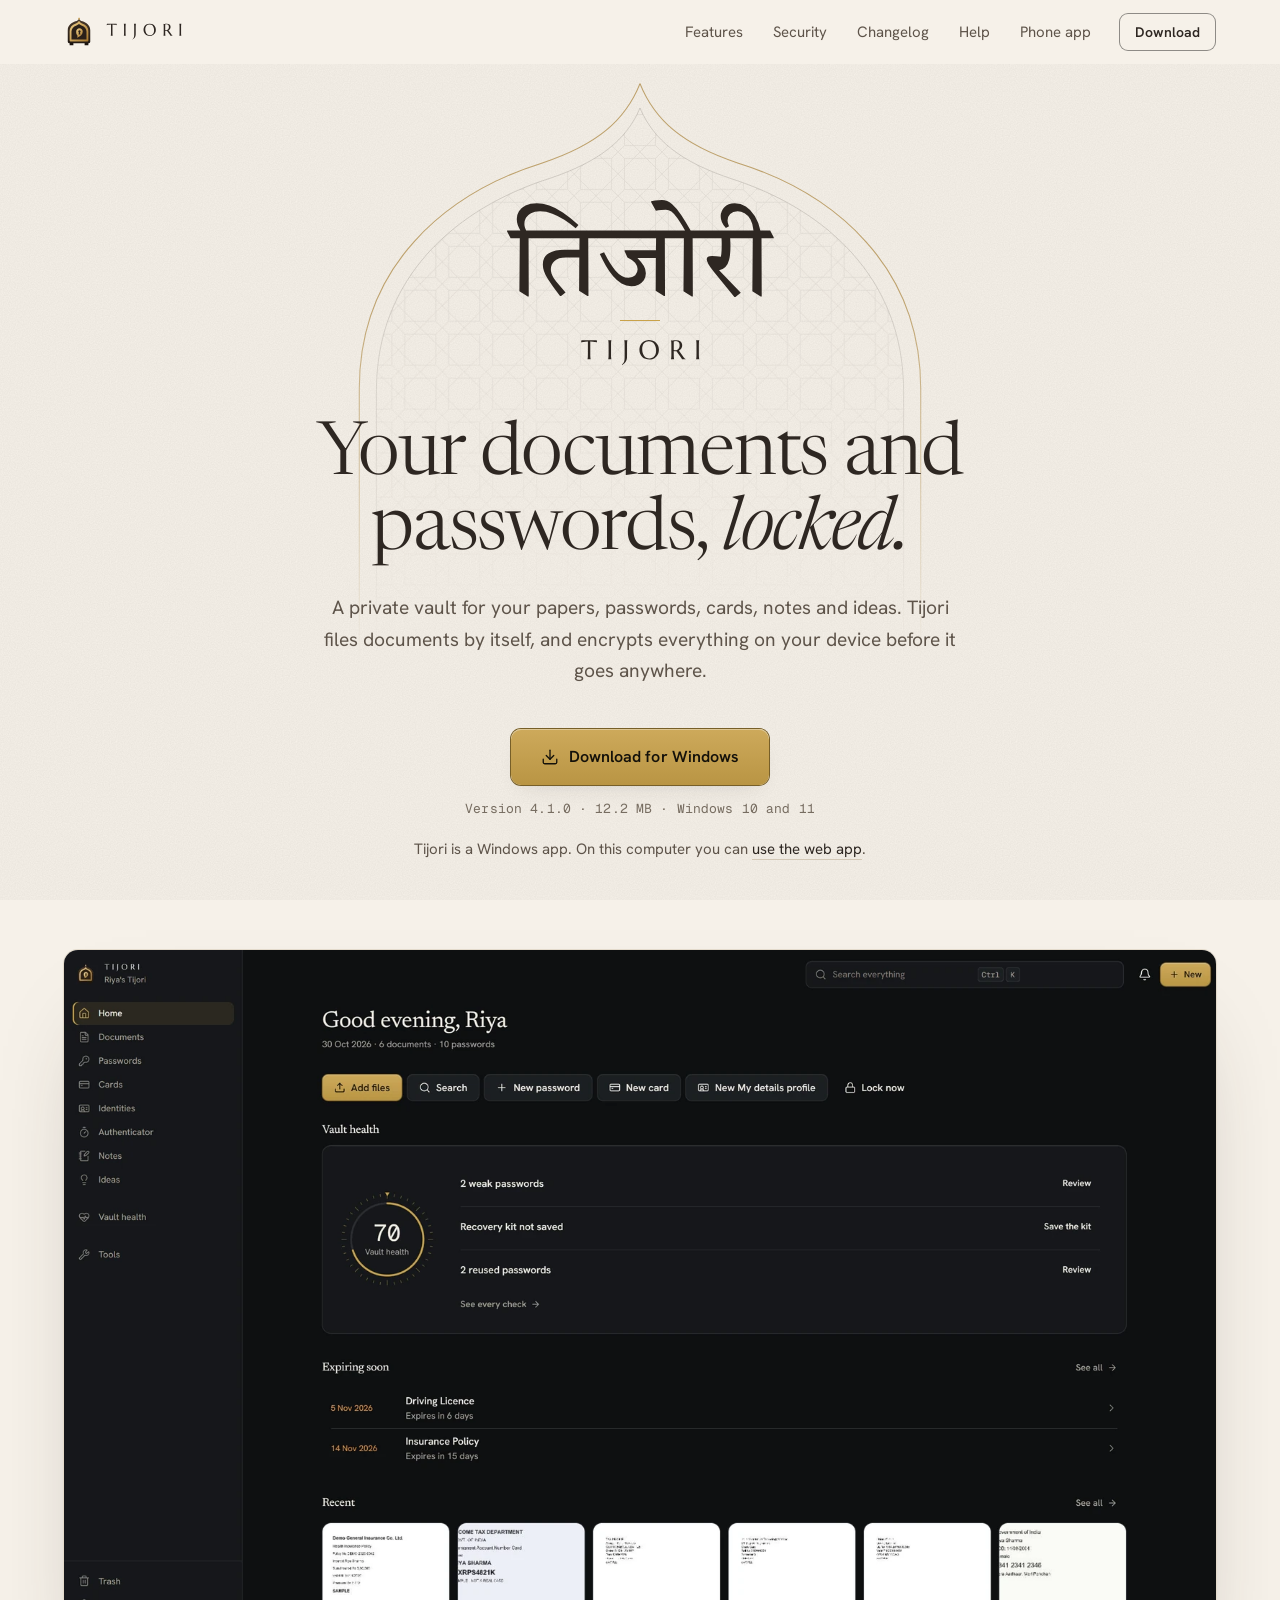
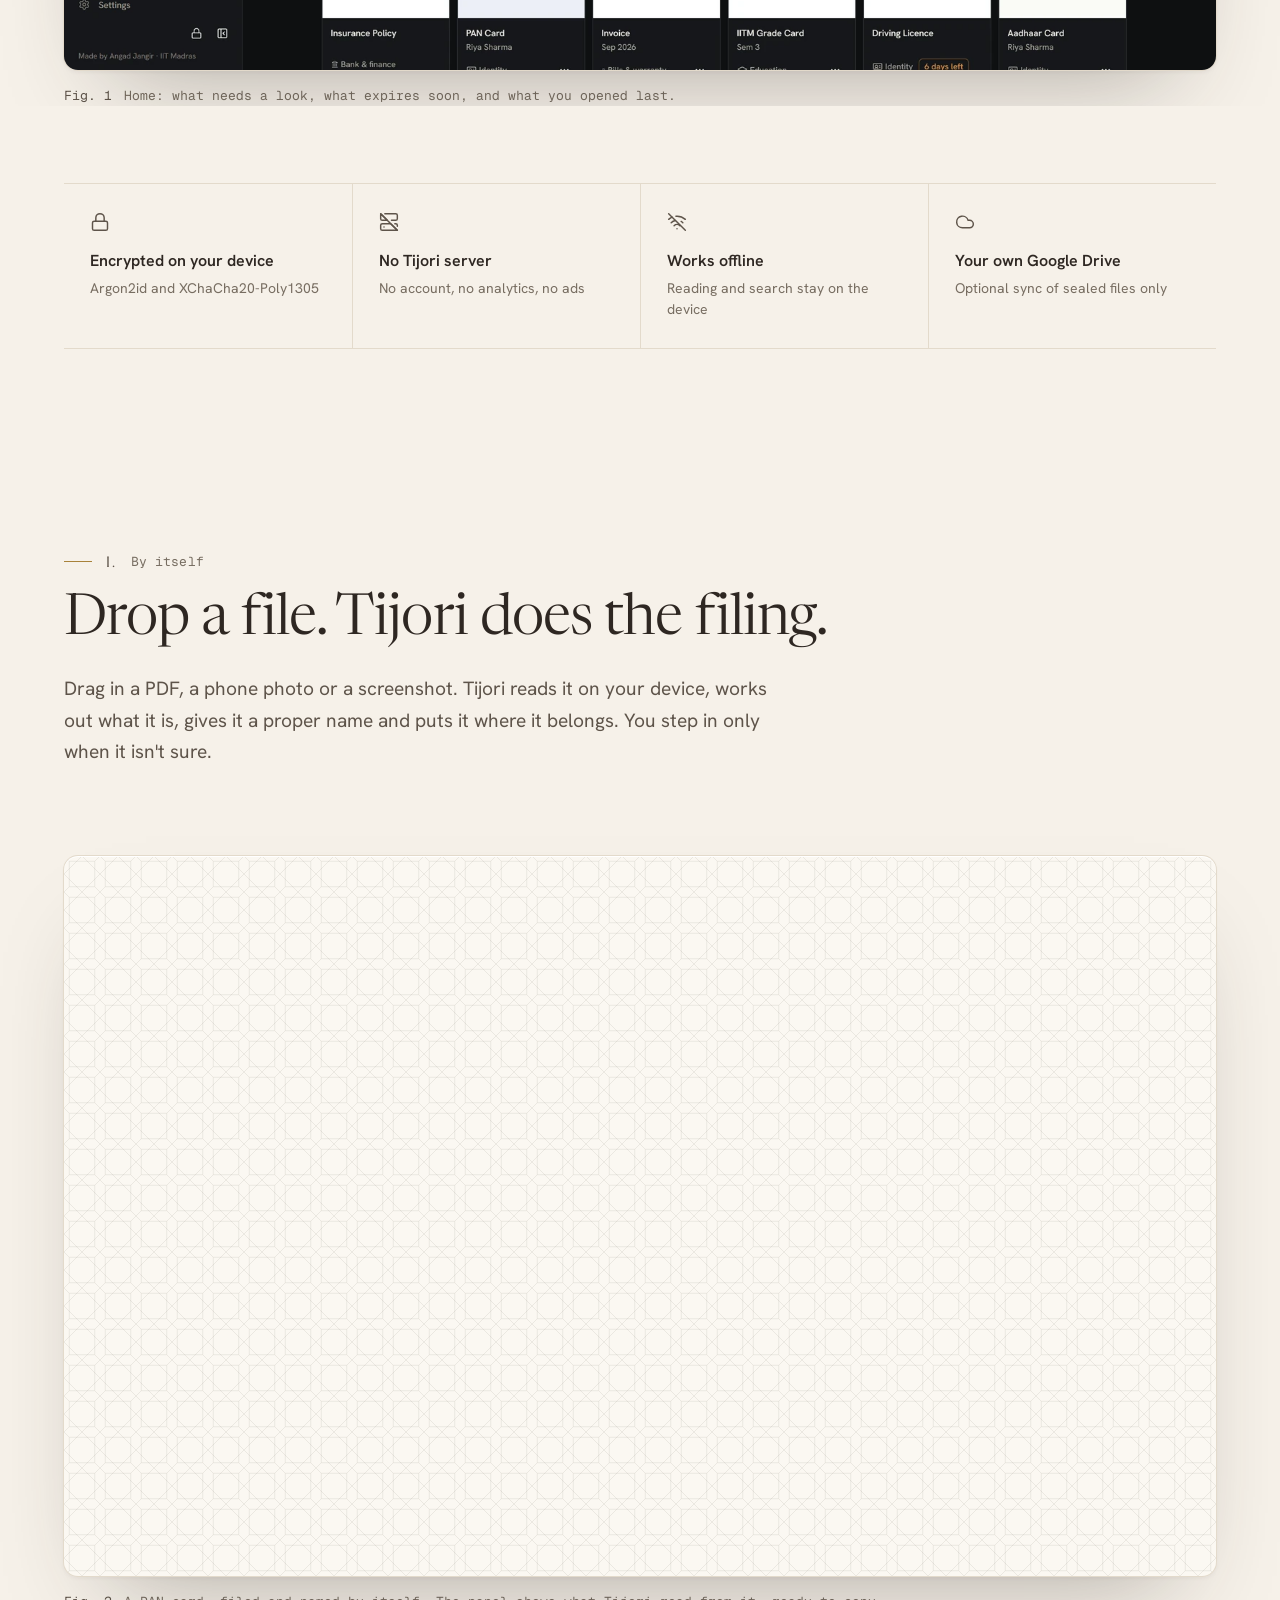
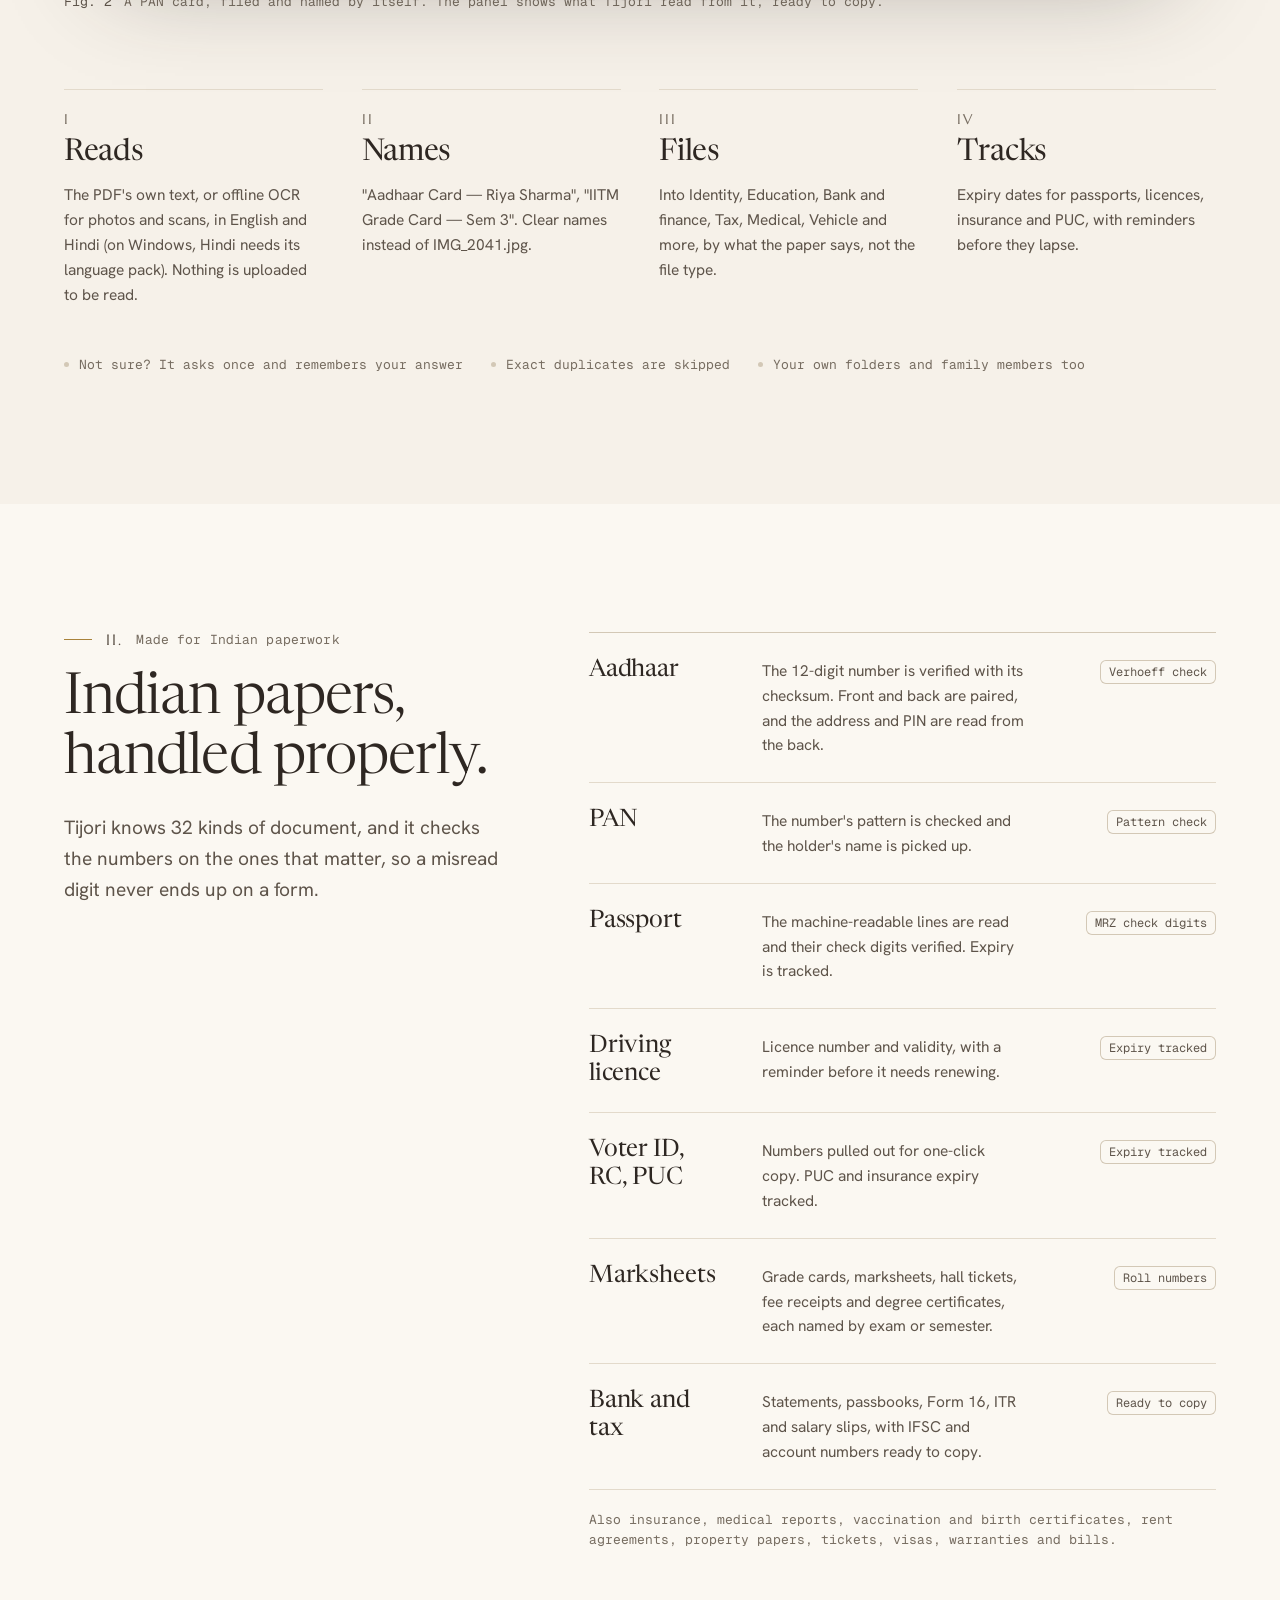
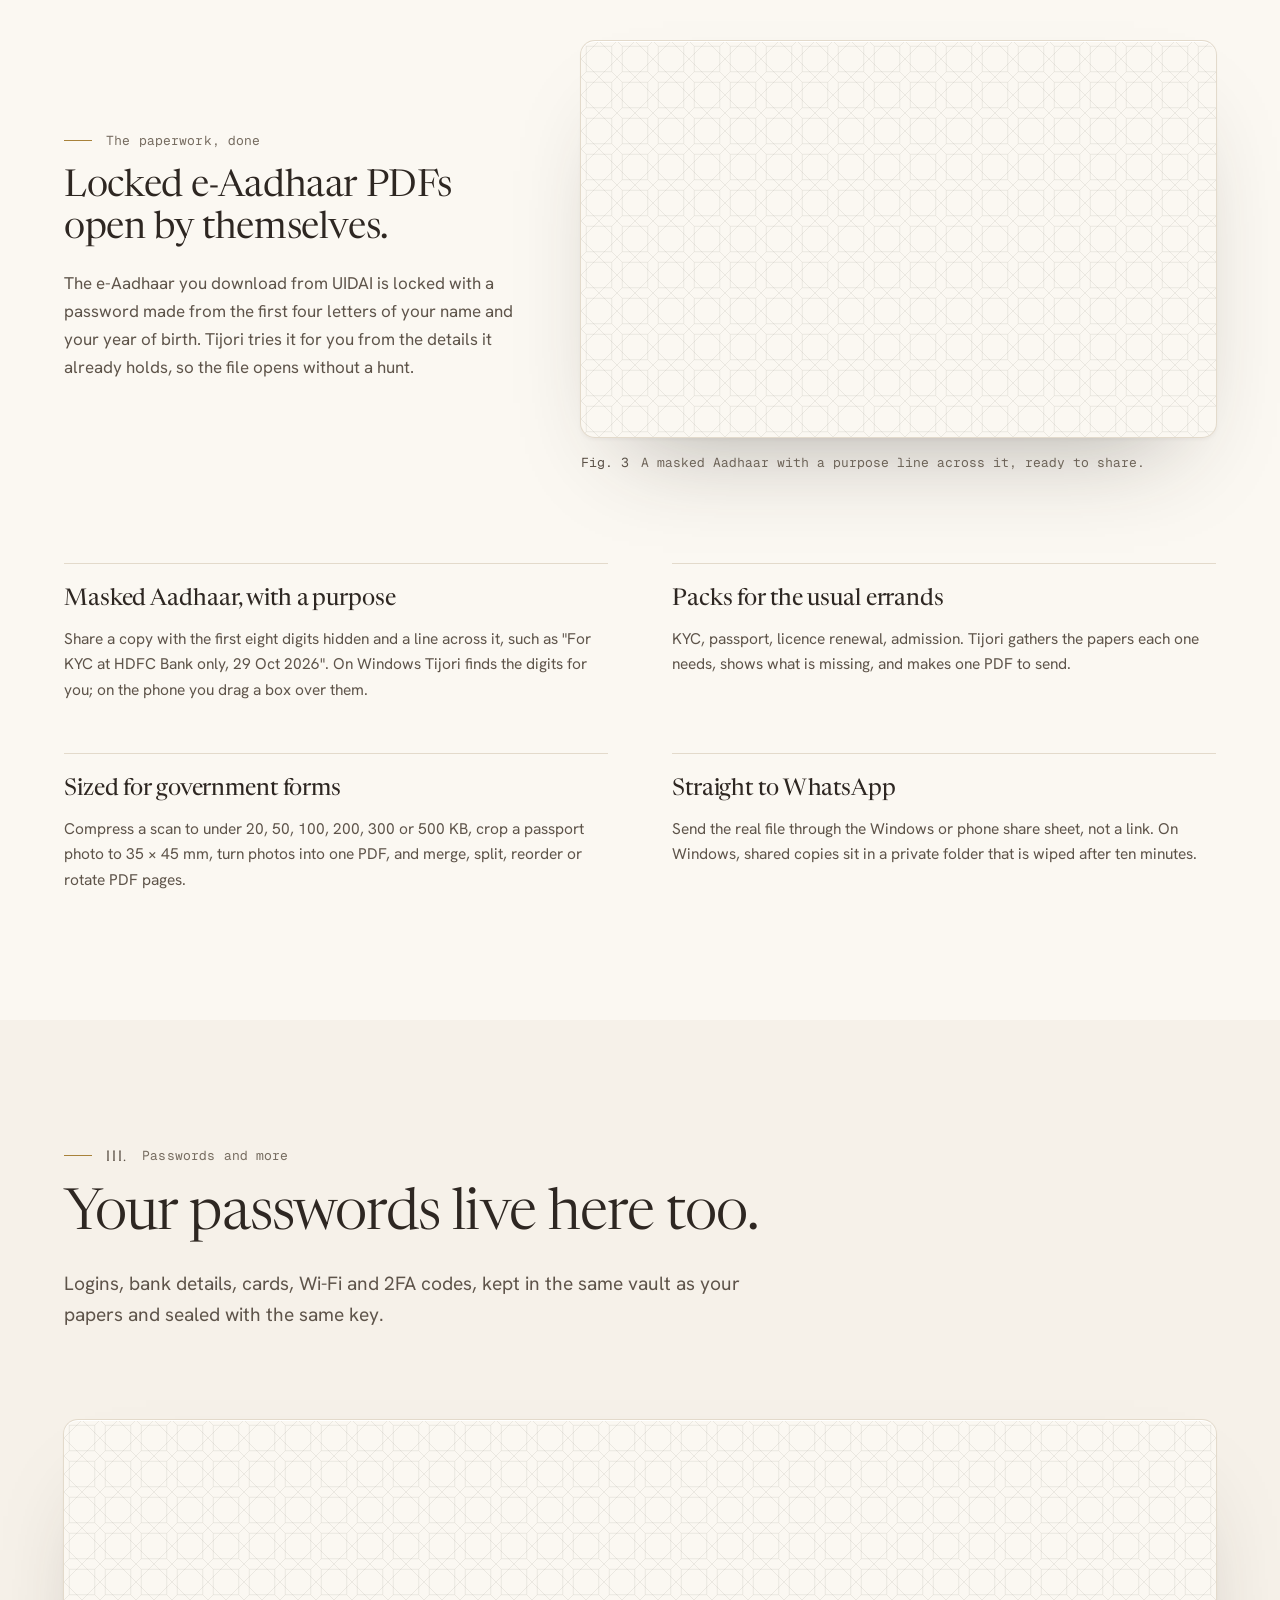
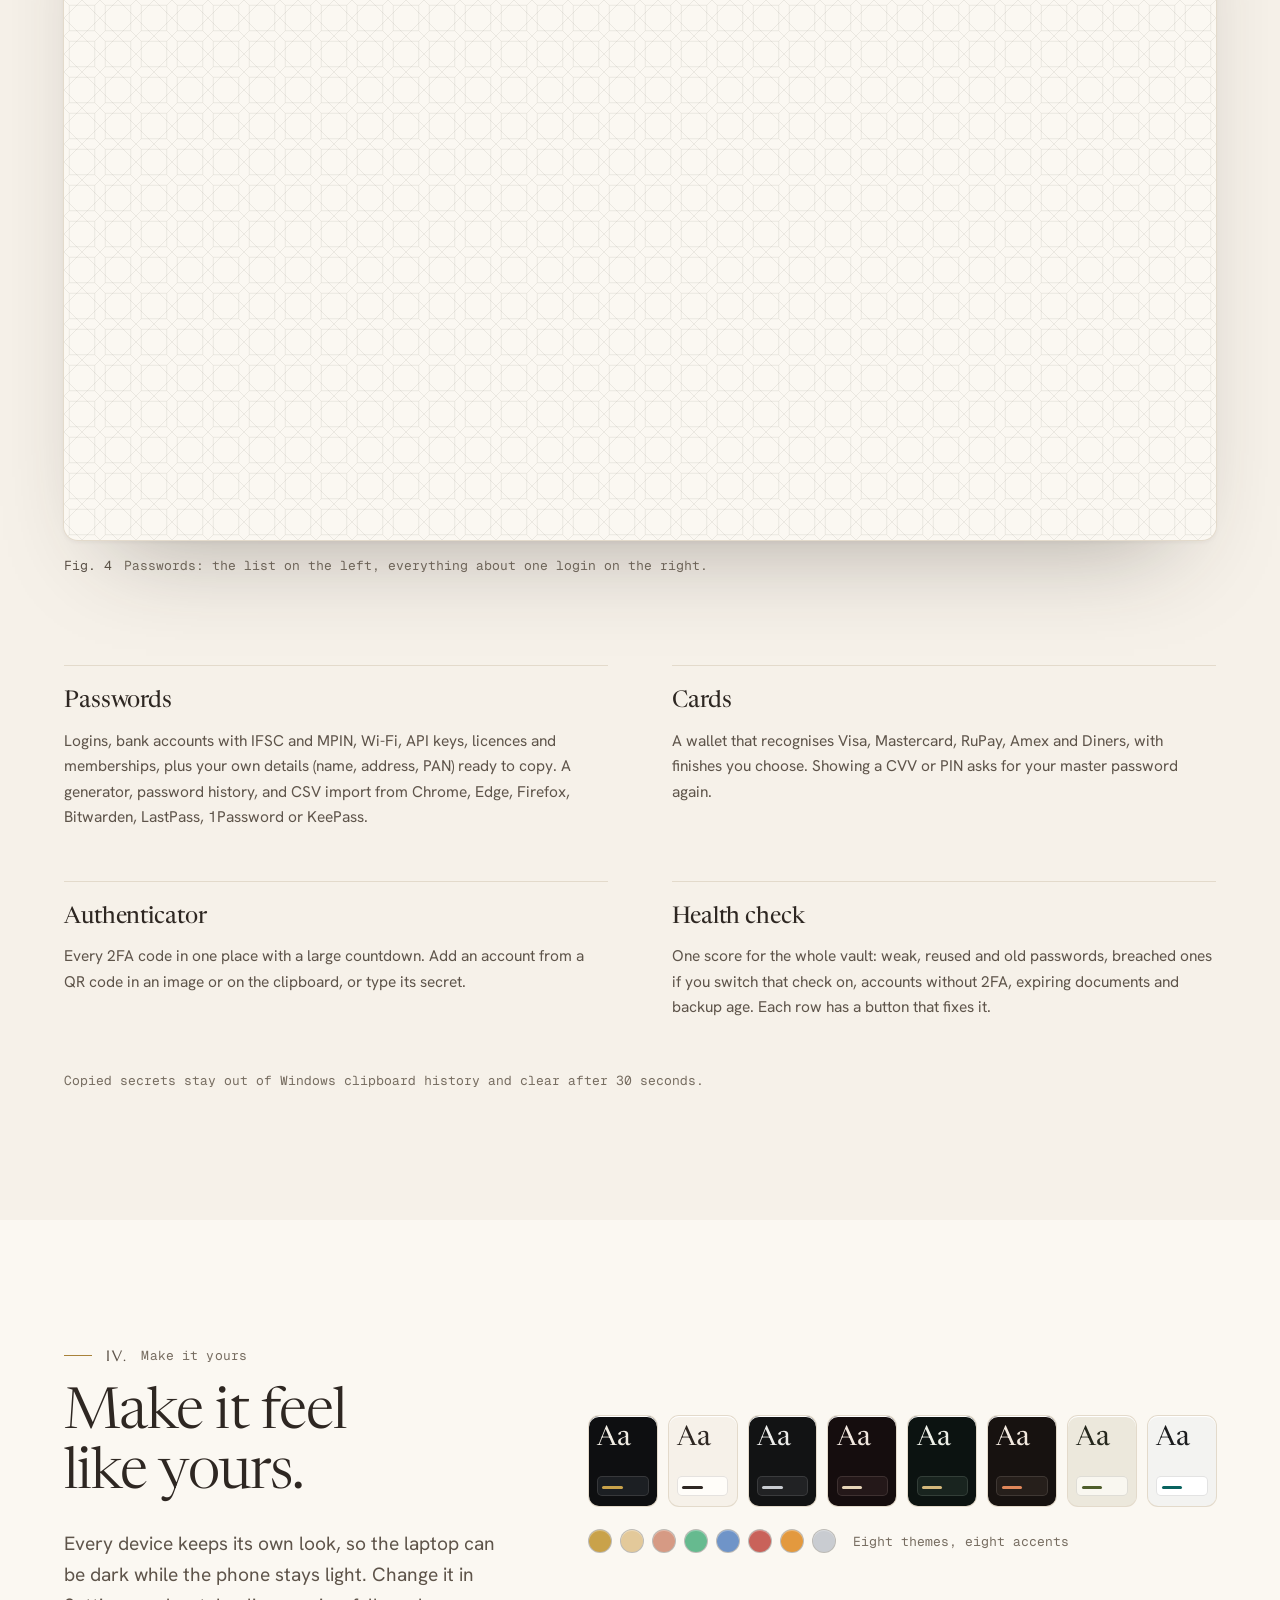
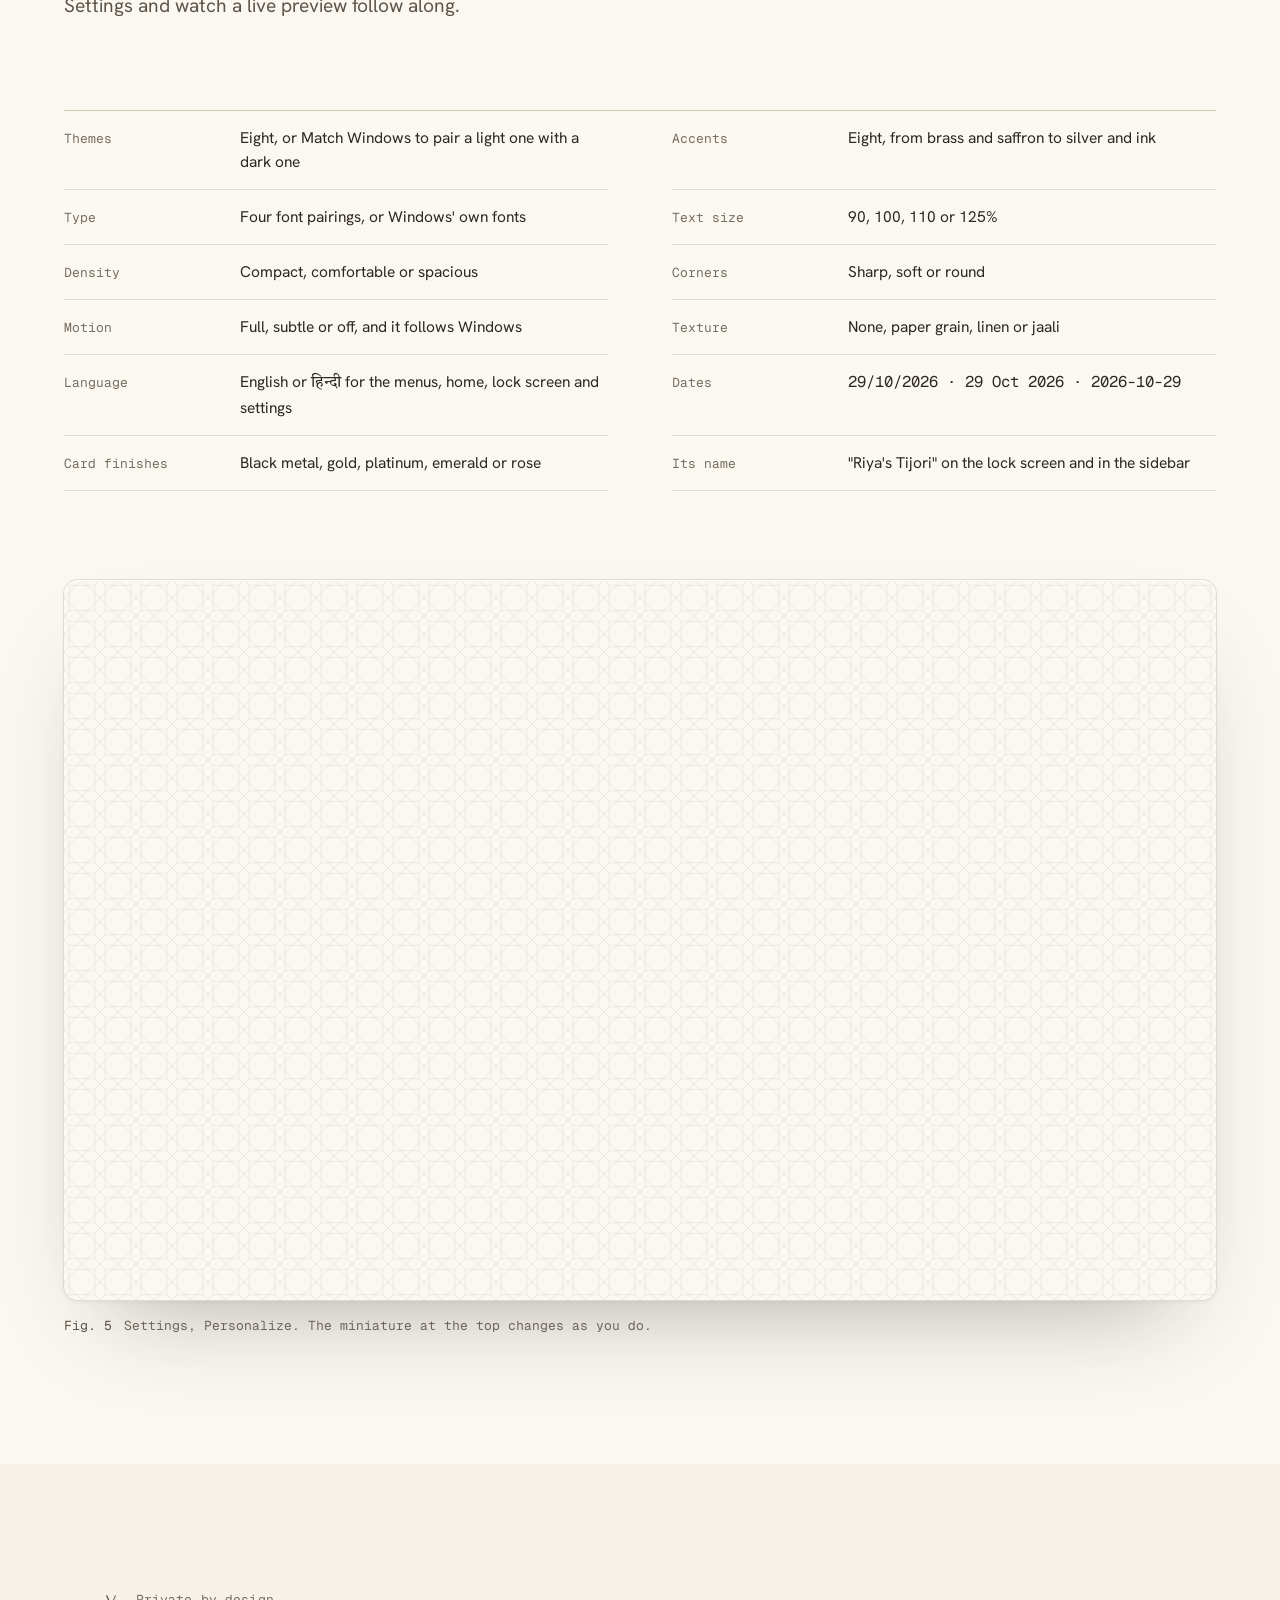
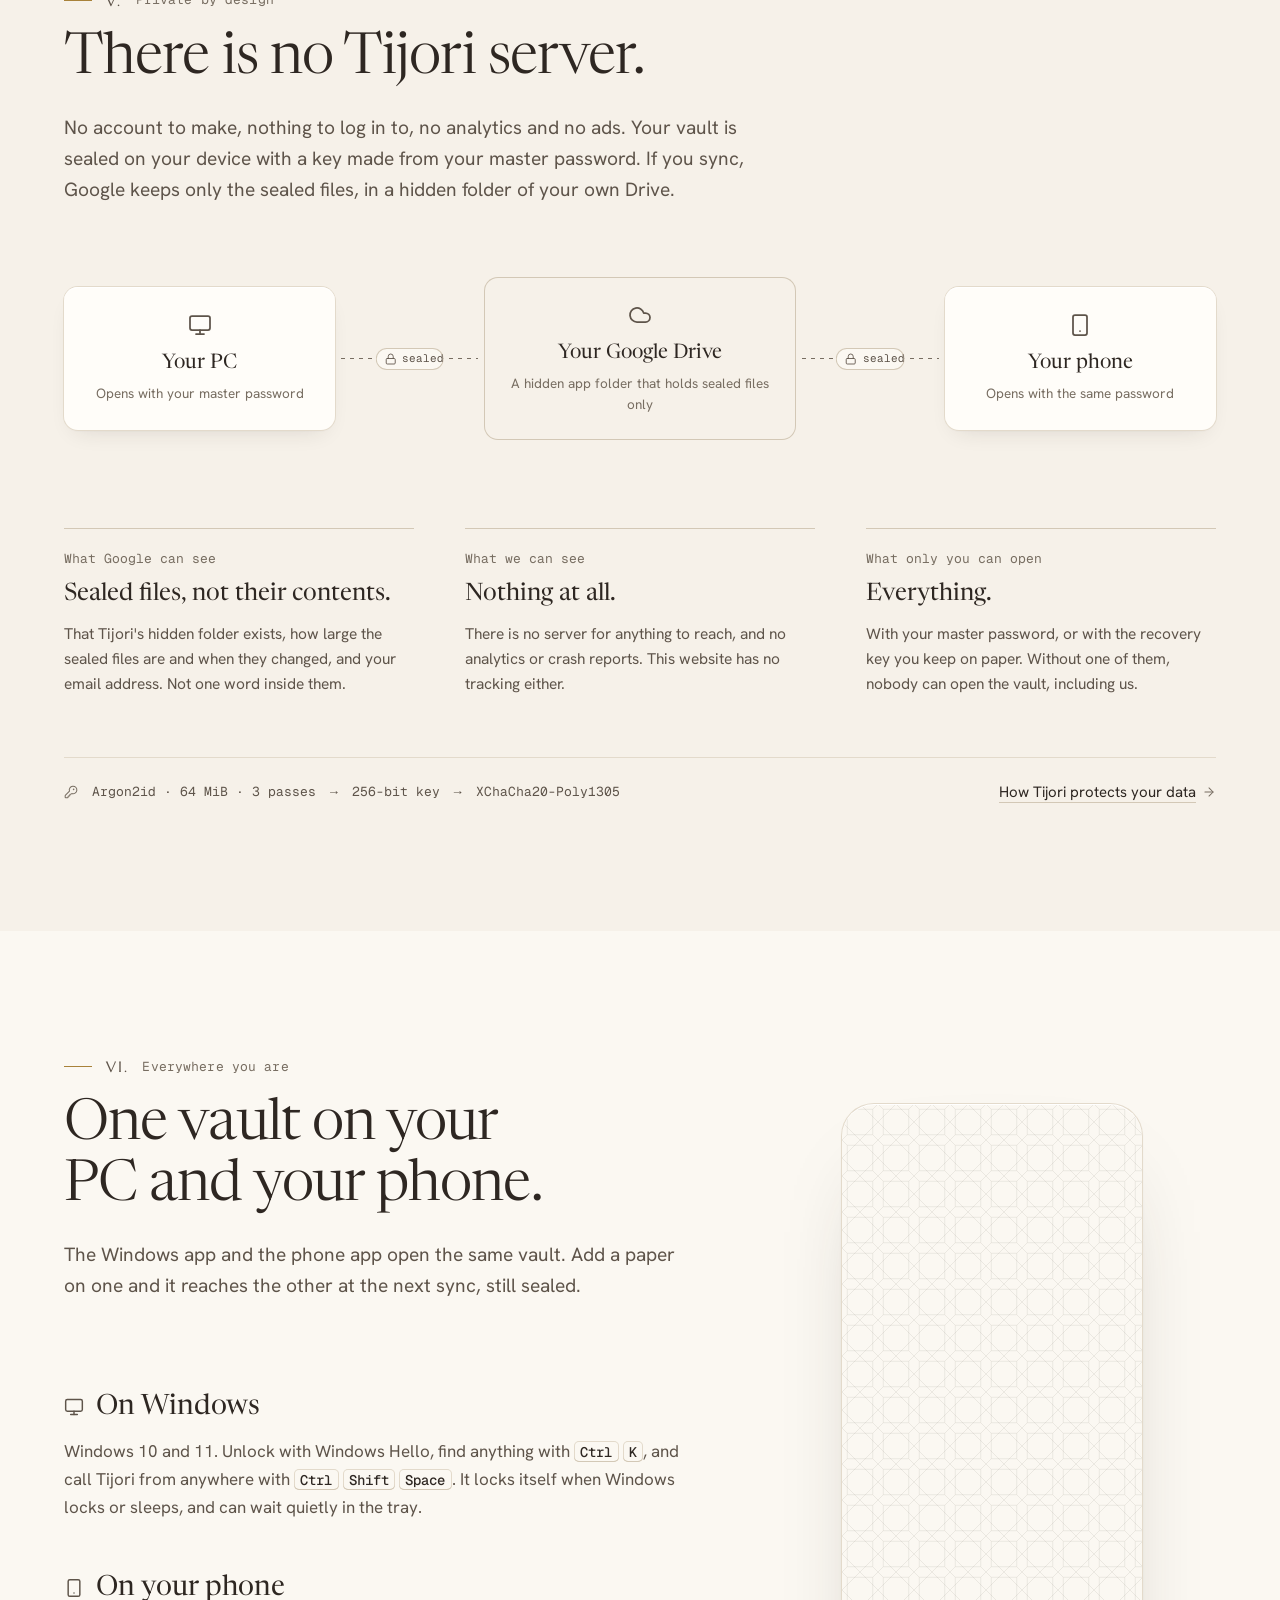
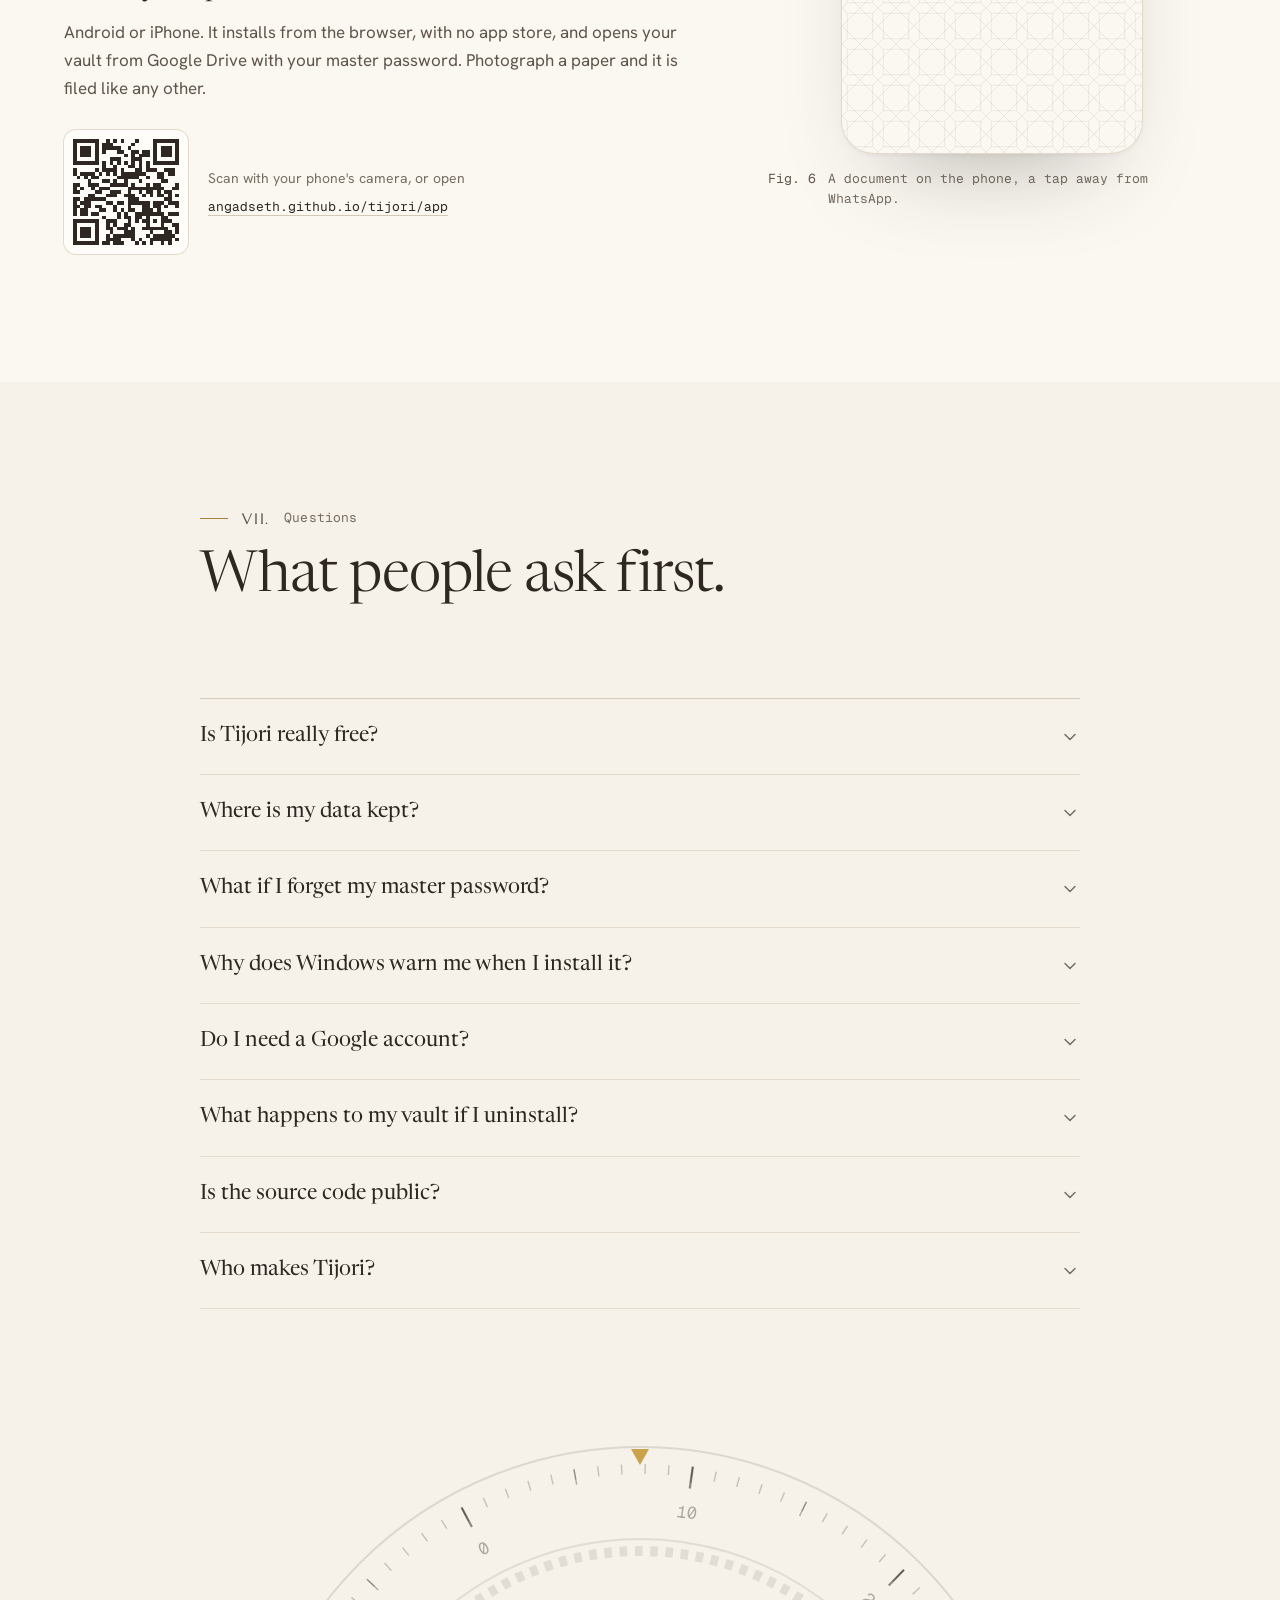
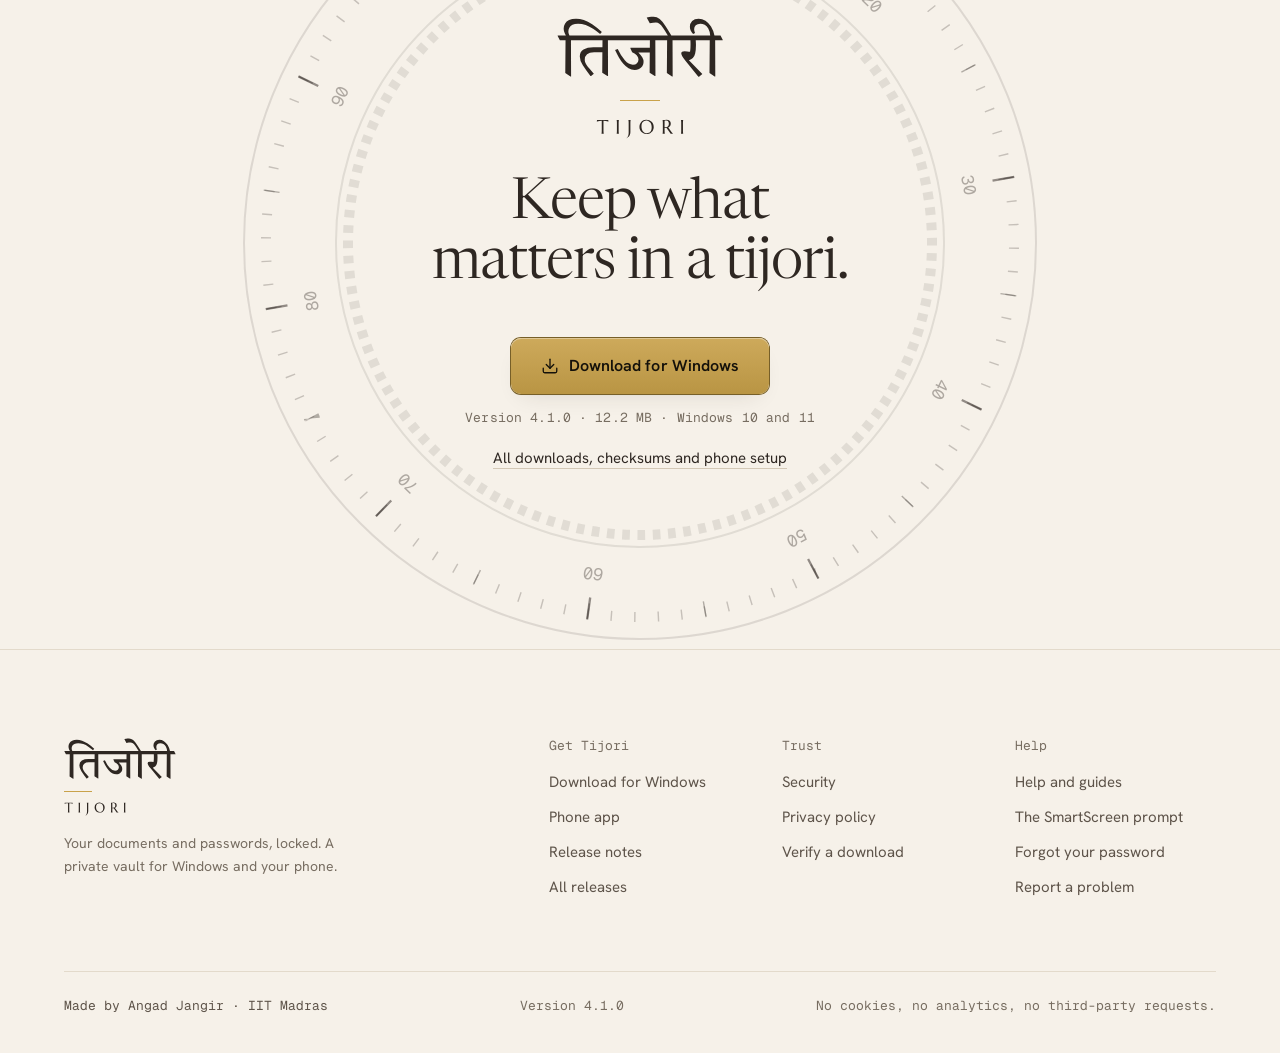
<file: index.html>
<!doctype html>
<html lang="en-IN">
<head>
<meta charset="utf-8">
<meta name="viewport" content="width=device-width, initial-scale=1, viewport-fit=cover">
<meta http-equiv="Content-Security-Policy" content="default-src 'self'; script-src 'self' 'sha256-BFqQ7blmpNGV+Zm6DyrAsztrCsbpglO7n6HIZXKM27Q='; style-src 'self'; img-src 'self' data:; font-src 'self'; connect-src 'self'; manifest-src 'self'; object-src 'none'; base-uri 'self'; form-action 'none'">
<script>(function(d,m){if(m("(display-mode: standalone),(display-mode: fullscreen),(display-mode: minimal-ui)").matches||navigator.standalone===true){location.replace("./app/"+location.search+location.hash);return}var u=navigator.userAgent,p=(navigator.userAgentData&&navigator.userAgentData.platform)||navigator.platform||"";d.dataset.os=/android/i.test(u)?"android":/iphone|ipad|ipod/i.test(u)||(navigator.maxTouchPoints>1&&/mac/i.test(p))?"ios":/win/i.test(p)?"windows":/mac/i.test(p)?"mac":/linux|cros/i.test(p)?"linux":"other";d.classList.add("js")})(document.documentElement,matchMedia)</script>
<title>Tijori: your documents and passwords, locked</title>
<meta name="description" content="A free, private vault for Windows and your phone. Tijori reads, names and files your documents, keeps your passwords and cards, and encrypts everything on your device. No account, no tracking. Syncs through your own Google Drive.">
<link rel="canonical" href="https://angadseth.github.io/tijori/">
<meta name="color-scheme" content="dark light">
<meta name="theme-color" content="#0E0F11" media="(prefers-color-scheme: dark)">
<meta name="theme-color" content="#F6F1E9" media="(prefers-color-scheme: light)">
<link rel="icon" href="favicon.svg" type="image/svg+xml">
<link rel="icon" href="favicon-32.png" sizes="32x32" type="image/png">
<link rel="apple-touch-icon" href="apple-touch-icon.png">
<link rel="preload" href="assets/fonts/newsreader-display-latin-normal.woff2" as="font" type="font/woff2" crossorigin>
<link rel="preload" href="assets/fonts/hanken-grotesk-latin-wght-normal.woff2" as="font" type="font/woff2" crossorigin>
<link rel="stylesheet" href="assets/site.css">
<script src="assets/site.js" defer></script>
<meta property="og:type" content="website">
<meta property="og:site_name" content="Tijori">
<meta property="og:locale" content="en_IN">
<meta property="og:title" content="Tijori: your documents and passwords, locked">
<meta property="og:description" content="A free, private vault for Windows and your phone. Encrypted on your device, synced through your own Google Drive. No account, no tracking.">
<meta property="og:url" content="https://angadseth.github.io/tijori/">
<meta property="og:image" content="https://angadseth.github.io/tijori/og.png">
<meta property="og:image:width" content="1200">
<meta property="og:image:height" content="630">
<meta property="og:image:alt" content="The Tijori wordmark in Devanagari and Latin, with the line: your documents and passwords, locked.">
<meta name="twitter:card" content="summary_large_image">
<meta name="twitter:title" content="Tijori: your documents and passwords, locked">
<meta name="twitter:description" content="A free, private vault for Windows and your phone. Encrypted on your device, synced through your own Google Drive.">
<meta name="twitter:image" content="https://angadseth.github.io/tijori/og.png">
<script type="application/ld+json">{"@context":"https://schema.org","@type":"SoftwareApplication","name":"Tijori","alternateName":"तिजोरी","description":"A private vault for documents, passwords, cards, notes and ideas, encrypted on your device.","applicationCategory":"SecurityApplication","operatingSystem":"Windows 10, Windows 11, Android, iOS","softwareVersion":"4.1.0","datePublished":"2026-10-29","url":"https://angadseth.github.io/tijori/","downloadUrl":"https://angadseth.github.io/tijori/download.html","offers":{"@type":"Offer","price":"0","priceCurrency":"INR"},"author":{"@type":"Person","name":"Angad Jangir","affiliation":{"@type":"CollegeOrUniversity","name":"IIT Madras"}}}</script>
</head>
<body>
<a class="skip" href="#main">Skip to content</a>
<svg class="sr-only" aria-hidden="true" focusable="false"><defs><path id="wm-deva" d="M21.97 90.9H21.01L13.33 85.91L13.71 37.14H5.27L2 30.9V29.94H14.19Q12.47 27.25 11.7 24.61Q10.93 21.97 10.93 19.48Q10.93 15.64 12.9 12.37Q14.87 9.11 18.99 7.04Q23.12 4.98 29.36 4.98Q35.03 4.98 40.88 6.95Q46.74 8.92 53.36 13.33Q59.99 17.75 67.76 24.95L65.17 27.92Q60.08 23.6 54.71 20.1Q49.33 16.6 43.71 14.48Q38.1 12.37 32.34 12.37Q27.25 12.37 24.03 14.05Q20.82 15.73 19.38 18.32Q17.94 20.92 17.94 23.89Q17.94 25.52 18.37 26.96Q18.8 28.4 19.57 29.94H29.75L33.01 36.18V37.14H21.78ZM51.73 90.42H50.77Q43.95 81.59 39.44 74.48Q34.93 67.38 34.93 61.24Q34.93 54.13 40.45 50.92Q45.97 47.7 55.09 47.7H68.63L68.72 37.14H30.9L27.63 30.9V29.94H84.75L88.02 36.18V37.14H76.79L76.98 90.42H76.02L68.34 85.43L68.53 54.9H56.15Q49.14 54.9 45.73 58.02Q42.32 61.14 42.32 65.65Q42.32 67.76 42.95 69.68Q43.57 71.6 45.06 73.91Q46.55 76.21 49.19 79.33Q51.83 82.45 55.86 87.06ZM116.53 81.3Q111.63 81.3 107.46 78.85Q103.28 76.4 99.73 72.23Q96.18 68.05 93.15 62.77Q90.13 57.49 87.44 51.73L91.38 50Q96.37 60.47 101.94 67Q107.51 73.52 113.94 73.52Q117.87 73.52 120.08 71.27Q122.29 69.01 122.29 65.84Q122.29 62.77 119.94 59.84Q117.59 56.92 112.88 54.8L110.29 49.24V48.18H139.19L139.28 37.14H85.91L82.64 30.9V29.94H155.31L158.58 36.18V37.14H147.35L147.54 90.42H146.58L138.9 85.43L139.09 55.38H122.1Q125.94 59.32 127.91 62.58Q129.87 65.84 129.87 69.49Q129.87 73.24 128 75.88Q126.13 78.52 123.11 79.91Q120.08 81.3 116.53 81.3ZM184.21 37.14H172.98L173.17 90.9H172.21L164.53 85.91L164.91 37.14H156.47L153.2 30.9V29.94H165.97Q161.84 22.84 158.96 18.71Q155.79 14.39 153.39 12.61Q150.99 10.84 148.31 10.84Q146.77 10.84 144.03 11.12Q141.3 11.41 139.09 11.89L134.67 3.73L134.77 3.06Q138.51 2.39 141.2 2.2Q143.89 2 144.75 2Q149.65 2 153.87 5.65Q158.1 9.3 162.42 15.83Q166.45 21.97 171.15 29.94H180.95L184.21 36.18ZM212.43 91.38H211.47L192.47 68.05Q188.91 63.73 187.43 61Q185.94 58.26 185.94 56.63Q185.94 53.56 190.83 53.56Q192.27 53.56 194.77 53.75Q197.27 53.94 198.99 54.13Q199.47 51.73 199.62 48.61Q199.76 45.49 199.76 43.19Q199.76 41.17 199.71 39.73Q199.67 38.29 199.57 37.14H182.1L178.83 30.9V29.94H218.77L222.03 36.18V37.14H207.54Q207.63 38.96 207.73 41.17Q207.83 43.38 207.83 44.24Q207.83 52.12 206.67 56.72Q205.52 61.33 203.17 63.64Q200.82 65.94 197.36 66.71L217.33 87.35ZM236.63 90.9H235.67L227.99 85.91L228.37 37.14H219.92L216.66 30.9V29.94H229.04Q228.37 23.51 226.16 19.67Q223.95 15.83 220.83 14.1Q217.71 12.37 214.35 12.37Q209.94 12.37 207.54 14.72Q205.14 17.08 205.14 20.72Q205.14 23.22 206.48 26.2L203.6 27.83Q201.2 25.33 200 22.5Q198.8 19.67 198.8 16.88Q198.8 12.08 202.16 8.53Q205.52 4.98 211.76 4.98Q217.23 4.98 221.99 8Q226.74 11.03 230.24 16.64Q233.75 22.26 235.38 29.94H244.4L247.67 36.18V37.14H236.43Z"/><path id="wm-latin" d="M74.24 131.3Q72.74 131.3 71.54 131.44Q70.33 131.57 69.46 131.72Q68.44 131.91 67.64 132.14L68.01 130.08Q68.16 130.1 68.47 130.11Q68.77 130.12 69.14 130.13Q69.52 130.15 69.93 130.15Q70.34 130.16 70.71 130.17Q71.08 130.17 71.37 130.18Q71.65 130.18 71.78 130.18H79.03Q79.15 130.18 79.44 130.18Q79.73 130.17 80.09 130.17Q80.46 130.16 80.87 130.15Q81.29 130.15 81.66 130.13Q82.04 130.12 82.34 130.11Q82.65 130.1 82.8 130.08L83.17 132.14Q82.35 131.91 81.34 131.72Q80.46 131.57 79.26 131.44Q78.05 131.3 76.55 131.3V143.43Q76.55 144.51 76.58 145.31Q76.62 146.12 76.66 146.7Q76.7 147.29 76.77 147.68Q76.84 148.07 76.92 148.34V148.39H73.89V148.34Q73.96 148.07 74.03 147.68Q74.09 147.29 74.14 146.7Q74.19 146.12 74.22 145.31Q74.24 144.51 74.24 143.43ZM93.94 148.34Q94.01 148.07 94.08 147.68Q94.14 147.29 94.19 146.7Q94.24 146.12 94.27 145.31Q94.29 144.51 94.29 143.43V135.16Q94.29 134.08 94.27 133.28Q94.24 132.47 94.19 131.88Q94.14 131.29 94.08 130.9Q94.01 130.5 93.94 130.24V130.18H96.97V130.24Q96.89 130.5 96.82 130.9Q96.75 131.29 96.71 131.88Q96.67 132.47 96.63 133.28Q96.6 134.08 96.6 135.16V143.43Q96.6 144.51 96.63 145.31Q96.67 146.12 96.71 146.7Q96.75 147.29 96.82 147.68Q96.89 148.07 96.97 148.34V148.39H93.94ZM112.13 145.76Q112.13 147.48 111.78 148.73Q111.43 149.99 110.81 150.96Q110.18 151.93 109.32 152.69Q108.46 153.46 107.45 154.19L107.22 153.87Q108.1 153.07 108.61 152.21Q109.12 151.35 109.4 150.36Q109.67 149.38 109.75 148.24Q109.82 147.11 109.82 145.76V135.16Q109.82 134.08 109.8 133.28Q109.77 132.47 109.72 131.88Q109.67 131.29 109.6 130.9Q109.53 130.5 109.45 130.24V130.18H112.5V130.24Q112.42 130.5 112.35 130.9Q112.28 131.29 112.23 131.88Q112.18 132.47 112.16 133.28Q112.13 134.08 112.13 135.16ZM133.17 129.88Q135.29 129.88 137.09 130.57Q138.89 131.26 140.19 132.51Q141.5 133.77 142.24 135.52Q142.97 137.27 142.97 139.39Q142.97 140.6 142.69 141.76Q142.41 142.93 141.88 143.97Q141.34 145.01 140.55 145.9Q139.76 146.78 138.75 147.42Q137.74 148.06 136.52 148.42Q135.31 148.78 133.9 148.78Q131.78 148.78 129.98 148.1Q128.18 147.43 126.88 146.18Q125.57 144.94 124.83 143.19Q124.1 141.45 124.1 139.31Q124.1 138.11 124.37 136.94Q124.65 135.77 125.19 134.72Q125.73 133.66 126.51 132.78Q127.29 131.9 128.3 131.25Q129.31 130.6 130.54 130.24Q131.76 129.88 133.17 129.88ZM133.9 147.64Q135.31 147.64 136.47 147.13Q137.64 146.63 138.49 145.66Q139.33 144.7 139.8 143.31Q140.27 141.92 140.27 140.15Q140.27 138.2 139.82 136.53Q139.37 134.86 138.48 133.63Q137.59 132.41 136.26 131.71Q134.94 131.02 133.17 131.02Q131.76 131.02 130.6 131.52Q129.43 132.03 128.58 132.98Q127.74 133.93 127.27 135.31Q126.8 136.7 126.8 138.46Q126.8 140.4 127.24 142.09Q127.69 143.77 128.58 145Q129.47 146.23 130.8 146.94Q132.13 147.64 133.9 147.64ZM157.35 143.43Q157.35 144.51 157.38 145.31Q157.41 146.12 157.46 146.7Q157.5 147.29 157.57 147.68Q157.64 148.07 157.72 148.34V148.39H154.67V148.34Q154.75 148.07 154.82 147.68Q154.89 147.29 154.93 146.7Q154.97 146.12 155.01 145.32Q155.04 144.52 155.04 143.43V135.16Q155.04 134.08 155.01 133.28Q154.97 132.47 154.93 131.89Q154.89 131.3 154.82 130.9Q154.75 130.5 154.67 130.24V130.18L155.2 130.24Q155.44 130.26 155.74 130.27Q156.04 130.27 156.36 130.27Q156.85 130.27 157.7 130.15Q158.54 130.03 159.85 130.03Q161.07 130.03 162.1 130.36Q163.14 130.69 163.9 131.33Q164.66 131.96 165.09 132.88Q165.51 133.8 165.51 134.97Q165.51 135.89 165.28 136.67Q165.04 137.45 164.62 138.08Q164.19 138.72 163.59 139.2Q163 139.69 162.26 140.02L166.72 146.28Q167.05 146.75 167.33 147.1Q167.62 147.44 167.88 147.69Q168.14 147.93 168.38 148.09Q168.62 148.25 168.88 148.34V148.39H165.21Q165.17 148.15 164.96 147.75Q164.75 147.35 164.47 146.96L159.98 140.62Q159.68 140.65 159.39 140.66Q159.1 140.68 158.8 140.68Q158.44 140.68 158.08 140.66Q157.72 140.63 157.35 140.57ZM157.35 139.58Q157.69 139.66 158.05 139.69Q158.4 139.72 158.73 139.72Q159.68 139.72 160.47 139.43Q161.26 139.15 161.81 138.56Q162.36 137.98 162.67 137.11Q162.97 136.24 162.97 135.07Q162.97 134.12 162.76 133.35Q162.54 132.57 162.12 132.03Q161.69 131.49 161.04 131.19Q160.4 130.9 159.53 130.9Q158.66 130.9 158.14 130.98Q157.62 131.07 157.35 131.18ZM178.99 148.34Q179.06 148.07 179.13 147.68Q179.19 147.29 179.24 146.7Q179.29 146.12 179.32 145.31Q179.34 144.51 179.34 143.43V135.16Q179.34 134.08 179.32 133.28Q179.29 132.47 179.24 131.88Q179.19 131.29 179.13 130.9Q179.06 130.5 178.99 130.24V130.18H182.02V130.24Q181.94 130.5 181.87 130.9Q181.8 131.29 181.76 131.88Q181.71 132.47 181.68 133.28Q181.65 134.08 181.65 135.16V143.43Q181.65 144.51 181.68 145.31Q181.71 146.12 181.76 146.7Q181.8 147.29 181.87 147.68Q181.94 148.07 182.02 148.34V148.39H178.99Z"/></defs></svg>

<header class="site-head">
  <div class="wrap head-in">
    <a class="brand" href="./" aria-label="Tijori home">
      <img src="assets/brand/logo.svg" width="30" height="30" alt="">
      <svg class="wm-latin" viewBox="66.64 128.88 116.38 26.31" aria-hidden="true"><use href="#wm-latin"/></svg>
    </a>
    <nav class="nav" aria-label="Main">
      <a href="#features">Features</a>
      <a href="security.html">Security</a>
      <a href="changelog.html">Changelog</a>
      <a href="help.html">Help</a>
      <a href="app/">Phone app</a>
    </nav>
    <a class="btn btn--line btn--sm head-cta" href="download.html">Download</a>
    <details class="menu">
      <summary aria-label="Menu"><svg class="icon i-open" aria-hidden="true"><use href="assets/icons.svg#i-menu"/></svg><svg class="icon i-close" aria-hidden="true"><use href="assets/icons.svg#i-x"/></svg></summary>
      <div class="menu-panel">
        <ul>
          <li><a href="#features">Features</a></li>
          <li><a href="security.html">Security</a></li>
          <li><a href="changelog.html">Changelog</a></li>
          <li><a href="help.html">Help</a></li>
          <li><a href="privacy.html">Privacy</a></li>
        </ul>
        <a class="btn btn--brass" href="app/">Open the phone app</a>
        <p class="menu-note">Installs from your browser. No app store.</p>
      </div>
    </details>
  </div>
</header>

<main id="main">
  <section class="hero" aria-labelledby="hero-title">
    <svg class="hero-arch" viewBox="-24 -10 508 780" aria-hidden="true" focusable="false">
      <defs>
        <pattern id="jaali" width="36" height="36" x="32" y="4" patternUnits="userSpaceOnUse">
          <path d="M18 0 36 18 18 36 0 18ZM5.27 5.27h25.46v25.46H5.27ZM0 0l5.27 5.27M36 0l-5.27 5.27M36 36l-5.27-5.27M0 36l5.27-5.27" fill="none" stroke="currentColor" stroke-width=".6"/>
        </pattern>
        <clipPath id="arch-in"><path d="M14 272C14 178 80 122 155 98 197 84 219 66 230 40c11 26 33 44 75 58 75 24 141 80 141 174v498H14Z"/></clipPath>
        <linearGradient id="arch-fade" x1="0" y1="0" x2="0" y2="1"><stop offset=".25" stop-color="#fff"/><stop offset=".64" stop-color="#fff" stop-opacity="0"/></linearGradient>
        <mask id="arch-mask" maskUnits="userSpaceOnUse" x="-24" y="-10" width="508" height="780"><rect x="-24" y="-10" width="508" height="780" fill="url(#arch-fade)"/></mask>
      </defs>
      <g mask="url(#arch-mask)">
        <rect class="arch-jaali" x="0" y="0" width="460" height="770" fill="url(#jaali)" clip-path="url(#arch-in)"/>
        <path class="arch-inner" d="M14 770V272C14 178 80 122 155 98 197 84 219 66 230 40c11 26 33 44 75 58 75 24 141 80 141 174v498"/>
        <path class="arch-line" pathLength="1" d="M0 770V270C0 170 70 110 150 85 195 70 218 50 230 20"/>
        <path class="arch-line" pathLength="1" d="M460 770V270C460 170 390 110 310 85 265 70 242 50 230 20"/>
      </g>
    </svg>

    <div class="wrap">
      <p class="lockup" role="img" aria-label="Tijori, तिजोरी">
        <svg class="wm-deva" viewBox="1 1 247.67 91.38" aria-hidden="true"><use href="#wm-deva"/></svg>
        <span class="rule"></span>
        <svg class="wm-latin" viewBox="66.64 128.88 116.38 26.31" aria-hidden="true"><use href="#wm-latin"/></svg>
      </p>
      <h1 class="d-hero" id="hero-title">Your documents and passwords, <i>locked.</i></h1>
      <p class="lead">A private vault for your papers, passwords, cards, notes and ideas. Tijori files documents by itself, and encrypts everything on your device before it goes anywhere.</p>

      <div class="cta not-phone">
        <a class="btn btn--brass" href="https://github.com/angadseth/tijori/releases/latest" data-href="setup">
          <svg class="icon" aria-hidden="true"><use href="assets/icons.svg#i-download"/></svg>Download for Windows
        </a>
        <p class="cta-meta" data-v="line" data-pending="Releasing today · Windows 10 and 11">Free · Windows 10 and 11, 64-bit</p>
        <p class="cta-alt only-other">Tijori is a Windows app. On this computer you can <a class="link" href="app/">use the web app</a>.</p>
        <p class="cta-alt not-other">Or <a class="link" href="#phone">use it on your phone</a></p>
      </div>
      <div class="cta only-phone">
        <a class="btn btn--brass" href="app/">
          <svg class="icon" aria-hidden="true"><use href="assets/icons.svg#i-smartphone"/></svg>Open Tijori on this phone
        </a>
        <p class="cta-meta">Installs from your browser. No app store, no account.</p>
        <p class="cta-alt">Or <a class="link" href="download.html">get it for Windows</a></p>
      </div>

      <figure class="reveal shot-pair">
        <div class="frame shot-desktop"><img src="assets/shots/home-desktop.webp" width="1600" height="1000" alt="Tijori's home screen on Windows: a greeting, quick actions, vault health, documents that expire soon and recent items." fetchpriority="high" decoding="async"></div>
        <div class="frame frame--phone shot-phone"><img src="assets/shots/home-phone.webp" width="780" height="1688" alt="Tijori's home screen on a phone." loading="lazy" decoding="async"></div>
        <figcaption><span class="fig">Fig. 1</span><span>Home: what needs a look, what expires soon, and what you opened last.</span></figcaption>
      </figure>
    </div>
  </section>

  <section class="sec--tight" aria-label="In short">
    <div class="wrap">
      <ul class="facts">
        <li class="fact"><svg class="icon" aria-hidden="true"><use href="assets/icons.svg#i-lock"/></svg><b>Encrypted on your device</b><span>Argon2id and XChaCha20-Poly1305</span></li>
        <li class="fact"><svg class="icon" aria-hidden="true"><use href="assets/icons.svg#i-server-off"/></svg><b>No Tijori server</b><span>No account, no analytics, no ads</span></li>
        <li class="fact"><svg class="icon" aria-hidden="true"><use href="assets/icons.svg#i-wifi-off"/></svg><b>Works offline</b><span>Reading and search stay on the device</span></li>
        <li class="fact"><svg class="icon" aria-hidden="true"><use href="assets/icons.svg#i-cloud"/></svg><b>Your own Google Drive</b><span>Optional sync of sealed files only</span></li>
      </ul>
    </div>
  </section>

  <section class="sec" id="features" aria-labelledby="by-itself">
    <div class="wrap">
      <header class="sec-head">
        <p class="eyebrow"><span class="roman">I.</span>By itself</p>
        <h2 class="d1" id="by-itself">Drop a file. Tijori does the filing.</h2>
        <p class="lead">Drag in a PDF, a phone photo or a screenshot. Tijori reads it on your device, works out what it is, gives it a proper name and puts it where it belongs. You step in only when it isn't sure.</p>
      </header>
      <figure class="reveal">
        <div class="frame"><img src="assets/shots/library-desktop.webp" width="1600" height="1000" alt="A sample PAN card open in Tijori: the scan on the left; its name, folder, owner and the PAN number Tijori read from it on the right, ready to copy." loading="lazy" decoding="async"></div>
        <figcaption><span class="fig">Fig. 2</span><span>A PAN card, filed and named by itself. The panel shows what Tijori read from it, ready to copy.</span></figcaption>
      </figure>
      <ol class="verbs">
        <li class="verb"><span class="roman">I</span><h3>Reads</h3><p>The PDF's own text, or offline OCR for photos and scans, in English and Hindi (on Windows, Hindi needs its language pack). Nothing is uploaded to be read.</p></li>
        <li class="verb"><span class="roman">II</span><h3>Names</h3><p>"Aadhaar Card — Riya Sharma", "IITM Grade Card — Sem 3". Clear names instead of IMG_2041.jpg.</p></li>
        <li class="verb"><span class="roman">III</span><h3>Files</h3><p>Into Identity, Education, Bank and finance, Tax, Medical, Vehicle and more, by what the paper says, not the file type.</p></li>
        <li class="verb"><span class="roman">IV</span><h3>Tracks</h3><p>Expiry dates for passports, licences, insurance and PUC, with reminders before they lapse.</p></li>
      </ol>
      <p class="aside-line"><span>Not sure? It asks once and remembers your answer</span><span>Exact duplicates are skipped</span><span>Your own folders and family members too</span></p>
    </div>
  </section>

  <section class="sec band" aria-labelledby="indian-papers">
    <div class="wrap">
      <div class="split">
        <header class="sec-head sticky-head">
          <p class="eyebrow"><span class="roman">II.</span>Made for Indian paperwork</p>
          <h2 class="d1" id="indian-papers">Indian papers, handled properly.</h2>
          <p class="lead">Tijori knows 32 kinds of document, and it checks the numbers on the ones that matter, so a misread digit never ends up on a form.</p>
        </header>
        <div>
          <ol class="ledger">
            <li><span class="name">Aadhaar</span><span class="what">The 12-digit number is verified with its checksum. Front and back are paired, and the address and PIN are read from the back.</span><span class="tag">Verhoeff check</span></li>
            <li><span class="name">PAN</span><span class="what">The number's pattern is checked and the holder's name is picked up.</span><span class="tag">Pattern check</span></li>
            <li><span class="name">Passport</span><span class="what">The machine-readable lines are read and their check digits verified. Expiry is tracked.</span><span class="tag">MRZ check digits</span></li>
            <li><span class="name">Driving licence</span><span class="what">Licence number and validity, with a reminder before it needs renewing.</span><span class="tag">Expiry tracked</span></li>
            <li><span class="name">Voter ID, RC, PUC</span><span class="what">Numbers pulled out for one-click copy. PUC and insurance expiry tracked.</span><span class="tag">Expiry tracked</span></li>
            <li><span class="name">Marksheets</span><span class="what">Grade cards, marksheets, hall tickets, fee receipts and degree certificates, each named by exam or semester.</span><span class="tag">Roll numbers</span></li>
            <li><span class="name">Bank and tax</span><span class="what">Statements, passbooks, Form 16, ITR and salary slips, with IFSC and account numbers ready to copy.</span><span class="tag">Ready to copy</span></li>
          </ol>
          <p class="ledger-foot">Also insurance, medical reports, vaccination and birth certificates, rent agreements, property papers, tickets, visas, warranties and bills.</p>
        </div>
      </div>

      <div class="lead-item reveal">
        <div>
          <p class="eyebrow">The paperwork, done</p>
          <h3 class="d2">Locked e-Aadhaar PDFs open by themselves.</h3>
          <p class="body">The e-Aadhaar you download from UIDAI is locked with a password made from the first four letters of your name and your year of birth. Tijori tries it for you from the details it already holds, so the file opens without a hunt.</p>
        </div>
        <figure>
          <div class="frame"><img src="assets/shots/masked-aadhaar.webp" width="1600" height="1000" alt="Making a masked copy of a sample Aadhaar: a box hides the first eight digits and a tilted watermark says the copy is only for KYC at Demo Bank." loading="lazy" decoding="async"></div>
          <figcaption><span class="fig">Fig. 3</span><span>A masked Aadhaar with a purpose line across it, ready to share.</span></figcaption>
        </figure>
      </div>

      <ul class="items reveal">
        <li class="item"><h3>Masked Aadhaar, with a purpose</h3><p>Share a copy with the first eight digits hidden and a line across it, such as "For KYC at HDFC Bank only, 29 Oct 2026". On Windows Tijori finds the digits for you; on the phone you drag a box over them.</p></li>
        <li class="item"><h3>Packs for the usual errands</h3><p>KYC, passport, licence renewal, admission. Tijori gathers the papers each one needs, shows what is missing, and makes one PDF to send.</p></li>
        <li class="item"><h3>Sized for government forms</h3><p>Compress a scan to under 20, 50, 100, 200, 300 or 500 KB, crop a passport photo to 35 × 45 mm, turn photos into one PDF, and merge, split, reorder or rotate PDF pages.</p></li>
        <li class="item"><h3>Straight to WhatsApp</h3><p>Send the real file through the Windows or phone share sheet, not a link. On Windows, shared copies sit in a private folder that is wiped after ten minutes.</p></li>
      </ul>
    </div>
  </section>

  <section class="sec" aria-labelledby="passwords">
    <div class="wrap">
      <header class="sec-head">
        <p class="eyebrow"><span class="roman">III.</span>Passwords and more</p>
        <h2 class="d1" id="passwords">Your passwords live here too.</h2>
        <p class="lead">Logins, bank details, cards, Wi-Fi and 2FA codes, kept in the same vault as your papers and sealed with the same key.</p>
      </header>
      <figure class="reveal">
        <div class="frame"><img src="assets/shots/passwords-desktop.webp" width="1600" height="1000" alt="The passwords screen: a list on the left and one bank login in detail on the right." loading="lazy" decoding="async"></div>
        <figcaption><span class="fig">Fig. 4</span><span>Passwords: the list on the left, everything about one login on the right.</span></figcaption>
      </figure>
      <ul class="items reveal">
        <li class="item"><h3>Passwords</h3><p>Logins, bank accounts with IFSC and MPIN, Wi-Fi, API keys, licences and memberships, plus your own details (name, address, PAN) ready to copy. A generator, password history, and CSV import from Chrome, Edge, Firefox, Bitwarden, LastPass, 1Password or KeePass.</p></li>
        <li class="item"><h3>Cards</h3><p>A wallet that recognises Visa, Mastercard, RuPay, Amex and Diners, with finishes you choose. Showing a CVV or PIN asks for your master password again.</p></li>
        <li class="item"><h3>Authenticator</h3><p>Every 2FA code in one place with a large countdown. Add an account from a QR code in an image or on the clipboard, or type its secret.</p></li>
        <li class="item"><h3>Health check</h3><p>One score for the whole vault: weak, reused and old passwords, breached ones if you switch that check on, accounts without 2FA, expiring documents and backup age. Each row has a button that fixes it.</p></li>
      </ul>
      <p class="footnote">Copied secrets stay out of Windows clipboard history and clear after 30 seconds.</p>
    </div>
  </section>

  <section class="sec band" aria-labelledby="yours">
    <div class="wrap">
      <div class="split split--center">
        <header class="sec-head">
          <p class="eyebrow"><span class="roman">IV.</span>Make it yours</p>
          <h2 class="d1" id="yours">Make it feel like yours.</h2>
          <p class="lead">Every device keeps its own look, so the laptop can be dark while the phone stays light. Change it in Settings and watch a live preview follow along.</p>
        </header>
        <div>
          <ul class="swatches" aria-label="Eight themes">
            <li class="swatch"><div class="chip sw-1"><i></i></div></li>
            <li class="swatch"><div class="chip sw-2"><i></i></div></li>
            <li class="swatch"><div class="chip sw-3"><i></i></div></li>
            <li class="swatch"><div class="chip sw-4"><i></i></div></li>
            <li class="swatch"><div class="chip sw-5"><i></i></div></li>
            <li class="swatch"><div class="chip sw-6"><i></i></div></li>
            <li class="swatch"><div class="chip sw-7"><i></i></div></li>
            <li class="swatch"><div class="chip sw-8"><i></i></div></li>
          </ul>
          <p class="accents" aria-label="Eight accent finishes"><b class="ac-1"></b><b class="ac-2"></b><b class="ac-3"></b><b class="ac-4"></b><b class="ac-5"></b><b class="ac-6"></b><b class="ac-7"></b><b class="ac-8"></b><span>Eight themes, eight accents</span></p>
        </div>
      </div>
      <dl class="spec reveal">
        <div><dt>Themes</dt><dd>Eight, or Match Windows to pair a light one with a dark one</dd></div>
        <div><dt>Accents</dt><dd>Eight, from brass and saffron to silver and ink</dd></div>
        <div><dt>Type</dt><dd>Four font pairings, or Windows' own fonts</dd></div>
        <div><dt>Text size</dt><dd>90, 100, 110 or 125%</dd></div>
        <div><dt>Density</dt><dd>Compact, comfortable or spacious</dd></div>
        <div><dt>Corners</dt><dd>Sharp, soft or round</dd></div>
        <div><dt>Motion</dt><dd>Full, subtle or off, and it follows Windows</dd></div>
        <div><dt>Texture</dt><dd>None, paper grain, linen or jaali</dd></div>
        <div><dt>Language</dt><dd>English or <span lang="hi">हिन्दी</span> for the menus, home, lock screen and settings</dd></div>
        <div><dt>Dates</dt><dd class="mono"><span class="keys">29/10/2026</span> · <span class="keys">29 Oct 2026</span> · <span class="keys">2026-10-29</span></dd></div>
        <div><dt>Card finishes</dt><dd>Black metal, gold, platinum, emerald or rose</dd></div>
        <div><dt>Its name</dt><dd>"Riya's Tijori" on the lock screen and in the sidebar</dd></div>
      </dl>
      <figure class="reveal">
        <div class="frame"><img src="assets/shots/personalize-desktop.webp" width="1600" height="1000" alt="Settings, Personalize: a live miniature of the app above the theme, accent, font, text size, density, corner, motion and background controls." loading="lazy" decoding="async"></div>
        <figcaption><span class="fig">Fig. 5</span><span>Settings, Personalize. The miniature at the top changes as you do.</span></figcaption>
      </figure>
    </div>
  </section>

  <section class="sec" aria-labelledby="private">
    <div class="wrap">
      <header class="sec-head">
        <p class="eyebrow"><span class="roman">V.</span>Private by design</p>
        <h2 class="d1" id="private">There is no Tijori server.</h2>
        <p class="lead">No account to make, nothing to log in to, no analytics and no ads. Your vault is sealed on your device with a key made from your master password. If you sync, Google keeps only the sealed files, in a hidden folder of your own Drive.</p>
      </header>
      <ol class="flow" aria-label="How sync works">
        <li class="node"><svg class="icon" aria-hidden="true"><use href="assets/icons.svg#i-monitor"/></svg><b>Your PC</b><span>Opens with your master password</span></li>
        <li class="pipe" aria-hidden="true"><span><svg class="icon"><use href="assets/icons.svg#i-lock"/></svg>sealed</span></li>
        <li class="node node--drive"><svg class="icon" aria-hidden="true"><use href="assets/icons.svg#i-cloud"/></svg><b>Your Google Drive</b><span>A hidden app folder that holds sealed files only</span></li>
        <li class="pipe" aria-hidden="true"><span><svg class="icon"><use href="assets/icons.svg#i-lock"/></svg>sealed</span></li>
        <li class="node"><svg class="icon" aria-hidden="true"><use href="assets/icons.svg#i-smartphone"/></svg><b>Your phone</b><span>Opens with the same password</span></li>
      </ol>
      <ul class="who">
        <li><span class="who-label">What Google can see</span><h3>Sealed files, not their contents.</h3><p>That Tijori's hidden folder exists, how large the sealed files are and when they changed, and your email address. Not one word inside them.</p></li>
        <li><span class="who-label">What we can see</span><h3>Nothing at all.</h3><p>There is no server for anything to reach, and no analytics or crash reports. This website has no tracking either.</p></li>
        <li><span class="who-label">What only you can open</span><h3>Everything.</h3><p>With your master password, or with the recovery key you keep on paper. Without one of them, nobody can open the vault, including us.</p></li>
      </ul>
      <p class="cipher"><svg class="icon" aria-hidden="true"><use href="assets/icons.svg#i-key-round"/></svg><span>Argon2id · 64 MiB · 3 passes</span><span aria-hidden="true">→</span><span>256-bit key</span><span aria-hidden="true">→</span><span>XChaCha20-Poly1305</span><a class="link" href="security.html">How Tijori protects your data<svg class="icon" aria-hidden="true"><use href="assets/icons.svg#i-arrow-right"/></svg></a></p>
    </div>
  </section>

  <section class="sec band" id="phone" aria-labelledby="everywhere">
    <div class="wrap">
      <div class="platforms">
        <div>
          <header class="sec-head">
            <p class="eyebrow"><span class="roman">VI.</span>Everywhere you are</p>
            <h2 class="d1" id="everywhere">One vault on your PC and your phone.</h2>
            <p class="lead">The Windows app and the phone app open the same vault. Add a paper on one and it reaches the other at the next sync, still sealed.</p>
          </header>
          <div class="reveal">
            <div class="platform">
              <h3><svg class="icon" aria-hidden="true"><use href="assets/icons.svg#i-monitor"/></svg>On Windows</h3>
              <p>Windows 10 and 11. Unlock with Windows Hello, find anything with <span class="keys"><kbd>Ctrl</kbd> <kbd>K</kbd></span>, and call Tijori from anywhere with <span class="keys"><kbd>Ctrl</kbd> <kbd>Shift</kbd> <kbd>Space</kbd></span>. It locks itself when Windows locks or sleeps, and can wait quietly in the tray.</p>
            </div>
            <div class="platform">
              <h3><svg class="icon" aria-hidden="true"><use href="assets/icons.svg#i-smartphone"/></svg>On your phone</h3>
              <p>Android or iPhone. It installs from the browser, with no app store, and opens your vault from Google Drive with your master password. Photograph a paper and it is filed like any other.</p>
              <div class="scan">
                <div class="qr" role="img" aria-label="QR code for the phone app"><svg viewBox="0 0 29 29" shape-rendering="crispEdges" aria-hidden="true"><path stroke="currentColor" d="M0 0.5h7m2 0h1m1 0h1m1 0h1m3 0h1m4 0h7m-29 1h1m5 0h1m1 0h3m5 0h1m5 0h1m5 0h1m-29 1h1m1 0h3m1 0h1m1 0h5m2 0h1m6 0h1m1 0h3m1 0h1m-29 1h1m1 0h3m1 0h1m1 0h1m3 0h2m2 0h2m1 0h2m1 0h1m1 0h3m1 0h1m-29 1h1m1 0h3m1 0h1m7 0h1m1 0h1m1 0h3m1 0h1m1 0h3m1 0h1m-29 1h1m5 0h1m3 0h3m3 0h3m3 0h1m5 0h1m-29 1h7m1 0h1m1 0h1m1 0h1m1 0h1m1 0h1m1 0h1m1 0h1m1 0h7m-21 1h1m2 0h1m3 0h2m1 0h1m1 0h1m-21 1h1m5 0h1m1 0h4m1 0h1m3 0h2m1 0h3m2 0h3m-28 1h1m1 0h4m1 0h1m1 0h1m1 0h1m1 0h7m3 0h2m1 0h2m-27 1h1m1 0h1m1 0h2m5 0h6m2 0h1m2 0h2m-21 1h1m3 0h2m1 0h1m2 0h1m3 0h1m5 0h2m-26 1h2m2 0h3m3 0h5m1 0h1m3 0h1m1 0h2m4 0h1m-29 1h1m1 0h1m2 0h1m1 0h3m5 0h10m2 0h2m-29 1h2m4 0h2m2 0h3m2 0h1m2 0h1m1 0h2m1 0h1m1 0h2m-23 1h2m3 0h3m2 0h3m2 0h1m1 0h1m1 0h2m1 0h1m1 0h1m-29 1h2m1 0h6m6 0h3m7 0h2m-27 1h1m1 0h3m4 0h2m1 0h2m1 0h6m1 0h3m1 0h3m-29 1h2m1 0h2m1 0h2m3 0h1m3 0h1m3 0h2m1 0h2m1 0h1m2 0h1m-29 1h1m1 0h2m3 0h2m2 0h1m1 0h1m1 0h2m2 0h3m1 0h1m-24 1h1m1 0h2m1 0h2m5 0h1m1 0h1m2 0h8m1 0h3m-21 1h1m3 0h1m1 0h2m1 0h2m1 0h1m3 0h2m-26 1h7m2 0h3m3 0h1m1 0h1m1 0h2m1 0h1m1 0h3m-27 1h1m5 0h1m2 0h1m1 0h1m2 0h2m4 0h1m3 0h1m2 0h2m-29 1h1m1 0h3m1 0h1m2 0h2m1 0h3m1 0h1m2 0h7m2 0h1m-29 1h1m1 0h3m1 0h1m3 0h1m3 0h3m4 0h1m3 0h2m1 0h1m-29 1h1m1 0h3m1 0h1m2 0h1m1 0h6m3 0h1m1 0h6m-28 1h1m5 0h1m2 0h4m3 0h1m1 0h1m2 0h6m1 0h1m-29 1h7m1 0h2m1 0h3m3 0h1m1 0h1m1 0h1m2 0h1m1 0h1"/></svg></div>
                <p><span class="not-phone">Scan with your phone's camera, or open</span><a class="mono" href="app/">angadseth.github.io/tijori/app</a></p>
              </div>
            </div>
          </div>
        </div>
        <figure>
          <div class="frame frame--phone"><img src="assets/shots/viewer-phone.webp" width="780" height="1688" alt="A sample PAN card open on a phone, with buttons to crop it, open it, share it or send it on WhatsApp." loading="lazy" decoding="async"></div>
          <figcaption><span class="fig">Fig. 6</span><span>A document on the phone, a tap away from WhatsApp.</span></figcaption>
        </figure>
      </div>
    </div>
  </section>

  <section class="sec" aria-labelledby="faq">
    <div class="wrap wrap--text">
      <header class="sec-head">
        <p class="eyebrow"><span class="roman">VII.</span>Questions</p>
        <h2 class="d1" id="faq">What people ask first.</h2>
      </header>
      <div class="faq reveal">
        <details id="free">
          <summary>Is Tijori really free?<svg class="icon" aria-hidden="true"><use href="assets/icons.svg#i-chevron-down"/></svg></summary>
          <div class="a"><p>Yes. There is no paid tier, no trial and no ads. Tijori has no server to pay for, and sync uses space in your own Google Drive.</p></div>
        </details>
        <details id="where">
          <summary>Where is my data kept?<svg class="icon" aria-hidden="true"><use href="assets/icons.svg#i-chevron-down"/></svg></summary>
          <div class="a"><p>On your own devices: in <code>%APPDATA%\com.angad.tijori</code> on Windows, and in the browser's storage on your phone. If you turn on sync, sealed copies also go to a hidden app folder in your Google Drive that only Tijori can use.</p></div>
        </details>
        <details id="forgot">
          <summary>What if I forget my master password?<svg class="icon" aria-hidden="true"><use href="assets/icons.svg#i-chevron-down"/></svg></summary>
          <div class="a"><p>Open the vault with the recovery key you saved when you made it, then choose a new password. Without the password or the recovery key, nobody can open the vault, including us. That is the point, so keep your Recovery Kit somewhere safe. <a href="help.html#forgot-password">How to recover</a></p></div>
        </details>
        <details id="smartscreen">
          <summary>Why does Windows warn me when I install it?<svg class="icon" aria-hidden="true"><use href="assets/icons.svg#i-chevron-down"/></svg></summary>
          <div class="a"><p>Tijori is made by one developer and does not have a paid code-signing certificate, so SmartScreen may say "Windows protected your PC". Choose <b>More info</b>, then <b>Run anyway</b>. You can check the file's SHA-256 against the one on the <a href="download.html#verify">download page</a> first.</p></div>
        </details>
        <details id="google">
          <summary>Do I need a Google account?<svg class="icon" aria-hidden="true"><use href="assets/icons.svg#i-chevron-down"/></svg></summary>
          <div class="a"><p>No. Tijori works fully on one device without one. Google Drive is only for keeping your PC and phone in step, and for a copy that lives somewhere other than your PC.</p></div>
        </details>
        <details id="uninstall">
          <summary>What happens to my vault if I uninstall?<svg class="icon" aria-hidden="true"><use href="assets/icons.svg#i-chevron-down"/></svg></summary>
          <div class="a"><p>It stays where it is. The uninstaller removes your vault only if you tick "Delete the application data", and Tijori warns you before that happens. <a href="help.html#uninstall">Uninstalling safely</a></p></div>
        </details>
        <details id="source">
          <summary>Is the source code public?<svg class="icon" aria-hidden="true"><use href="assets/icons.svg#i-chevron-down"/></svg></summary>
          <div class="a"><p>Not at the moment. The security design is published in full: the file format, the cryptography, and every network connection the app makes. <a href="security.html">Read it</a></p></div>
        </details>
        <details id="maker">
          <summary>Who makes Tijori?<svg class="icon" aria-hidden="true"><use href="assets/icons.svg#i-chevron-down"/></svg></summary>
          <div class="a"><p>Angad Jangir, at IIT Madras. He built it to keep his own documents and passwords in one private place, and keeps it free.</p></div>
        </details>
      </div>
    </div>
  </section>

  <section class="sec finale" aria-labelledby="finale-title">
    <svg class="dial" viewBox="0 0 400 400" aria-hidden="true" focusable="false">
      <circle cx="200" cy="200" r="198" fill="none" stroke="currentColor" stroke-opacity=".12"/>
      <g class="dial-turn">
        <circle cx="200" cy="200" r="187" fill="none" stroke="currentColor" stroke-opacity=".24" stroke-width="5" pathLength="100" stroke-dasharray=".06 .94" transform="rotate(-90.11 200 200)"/>
        <circle cx="200" cy="200" r="186" fill="none" stroke="currentColor" stroke-opacity=".34" stroke-width="8" pathLength="20" stroke-dasharray=".012 .988" transform="rotate(-90.11 200 200)"/>
        <circle cx="200" cy="200" r="184.5" fill="none" stroke="currentColor" stroke-opacity=".5" stroke-width="11" pathLength="10" stroke-dasharray=".01 .99" transform="rotate(-90.18 200 200)"/>
        <g font-family="Geist Mono, ui-monospace, monospace" font-size="8.5" fill="currentColor" fill-opacity=".36" text-anchor="middle">
          <text x="200" y="36">0</text><text x="200" y="36" transform="rotate(36 200 200)">10</text><text x="200" y="36" transform="rotate(72 200 200)">20</text><text x="200" y="36" transform="rotate(108 200 200)">30</text><text x="200" y="36" transform="rotate(144 200 200)">40</text><text x="200" y="36" transform="rotate(180 200 200)">50</text><text x="200" y="36" transform="rotate(216 200 200)">60</text><text x="200" y="36" transform="rotate(252 200 200)">70</text><text x="200" y="36" transform="rotate(288 200 200)">80</text><text x="200" y="36" transform="rotate(324 200 200)">90</text>
        </g>
        <circle cx="200" cy="200" r="152" fill="none" stroke="currentColor" stroke-opacity=".1"/>
        <circle cx="200" cy="200" r="146" fill="none" stroke="currentColor" stroke-opacity=".1" stroke-width="5" pathLength="120" stroke-dasharray=".5 .5"/>
      </g>
      <path class="dial-index" d="M195.5 3h9L200 11Z"/>
    </svg>
    <div class="wrap">
      <p class="lockup" role="img" aria-label="Tijori, तिजोरी">
        <svg class="wm-deva" viewBox="1 1 247.67 91.38" aria-hidden="true"><use href="#wm-deva"/></svg>
        <span class="rule"></span>
        <svg class="wm-latin" viewBox="66.64 128.88 116.38 26.31" aria-hidden="true"><use href="#wm-latin"/></svg>
      </p>
      <h2 class="d1" id="finale-title">Keep what matters in a tijori.</h2>
      <div class="cta not-phone">
        <a class="btn btn--brass" href="https://github.com/angadseth/tijori/releases/latest" data-href="setup">
          <svg class="icon" aria-hidden="true"><use href="assets/icons.svg#i-download"/></svg>Download for Windows
        </a>
        <p class="cta-meta" data-v="line" data-pending="Releasing today · Windows 10 and 11">Free · Windows 10 and 11, 64-bit</p>
        <p class="cta-alt"><a class="link" href="download.html">All downloads, checksums and phone setup</a></p>
      </div>
      <div class="cta only-phone">
        <a class="btn btn--brass" href="app/">
          <svg class="icon" aria-hidden="true"><use href="assets/icons.svg#i-smartphone"/></svg>Open Tijori on this phone
        </a>
        <p class="cta-meta">Installs from your browser. No app store, no account.</p>
      </div>
    </div>
  </section>
</main>

<footer class="site-foot">
  <div class="wrap">
    <div class="foot-grid">
      <div class="foot-brand">
        <p class="lockup" role="img" aria-label="Tijori, तिजोरी">
          <svg class="wm-deva" viewBox="1 1 247.67 91.38" aria-hidden="true"><use href="#wm-deva"/></svg>
          <span class="rule"></span>
          <svg class="wm-latin" viewBox="66.64 128.88 116.38 26.31" aria-hidden="true"><use href="#wm-latin"/></svg>
        </p>
        <p>Your documents and passwords, locked. A private vault for Windows and your phone.</p>
      </div>
      <nav class="foot-col" aria-label="Get Tijori">
        <h2>Get Tijori</h2>
        <ul>
          <li><a href="download.html">Download for Windows</a></li>
          <li><a href="app/">Phone app</a></li>
          <li><a href="changelog.html">Release notes</a></li>
          <li><a href="https://github.com/angadseth/tijori/releases">All releases</a></li>
        </ul>
      </nav>
      <nav class="foot-col" aria-label="Trust">
        <h2>Trust</h2>
        <ul>
          <li><a href="security.html">Security</a></li>
          <li><a href="privacy.html">Privacy policy</a></li>
          <li><a href="download.html#verify">Verify a download</a></li>
        </ul>
      </nav>
      <nav class="foot-col" aria-label="Help">
        <h2>Help</h2>
        <ul>
          <li><a href="help.html">Help and guides</a></li>
          <li><a href="help.html#smartscreen">The SmartScreen prompt</a></li>
          <li><a href="help.html#forgot-password">Forgot your password</a></li>
          <li><a href="https://github.com/angadseth/tijori/issues">Report a problem</a></li>
        </ul>
      </nav>
    </div>
    <div class="foot-base">
      <span class="maker">Made by Angad Jangir · IIT Madras</span>
      <span>Version <span data-v="version" data-pending="4.1.0">4.1.0</span></span>
      <span>No cookies, no analytics, no third-party requests.</span>
    </div>
  </div>
</footer>
</body>
</html>
</file>
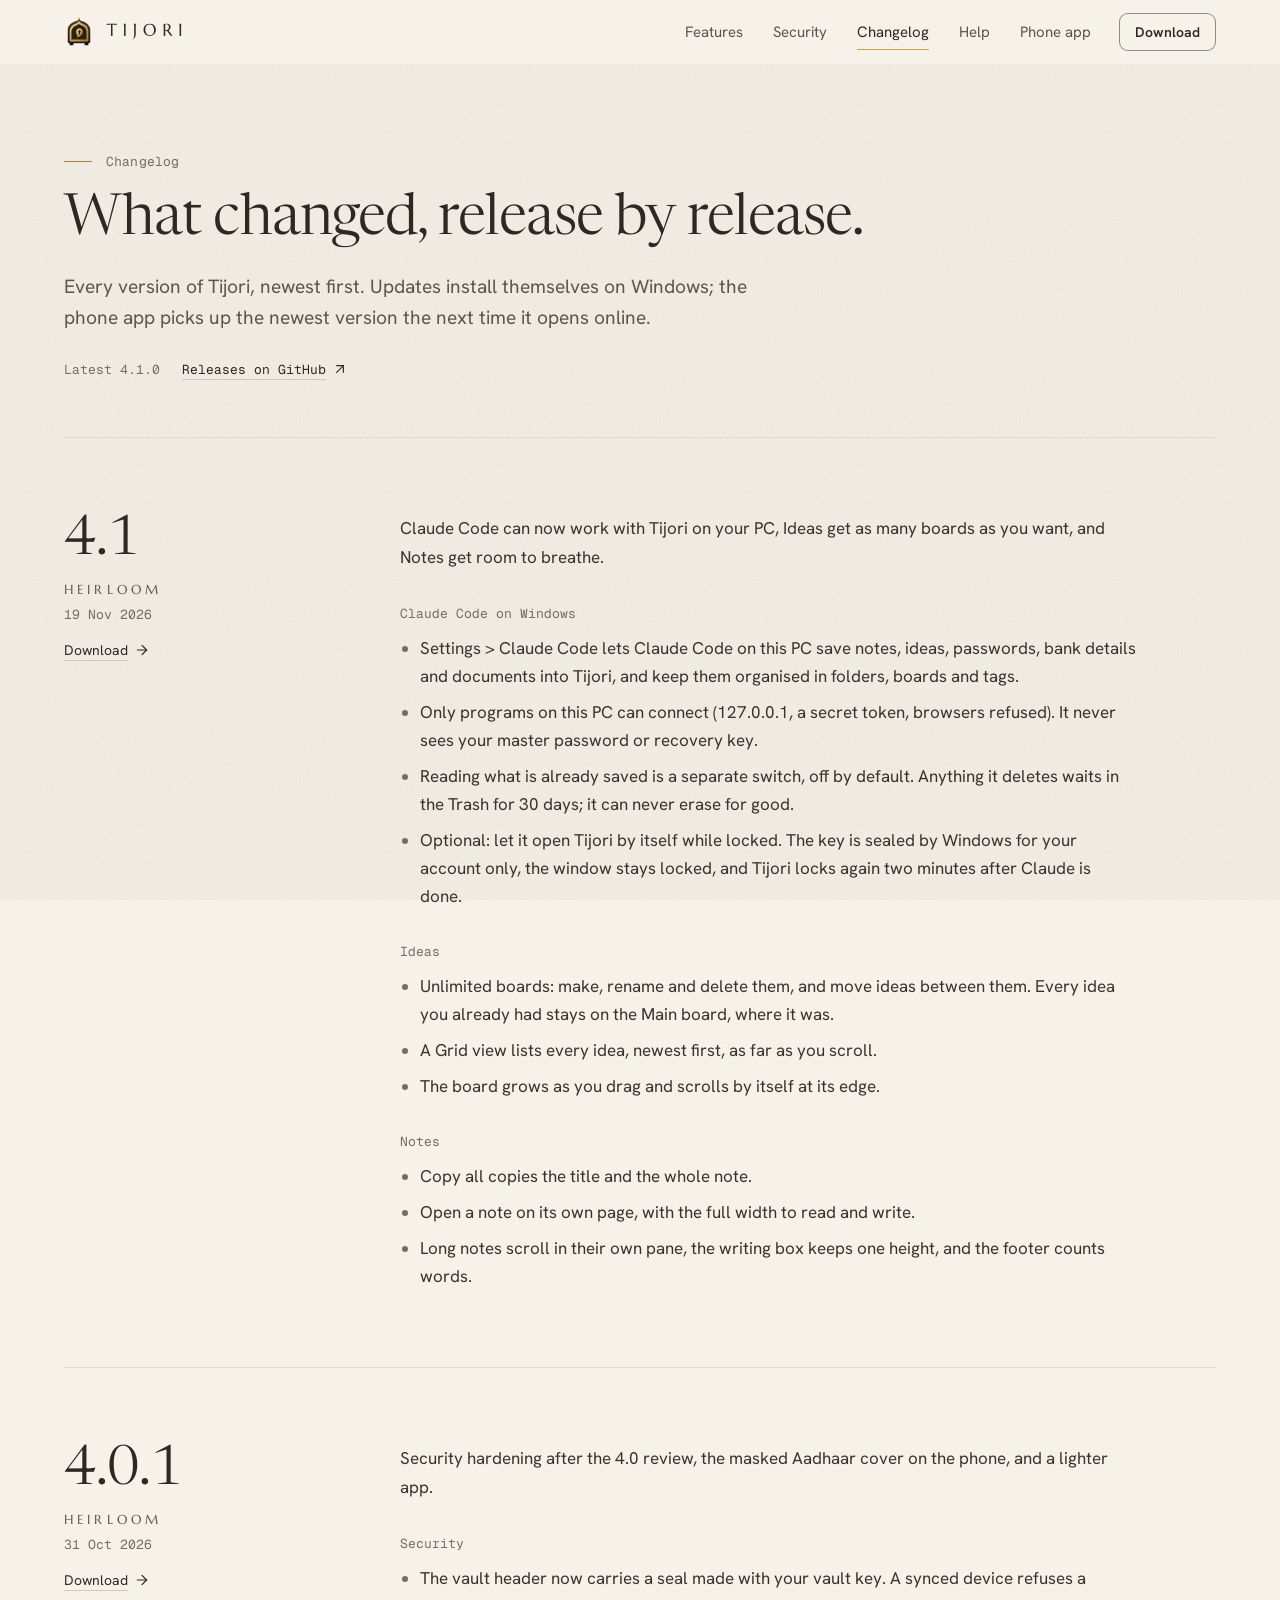
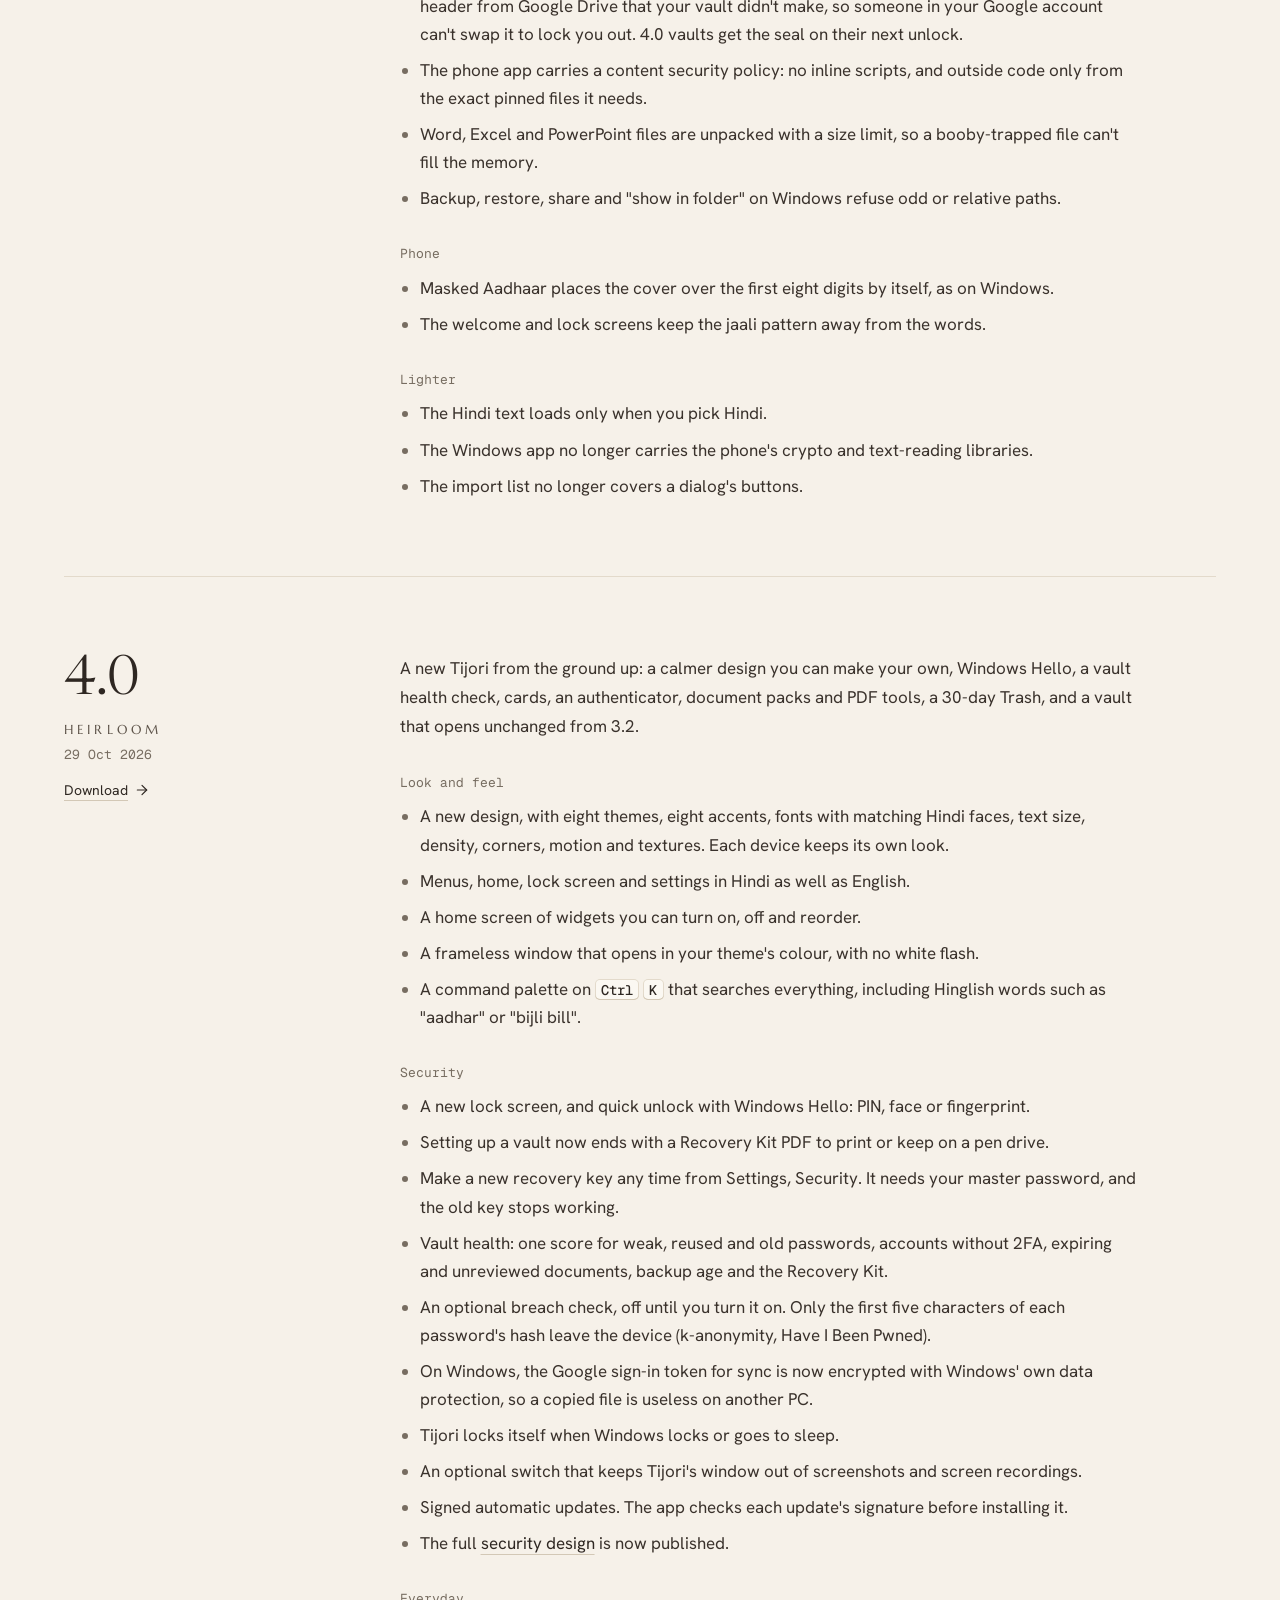
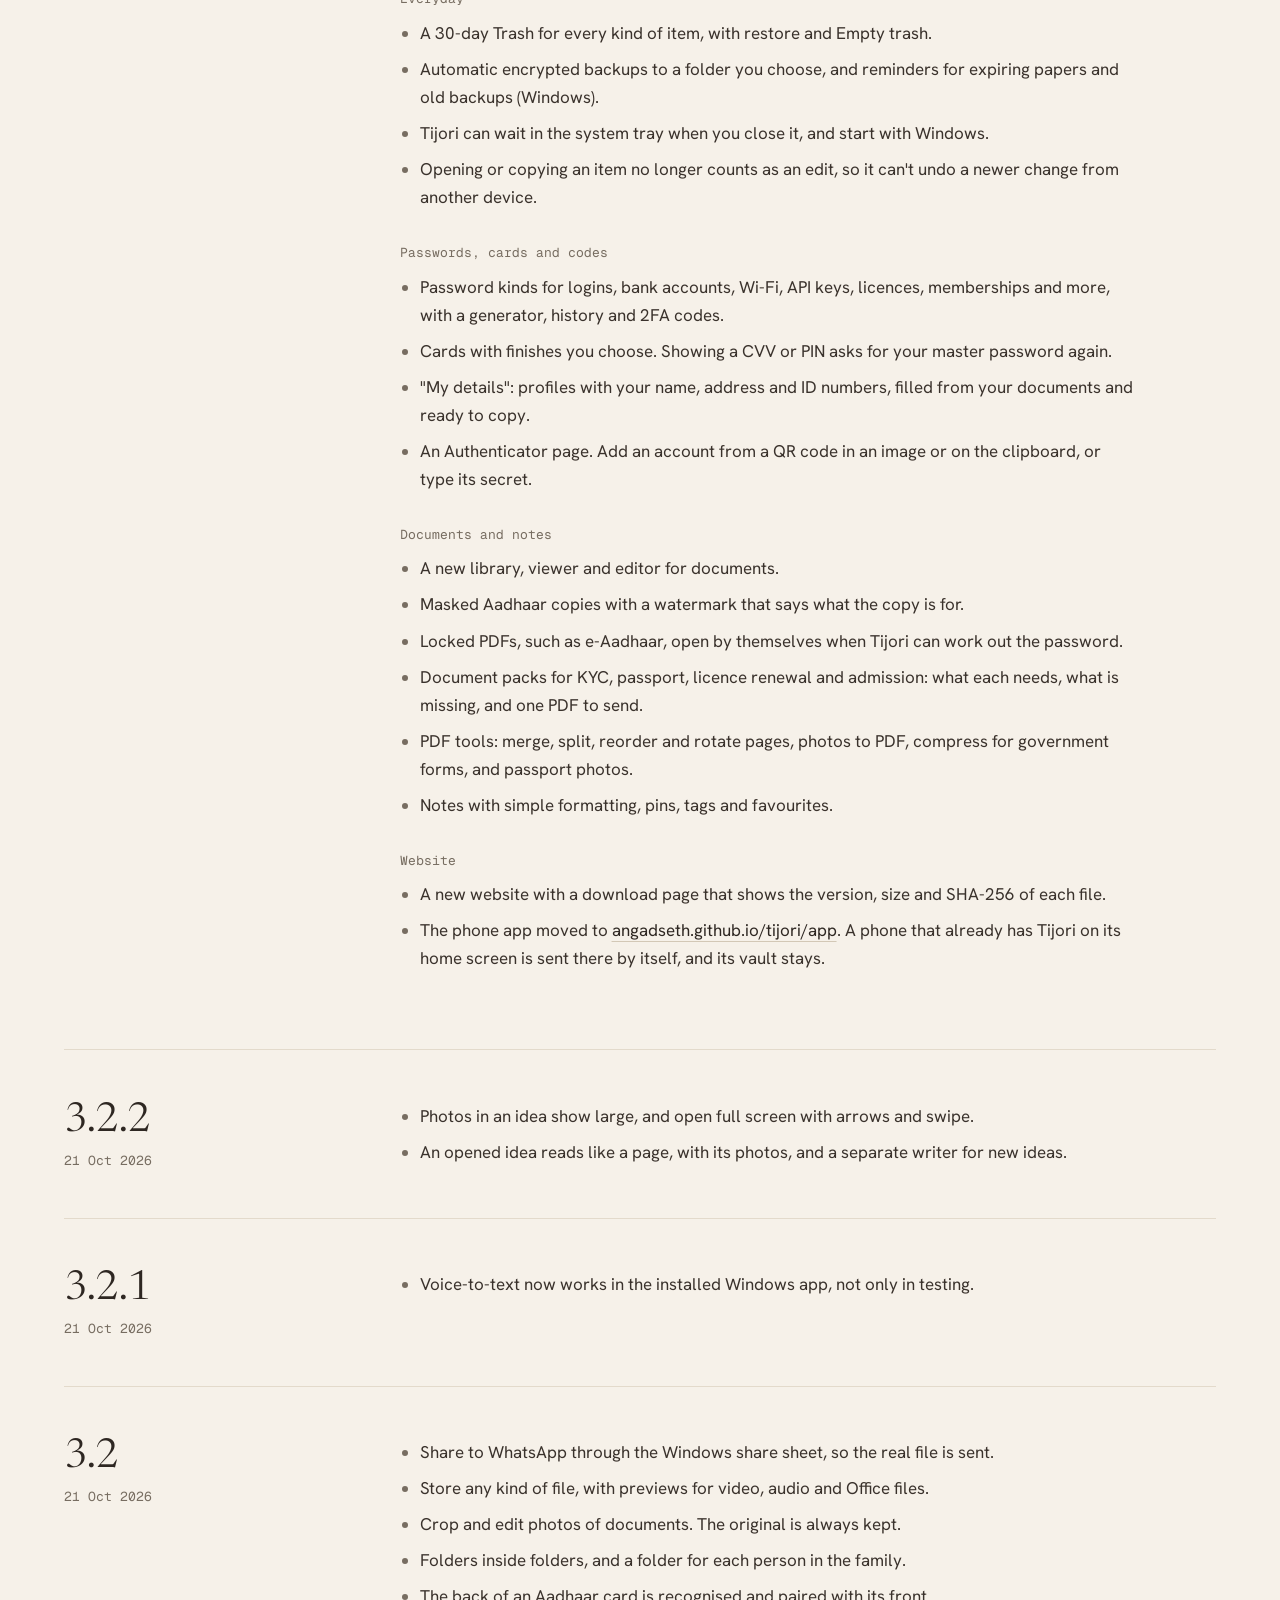
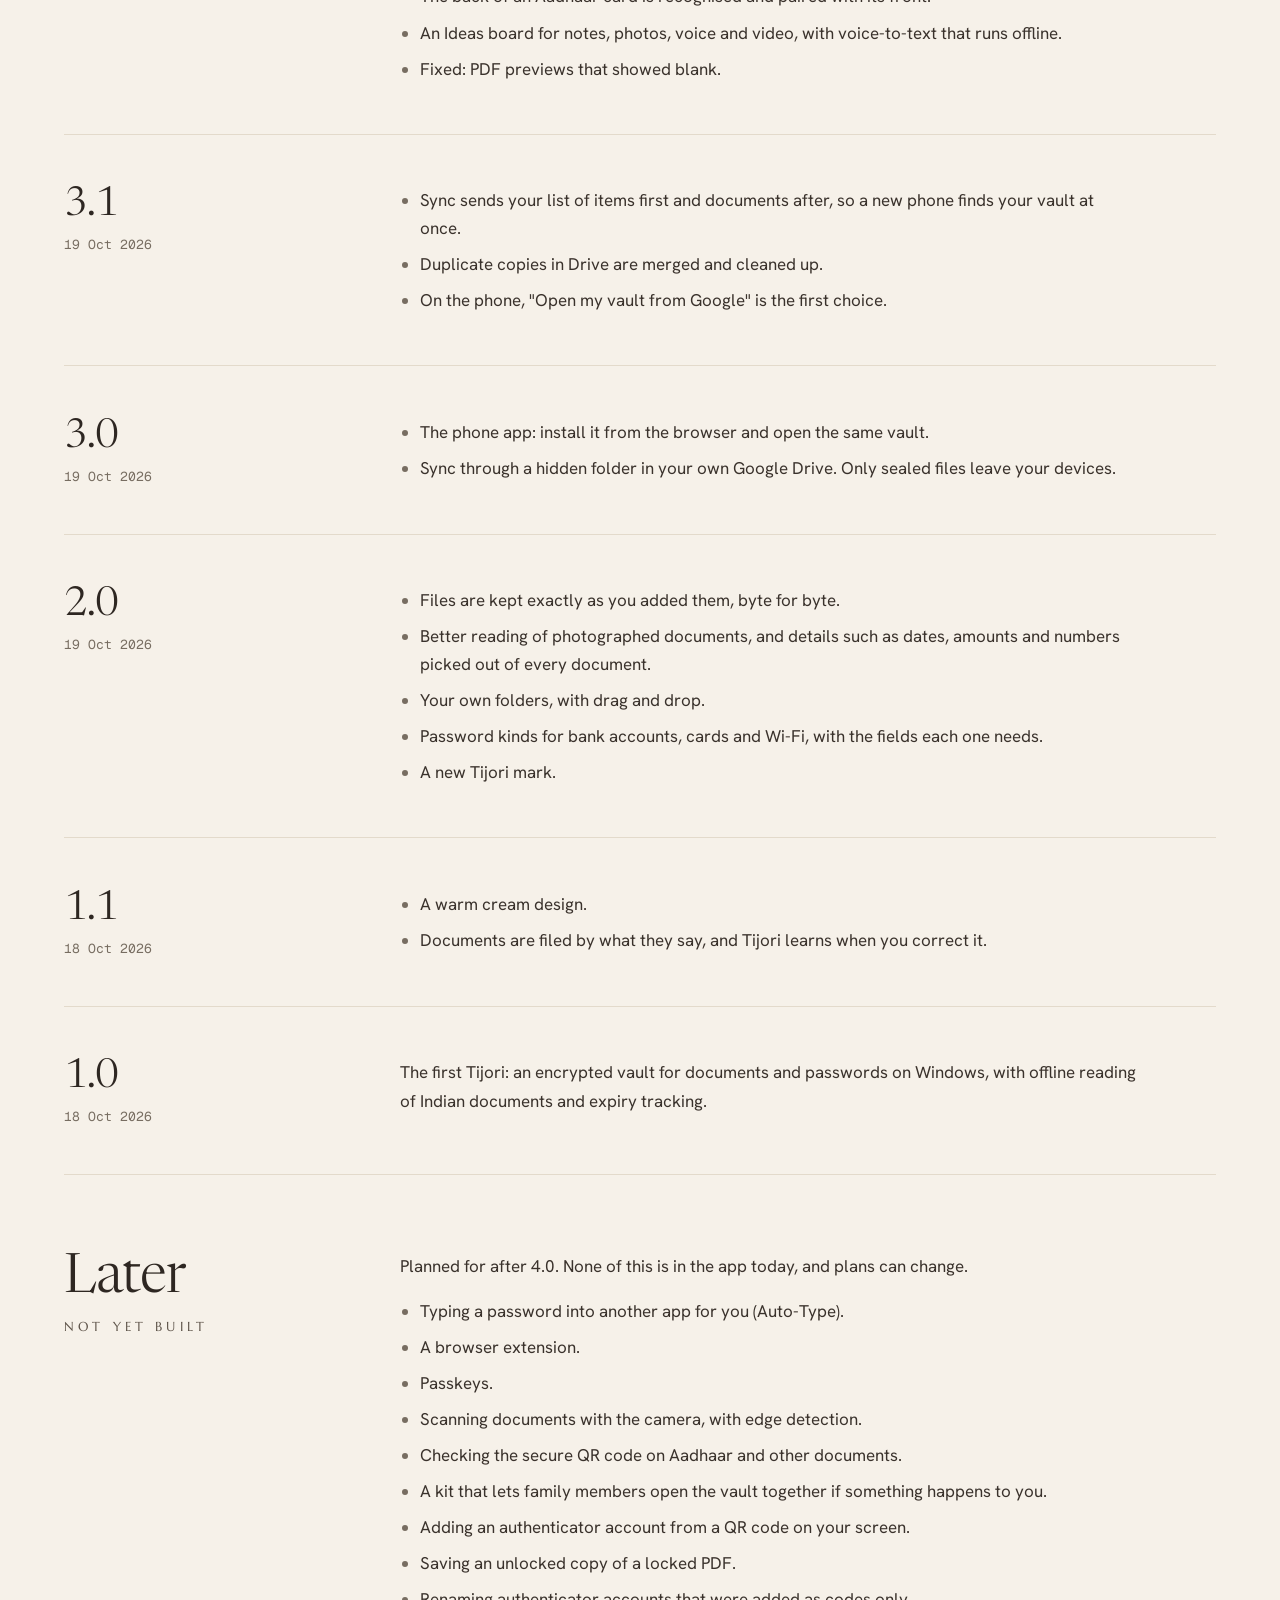
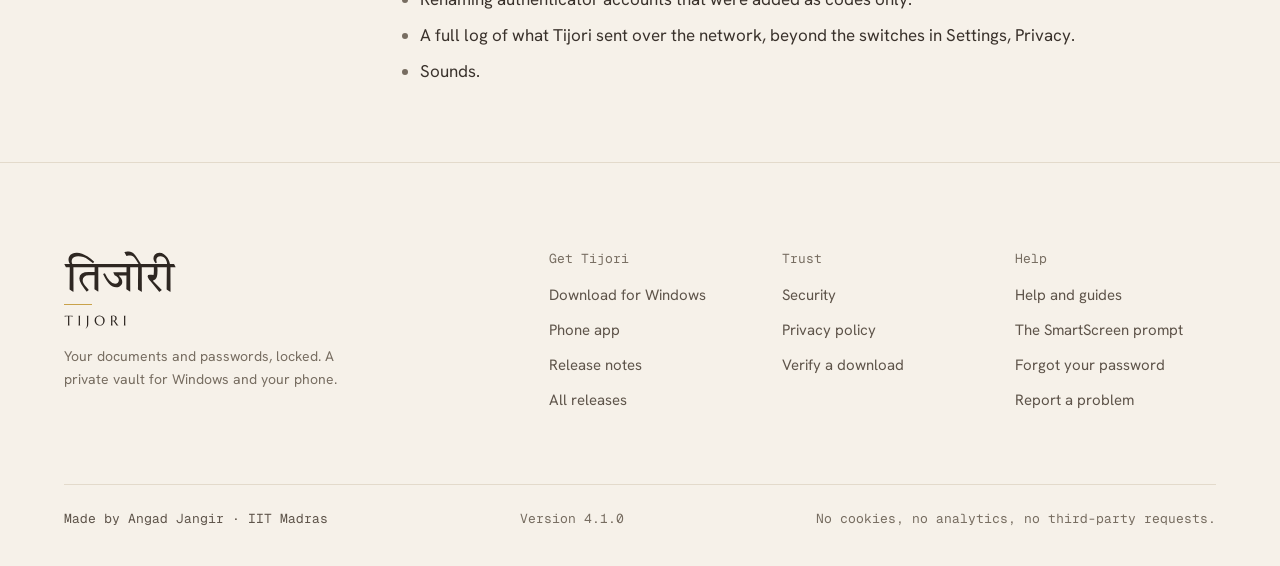
<file: changelog.html>
<!doctype html>
<html lang="en-IN">
<head>
<meta charset="utf-8">
<meta name="viewport" content="width=device-width, initial-scale=1, viewport-fit=cover">
<meta http-equiv="Content-Security-Policy" content="default-src 'self'; script-src 'self' 'sha256-SU4i9lhRS+LGRF0fkjlFILuYqV82r9SUruCCo5QV2r8='; style-src 'self'; img-src 'self' data:; font-src 'self'; connect-src 'self'; manifest-src 'self'; object-src 'none'; base-uri 'self'; form-action 'none'">
<script>(function(d){var u=navigator.userAgent,p=(navigator.userAgentData&&navigator.userAgentData.platform)||navigator.platform||"";d.dataset.os=/android/i.test(u)?"android":/iphone|ipad|ipod/i.test(u)||(navigator.maxTouchPoints>1&&/mac/i.test(p))?"ios":/win/i.test(p)?"windows":/mac/i.test(p)?"mac":/linux|cros/i.test(p)?"linux":"other";d.classList.add("js")})(document.documentElement)</script>
<title>Changelog: what's new in Tijori</title>
<meta name="description" content="Release notes for every version of Tijori, from 1.0 to 4.0 Heirloom: Windows Hello, a 30-day Trash, themes you can make your own, and signed updates.">
<link rel="canonical" href="https://angadseth.github.io/tijori/changelog.html">
<meta name="color-scheme" content="dark light">
<meta name="theme-color" content="#0E0F11" media="(prefers-color-scheme: dark)">
<meta name="theme-color" content="#F6F1E9" media="(prefers-color-scheme: light)">
<link rel="icon" href="favicon.svg" type="image/svg+xml">
<link rel="icon" href="favicon-32.png" sizes="32x32" type="image/png">
<link rel="apple-touch-icon" href="apple-touch-icon.png">
<link rel="preload" href="assets/fonts/newsreader-display-latin-normal.woff2" as="font" type="font/woff2" crossorigin>
<link rel="preload" href="assets/fonts/hanken-grotesk-latin-wght-normal.woff2" as="font" type="font/woff2" crossorigin>
<link rel="stylesheet" href="assets/site.css">
<script src="assets/site.js" defer></script>
<meta property="og:type" content="website">
<meta property="og:site_name" content="Tijori">
<meta property="og:locale" content="en_IN">
<meta property="og:title" content="What's new in Tijori">
<meta property="og:description" content="Release notes for every version, from 1.0 to 4.0 Heirloom.">
<meta property="og:url" content="https://angadseth.github.io/tijori/changelog.html">
<meta property="og:image" content="https://angadseth.github.io/tijori/og.png">
<meta property="og:image:width" content="1200">
<meta property="og:image:height" content="630">
<meta property="og:image:alt" content="The Tijori wordmark in Devanagari and Latin, with the line: your documents and passwords, locked.">
<meta name="twitter:card" content="summary_large_image">
<meta name="twitter:title" content="What's new in Tijori">
<meta name="twitter:description" content="Release notes for every version, from 1.0 to 4.0 Heirloom.">
<meta name="twitter:image" content="https://angadseth.github.io/tijori/og.png">
</head>
<body>
<a class="skip" href="#main">Skip to content</a>
<svg class="sr-only" aria-hidden="true" focusable="false"><defs><path id="wm-deva" d="M21.97 90.9H21.01L13.33 85.91L13.71 37.14H5.27L2 30.9V29.94H14.19Q12.47 27.25 11.7 24.61Q10.93 21.97 10.93 19.48Q10.93 15.64 12.9 12.37Q14.87 9.11 18.99 7.04Q23.12 4.98 29.36 4.98Q35.03 4.98 40.88 6.95Q46.74 8.92 53.36 13.33Q59.99 17.75 67.76 24.95L65.17 27.92Q60.08 23.6 54.71 20.1Q49.33 16.6 43.71 14.48Q38.1 12.37 32.34 12.37Q27.25 12.37 24.03 14.05Q20.82 15.73 19.38 18.32Q17.94 20.92 17.94 23.89Q17.94 25.52 18.37 26.96Q18.8 28.4 19.57 29.94H29.75L33.01 36.18V37.14H21.78ZM51.73 90.42H50.77Q43.95 81.59 39.44 74.48Q34.93 67.38 34.93 61.24Q34.93 54.13 40.45 50.92Q45.97 47.7 55.09 47.7H68.63L68.72 37.14H30.9L27.63 30.9V29.94H84.75L88.02 36.18V37.14H76.79L76.98 90.42H76.02L68.34 85.43L68.53 54.9H56.15Q49.14 54.9 45.73 58.02Q42.32 61.14 42.32 65.65Q42.32 67.76 42.95 69.68Q43.57 71.6 45.06 73.91Q46.55 76.21 49.19 79.33Q51.83 82.45 55.86 87.06ZM116.53 81.3Q111.63 81.3 107.46 78.85Q103.28 76.4 99.73 72.23Q96.18 68.05 93.15 62.77Q90.13 57.49 87.44 51.73L91.38 50Q96.37 60.47 101.94 67Q107.51 73.52 113.94 73.52Q117.87 73.52 120.08 71.27Q122.29 69.01 122.29 65.84Q122.29 62.77 119.94 59.84Q117.59 56.92 112.88 54.8L110.29 49.24V48.18H139.19L139.28 37.14H85.91L82.64 30.9V29.94H155.31L158.58 36.18V37.14H147.35L147.54 90.42H146.58L138.9 85.43L139.09 55.38H122.1Q125.94 59.32 127.91 62.58Q129.87 65.84 129.87 69.49Q129.87 73.24 128 75.88Q126.13 78.52 123.11 79.91Q120.08 81.3 116.53 81.3ZM184.21 37.14H172.98L173.17 90.9H172.21L164.53 85.91L164.91 37.14H156.47L153.2 30.9V29.94H165.97Q161.84 22.84 158.96 18.71Q155.79 14.39 153.39 12.61Q150.99 10.84 148.31 10.84Q146.77 10.84 144.03 11.12Q141.3 11.41 139.09 11.89L134.67 3.73L134.77 3.06Q138.51 2.39 141.2 2.2Q143.89 2 144.75 2Q149.65 2 153.87 5.65Q158.1 9.3 162.42 15.83Q166.45 21.97 171.15 29.94H180.95L184.21 36.18ZM212.43 91.38H211.47L192.47 68.05Q188.91 63.73 187.43 61Q185.94 58.26 185.94 56.63Q185.94 53.56 190.83 53.56Q192.27 53.56 194.77 53.75Q197.27 53.94 198.99 54.13Q199.47 51.73 199.62 48.61Q199.76 45.49 199.76 43.19Q199.76 41.17 199.71 39.73Q199.67 38.29 199.57 37.14H182.1L178.83 30.9V29.94H218.77L222.03 36.18V37.14H207.54Q207.63 38.96 207.73 41.17Q207.83 43.38 207.83 44.24Q207.83 52.12 206.67 56.72Q205.52 61.33 203.17 63.64Q200.82 65.94 197.36 66.71L217.33 87.35ZM236.63 90.9H235.67L227.99 85.91L228.37 37.14H219.92L216.66 30.9V29.94H229.04Q228.37 23.51 226.16 19.67Q223.95 15.83 220.83 14.1Q217.71 12.37 214.35 12.37Q209.94 12.37 207.54 14.72Q205.14 17.08 205.14 20.72Q205.14 23.22 206.48 26.2L203.6 27.83Q201.2 25.33 200 22.5Q198.8 19.67 198.8 16.88Q198.8 12.08 202.16 8.53Q205.52 4.98 211.76 4.98Q217.23 4.98 221.99 8Q226.74 11.03 230.24 16.64Q233.75 22.26 235.38 29.94H244.4L247.67 36.18V37.14H236.43Z"/><path id="wm-latin" d="M74.24 131.3Q72.74 131.3 71.54 131.44Q70.33 131.57 69.46 131.72Q68.44 131.91 67.64 132.14L68.01 130.08Q68.16 130.1 68.47 130.11Q68.77 130.12 69.14 130.13Q69.52 130.15 69.93 130.15Q70.34 130.16 70.71 130.17Q71.08 130.17 71.37 130.18Q71.65 130.18 71.78 130.18H79.03Q79.15 130.18 79.44 130.18Q79.73 130.17 80.09 130.17Q80.46 130.16 80.87 130.15Q81.29 130.15 81.66 130.13Q82.04 130.12 82.34 130.11Q82.65 130.1 82.8 130.08L83.17 132.14Q82.35 131.91 81.34 131.72Q80.46 131.57 79.26 131.44Q78.05 131.3 76.55 131.3V143.43Q76.55 144.51 76.58 145.31Q76.62 146.12 76.66 146.7Q76.7 147.29 76.77 147.68Q76.84 148.07 76.92 148.34V148.39H73.89V148.34Q73.96 148.07 74.03 147.68Q74.09 147.29 74.14 146.7Q74.19 146.12 74.22 145.31Q74.24 144.51 74.24 143.43ZM93.94 148.34Q94.01 148.07 94.08 147.68Q94.14 147.29 94.19 146.7Q94.24 146.12 94.27 145.31Q94.29 144.51 94.29 143.43V135.16Q94.29 134.08 94.27 133.28Q94.24 132.47 94.19 131.88Q94.14 131.29 94.08 130.9Q94.01 130.5 93.94 130.24V130.18H96.97V130.24Q96.89 130.5 96.82 130.9Q96.75 131.29 96.71 131.88Q96.67 132.47 96.63 133.28Q96.6 134.08 96.6 135.16V143.43Q96.6 144.51 96.63 145.31Q96.67 146.12 96.71 146.7Q96.75 147.29 96.82 147.68Q96.89 148.07 96.97 148.34V148.39H93.94ZM112.13 145.76Q112.13 147.48 111.78 148.73Q111.43 149.99 110.81 150.96Q110.18 151.93 109.32 152.69Q108.46 153.46 107.45 154.19L107.22 153.87Q108.1 153.07 108.61 152.21Q109.12 151.35 109.4 150.36Q109.67 149.38 109.75 148.24Q109.82 147.11 109.82 145.76V135.16Q109.82 134.08 109.8 133.28Q109.77 132.47 109.72 131.88Q109.67 131.29 109.6 130.9Q109.53 130.5 109.45 130.24V130.18H112.5V130.24Q112.42 130.5 112.35 130.9Q112.28 131.29 112.23 131.88Q112.18 132.47 112.16 133.28Q112.13 134.08 112.13 135.16ZM133.17 129.88Q135.29 129.88 137.09 130.57Q138.89 131.26 140.19 132.51Q141.5 133.77 142.24 135.52Q142.97 137.27 142.97 139.39Q142.97 140.6 142.69 141.76Q142.41 142.93 141.88 143.97Q141.34 145.01 140.55 145.9Q139.76 146.78 138.75 147.42Q137.74 148.06 136.52 148.42Q135.31 148.78 133.9 148.78Q131.78 148.78 129.98 148.1Q128.18 147.43 126.88 146.18Q125.57 144.94 124.83 143.19Q124.1 141.45 124.1 139.31Q124.1 138.11 124.37 136.94Q124.65 135.77 125.19 134.72Q125.73 133.66 126.51 132.78Q127.29 131.9 128.3 131.25Q129.31 130.6 130.54 130.24Q131.76 129.88 133.17 129.88ZM133.9 147.64Q135.31 147.64 136.47 147.13Q137.64 146.63 138.49 145.66Q139.33 144.7 139.8 143.31Q140.27 141.92 140.27 140.15Q140.27 138.2 139.82 136.53Q139.37 134.86 138.48 133.63Q137.59 132.41 136.26 131.71Q134.94 131.02 133.17 131.02Q131.76 131.02 130.6 131.52Q129.43 132.03 128.58 132.98Q127.74 133.93 127.27 135.31Q126.8 136.7 126.8 138.46Q126.8 140.4 127.24 142.09Q127.69 143.77 128.58 145Q129.47 146.23 130.8 146.94Q132.13 147.64 133.9 147.64ZM157.35 143.43Q157.35 144.51 157.38 145.31Q157.41 146.12 157.46 146.7Q157.5 147.29 157.57 147.68Q157.64 148.07 157.72 148.34V148.39H154.67V148.34Q154.75 148.07 154.82 147.68Q154.89 147.29 154.93 146.7Q154.97 146.12 155.01 145.32Q155.04 144.52 155.04 143.43V135.16Q155.04 134.08 155.01 133.28Q154.97 132.47 154.93 131.89Q154.89 131.3 154.82 130.9Q154.75 130.5 154.67 130.24V130.18L155.2 130.24Q155.44 130.26 155.74 130.27Q156.04 130.27 156.36 130.27Q156.85 130.27 157.7 130.15Q158.54 130.03 159.85 130.03Q161.07 130.03 162.1 130.36Q163.14 130.69 163.9 131.33Q164.66 131.96 165.09 132.88Q165.51 133.8 165.51 134.97Q165.51 135.89 165.28 136.67Q165.04 137.45 164.62 138.08Q164.19 138.72 163.59 139.2Q163 139.69 162.26 140.02L166.72 146.28Q167.05 146.75 167.33 147.1Q167.62 147.44 167.88 147.69Q168.14 147.93 168.38 148.09Q168.62 148.25 168.88 148.34V148.39H165.21Q165.17 148.15 164.96 147.75Q164.75 147.35 164.47 146.96L159.98 140.62Q159.68 140.65 159.39 140.66Q159.1 140.68 158.8 140.68Q158.44 140.68 158.08 140.66Q157.72 140.63 157.35 140.57ZM157.35 139.58Q157.69 139.66 158.05 139.69Q158.4 139.72 158.73 139.72Q159.68 139.72 160.47 139.43Q161.26 139.15 161.81 138.56Q162.36 137.98 162.67 137.11Q162.97 136.24 162.97 135.07Q162.97 134.12 162.76 133.35Q162.54 132.57 162.12 132.03Q161.69 131.49 161.04 131.19Q160.4 130.9 159.53 130.9Q158.66 130.9 158.14 130.98Q157.62 131.07 157.35 131.18ZM178.99 148.34Q179.06 148.07 179.13 147.68Q179.19 147.29 179.24 146.7Q179.29 146.12 179.32 145.31Q179.34 144.51 179.34 143.43V135.16Q179.34 134.08 179.32 133.28Q179.29 132.47 179.24 131.88Q179.19 131.29 179.13 130.9Q179.06 130.5 178.99 130.24V130.18H182.02V130.24Q181.94 130.5 181.87 130.9Q181.8 131.29 181.76 131.88Q181.71 132.47 181.68 133.28Q181.65 134.08 181.65 135.16V143.43Q181.65 144.51 181.68 145.31Q181.71 146.12 181.76 146.7Q181.8 147.29 181.87 147.68Q181.94 148.07 182.02 148.34V148.39H178.99Z"/></defs></svg>

<header class="site-head">
  <div class="wrap head-in">
    <a class="brand" href="./" aria-label="Tijori home">
      <img src="assets/brand/logo.svg" width="30" height="30" alt="">
      <svg class="wm-latin" viewBox="66.64 128.88 116.38 26.31" aria-hidden="true"><use href="#wm-latin"/></svg>
    </a>
    <nav class="nav" aria-label="Main">
      <a href="./#features">Features</a>
      <a href="security.html">Security</a>
      <a href="changelog.html" aria-current="page">Changelog</a>
      <a href="help.html">Help</a>
      <a href="app/">Phone app</a>
    </nav>
    <a class="btn btn--line btn--sm head-cta" href="download.html">Download</a>
    <details class="menu">
      <summary aria-label="Menu"><svg class="icon i-open" aria-hidden="true"><use href="assets/icons.svg#i-menu"/></svg><svg class="icon i-close" aria-hidden="true"><use href="assets/icons.svg#i-x"/></svg></summary>
      <div class="menu-panel">
        <ul>
          <li><a href="./#features">Features</a></li>
          <li><a href="security.html">Security</a></li>
          <li><a href="changelog.html" aria-current="page">Changelog</a></li>
          <li><a href="help.html">Help</a></li>
          <li><a href="privacy.html">Privacy</a></li>
        </ul>
        <a class="btn btn--brass" href="app/">Open the phone app</a>
        <p class="menu-note">Installs from your browser. No app store.</p>
      </div>
    </details>
  </div>
</header>

<main id="main">
  <header class="page-head">
    <div class="wrap">
      <p class="eyebrow">Changelog</p>
      <h1 class="d1">What changed, release by release.</h1>
      <p class="lead">Every version of Tijori, newest first. Updates install themselves on Windows; the phone app picks up the newest version the next time it opens online.</p>
      <p class="page-meta"><span>Latest <span data-v="version" data-pending="4.1.0">4.1.0</span></span><a class="link" href="https://github.com/angadseth/tijori/releases" data-href="notes">Releases on GitHub<svg class="icon" aria-hidden="true"><use href="assets/icons.svg#i-arrow-up-right"/></svg></a></p>
    </div>
  </header>

  <div class="wrap">
    <!-- RULES §1.3: every 4.0.0 line was checked against app/src on 30 Oct 2026. Anything not in the build goes under "Later". -->
    <section class="release" id="v4-1-0" aria-labelledby="v410-title">
      <header class="release-head">
        <h2 class="ver" id="v410-title">4.1</h2>
        <span class="name">HEIRLOOM</span>
        <time datetime="2026-11-19">19 Nov 2026</time>
        <a class="link" href="download.html">Download<svg class="icon" aria-hidden="true"><use href="assets/icons.svg#i-arrow-right"/></svg></a>
      </header>
      <div class="release-body">
        <p>Claude Code can now work with Tijori on your PC, Ideas get as many boards as you want, and Notes get room to breathe.</p>
        <h3>Claude Code on Windows</h3>
        <ul>
          <li>Settings &gt; Claude Code lets Claude Code on this PC save notes, ideas, passwords, bank details and documents into Tijori, and keep them organised in folders, boards and tags.</li>
          <li>Only programs on this PC can connect (127.0.0.1, a secret token, browsers refused). It never sees your master password or recovery key.</li>
          <li>Reading what is already saved is a separate switch, off by default. Anything it deletes waits in the Trash for 30 days; it can never erase for good.</li>
          <li>Optional: let it open Tijori by itself while locked. The key is sealed by Windows for your account only, the window stays locked, and Tijori locks again two minutes after Claude is done.</li>
        </ul>
        <h3>Ideas</h3>
        <ul>
          <li>Unlimited boards: make, rename and delete them, and move ideas between them. Every idea you already had stays on the Main board, where it was.</li>
          <li>A Grid view lists every idea, newest first, as far as you scroll.</li>
          <li>The board grows as you drag and scrolls by itself at its edge.</li>
        </ul>
        <h3>Notes</h3>
        <ul>
          <li>Copy all copies the title and the whole note.</li>
          <li>Open a note on its own page, with the full width to read and write.</li>
          <li>Long notes scroll in their own pane, the writing box keeps one height, and the footer counts words.</li>
        </ul>
      </div>
    </section>
    <section class="release" id="v4-0-1" aria-labelledby="v401-title">
      <header class="release-head">
        <h2 class="ver" id="v401-title">4.0.1</h2>
        <span class="name">HEIRLOOM</span>
        <time datetime="2026-10-31">31 Oct 2026</time>
        <a class="link" href="download.html">Download<svg class="icon" aria-hidden="true"><use href="assets/icons.svg#i-arrow-right"/></svg></a>
      </header>
      <div class="release-body">
        <p>Security hardening after the 4.0 review, the masked Aadhaar cover on the phone, and a lighter app.</p>
        <h3>Security</h3>
        <ul>
          <li>The vault header now carries a seal made with your vault key. A synced device refuses a header from Google Drive that your vault didn't make, so someone in your Google account can't swap it to lock you out. 4.0 vaults get the seal on their next unlock.</li>
          <li>The phone app carries a content security policy: no inline scripts, and outside code only from the exact pinned files it needs.</li>
          <li>Word, Excel and PowerPoint files are unpacked with a size limit, so a booby-trapped file can't fill the memory.</li>
          <li>Backup, restore, share and "show in folder" on Windows refuse odd or relative paths.</li>
        </ul>
        <h3>Phone</h3>
        <ul>
          <li>Masked Aadhaar places the cover over the first eight digits by itself, as on Windows.</li>
          <li>The welcome and lock screens keep the jaali pattern away from the words.</li>
        </ul>
        <h3>Lighter</h3>
        <ul>
          <li>The Hindi text loads only when you pick Hindi.</li>
          <li>The Windows app no longer carries the phone's crypto and text-reading libraries.</li>
          <li>The import list no longer covers a dialog's buttons.</li>
        </ul>
      </div>
    </section>
    <section class="release" id="v4-0-0" aria-labelledby="v4-title">
      <header class="release-head">
        <h2 class="ver" id="v4-title">4.0</h2>
        <span class="name">HEIRLOOM</span>
        <time datetime="2026-10-29">29 Oct 2026</time>
        <a class="link" href="download.html">Download<svg class="icon" aria-hidden="true"><use href="assets/icons.svg#i-arrow-right"/></svg></a>
      </header>
      <div class="release-body">
        <p>A new Tijori from the ground up: a calmer design you can make your own, Windows Hello, a vault health check, cards, an authenticator, document packs and PDF tools, a 30-day Trash, and a vault that opens unchanged from 3.2.</p>
        <h3>Look and feel</h3>
        <ul>
          <li>A new design, with eight themes, eight accents, fonts with matching Hindi faces, text size, density, corners, motion and textures. Each device keeps its own look.</li>
          <li>Menus, home, lock screen and settings in Hindi as well as English.</li>
          <li>A home screen of widgets you can turn on, off and reorder.</li>
          <li>A frameless window that opens in your theme's colour, with no white flash.</li>
          <li>A command palette on <kbd>Ctrl</kbd> <kbd>K</kbd> that searches everything, including Hinglish words such as "aadhar" or "bijli bill".</li>
        </ul>
        <h3>Security</h3>
        <ul>
          <li>A new lock screen, and quick unlock with Windows Hello: PIN, face or fingerprint.</li>
          <li>Setting up a vault now ends with a Recovery Kit PDF to print or keep on a pen drive.</li>
          <li>Make a new recovery key any time from Settings, Security. It needs your master password, and the old key stops working.</li>
          <li>Vault health: one score for weak, reused and old passwords, accounts without 2FA, expiring and unreviewed documents, backup age and the Recovery Kit.</li>
          <li>An optional breach check, off until you turn it on. Only the first five characters of each password's hash leave the device (k-anonymity, Have I Been Pwned).</li>
          <li>On Windows, the Google sign-in token for sync is now encrypted with Windows' own data protection, so a copied file is useless on another PC.</li>
          <li>Tijori locks itself when Windows locks or goes to sleep.</li>
          <li>An optional switch that keeps Tijori's window out of screenshots and screen recordings.</li>
          <li>Signed automatic updates. The app checks each update's signature before installing it.</li>
          <li>The full <a class="link" href="security.html">security design</a> is now published.</li>
        </ul>
        <h3>Everyday</h3>
        <ul>
          <li>A 30-day Trash for every kind of item, with restore and Empty trash.</li>
          <li>Automatic encrypted backups to a folder you choose, and reminders for expiring papers and old backups (Windows).</li>
          <li>Tijori can wait in the system tray when you close it, and start with Windows.</li>
          <li>Opening or copying an item no longer counts as an edit, so it can't undo a newer change from another device.</li>
        </ul>
        <h3>Passwords, cards and codes</h3>
        <ul>
          <li>Password kinds for logins, bank accounts, Wi-Fi, API keys, licences, memberships and more, with a generator, history and 2FA codes.</li>
          <li>Cards with finishes you choose. Showing a CVV or PIN asks for your master password again.</li>
          <li>"My details": profiles with your name, address and ID numbers, filled from your documents and ready to copy.</li>
          <li>An Authenticator page. Add an account from a QR code in an image or on the clipboard, or type its secret.</li>
        </ul>
        <h3>Documents and notes</h3>
        <ul>
          <li>A new library, viewer and editor for documents.</li>
          <li>Masked Aadhaar copies with a watermark that says what the copy is for.</li>
          <li>Locked PDFs, such as e-Aadhaar, open by themselves when Tijori can work out the password.</li>
          <li>Document packs for KYC, passport, licence renewal and admission: what each needs, what is missing, and one PDF to send.</li>
          <li>PDF tools: merge, split, reorder and rotate pages, photos to PDF, compress for government forms, and passport photos.</li>
          <li>Notes with simple formatting, pins, tags and favourites.</li>
        </ul>
        <h3>Website</h3>
        <ul>
          <li>A new website with a download page that shows the version, size and SHA-256 of each file.</li>
          <li>The phone app moved to <a class="link" href="app/">angadseth.github.io/tijori/app</a>. A phone that already has Tijori on its home screen is sent there by itself, and its vault stays.</li>
        </ul>
      </div>
    </section>

    <section class="release release--small" id="v3-2-2" aria-labelledby="v322-title">
      <header class="release-head">
        <h2 class="ver" id="v322-title">3.2.2</h2>
        <time datetime="2026-10-21">21 Oct 2026</time>
      </header>
      <div class="release-body">
        <ul>
          <li>Photos in an idea show large, and open full screen with arrows and swipe.</li>
          <li>An opened idea reads like a page, with its photos, and a separate writer for new ideas.</li>
        </ul>
      </div>
    </section>

    <section class="release release--small" id="v3-2-1" aria-labelledby="v321-title">
      <header class="release-head">
        <h2 class="ver" id="v321-title">3.2.1</h2>
        <time datetime="2026-10-21">21 Oct 2026</time>
      </header>
      <div class="release-body">
        <ul>
          <li>Voice-to-text now works in the installed Windows app, not only in testing.</li>
        </ul>
      </div>
    </section>

    <section class="release release--small" id="v3-2-0" aria-labelledby="v320-title">
      <header class="release-head">
        <h2 class="ver" id="v320-title">3.2</h2>
        <time datetime="2026-10-21">21 Oct 2026</time>
      </header>
      <div class="release-body">
        <ul>
          <li>Share to WhatsApp through the Windows share sheet, so the real file is sent.</li>
          <li>Store any kind of file, with previews for video, audio and Office files.</li>
          <li>Crop and edit photos of documents. The original is always kept.</li>
          <li>Folders inside folders, and a folder for each person in the family.</li>
          <li>The back of an Aadhaar card is recognised and paired with its front.</li>
          <li>An Ideas board for notes, photos, voice and video, with voice-to-text that runs offline.</li>
          <li>Fixed: PDF previews that showed blank.</li>
        </ul>
      </div>
    </section>

    <section class="release release--small" id="v3-1-0" aria-labelledby="v31-title">
      <header class="release-head">
        <h2 class="ver" id="v31-title">3.1</h2>
        <time datetime="2026-10-19">19 Oct 2026</time>
      </header>
      <div class="release-body">
        <ul>
          <li>Sync sends your list of items first and documents after, so a new phone finds your vault at once.</li>
          <li>Duplicate copies in Drive are merged and cleaned up.</li>
          <li>On the phone, "Open my vault from Google" is the first choice.</li>
        </ul>
      </div>
    </section>

    <section class="release release--small" id="v3-0-0" aria-labelledby="v30-title">
      <header class="release-head">
        <h2 class="ver" id="v30-title">3.0</h2>
        <time datetime="2026-10-19">19 Oct 2026</time>
      </header>
      <div class="release-body">
        <ul>
          <li>The phone app: install it from the browser and open the same vault.</li>
          <li>Sync through a hidden folder in your own Google Drive. Only sealed files leave your devices.</li>
        </ul>
      </div>
    </section>

    <section class="release release--small" id="v2-0-0" aria-labelledby="v20-title">
      <header class="release-head">
        <h2 class="ver" id="v20-title">2.0</h2>
        <time datetime="2026-10-19">19 Oct 2026</time>
      </header>
      <div class="release-body">
        <ul>
          <li>Files are kept exactly as you added them, byte for byte.</li>
          <li>Better reading of photographed documents, and details such as dates, amounts and numbers picked out of every document.</li>
          <li>Your own folders, with drag and drop.</li>
          <li>Password kinds for bank accounts, cards and Wi-Fi, with the fields each one needs.</li>
          <li>A new Tijori mark.</li>
        </ul>
      </div>
    </section>

    <section class="release release--small" id="v1-1-0" aria-labelledby="v11-title">
      <header class="release-head">
        <h2 class="ver" id="v11-title">1.1</h2>
        <time datetime="2026-10-18">18 Oct 2026</time>
      </header>
      <div class="release-body">
        <ul>
          <li>A warm cream design.</li>
          <li>Documents are filed by what they say, and Tijori learns when you correct it.</li>
        </ul>
      </div>
    </section>

    <section class="release release--small" id="v1-0-0" aria-labelledby="v10-title">
      <header class="release-head">
        <h2 class="ver" id="v10-title">1.0</h2>
        <time datetime="2026-10-18">18 Oct 2026</time>
      </header>
      <div class="release-body">
        <p>The first Tijori: an encrypted vault for documents and passwords on Windows, with offline reading of Indian documents and expiry tracking.</p>
      </div>
    </section>

    <section class="release" id="later" aria-labelledby="later-title">
      <header class="release-head">
        <h2 class="ver" id="later-title">Later</h2>
        <span class="name">NOT YET BUILT</span>
      </header>
      <div class="release-body">
        <p>Planned for after 4.0. None of this is in the app today, and plans can change.</p>
        <ul>
          <li>Typing a password into another app for you (Auto-Type).</li>
          <li>A browser extension.</li>
          <li>Passkeys.</li>
          <li>Scanning documents with the camera, with edge detection.</li>
          <li>Checking the secure QR code on Aadhaar and other documents.</li>
          <li>A kit that lets family members open the vault together if something happens to you.</li>
          <li>Adding an authenticator account from a QR code on your screen.</li>
          <li>Saving an unlocked copy of a locked PDF.</li>
          <li>Renaming authenticator accounts that were added as codes only.</li>
          <li>A full log of what Tijori sent over the network, beyond the switches in Settings, Privacy.</li>
          <li>Sounds.</li>
        </ul>
      </div>
    </section>
  </div>
</main>


<footer class="site-foot">
  <div class="wrap">
    <div class="foot-grid">
      <div class="foot-brand">
        <p class="lockup" role="img" aria-label="Tijori, तिजोरी">
          <svg class="wm-deva" viewBox="1 1 247.67 91.38" aria-hidden="true"><use href="#wm-deva"/></svg>
          <span class="rule"></span>
          <svg class="wm-latin" viewBox="66.64 128.88 116.38 26.31" aria-hidden="true"><use href="#wm-latin"/></svg>
        </p>
        <p>Your documents and passwords, locked. A private vault for Windows and your phone.</p>
      </div>
      <nav class="foot-col" aria-label="Get Tijori">
        <h2>Get Tijori</h2>
        <ul>
          <li><a href="download.html">Download for Windows</a></li>
          <li><a href="app/">Phone app</a></li>
          <li><a href="changelog.html">Release notes</a></li>
          <li><a href="https://github.com/angadseth/tijori/releases">All releases</a></li>
        </ul>
      </nav>
      <nav class="foot-col" aria-label="Trust">
        <h2>Trust</h2>
        <ul>
          <li><a href="security.html">Security</a></li>
          <li><a href="privacy.html">Privacy policy</a></li>
          <li><a href="download.html#verify">Verify a download</a></li>
        </ul>
      </nav>
      <nav class="foot-col" aria-label="Help">
        <h2>Help</h2>
        <ul>
          <li><a href="help.html">Help and guides</a></li>
          <li><a href="help.html#smartscreen">The SmartScreen prompt</a></li>
          <li><a href="help.html#forgot-password">Forgot your password</a></li>
          <li><a href="https://github.com/angadseth/tijori/issues">Report a problem</a></li>
        </ul>
      </nav>
    </div>
    <div class="foot-base">
      <span class="maker">Made by Angad Jangir · IIT Madras</span>
      <span>Version <span data-v="version" data-pending="4.1.0">4.1.0</span></span>
      <span>No cookies, no analytics, no third-party requests.</span>
    </div>
  </div>
</footer>
</body>
</html>
</file>
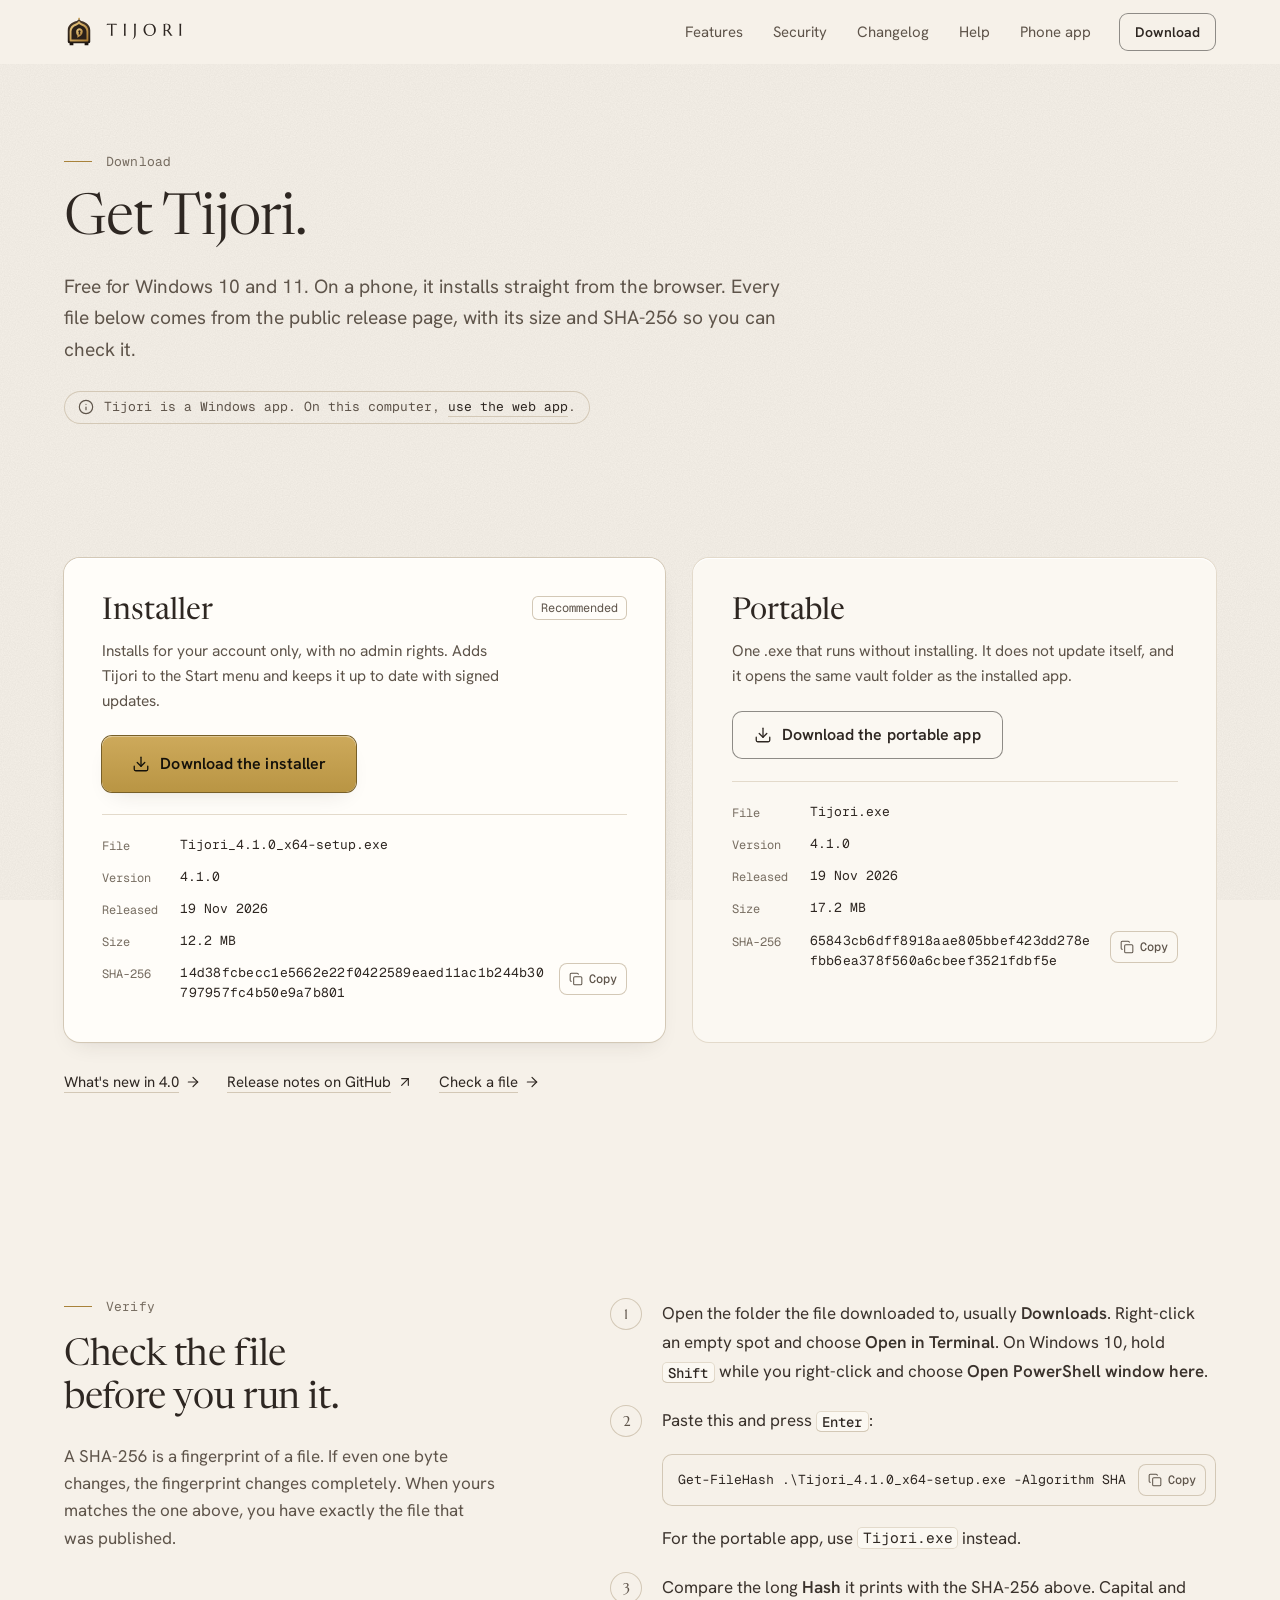
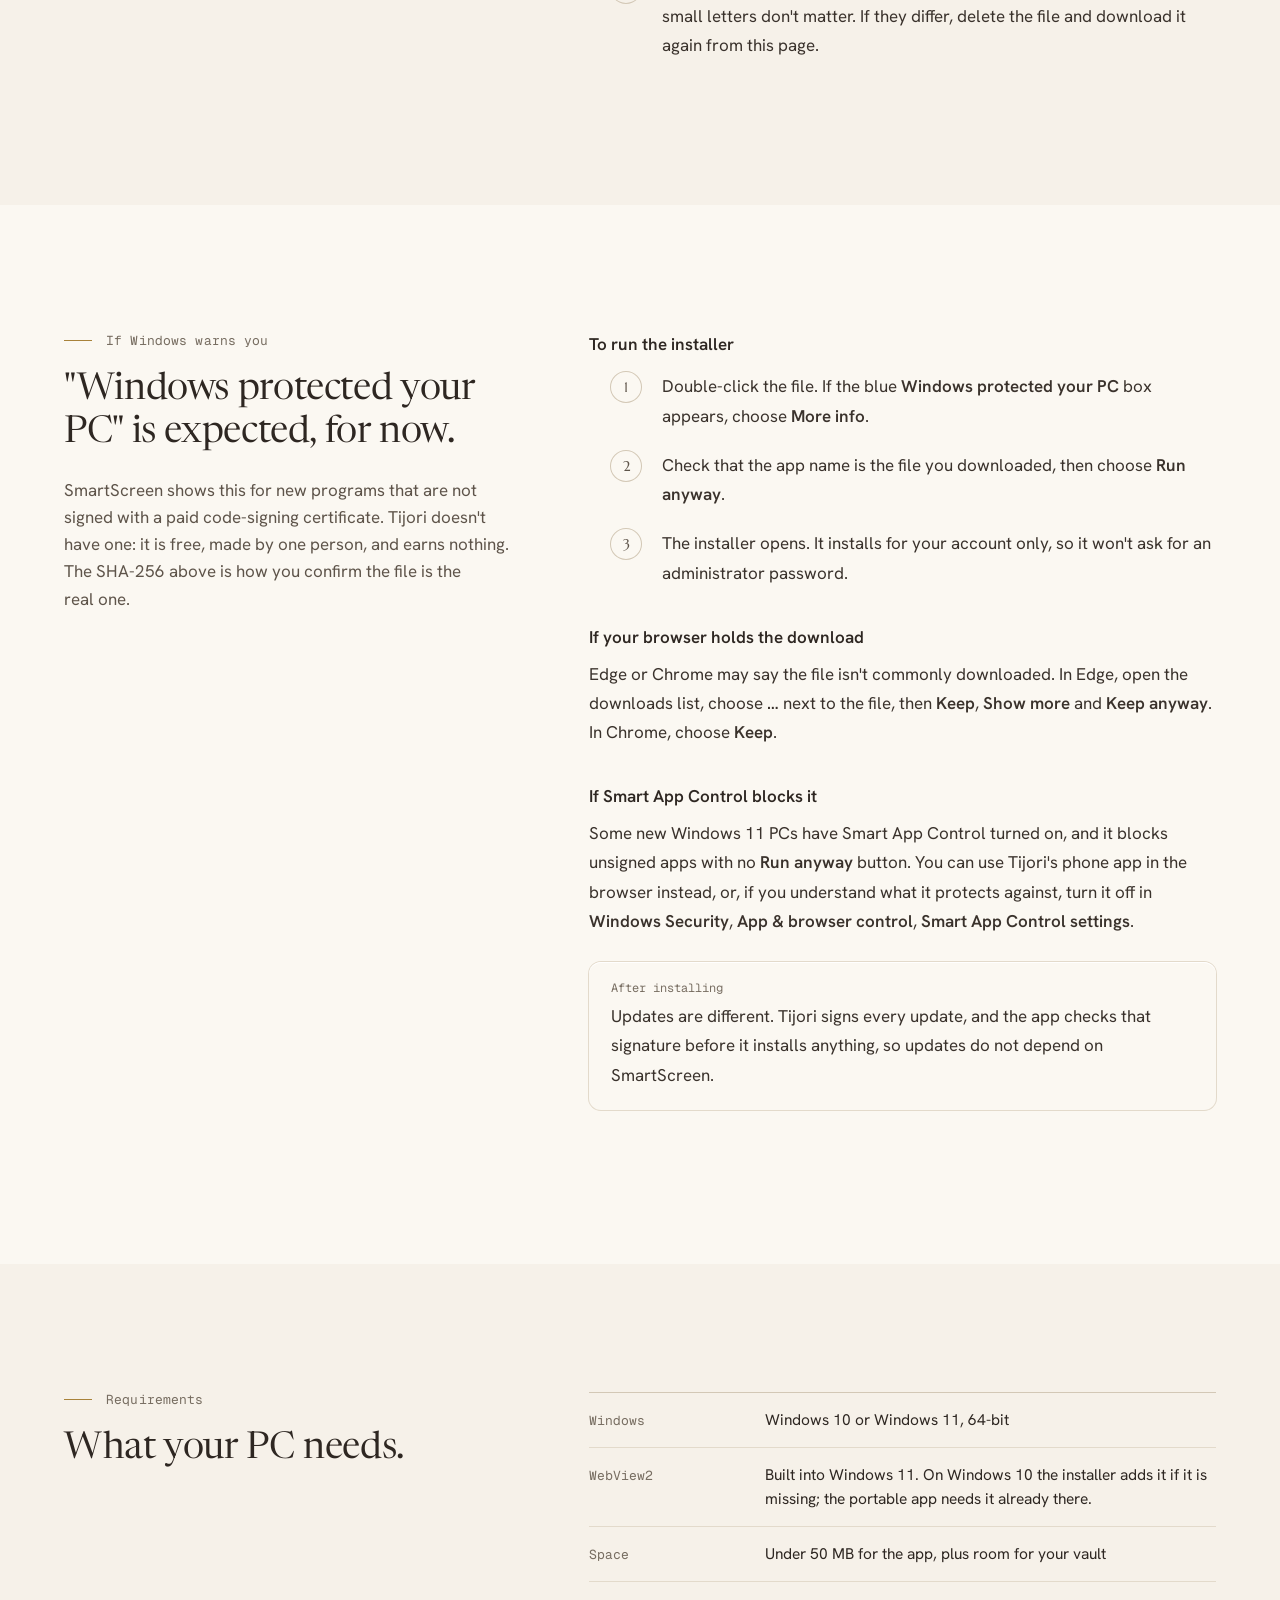
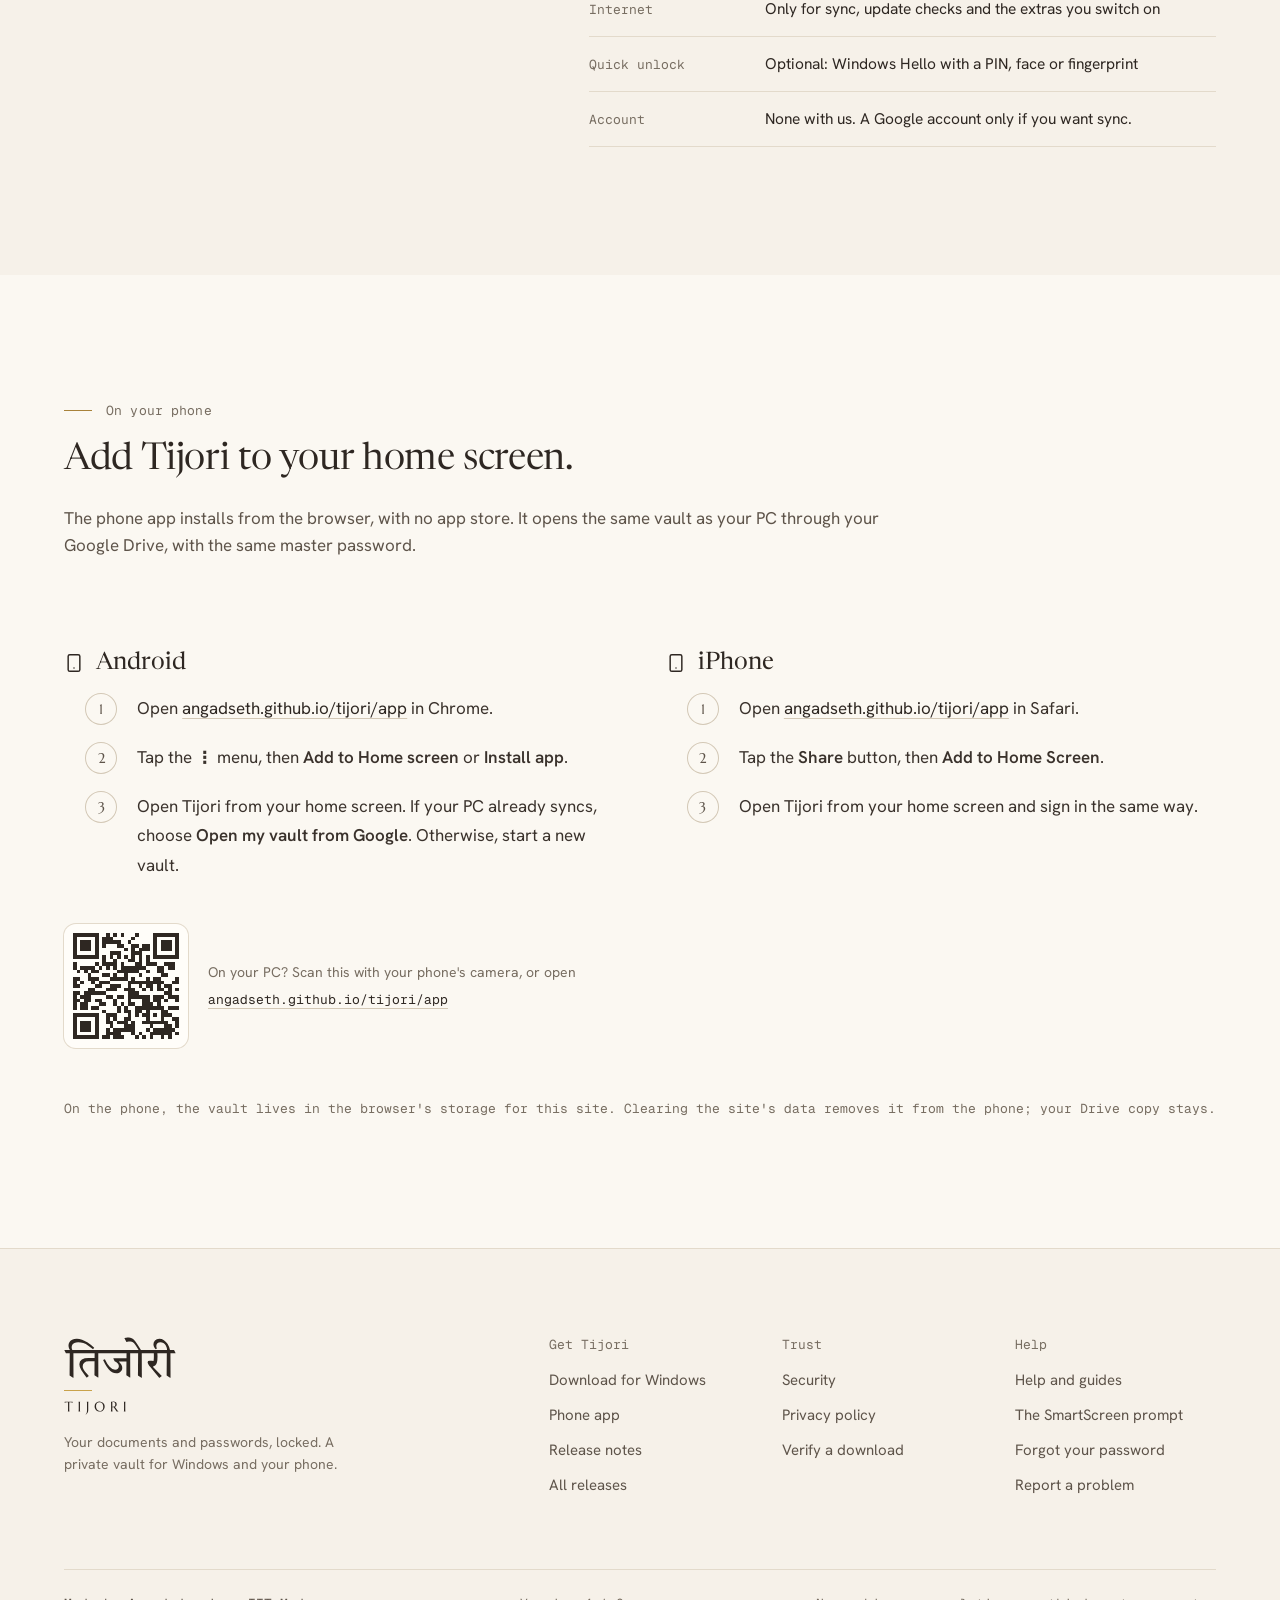
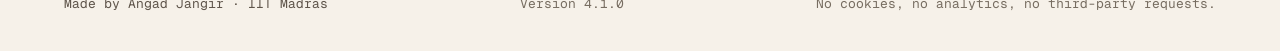
<file: download.html>
<!doctype html>
<html lang="en-IN">
<head>
<meta charset="utf-8">
<meta name="viewport" content="width=device-width, initial-scale=1, viewport-fit=cover">
<meta http-equiv="Content-Security-Policy" content="default-src 'self'; script-src 'self' 'sha256-SU4i9lhRS+LGRF0fkjlFILuYqV82r9SUruCCo5QV2r8='; style-src 'self'; img-src 'self' data:; font-src 'self'; connect-src 'self'; manifest-src 'self'; object-src 'none'; base-uri 'self'; form-action 'none'">
<script>(function(d){var u=navigator.userAgent,p=(navigator.userAgentData&&navigator.userAgentData.platform)||navigator.platform||"";d.dataset.os=/android/i.test(u)?"android":/iphone|ipad|ipod/i.test(u)||(navigator.maxTouchPoints>1&&/mac/i.test(p))?"ios":/win/i.test(p)?"windows":/mac/i.test(p)?"mac":/linux|cros/i.test(p)?"linux":"other";d.classList.add("js")})(document.documentElement)</script>
<title>Download Tijori for Windows and your phone</title>
<meta name="description" content="Download Tijori, the private vault for documents and passwords. Installer and portable app for Windows 10 and 11, with version, size and SHA-256 for each file. On a phone, it installs from the browser.">
<link rel="canonical" href="https://angadseth.github.io/tijori/download.html">
<meta name="color-scheme" content="dark light">
<meta name="theme-color" content="#0E0F11" media="(prefers-color-scheme: dark)">
<meta name="theme-color" content="#F6F1E9" media="(prefers-color-scheme: light)">
<link rel="icon" href="favicon.svg" type="image/svg+xml">
<link rel="icon" href="favicon-32.png" sizes="32x32" type="image/png">
<link rel="apple-touch-icon" href="apple-touch-icon.png">
<link rel="preload" href="assets/fonts/newsreader-display-latin-normal.woff2" as="font" type="font/woff2" crossorigin>
<link rel="preload" href="assets/fonts/hanken-grotesk-latin-wght-normal.woff2" as="font" type="font/woff2" crossorigin>
<link rel="stylesheet" href="assets/site.css">
<script src="assets/site.js" defer></script>
<meta property="og:type" content="website">
<meta property="og:site_name" content="Tijori">
<meta property="og:locale" content="en_IN">
<meta property="og:title" content="Download Tijori">
<meta property="og:description" content="Free for Windows 10 and 11, with the SHA-256 of every file. On a phone, it installs from the browser.">
<meta property="og:url" content="https://angadseth.github.io/tijori/download.html">
<meta property="og:image" content="https://angadseth.github.io/tijori/og.png">
<meta property="og:image:width" content="1200">
<meta property="og:image:height" content="630">
<meta property="og:image:alt" content="The Tijori wordmark in Devanagari and Latin, with the line: your documents and passwords, locked.">
<meta name="twitter:card" content="summary_large_image">
<meta name="twitter:title" content="Download Tijori">
<meta name="twitter:description" content="Free for Windows 10 and 11, with the SHA-256 of every file. On a phone, it installs from the browser.">
<meta name="twitter:image" content="https://angadseth.github.io/tijori/og.png">
</head>
<body>
<a class="skip" href="#main">Skip to content</a>
<svg class="sr-only" aria-hidden="true" focusable="false"><defs><path id="wm-deva" d="M21.97 90.9H21.01L13.33 85.91L13.71 37.14H5.27L2 30.9V29.94H14.19Q12.47 27.25 11.7 24.61Q10.93 21.97 10.93 19.48Q10.93 15.64 12.9 12.37Q14.87 9.11 18.99 7.04Q23.12 4.98 29.36 4.98Q35.03 4.98 40.88 6.95Q46.74 8.92 53.36 13.33Q59.99 17.75 67.76 24.95L65.17 27.92Q60.08 23.6 54.71 20.1Q49.33 16.6 43.71 14.48Q38.1 12.37 32.34 12.37Q27.25 12.37 24.03 14.05Q20.82 15.73 19.38 18.32Q17.94 20.92 17.94 23.89Q17.94 25.52 18.37 26.96Q18.8 28.4 19.57 29.94H29.75L33.01 36.18V37.14H21.78ZM51.73 90.42H50.77Q43.95 81.59 39.44 74.48Q34.93 67.38 34.93 61.24Q34.93 54.13 40.45 50.92Q45.97 47.7 55.09 47.7H68.63L68.72 37.14H30.9L27.63 30.9V29.94H84.75L88.02 36.18V37.14H76.79L76.98 90.42H76.02L68.34 85.43L68.53 54.9H56.15Q49.14 54.9 45.73 58.02Q42.32 61.14 42.32 65.65Q42.32 67.76 42.95 69.68Q43.57 71.6 45.06 73.91Q46.55 76.21 49.19 79.33Q51.83 82.45 55.86 87.06ZM116.53 81.3Q111.63 81.3 107.46 78.85Q103.28 76.4 99.73 72.23Q96.18 68.05 93.15 62.77Q90.13 57.49 87.44 51.73L91.38 50Q96.37 60.47 101.94 67Q107.51 73.52 113.94 73.52Q117.87 73.52 120.08 71.27Q122.29 69.01 122.29 65.84Q122.29 62.77 119.94 59.84Q117.59 56.92 112.88 54.8L110.29 49.24V48.18H139.19L139.28 37.14H85.91L82.64 30.9V29.94H155.31L158.58 36.18V37.14H147.35L147.54 90.42H146.58L138.9 85.43L139.09 55.38H122.1Q125.94 59.32 127.91 62.58Q129.87 65.84 129.87 69.49Q129.87 73.24 128 75.88Q126.13 78.52 123.11 79.91Q120.08 81.3 116.53 81.3ZM184.21 37.14H172.98L173.17 90.9H172.21L164.53 85.91L164.91 37.14H156.47L153.2 30.9V29.94H165.97Q161.84 22.84 158.96 18.71Q155.79 14.39 153.39 12.61Q150.99 10.84 148.31 10.84Q146.77 10.84 144.03 11.12Q141.3 11.41 139.09 11.89L134.67 3.73L134.77 3.06Q138.51 2.39 141.2 2.2Q143.89 2 144.75 2Q149.65 2 153.87 5.65Q158.1 9.3 162.42 15.83Q166.45 21.97 171.15 29.94H180.95L184.21 36.18ZM212.43 91.38H211.47L192.47 68.05Q188.91 63.73 187.43 61Q185.94 58.26 185.94 56.63Q185.94 53.56 190.83 53.56Q192.27 53.56 194.77 53.75Q197.27 53.94 198.99 54.13Q199.47 51.73 199.62 48.61Q199.76 45.49 199.76 43.19Q199.76 41.17 199.71 39.73Q199.67 38.29 199.57 37.14H182.1L178.83 30.9V29.94H218.77L222.03 36.18V37.14H207.54Q207.63 38.96 207.73 41.17Q207.83 43.38 207.83 44.24Q207.83 52.12 206.67 56.72Q205.52 61.33 203.17 63.64Q200.82 65.94 197.36 66.71L217.33 87.35ZM236.63 90.9H235.67L227.99 85.91L228.37 37.14H219.92L216.66 30.9V29.94H229.04Q228.37 23.51 226.16 19.67Q223.95 15.83 220.83 14.1Q217.71 12.37 214.35 12.37Q209.94 12.37 207.54 14.72Q205.14 17.08 205.14 20.72Q205.14 23.22 206.48 26.2L203.6 27.83Q201.2 25.33 200 22.5Q198.8 19.67 198.8 16.88Q198.8 12.08 202.16 8.53Q205.52 4.98 211.76 4.98Q217.23 4.98 221.99 8Q226.74 11.03 230.24 16.64Q233.75 22.26 235.38 29.94H244.4L247.67 36.18V37.14H236.43Z"/><path id="wm-latin" d="M74.24 131.3Q72.74 131.3 71.54 131.44Q70.33 131.57 69.46 131.72Q68.44 131.91 67.64 132.14L68.01 130.08Q68.16 130.1 68.47 130.11Q68.77 130.12 69.14 130.13Q69.52 130.15 69.93 130.15Q70.34 130.16 70.71 130.17Q71.08 130.17 71.37 130.18Q71.65 130.18 71.78 130.18H79.03Q79.15 130.18 79.44 130.18Q79.73 130.17 80.09 130.17Q80.46 130.16 80.87 130.15Q81.29 130.15 81.66 130.13Q82.04 130.12 82.34 130.11Q82.65 130.1 82.8 130.08L83.17 132.14Q82.35 131.91 81.34 131.72Q80.46 131.57 79.26 131.44Q78.05 131.3 76.55 131.3V143.43Q76.55 144.51 76.58 145.31Q76.62 146.12 76.66 146.7Q76.7 147.29 76.77 147.68Q76.84 148.07 76.92 148.34V148.39H73.89V148.34Q73.96 148.07 74.03 147.68Q74.09 147.29 74.14 146.7Q74.19 146.12 74.22 145.31Q74.24 144.51 74.24 143.43ZM93.94 148.34Q94.01 148.07 94.08 147.68Q94.14 147.29 94.19 146.7Q94.24 146.12 94.27 145.31Q94.29 144.51 94.29 143.43V135.16Q94.29 134.08 94.27 133.28Q94.24 132.47 94.19 131.88Q94.14 131.29 94.08 130.9Q94.01 130.5 93.94 130.24V130.18H96.97V130.24Q96.89 130.5 96.82 130.9Q96.75 131.29 96.71 131.88Q96.67 132.47 96.63 133.28Q96.6 134.08 96.6 135.16V143.43Q96.6 144.51 96.63 145.31Q96.67 146.12 96.71 146.7Q96.75 147.29 96.82 147.68Q96.89 148.07 96.97 148.34V148.39H93.94ZM112.13 145.76Q112.13 147.48 111.78 148.73Q111.43 149.99 110.81 150.96Q110.18 151.93 109.32 152.69Q108.46 153.46 107.45 154.19L107.22 153.87Q108.1 153.07 108.61 152.21Q109.12 151.35 109.4 150.36Q109.67 149.38 109.75 148.24Q109.82 147.11 109.82 145.76V135.16Q109.82 134.08 109.8 133.28Q109.77 132.47 109.72 131.88Q109.67 131.29 109.6 130.9Q109.53 130.5 109.45 130.24V130.18H112.5V130.24Q112.42 130.5 112.35 130.9Q112.28 131.29 112.23 131.88Q112.18 132.47 112.16 133.28Q112.13 134.08 112.13 135.16ZM133.17 129.88Q135.29 129.88 137.09 130.57Q138.89 131.26 140.19 132.51Q141.5 133.77 142.24 135.52Q142.97 137.27 142.97 139.39Q142.97 140.6 142.69 141.76Q142.41 142.93 141.88 143.97Q141.34 145.01 140.55 145.9Q139.76 146.78 138.75 147.42Q137.74 148.06 136.52 148.42Q135.31 148.78 133.9 148.78Q131.78 148.78 129.98 148.1Q128.18 147.43 126.88 146.18Q125.57 144.94 124.83 143.19Q124.1 141.45 124.1 139.31Q124.1 138.11 124.37 136.94Q124.65 135.77 125.19 134.72Q125.73 133.66 126.51 132.78Q127.29 131.9 128.3 131.25Q129.31 130.6 130.54 130.24Q131.76 129.88 133.17 129.88ZM133.9 147.64Q135.31 147.64 136.47 147.13Q137.64 146.63 138.49 145.66Q139.33 144.7 139.8 143.31Q140.27 141.92 140.27 140.15Q140.27 138.2 139.82 136.53Q139.37 134.86 138.48 133.63Q137.59 132.41 136.26 131.71Q134.94 131.02 133.17 131.02Q131.76 131.02 130.6 131.52Q129.43 132.03 128.58 132.98Q127.74 133.93 127.27 135.31Q126.8 136.7 126.8 138.46Q126.8 140.4 127.24 142.09Q127.69 143.77 128.58 145Q129.47 146.23 130.8 146.94Q132.13 147.64 133.9 147.64ZM157.35 143.43Q157.35 144.51 157.38 145.31Q157.41 146.12 157.46 146.7Q157.5 147.29 157.57 147.68Q157.64 148.07 157.72 148.34V148.39H154.67V148.34Q154.75 148.07 154.82 147.68Q154.89 147.29 154.93 146.7Q154.97 146.12 155.01 145.32Q155.04 144.52 155.04 143.43V135.16Q155.04 134.08 155.01 133.28Q154.97 132.47 154.93 131.89Q154.89 131.3 154.82 130.9Q154.75 130.5 154.67 130.24V130.18L155.2 130.24Q155.44 130.26 155.74 130.27Q156.04 130.27 156.36 130.27Q156.85 130.27 157.7 130.15Q158.54 130.03 159.85 130.03Q161.07 130.03 162.1 130.36Q163.14 130.69 163.9 131.33Q164.66 131.96 165.09 132.88Q165.51 133.8 165.51 134.97Q165.51 135.89 165.28 136.67Q165.04 137.45 164.62 138.08Q164.19 138.72 163.59 139.2Q163 139.69 162.26 140.02L166.72 146.28Q167.05 146.75 167.33 147.1Q167.62 147.44 167.88 147.69Q168.14 147.93 168.38 148.09Q168.62 148.25 168.88 148.34V148.39H165.21Q165.17 148.15 164.96 147.75Q164.75 147.35 164.47 146.96L159.98 140.62Q159.68 140.65 159.39 140.66Q159.1 140.68 158.8 140.68Q158.44 140.68 158.08 140.66Q157.72 140.63 157.35 140.57ZM157.35 139.58Q157.69 139.66 158.05 139.69Q158.4 139.72 158.73 139.72Q159.68 139.72 160.47 139.43Q161.26 139.15 161.81 138.56Q162.36 137.98 162.67 137.11Q162.97 136.24 162.97 135.07Q162.97 134.12 162.76 133.35Q162.54 132.57 162.12 132.03Q161.69 131.49 161.04 131.19Q160.4 130.9 159.53 130.9Q158.66 130.9 158.14 130.98Q157.62 131.07 157.35 131.18ZM178.99 148.34Q179.06 148.07 179.13 147.68Q179.19 147.29 179.24 146.7Q179.29 146.12 179.32 145.31Q179.34 144.51 179.34 143.43V135.16Q179.34 134.08 179.32 133.28Q179.29 132.47 179.24 131.88Q179.19 131.29 179.13 130.9Q179.06 130.5 178.99 130.24V130.18H182.02V130.24Q181.94 130.5 181.87 130.9Q181.8 131.29 181.76 131.88Q181.71 132.47 181.68 133.28Q181.65 134.08 181.65 135.16V143.43Q181.65 144.51 181.68 145.31Q181.71 146.12 181.76 146.7Q181.8 147.29 181.87 147.68Q181.94 148.07 182.02 148.34V148.39H178.99Z"/></defs></svg>

<header class="site-head">
  <div class="wrap head-in">
    <a class="brand" href="./" aria-label="Tijori home">
      <img src="assets/brand/logo.svg" width="30" height="30" alt="">
      <svg class="wm-latin" viewBox="66.64 128.88 116.38 26.31" aria-hidden="true"><use href="#wm-latin"/></svg>
    </a>
    <nav class="nav" aria-label="Main">
      <a href="./#features">Features</a>
      <a href="security.html">Security</a>
      <a href="changelog.html">Changelog</a>
      <a href="help.html">Help</a>
      <a href="app/">Phone app</a>
    </nav>
    <a class="btn btn--line btn--sm head-cta" href="download.html" aria-current="page">Download</a>
    <details class="menu">
      <summary aria-label="Menu"><svg class="icon i-open" aria-hidden="true"><use href="assets/icons.svg#i-menu"/></svg><svg class="icon i-close" aria-hidden="true"><use href="assets/icons.svg#i-x"/></svg></summary>
      <div class="menu-panel">
        <ul>
          <li><a href="./#features">Features</a></li>
          <li><a href="security.html">Security</a></li>
          <li><a href="changelog.html">Changelog</a></li>
          <li><a href="help.html">Help</a></li>
          <li><a href="privacy.html">Privacy</a></li>
        </ul>
        <a class="btn btn--brass" href="app/">Open the phone app</a>
        <p class="menu-note">Installs from your browser. No app store.</p>
      </div>
    </details>
  </div>
</header>

<main id="main">
  <header class="page-head">
    <div class="wrap">
      <p class="eyebrow">Download</p>
      <h1 class="d1">Get Tijori.</h1>
      <p class="lead">Free for Windows 10 and 11. On a phone, it installs straight from the browser. Every file below comes from the public release page, with its size and SHA-256 so you can check it.</p>
      <p class="os-note">
        <svg class="icon" aria-hidden="true"><use href="assets/icons.svg#i-info"/></svg>
        <span class="only-phone">You're on a phone. Tijori opens in your browser: <a class="link" href="#phone">set it up below</a>.</span>
        <span class="only-other">Tijori is a Windows app. On this computer, <a class="link" href="app/">use the web app</a>.</span>
        <span class="not-phone not-other">Windows 10 or 11, 64-bit. No admin rights needed.</span>
      </p>
    </div>
  </header>

  <section class="sec--tight" aria-label="Windows downloads">
    <div class="wrap">
      <div class="dl-grid">
        <article class="dl-card dl-card--main" aria-labelledby="dl-setup">
          <div class="dl-top">
            <div>
              <h2 id="dl-setup">Installer</h2>
              <p class="desc">Installs for your account only, with no admin rights. Adds Tijori to the Start menu and keeps it up to date with signed updates.</p>
            </div>
            <span class="badge">Recommended</span>
          </div>
          <a class="btn btn--brass" href="https://github.com/angadseth/tijori/releases/latest" data-href="setup">
            <svg class="icon" aria-hidden="true"><use href="assets/icons.svg#i-download"/></svg>Download the installer
          </a>
          <dl class="file">
            <dt>File</dt><dd data-v="setup.name">Tijori_4.1.0_x64-setup.exe</dd>
            <dt>Version</dt><dd data-v="version" data-pending="Releasing today">4.1.0</dd>
            <dt>Released</dt><dd data-v="date" data-pending="29 Oct 2026">29 Oct 2026</dd>
            <dt>Size</dt><dd data-v="setup.size" data-pending="Published with the release">See the release page</dd>
            <dt>SHA-256</dt><dd class="sha"><code id="sha-setup" data-v="setup.sha256" data-pending="Published with the release">Listed on the release page</code><button class="copy" type="button" data-copy="#sha-setup" data-needs="setup.sha256" hidden aria-label="Copy the installer's SHA-256"><svg class="icon i-copy" aria-hidden="true"><use href="assets/icons.svg#i-copy"/></svg><svg class="icon i-done" aria-hidden="true"><use href="assets/icons.svg#i-check"/></svg><span class="label">Copy</span></button></dd>
          </dl>
        </article>

        <article class="dl-card" aria-labelledby="dl-portable">
          <div class="dl-top">
            <div>
              <h2 id="dl-portable">Portable</h2>
              <p class="desc">One .exe that runs without installing. It does not update itself, and it opens the same vault folder as the installed app.</p>
            </div>
          </div>
          <a class="btn btn--line" href="https://github.com/angadseth/tijori/releases/latest" data-href="portable">
            <svg class="icon" aria-hidden="true"><use href="assets/icons.svg#i-download"/></svg>Download the portable app
          </a>
          <dl class="file">
            <dt>File</dt><dd data-v="portable.name">Tijori.exe</dd>
            <dt>Version</dt><dd data-v="version" data-pending="Releasing today">4.1.0</dd>
            <dt>Released</dt><dd data-v="date" data-pending="29 Oct 2026">29 Oct 2026</dd>
            <dt>Size</dt><dd data-v="portable.size" data-pending="Published with the release">See the release page</dd>
            <dt>SHA-256</dt><dd class="sha"><code id="sha-portable" data-v="portable.sha256" data-pending="Published with the release">Listed on the release page</code><button class="copy" type="button" data-copy="#sha-portable" data-needs="portable.sha256" hidden aria-label="Copy the portable app's SHA-256"><svg class="icon i-copy" aria-hidden="true"><use href="assets/icons.svg#i-copy"/></svg><svg class="icon i-done" aria-hidden="true"><use href="assets/icons.svg#i-check"/></svg><span class="label">Copy</span></button></dd>
          </dl>
        </article>
      </div>
      <p class="dl-links">
        <a class="link" href="changelog.html#v4-0-0">What's new in 4.0<svg class="icon" aria-hidden="true"><use href="assets/icons.svg#i-arrow-right"/></svg></a>
        <a class="link" href="https://github.com/angadseth/tijori/releases" data-href="notes">Release notes on GitHub<svg class="icon" aria-hidden="true"><use href="assets/icons.svg#i-arrow-up-right"/></svg></a>
        <a class="link" href="#verify">Check a file<svg class="icon" aria-hidden="true"><use href="assets/icons.svg#i-arrow-right"/></svg></a>
      </p>
    </div>
  </section>

  <section class="sec" id="verify" aria-labelledby="verify-title">
    <div class="wrap">
      <div class="split">
        <header class="sec-head">
          <p class="eyebrow">Verify</p>
          <h2 class="d2" id="verify-title">Check the file before you run it.</h2>
          <p class="body">A SHA-256 is a fingerprint of a file. If even one byte changes, the fingerprint changes completely. When yours matches the one above, you have exactly the file that was published.</p>
        </header>
        <div class="prose">
          <ol class="steps">
            <li>Open the folder the file downloaded to, usually <b>Downloads</b>. Right-click an empty spot and choose <b>Open in Terminal</b>. On Windows 10, hold <kbd>Shift</kbd> while you right-click and choose <b>Open PowerShell window here</b>.</li>
            <li>Paste this and press <kbd>Enter</kbd>:
              <div class="code"><code id="hash-cmd">Get-FileHash .\<span data-v="setup.name">Tijori_4.1.0_x64-setup.exe</span> -Algorithm SHA256</code><button class="copy" type="button" data-copy="#hash-cmd" aria-label="Copy the command"><svg class="icon i-copy" aria-hidden="true"><use href="assets/icons.svg#i-copy"/></svg><svg class="icon i-done" aria-hidden="true"><use href="assets/icons.svg#i-check"/></svg><span class="label">Copy</span></button></div>
              For the portable app, use <code>Tijori.exe</code> instead.
            </li>
            <li>Compare the long <b>Hash</b> it prints with the SHA-256 above. Capital and small letters don't matter. If they differ, delete the file and download it again from this page.</li>
          </ol>
        </div>
      </div>
    </div>
  </section>

  <section class="sec band" id="smartscreen" aria-labelledby="ss-title">
    <div class="wrap">
      <div class="split">
        <header class="sec-head sticky-head">
          <p class="eyebrow">If Windows warns you</p>
          <h2 class="d2" id="ss-title">"Windows protected your PC" is expected, for now.</h2>
          <p class="body">SmartScreen shows this for new programs that are not signed with a paid code-signing certificate. Tijori doesn't have one: it is free, made by one person, and earns nothing. The SHA-256 above is how you confirm the file is the real one.</p>
        </header>
        <div class="prose">
          <h3>To run the installer</h3>
          <ol class="steps">
            <li>Double-click the file. If the blue <b>Windows protected your PC</b> box appears, choose <b>More info</b>.</li>
            <li>Check that the app name is the file you downloaded, then choose <b>Run anyway</b>.</li>
            <li>The installer opens. It installs for your account only, so it won't ask for an administrator password.</li>
          </ol>
          <h3>If your browser holds the download</h3>
          <p>Edge or Chrome may say the file isn't commonly downloaded. In Edge, open the downloads list, choose <b>…</b> next to the file, then <b>Keep</b>, <b>Show more</b> and <b>Keep anyway</b>. In Chrome, choose <b>Keep</b>.</p>
          <h3>If Smart App Control blocks it</h3>
          <p>Some new Windows 11 PCs have Smart App Control turned on, and it blocks unsigned apps with no <b>Run anyway</b> button. You can use Tijori's phone app in the browser instead, or, if you understand what it protects against, turn it off in <b>Windows Security</b>, <b>App &amp; browser control</b>, <b>Smart App Control settings</b>.</p>
          <div class="note">
            <span class="label">After installing</span>
            <p>Updates are different. Tijori signs every update, and the app checks that signature before it installs anything, so updates do not depend on SmartScreen.</p>
          </div>
        </div>
      </div>
    </div>
  </section>

  <section class="sec" aria-labelledby="req-title">
    <div class="wrap">
      <div class="split">
        <header class="sec-head">
          <p class="eyebrow">Requirements</p>
          <h2 class="d2" id="req-title">What your PC needs.</h2>
        </header>
        <dl class="spec req">
          <div><dt>Windows</dt><dd>Windows 10 or Windows 11, 64-bit</dd></div>
          <div><dt>WebView2</dt><dd>Built into Windows 11. On Windows 10 the installer adds it if it is missing; the portable app needs it already there.</dd></div>
          <div><dt>Space</dt><dd>Under 50 MB for the app, plus room for your vault</dd></div>
          <div><dt>Internet</dt><dd>Only for sync, update checks and the extras you switch on</dd></div>
          <div><dt>Quick unlock</dt><dd>Optional: Windows Hello with a PIN, face or fingerprint</dd></div>
          <div><dt>Account</dt><dd>None with us. A Google account only if you want sync.</dd></div>
        </dl>
      </div>
    </div>
  </section>

  <section class="sec band" id="phone" aria-labelledby="phone-title">
    <div class="wrap">
      <header class="sec-head">
        <p class="eyebrow">On your phone</p>
        <h2 class="d2" id="phone-title">Add Tijori to your home screen.</h2>
        <p class="body">The phone app installs from the browser, with no app store. It opens the same vault as your PC through your Google Drive, with the same master password.</p>
      </header>
      <div class="phone-steps reveal">
        <div class="prose" data-for="android">
          <h3><svg class="icon" aria-hidden="true"><use href="assets/icons.svg#i-smartphone"/></svg>Android<span class="yours">This phone</span></h3>
          <ol class="steps">
            <li>Open <a href="app/">angadseth.github.io/tijori/app</a> in Chrome.</li>
            <li>Tap the <b>⋮</b> menu, then <b>Add to Home screen</b> or <b>Install app</b>.</li>
            <li>Open Tijori from your home screen. If your PC already syncs, choose <b>Open my vault from Google</b>. Otherwise, start a new vault.</li>
          </ol>
        </div>
        <div class="prose" data-for="ios">
          <h3><svg class="icon" aria-hidden="true"><use href="assets/icons.svg#i-smartphone"/></svg>iPhone<span class="yours">This phone</span></h3>
          <ol class="steps">
            <li>Open <a href="app/">angadseth.github.io/tijori/app</a> in Safari.</li>
            <li>Tap the <b>Share</b> button, then <b>Add to Home Screen</b>.</li>
            <li>Open Tijori from your home screen and sign in the same way.</li>
          </ol>
        </div>
      </div>
      <div class="scan">
        <div class="qr" role="img" aria-label="QR code for the phone app"><svg viewBox="0 0 29 29" shape-rendering="crispEdges" aria-hidden="true"><path stroke="currentColor" d="M0 0.5h7m2 0h1m1 0h1m1 0h1m3 0h1m4 0h7m-29 1h1m5 0h1m1 0h3m5 0h1m5 0h1m5 0h1m-29 1h1m1 0h3m1 0h1m1 0h5m2 0h1m6 0h1m1 0h3m1 0h1m-29 1h1m1 0h3m1 0h1m1 0h1m3 0h2m2 0h2m1 0h2m1 0h1m1 0h3m1 0h1m-29 1h1m1 0h3m1 0h1m7 0h1m1 0h1m1 0h3m1 0h1m1 0h3m1 0h1m-29 1h1m5 0h1m3 0h3m3 0h3m3 0h1m5 0h1m-29 1h7m1 0h1m1 0h1m1 0h1m1 0h1m1 0h1m1 0h1m1 0h1m1 0h7m-21 1h1m2 0h1m3 0h2m1 0h1m1 0h1m-21 1h1m5 0h1m1 0h4m1 0h1m3 0h2m1 0h3m2 0h3m-28 1h1m1 0h4m1 0h1m1 0h1m1 0h1m1 0h7m3 0h2m1 0h2m-27 1h1m1 0h1m1 0h2m5 0h6m2 0h1m2 0h2m-21 1h1m3 0h2m1 0h1m2 0h1m3 0h1m5 0h2m-26 1h2m2 0h3m3 0h5m1 0h1m3 0h1m1 0h2m4 0h1m-29 1h1m1 0h1m2 0h1m1 0h3m5 0h10m2 0h2m-29 1h2m4 0h2m2 0h3m2 0h1m2 0h1m1 0h2m1 0h1m1 0h2m-23 1h2m3 0h3m2 0h3m2 0h1m1 0h1m1 0h2m1 0h1m1 0h1m-29 1h2m1 0h6m6 0h3m7 0h2m-27 1h1m1 0h3m4 0h2m1 0h2m1 0h6m1 0h3m1 0h3m-29 1h2m1 0h2m1 0h2m3 0h1m3 0h1m3 0h2m1 0h2m1 0h1m2 0h1m-29 1h1m1 0h2m3 0h2m2 0h1m1 0h1m1 0h2m2 0h3m1 0h1m-24 1h1m1 0h2m1 0h2m5 0h1m1 0h1m2 0h8m1 0h3m-21 1h1m3 0h1m1 0h2m1 0h2m1 0h1m3 0h2m-26 1h7m2 0h3m3 0h1m1 0h1m1 0h2m1 0h1m1 0h3m-27 1h1m5 0h1m2 0h1m1 0h1m2 0h2m4 0h1m3 0h1m2 0h2m-29 1h1m1 0h3m1 0h1m2 0h2m1 0h3m1 0h1m2 0h7m2 0h1m-29 1h1m1 0h3m1 0h1m3 0h1m3 0h3m4 0h1m3 0h2m1 0h1m-29 1h1m1 0h3m1 0h1m2 0h1m1 0h6m3 0h1m1 0h6m-28 1h1m5 0h1m2 0h4m3 0h1m1 0h1m2 0h6m1 0h1m-29 1h7m1 0h2m1 0h3m3 0h1m1 0h1m1 0h1m2 0h1m1 0h1"/></svg></div>
        <p><span class="not-phone">On your PC? Scan this with your phone's camera, or open</span><a class="mono" href="app/">angadseth.github.io/tijori/app</a></p>
      </div>
      <p class="footnote">On the phone, the vault lives in the browser's storage for this site. Clearing the site's data removes it from the phone; your Drive copy stays.</p>
    </div>
  </section>
</main>

<footer class="site-foot">
  <div class="wrap">
    <div class="foot-grid">
      <div class="foot-brand">
        <p class="lockup" role="img" aria-label="Tijori, तिजोरी">
          <svg class="wm-deva" viewBox="1 1 247.67 91.38" aria-hidden="true"><use href="#wm-deva"/></svg>
          <span class="rule"></span>
          <svg class="wm-latin" viewBox="66.64 128.88 116.38 26.31" aria-hidden="true"><use href="#wm-latin"/></svg>
        </p>
        <p>Your documents and passwords, locked. A private vault for Windows and your phone.</p>
      </div>
      <nav class="foot-col" aria-label="Get Tijori">
        <h2>Get Tijori</h2>
        <ul>
          <li><a href="download.html">Download for Windows</a></li>
          <li><a href="app/">Phone app</a></li>
          <li><a href="changelog.html">Release notes</a></li>
          <li><a href="https://github.com/angadseth/tijori/releases">All releases</a></li>
        </ul>
      </nav>
      <nav class="foot-col" aria-label="Trust">
        <h2>Trust</h2>
        <ul>
          <li><a href="security.html">Security</a></li>
          <li><a href="privacy.html">Privacy policy</a></li>
          <li><a href="download.html#verify">Verify a download</a></li>
        </ul>
      </nav>
      <nav class="foot-col" aria-label="Help">
        <h2>Help</h2>
        <ul>
          <li><a href="help.html">Help and guides</a></li>
          <li><a href="help.html#smartscreen">The SmartScreen prompt</a></li>
          <li><a href="help.html#forgot-password">Forgot your password</a></li>
          <li><a href="https://github.com/angadseth/tijori/issues">Report a problem</a></li>
        </ul>
      </nav>
    </div>
    <div class="foot-base">
      <span class="maker">Made by Angad Jangir · IIT Madras</span>
      <span>Version <span data-v="version" data-pending="4.1.0">4.1.0</span></span>
      <span>No cookies, no analytics, no third-party requests.</span>
    </div>
  </div>
</footer>
</body>
</html>
</file>
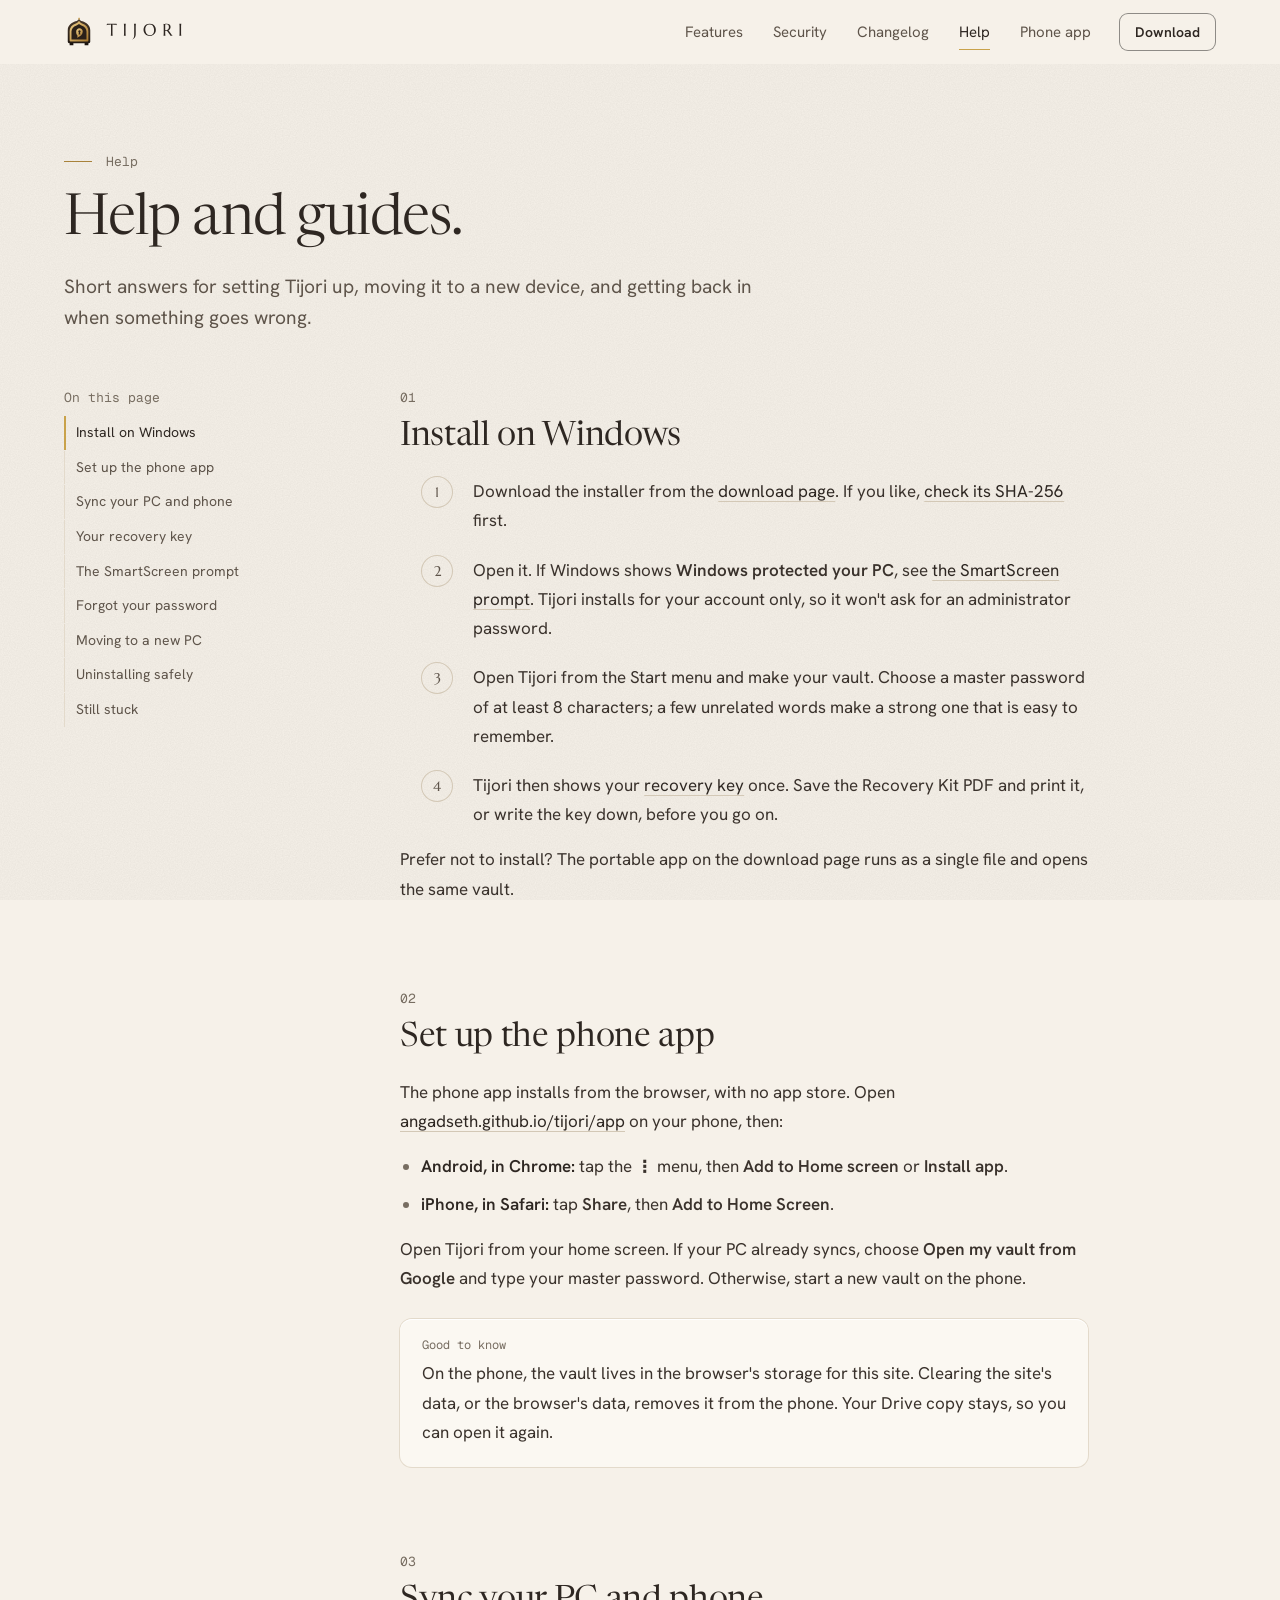
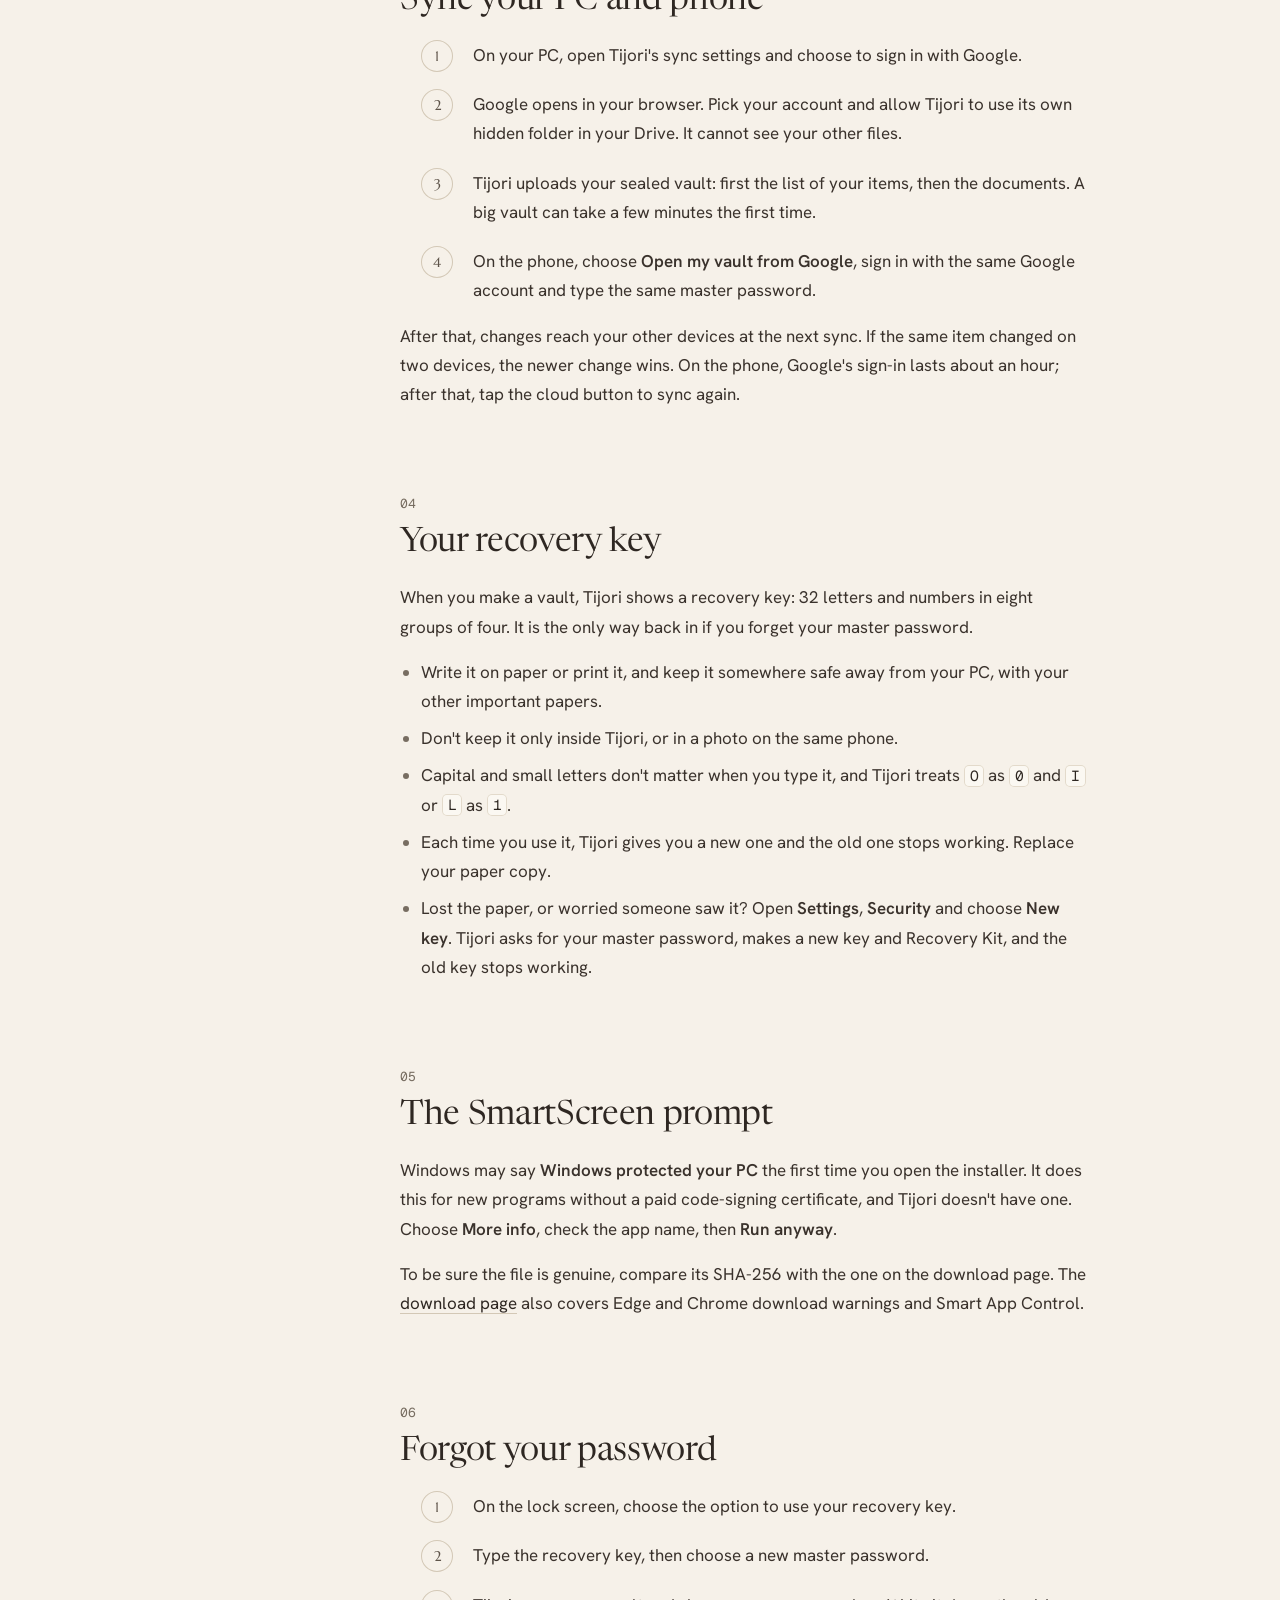
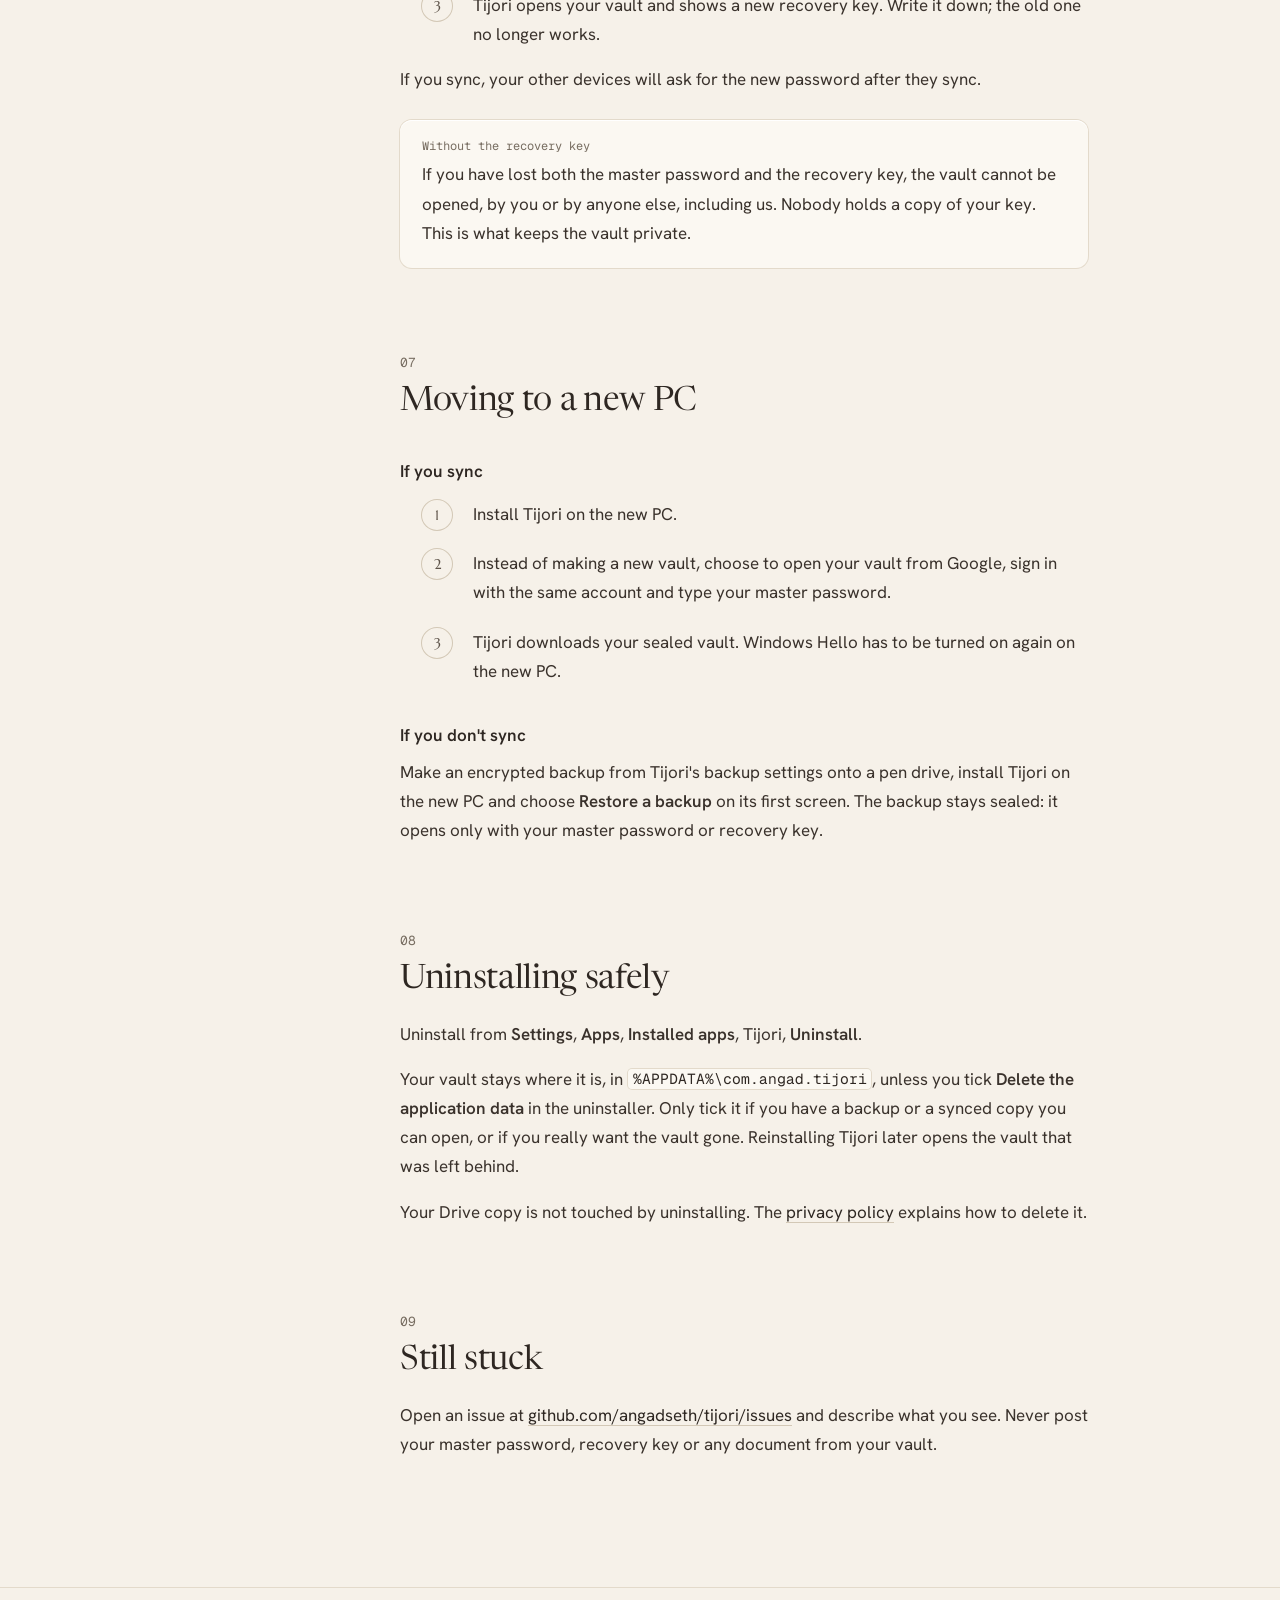
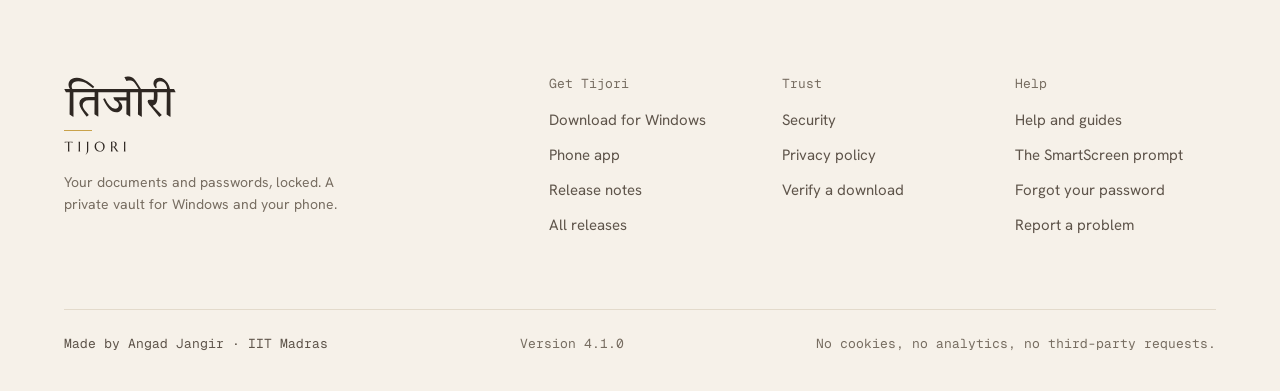
<file: help.html>
<!doctype html>
<html lang="en-IN">
<head>
<meta charset="utf-8">
<meta name="viewport" content="width=device-width, initial-scale=1, viewport-fit=cover">
<meta http-equiv="Content-Security-Policy" content="default-src 'self'; script-src 'self' 'sha256-SU4i9lhRS+LGRF0fkjlFILuYqV82r9SUruCCo5QV2r8='; style-src 'self'; img-src 'self' data:; font-src 'self'; connect-src 'self'; manifest-src 'self'; object-src 'none'; base-uri 'self'; form-action 'none'">
<script>(function(d){var u=navigator.userAgent,p=(navigator.userAgentData&&navigator.userAgentData.platform)||navigator.platform||"";d.dataset.os=/android/i.test(u)?"android":/iphone|ipad|ipod/i.test(u)||(navigator.maxTouchPoints>1&&/mac/i.test(p))?"ios":/win/i.test(p)?"windows":/mac/i.test(p)?"mac":/linux|cros/i.test(p)?"linux":"other";d.classList.add("js")})(document.documentElement)</script>
<title>Help and guides: Tijori</title>
<meta name="description" content="How to install Tijori, set up the phone app, sync with Google Drive, keep your recovery key, get past the SmartScreen prompt, recover a forgotten password, move to a new PC and uninstall safely.">
<link rel="canonical" href="https://angadseth.github.io/tijori/help.html">
<meta name="color-scheme" content="dark light">
<meta name="theme-color" content="#0E0F11" media="(prefers-color-scheme: dark)">
<meta name="theme-color" content="#F6F1E9" media="(prefers-color-scheme: light)">
<link rel="icon" href="favicon.svg" type="image/svg+xml">
<link rel="icon" href="favicon-32.png" sizes="32x32" type="image/png">
<link rel="apple-touch-icon" href="apple-touch-icon.png">
<link rel="preload" href="assets/fonts/newsreader-display-latin-normal.woff2" as="font" type="font/woff2" crossorigin>
<link rel="preload" href="assets/fonts/hanken-grotesk-latin-wght-normal.woff2" as="font" type="font/woff2" crossorigin>
<link rel="stylesheet" href="assets/site.css">
<script src="assets/site.js" defer></script>
<meta property="og:type" content="website">
<meta property="og:site_name" content="Tijori">
<meta property="og:locale" content="en_IN">
<meta property="og:title" content="Tijori help and guides">
<meta property="og:description" content="Install, phone setup, sync, recovery key, SmartScreen, forgotten password, new PC and uninstalling.">
<meta property="og:url" content="https://angadseth.github.io/tijori/help.html">
<meta property="og:image" content="https://angadseth.github.io/tijori/og.png">
<meta property="og:image:width" content="1200">
<meta property="og:image:height" content="630">
<meta property="og:image:alt" content="The Tijori wordmark in Devanagari and Latin, with the line: your documents and passwords, locked.">
<meta name="twitter:card" content="summary_large_image">
<meta name="twitter:title" content="Tijori help and guides">
<meta name="twitter:description" content="Install, phone setup, sync, recovery key, SmartScreen, forgotten password, new PC and uninstalling.">
<meta name="twitter:image" content="https://angadseth.github.io/tijori/og.png">
</head>
<body>
<a class="skip" href="#main">Skip to content</a>
<svg class="sr-only" aria-hidden="true" focusable="false"><defs><path id="wm-deva" d="M21.97 90.9H21.01L13.33 85.91L13.71 37.14H5.27L2 30.9V29.94H14.19Q12.47 27.25 11.7 24.61Q10.93 21.97 10.93 19.48Q10.93 15.64 12.9 12.37Q14.87 9.11 18.99 7.04Q23.12 4.98 29.36 4.98Q35.03 4.98 40.88 6.95Q46.74 8.92 53.36 13.33Q59.99 17.75 67.76 24.95L65.17 27.92Q60.08 23.6 54.71 20.1Q49.33 16.6 43.71 14.48Q38.1 12.37 32.34 12.37Q27.25 12.37 24.03 14.05Q20.82 15.73 19.38 18.32Q17.94 20.92 17.94 23.89Q17.94 25.52 18.37 26.96Q18.8 28.4 19.57 29.94H29.75L33.01 36.18V37.14H21.78ZM51.73 90.42H50.77Q43.95 81.59 39.44 74.48Q34.93 67.38 34.93 61.24Q34.93 54.13 40.45 50.92Q45.97 47.7 55.09 47.7H68.63L68.72 37.14H30.9L27.63 30.9V29.94H84.75L88.02 36.18V37.14H76.79L76.98 90.42H76.02L68.34 85.43L68.53 54.9H56.15Q49.14 54.9 45.73 58.02Q42.32 61.14 42.32 65.65Q42.32 67.76 42.95 69.68Q43.57 71.6 45.06 73.91Q46.55 76.21 49.19 79.33Q51.83 82.45 55.86 87.06ZM116.53 81.3Q111.63 81.3 107.46 78.85Q103.28 76.4 99.73 72.23Q96.18 68.05 93.15 62.77Q90.13 57.49 87.44 51.73L91.38 50Q96.37 60.47 101.94 67Q107.51 73.52 113.94 73.52Q117.87 73.52 120.08 71.27Q122.29 69.01 122.29 65.84Q122.29 62.77 119.94 59.84Q117.59 56.92 112.88 54.8L110.29 49.24V48.18H139.19L139.28 37.14H85.91L82.64 30.9V29.94H155.31L158.58 36.18V37.14H147.35L147.54 90.42H146.58L138.9 85.43L139.09 55.38H122.1Q125.94 59.32 127.91 62.58Q129.87 65.84 129.87 69.49Q129.87 73.24 128 75.88Q126.13 78.52 123.11 79.91Q120.08 81.3 116.53 81.3ZM184.21 37.14H172.98L173.17 90.9H172.21L164.53 85.91L164.91 37.14H156.47L153.2 30.9V29.94H165.97Q161.84 22.84 158.96 18.71Q155.79 14.39 153.39 12.61Q150.99 10.84 148.31 10.84Q146.77 10.84 144.03 11.12Q141.3 11.41 139.09 11.89L134.67 3.73L134.77 3.06Q138.51 2.39 141.2 2.2Q143.89 2 144.75 2Q149.65 2 153.87 5.65Q158.1 9.3 162.42 15.83Q166.45 21.97 171.15 29.94H180.95L184.21 36.18ZM212.43 91.38H211.47L192.47 68.05Q188.91 63.73 187.43 61Q185.94 58.26 185.94 56.63Q185.94 53.56 190.83 53.56Q192.27 53.56 194.77 53.75Q197.27 53.94 198.99 54.13Q199.47 51.73 199.62 48.61Q199.76 45.49 199.76 43.19Q199.76 41.17 199.71 39.73Q199.67 38.29 199.57 37.14H182.1L178.83 30.9V29.94H218.77L222.03 36.18V37.14H207.54Q207.63 38.96 207.73 41.17Q207.83 43.38 207.83 44.24Q207.83 52.12 206.67 56.72Q205.52 61.33 203.17 63.64Q200.82 65.94 197.36 66.71L217.33 87.35ZM236.63 90.9H235.67L227.99 85.91L228.37 37.14H219.92L216.66 30.9V29.94H229.04Q228.37 23.51 226.16 19.67Q223.95 15.83 220.83 14.1Q217.71 12.37 214.35 12.37Q209.94 12.37 207.54 14.72Q205.14 17.08 205.14 20.72Q205.14 23.22 206.48 26.2L203.6 27.83Q201.2 25.33 200 22.5Q198.8 19.67 198.8 16.88Q198.8 12.08 202.16 8.53Q205.52 4.98 211.76 4.98Q217.23 4.98 221.99 8Q226.74 11.03 230.24 16.64Q233.75 22.26 235.38 29.94H244.4L247.67 36.18V37.14H236.43Z"/><path id="wm-latin" d="M74.24 131.3Q72.74 131.3 71.54 131.44Q70.33 131.57 69.46 131.72Q68.44 131.91 67.64 132.14L68.01 130.08Q68.16 130.1 68.47 130.11Q68.77 130.12 69.14 130.13Q69.52 130.15 69.93 130.15Q70.34 130.16 70.71 130.17Q71.08 130.17 71.37 130.18Q71.65 130.18 71.78 130.18H79.03Q79.15 130.18 79.44 130.18Q79.73 130.17 80.09 130.17Q80.46 130.16 80.87 130.15Q81.29 130.15 81.66 130.13Q82.04 130.12 82.34 130.11Q82.65 130.1 82.8 130.08L83.17 132.14Q82.35 131.91 81.34 131.72Q80.46 131.57 79.26 131.44Q78.05 131.3 76.55 131.3V143.43Q76.55 144.51 76.58 145.31Q76.62 146.12 76.66 146.7Q76.7 147.29 76.77 147.68Q76.84 148.07 76.92 148.34V148.39H73.89V148.34Q73.96 148.07 74.03 147.68Q74.09 147.29 74.14 146.7Q74.19 146.12 74.22 145.31Q74.24 144.51 74.24 143.43ZM93.94 148.34Q94.01 148.07 94.08 147.68Q94.14 147.29 94.19 146.7Q94.24 146.12 94.27 145.31Q94.29 144.51 94.29 143.43V135.16Q94.29 134.08 94.27 133.28Q94.24 132.47 94.19 131.88Q94.14 131.29 94.08 130.9Q94.01 130.5 93.94 130.24V130.18H96.97V130.24Q96.89 130.5 96.82 130.9Q96.75 131.29 96.71 131.88Q96.67 132.47 96.63 133.28Q96.6 134.08 96.6 135.16V143.43Q96.6 144.51 96.63 145.31Q96.67 146.12 96.71 146.7Q96.75 147.29 96.82 147.68Q96.89 148.07 96.97 148.34V148.39H93.94ZM112.13 145.76Q112.13 147.48 111.78 148.73Q111.43 149.99 110.81 150.96Q110.18 151.93 109.32 152.69Q108.46 153.46 107.45 154.19L107.22 153.87Q108.1 153.07 108.61 152.21Q109.12 151.35 109.4 150.36Q109.67 149.38 109.75 148.24Q109.82 147.11 109.82 145.76V135.16Q109.82 134.08 109.8 133.28Q109.77 132.47 109.72 131.88Q109.67 131.29 109.6 130.9Q109.53 130.5 109.45 130.24V130.18H112.5V130.24Q112.42 130.5 112.35 130.9Q112.28 131.29 112.23 131.88Q112.18 132.47 112.16 133.28Q112.13 134.08 112.13 135.16ZM133.17 129.88Q135.29 129.88 137.09 130.57Q138.89 131.26 140.19 132.51Q141.5 133.77 142.24 135.52Q142.97 137.27 142.97 139.39Q142.97 140.6 142.69 141.76Q142.41 142.93 141.88 143.97Q141.34 145.01 140.55 145.9Q139.76 146.78 138.75 147.42Q137.74 148.06 136.52 148.42Q135.31 148.78 133.9 148.78Q131.78 148.78 129.98 148.1Q128.18 147.43 126.88 146.18Q125.57 144.94 124.83 143.19Q124.1 141.45 124.1 139.31Q124.1 138.11 124.37 136.94Q124.65 135.77 125.19 134.72Q125.73 133.66 126.51 132.78Q127.29 131.9 128.3 131.25Q129.31 130.6 130.54 130.24Q131.76 129.88 133.17 129.88ZM133.9 147.64Q135.31 147.64 136.47 147.13Q137.64 146.63 138.49 145.66Q139.33 144.7 139.8 143.31Q140.27 141.92 140.27 140.15Q140.27 138.2 139.82 136.53Q139.37 134.86 138.48 133.63Q137.59 132.41 136.26 131.71Q134.94 131.02 133.17 131.02Q131.76 131.02 130.6 131.52Q129.43 132.03 128.58 132.98Q127.74 133.93 127.27 135.31Q126.8 136.7 126.8 138.46Q126.8 140.4 127.24 142.09Q127.69 143.77 128.58 145Q129.47 146.23 130.8 146.94Q132.13 147.64 133.9 147.64ZM157.35 143.43Q157.35 144.51 157.38 145.31Q157.41 146.12 157.46 146.7Q157.5 147.29 157.57 147.68Q157.64 148.07 157.72 148.34V148.39H154.67V148.34Q154.75 148.07 154.82 147.68Q154.89 147.29 154.93 146.7Q154.97 146.12 155.01 145.32Q155.04 144.52 155.04 143.43V135.16Q155.04 134.08 155.01 133.28Q154.97 132.47 154.93 131.89Q154.89 131.3 154.82 130.9Q154.75 130.5 154.67 130.24V130.18L155.2 130.24Q155.44 130.26 155.74 130.27Q156.04 130.27 156.36 130.27Q156.85 130.27 157.7 130.15Q158.54 130.03 159.85 130.03Q161.07 130.03 162.1 130.36Q163.14 130.69 163.9 131.33Q164.66 131.96 165.09 132.88Q165.51 133.8 165.51 134.97Q165.51 135.89 165.28 136.67Q165.04 137.45 164.62 138.08Q164.19 138.72 163.59 139.2Q163 139.69 162.26 140.02L166.72 146.28Q167.05 146.75 167.33 147.1Q167.62 147.44 167.88 147.69Q168.14 147.93 168.38 148.09Q168.62 148.25 168.88 148.34V148.39H165.21Q165.17 148.15 164.96 147.75Q164.75 147.35 164.47 146.96L159.98 140.62Q159.68 140.65 159.39 140.66Q159.1 140.68 158.8 140.68Q158.44 140.68 158.08 140.66Q157.72 140.63 157.35 140.57ZM157.35 139.58Q157.69 139.66 158.05 139.69Q158.4 139.72 158.73 139.72Q159.68 139.72 160.47 139.43Q161.26 139.15 161.81 138.56Q162.36 137.98 162.67 137.11Q162.97 136.24 162.97 135.07Q162.97 134.12 162.76 133.35Q162.54 132.57 162.12 132.03Q161.69 131.49 161.04 131.19Q160.4 130.9 159.53 130.9Q158.66 130.9 158.14 130.98Q157.62 131.07 157.35 131.18ZM178.99 148.34Q179.06 148.07 179.13 147.68Q179.19 147.29 179.24 146.7Q179.29 146.12 179.32 145.31Q179.34 144.51 179.34 143.43V135.16Q179.34 134.08 179.32 133.28Q179.29 132.47 179.24 131.88Q179.19 131.29 179.13 130.9Q179.06 130.5 178.99 130.24V130.18H182.02V130.24Q181.94 130.5 181.87 130.9Q181.8 131.29 181.76 131.88Q181.71 132.47 181.68 133.28Q181.65 134.08 181.65 135.16V143.43Q181.65 144.51 181.68 145.31Q181.71 146.12 181.76 146.7Q181.8 147.29 181.87 147.68Q181.94 148.07 182.02 148.34V148.39H178.99Z"/></defs></svg>

<header class="site-head">
  <div class="wrap head-in">
    <a class="brand" href="./" aria-label="Tijori home">
      <img src="assets/brand/logo.svg" width="30" height="30" alt="">
      <svg class="wm-latin" viewBox="66.64 128.88 116.38 26.31" aria-hidden="true"><use href="#wm-latin"/></svg>
    </a>
    <nav class="nav" aria-label="Main">
      <a href="./#features">Features</a>
      <a href="security.html">Security</a>
      <a href="changelog.html">Changelog</a>
      <a href="help.html" aria-current="page">Help</a>
      <a href="app/">Phone app</a>
    </nav>
    <a class="btn btn--line btn--sm head-cta" href="download.html">Download</a>
    <details class="menu">
      <summary aria-label="Menu"><svg class="icon i-open" aria-hidden="true"><use href="assets/icons.svg#i-menu"/></svg><svg class="icon i-close" aria-hidden="true"><use href="assets/icons.svg#i-x"/></svg></summary>
      <div class="menu-panel">
        <ul>
          <li><a href="./#features">Features</a></li>
          <li><a href="security.html">Security</a></li>
          <li><a href="changelog.html">Changelog</a></li>
          <li><a href="help.html" aria-current="page">Help</a></li>
          <li><a href="privacy.html">Privacy</a></li>
        </ul>
        <a class="btn btn--brass" href="app/">Open the phone app</a>
        <p class="menu-note">Installs from your browser. No app store.</p>
      </div>
    </details>
  </div>
</header>

<main id="main">
  <header class="page-head">
    <div class="wrap">
      <p class="eyebrow">Help</p>
      <h1 class="d1">Help and guides.</h1>
      <p class="lead">Short answers for setting Tijori up, moving it to a new device, and getting back in when something goes wrong.</p>
    </div>
  </header>

  <div class="wrap doc">
    <details class="toc" open>
      <summary>On this page<svg class="icon" aria-hidden="true"><use href="assets/icons.svg#i-chevron-down"/></svg></summary>
      <p class="toc-title">On this page</p>
      <ol>
        <li><a href="#install">Install on Windows</a></li>
        <li><a href="#phone">Set up the phone app</a></li>
        <li><a href="#sync">Sync your PC and phone</a></li>
        <li><a href="#recovery-key">Your recovery key</a></li>
        <li><a href="#smartscreen">The SmartScreen prompt</a></li>
        <li><a href="#forgot-password">Forgot your password</a></li>
        <li><a href="#new-pc">Moving to a new PC</a></li>
        <li><a href="#uninstall">Uninstalling safely</a></li>
        <li><a href="#contact">Still stuck</a></li>
      </ol>
    </details>

    <article class="prose">
      <h2 id="install" data-toc><span class="n">01</span>Install on Windows</h2>
      <ol class="steps">
        <li>Download the installer from the <a href="download.html">download page</a>. If you like, <a href="download.html#verify">check its SHA-256</a> first.</li>
        <li>Open it. If Windows shows <b>Windows protected your PC</b>, see <a href="#smartscreen">the SmartScreen prompt</a>. Tijori installs for your account only, so it won't ask for an administrator password.</li>
        <li>Open Tijori from the Start menu and make your vault. Choose a master password of at least 8 characters; a few unrelated words make a strong one that is easy to remember.</li>
        <li>Tijori then shows your <a href="#recovery-key">recovery key</a> once. Save the Recovery Kit PDF and print it, or write the key down, before you go on.</li>
      </ol>
      <p>Prefer not to install? The portable app on the download page runs as a single file and opens the same vault.</p>

      <h2 id="phone" data-toc><span class="n">02</span>Set up the phone app</h2>
      <p>The phone app installs from the browser, with no app store. Open <a href="app/">angadseth.github.io/tijori/app</a> on your phone, then:</p>
      <ul>
        <li><strong>Android, in Chrome:</strong> tap the <b>⋮</b> menu, then <b>Add to Home screen</b> or <b>Install app</b>.</li>
        <li><strong>iPhone, in Safari:</strong> tap <b>Share</b>, then <b>Add to Home Screen</b>.</li>
      </ul>
      <p>Open Tijori from your home screen. If your PC already syncs, choose <b>Open my vault from Google</b> and type your master password. Otherwise, start a new vault on the phone.</p>
      <div class="note">
        <span class="label">Good to know</span>
        <p>On the phone, the vault lives in the browser's storage for this site. Clearing the site's data, or the browser's data, removes it from the phone. Your Drive copy stays, so you can open it again.</p>
      </div>

      <h2 id="sync" data-toc><span class="n">03</span>Sync your PC and phone</h2>
      <ol class="steps">
        <li>On your PC, open Tijori's sync settings and choose to sign in with Google.</li>
        <li>Google opens in your browser. Pick your account and allow Tijori to use its own hidden folder in your Drive. It cannot see your other files.</li>
        <li>Tijori uploads your sealed vault: first the list of your items, then the documents. A big vault can take a few minutes the first time.</li>
        <li>On the phone, choose <b>Open my vault from Google</b>, sign in with the same Google account and type the same master password.</li>
      </ol>
      <p>After that, changes reach your other devices at the next sync. If the same item changed on two devices, the newer change wins. On the phone, Google's sign-in lasts about an hour; after that, tap the cloud button to sync again.</p>

      <h2 id="recovery-key" data-toc><span class="n">04</span>Your recovery key</h2>
      <p>When you make a vault, Tijori shows a recovery key: 32 letters and numbers in eight groups of four. It is the only way back in if you forget your master password.</p>
      <ul>
        <li>Write it on paper or print it, and keep it somewhere safe away from your PC, with your other important papers.</li>
        <li>Don't keep it only inside Tijori, or in a photo on the same phone.</li>
        <li>Capital and small letters don't matter when you type it, and Tijori treats <code>O</code> as <code>0</code> and <code>I</code> or <code>L</code> as <code>1</code>.</li>
        <li>Each time you use it, Tijori gives you a new one and the old one stops working. Replace your paper copy.</li>
        <li>Lost the paper, or worried someone saw it? Open <b>Settings</b>, <b>Security</b> and choose <b>New key</b>. Tijori asks for your master password, makes a new key and Recovery Kit, and the old key stops working.</li>
      </ul>

      <h2 id="smartscreen" data-toc><span class="n">05</span>The SmartScreen prompt</h2>
      <p>Windows may say <b>Windows protected your PC</b> the first time you open the installer. It does this for new programs without a paid code-signing certificate, and Tijori doesn't have one. Choose <b>More info</b>, check the app name, then <b>Run anyway</b>.</p>
      <p>To be sure the file is genuine, compare its SHA-256 with the one on the download page. The <a href="download.html#smartscreen">download page</a> also covers Edge and Chrome download warnings and Smart App Control.</p>

      <h2 id="forgot-password" data-toc><span class="n">06</span>Forgot your password</h2>
      <ol class="steps">
        <li>On the lock screen, choose the option to use your recovery key.</li>
        <li>Type the recovery key, then choose a new master password.</li>
        <li>Tijori opens your vault and shows a new recovery key. Write it down; the old one no longer works.</li>
      </ol>
      <p>If you sync, your other devices will ask for the new password after they sync.</p>
      <div class="note">
        <span class="label">Without the recovery key</span>
        <p>If you have lost both the master password and the recovery key, the vault cannot be opened, by you or by anyone else, including us. Nobody holds a copy of your key. This is what keeps the vault private.</p>
      </div>

      <h2 id="new-pc" data-toc><span class="n">07</span>Moving to a new PC</h2>
      <h3>If you sync</h3>
      <ol class="steps">
        <li>Install Tijori on the new PC.</li>
        <li>Instead of making a new vault, choose to open your vault from Google, sign in with the same account and type your master password.</li>
        <li>Tijori downloads your sealed vault. Windows Hello has to be turned on again on the new PC.</li>
      </ol>
      <h3>If you don't sync</h3>
      <p>Make an encrypted backup from Tijori's backup settings onto a pen drive, install Tijori on the new PC and choose <b>Restore a backup</b> on its first screen. The backup stays sealed: it opens only with your master password or recovery key.</p>

      <h2 id="uninstall" data-toc><span class="n">08</span>Uninstalling safely</h2>
      <p>Uninstall from <b>Settings</b>, <b>Apps</b>, <b>Installed apps</b>, Tijori, <b>Uninstall</b>.</p>
      <p>Your vault stays where it is, in <code>%APPDATA%\com.angad.tijori</code>, unless you tick <b>Delete the application data</b> in the uninstaller. Only tick it if you have a backup or a synced copy you can open, or if you really want the vault gone. Reinstalling Tijori later opens the vault that was left behind.</p>
      <p>Your Drive copy is not touched by uninstalling. The <a href="privacy.html#delete">privacy policy</a> explains how to delete it.</p>

      <h2 id="contact" data-toc><span class="n">09</span>Still stuck</h2>
      <p>Open an issue at <a href="https://github.com/angadseth/tijori/issues">github.com/angadseth/tijori/issues</a> and describe what you see. Never post your master password, recovery key or any document from your vault.</p>
    </article>
  </div>
</main>


<footer class="site-foot">
  <div class="wrap">
    <div class="foot-grid">
      <div class="foot-brand">
        <p class="lockup" role="img" aria-label="Tijori, तिजोरी">
          <svg class="wm-deva" viewBox="1 1 247.67 91.38" aria-hidden="true"><use href="#wm-deva"/></svg>
          <span class="rule"></span>
          <svg class="wm-latin" viewBox="66.64 128.88 116.38 26.31" aria-hidden="true"><use href="#wm-latin"/></svg>
        </p>
        <p>Your documents and passwords, locked. A private vault for Windows and your phone.</p>
      </div>
      <nav class="foot-col" aria-label="Get Tijori">
        <h2>Get Tijori</h2>
        <ul>
          <li><a href="download.html">Download for Windows</a></li>
          <li><a href="app/">Phone app</a></li>
          <li><a href="changelog.html">Release notes</a></li>
          <li><a href="https://github.com/angadseth/tijori/releases">All releases</a></li>
        </ul>
      </nav>
      <nav class="foot-col" aria-label="Trust">
        <h2>Trust</h2>
        <ul>
          <li><a href="security.html">Security</a></li>
          <li><a href="privacy.html">Privacy policy</a></li>
          <li><a href="download.html#verify">Verify a download</a></li>
        </ul>
      </nav>
      <nav class="foot-col" aria-label="Help">
        <h2>Help</h2>
        <ul>
          <li><a href="help.html">Help and guides</a></li>
          <li><a href="help.html#smartscreen">The SmartScreen prompt</a></li>
          <li><a href="help.html#forgot-password">Forgot your password</a></li>
          <li><a href="https://github.com/angadseth/tijori/issues">Report a problem</a></li>
        </ul>
      </nav>
    </div>
    <div class="foot-base">
      <span class="maker">Made by Angad Jangir · IIT Madras</span>
      <span>Version <span data-v="version" data-pending="4.1.0">4.1.0</span></span>
      <span>No cookies, no analytics, no third-party requests.</span>
    </div>
  </div>
</footer>
</body>
</html>
</file>
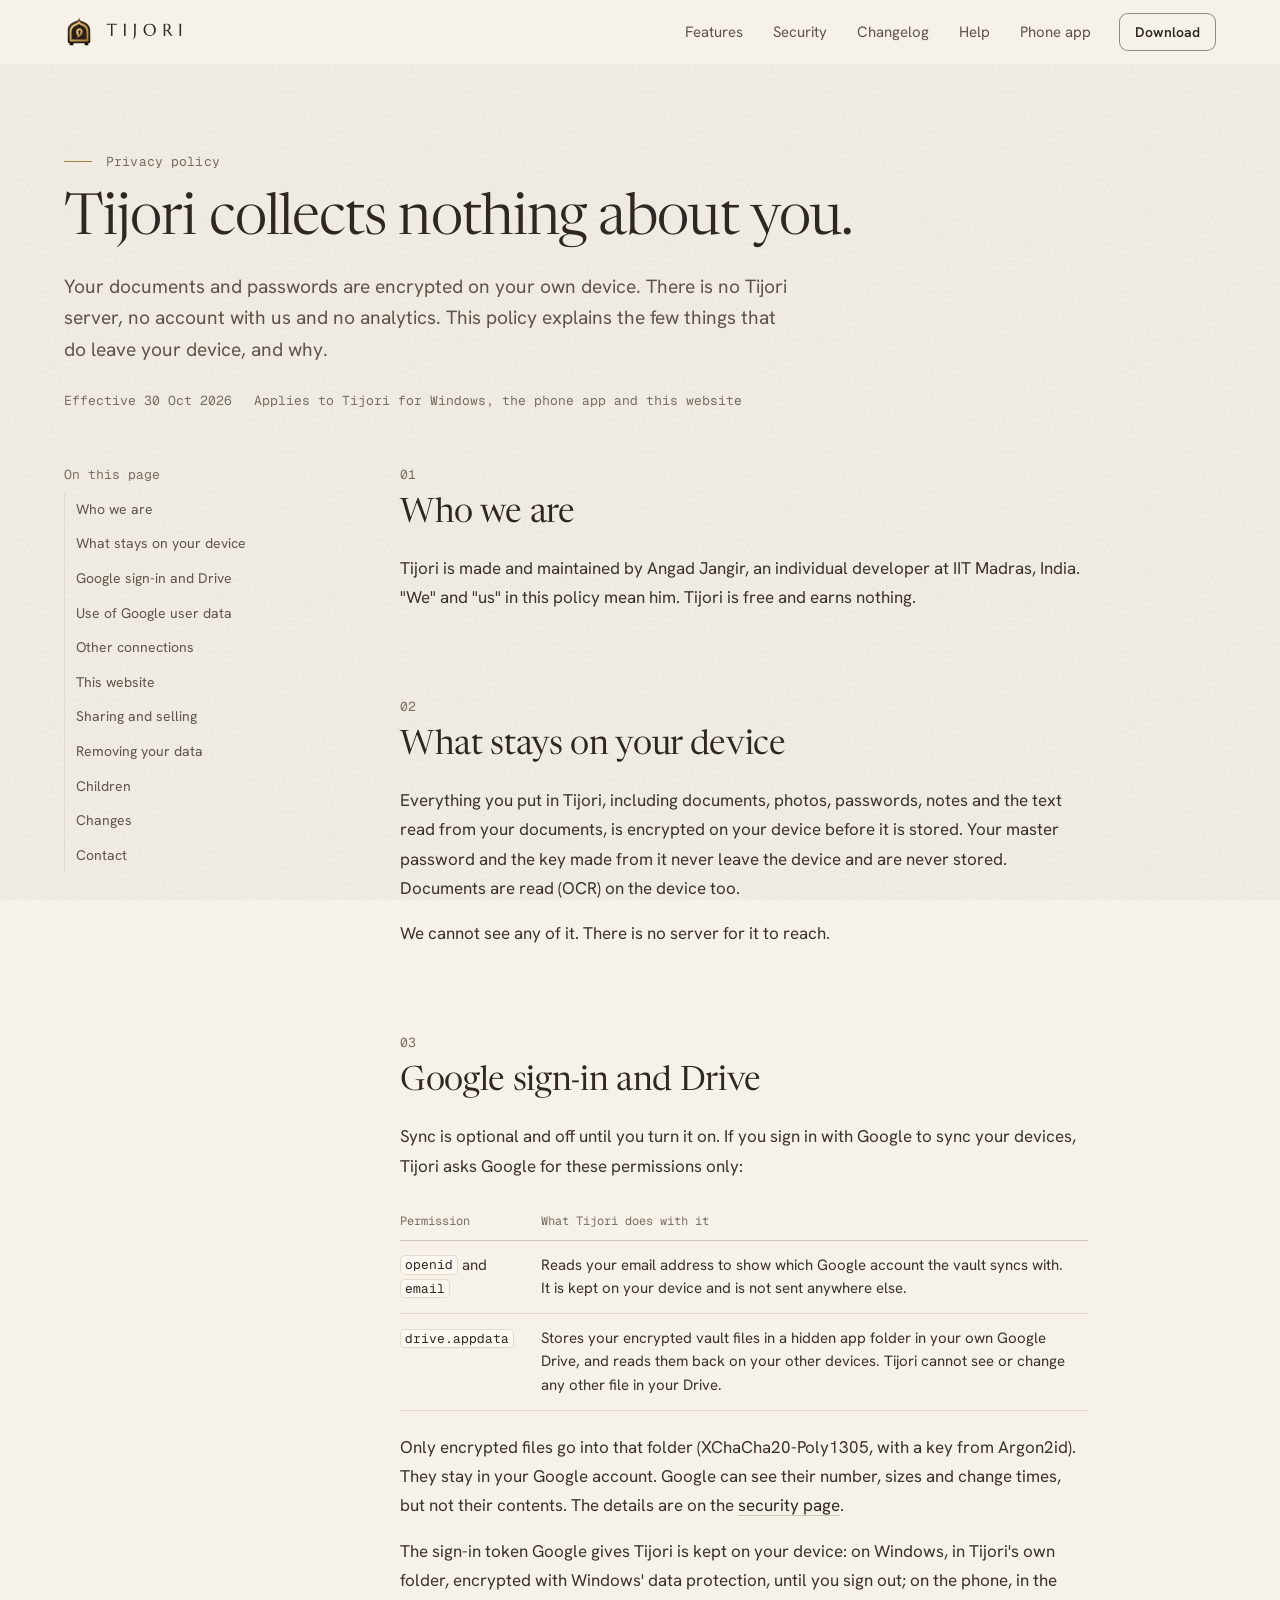
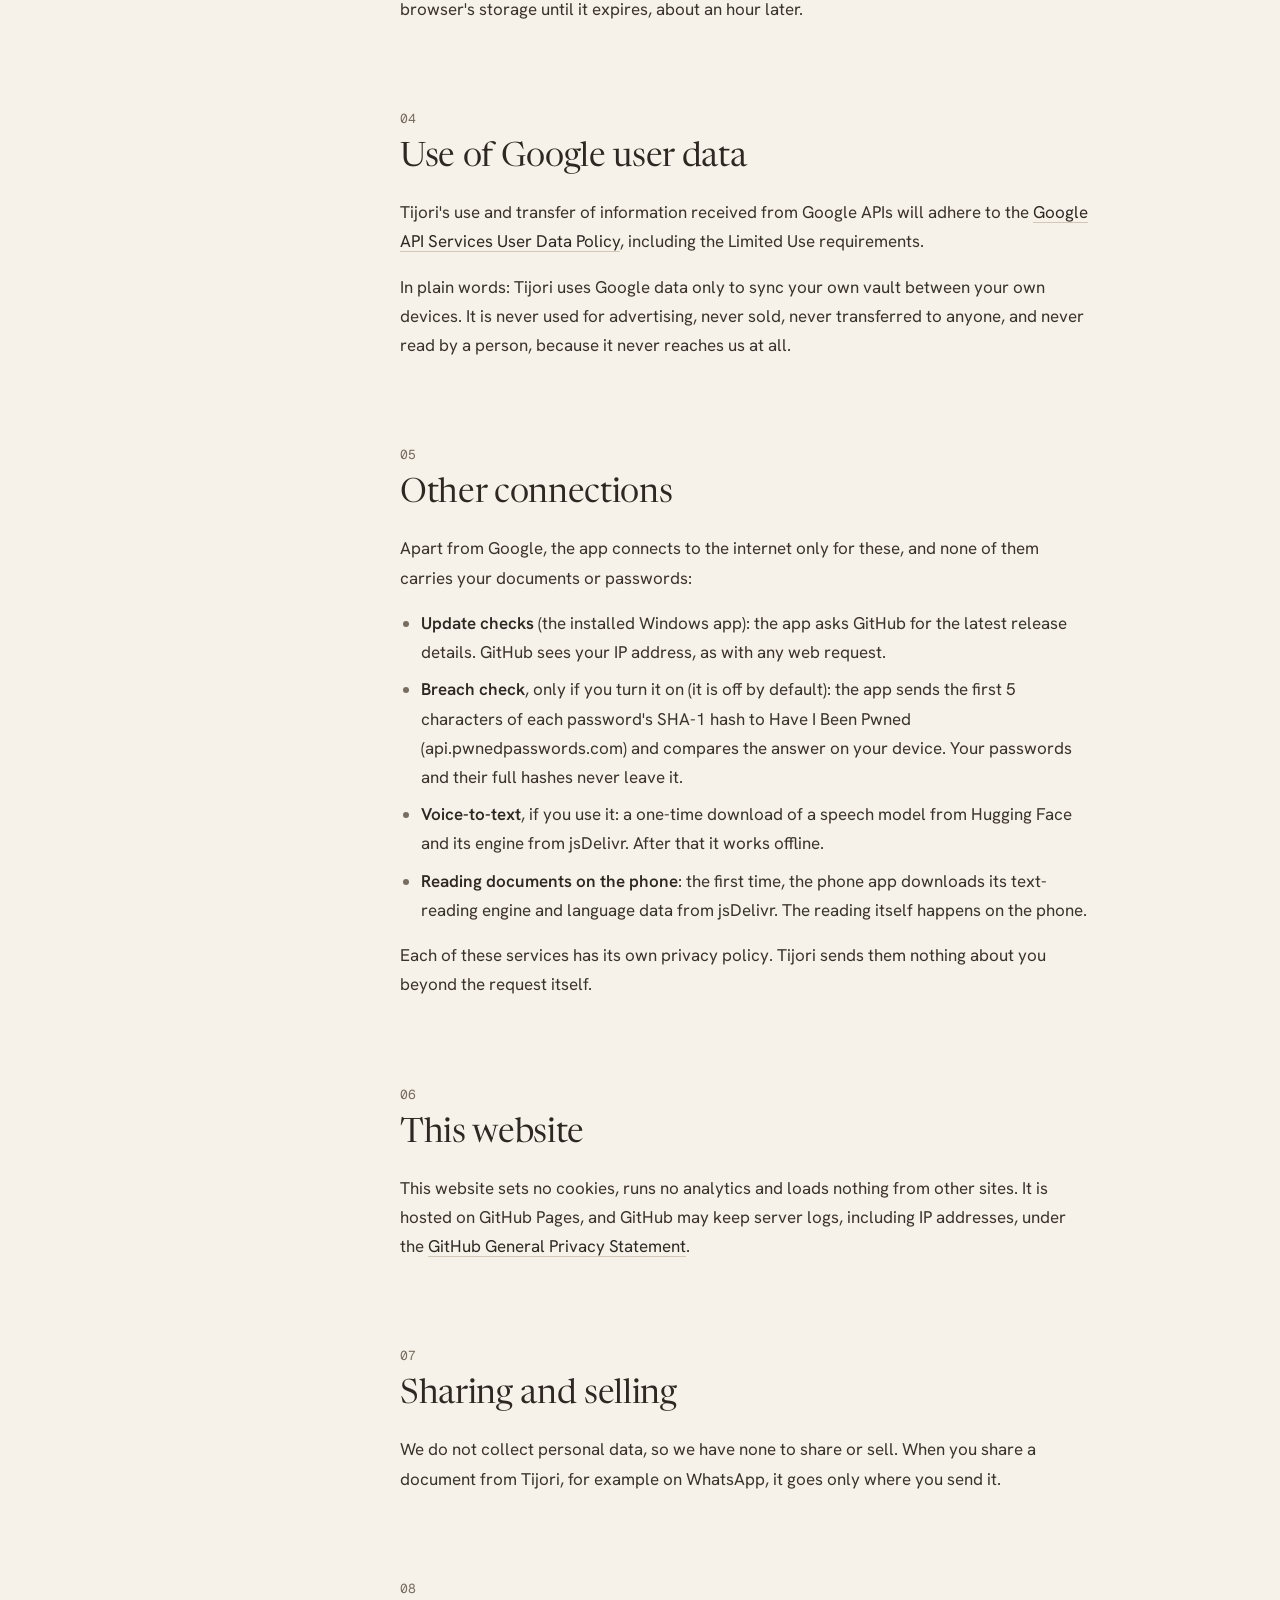
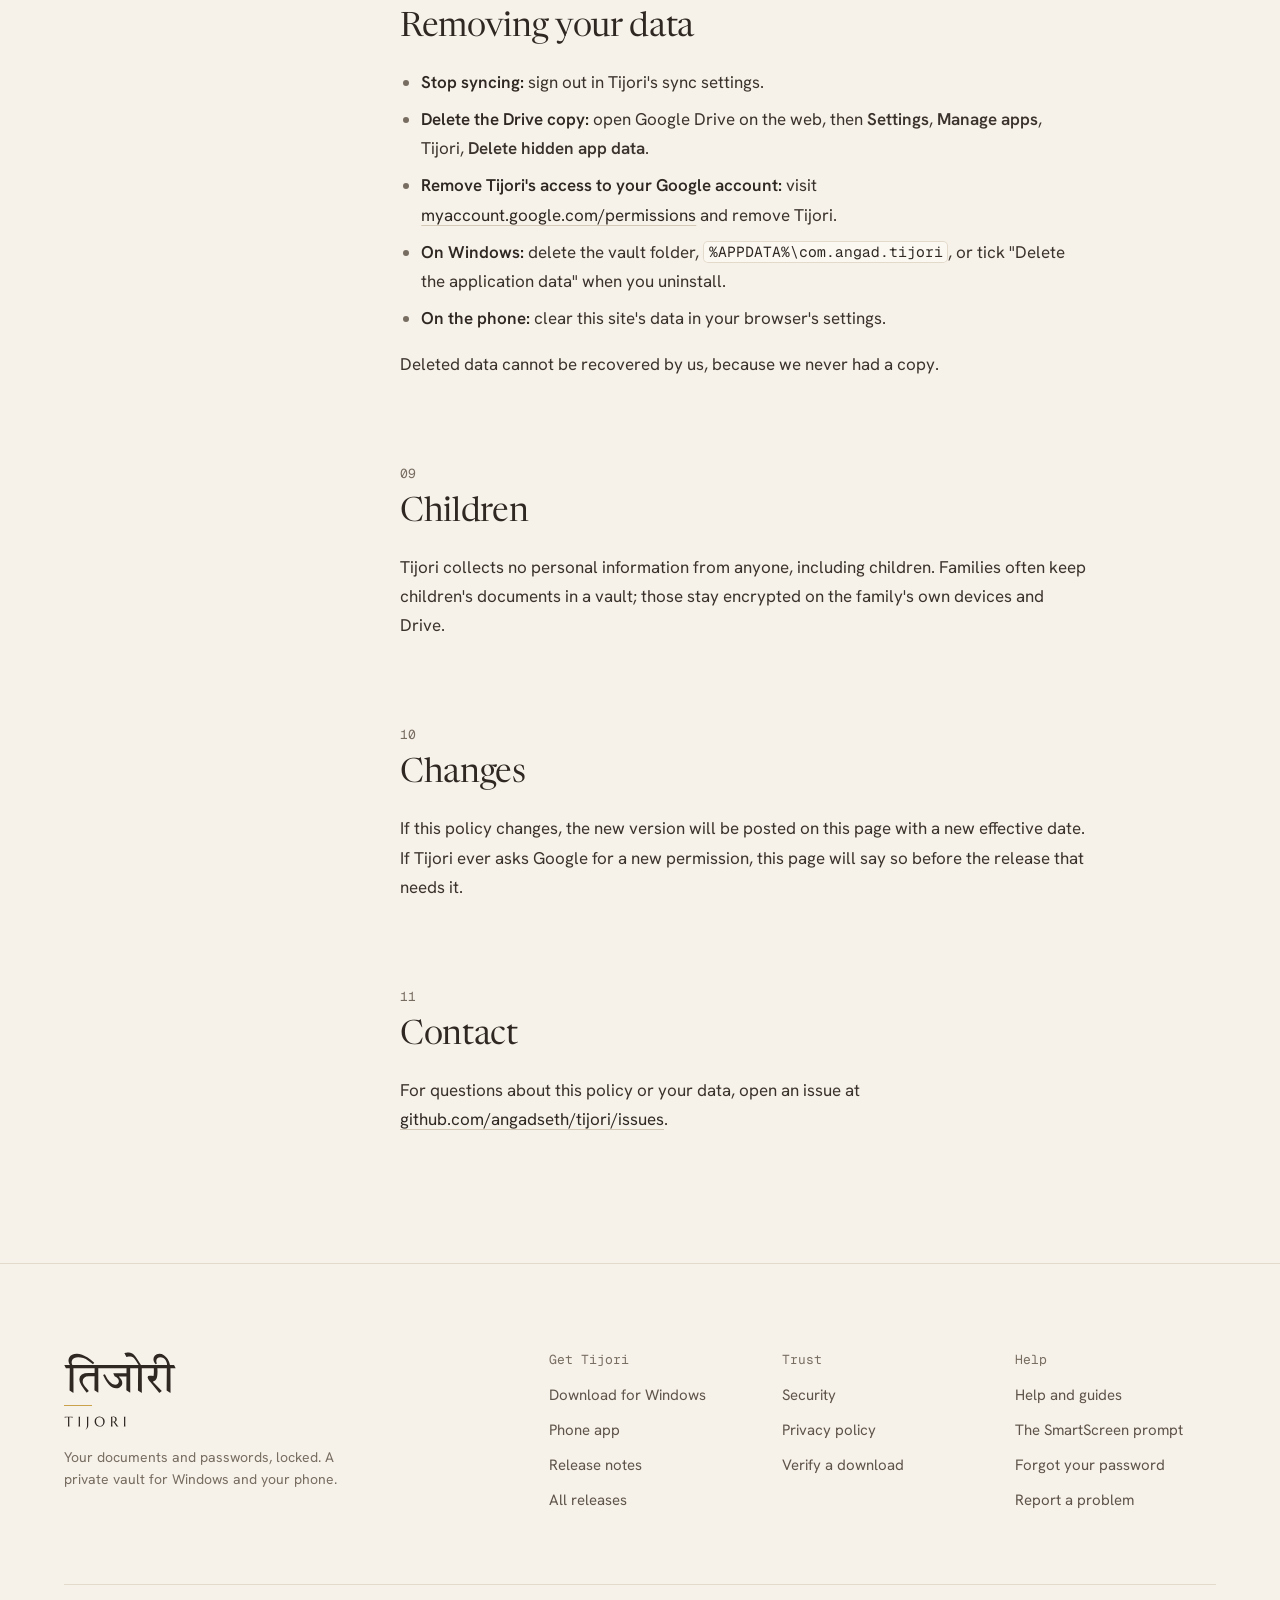
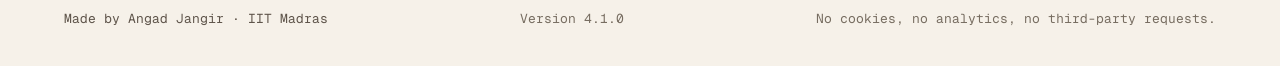
<file: privacy.html>
<!doctype html>
<html lang="en-IN">
<head>
<meta charset="utf-8">
<meta name="viewport" content="width=device-width, initial-scale=1, viewport-fit=cover">
<meta http-equiv="Content-Security-Policy" content="default-src 'self'; script-src 'self' 'sha256-SU4i9lhRS+LGRF0fkjlFILuYqV82r9SUruCCo5QV2r8='; style-src 'self'; img-src 'self' data:; font-src 'self'; connect-src 'self'; manifest-src 'self'; object-src 'none'; base-uri 'self'; form-action 'none'">
<script>(function(d){var u=navigator.userAgent,p=(navigator.userAgentData&&navigator.userAgentData.platform)||navigator.platform||"";d.dataset.os=/android/i.test(u)?"android":/iphone|ipad|ipod/i.test(u)||(navigator.maxTouchPoints>1&&/mac/i.test(p))?"ios":/win/i.test(p)?"windows":/mac/i.test(p)?"mac":/linux|cros/i.test(p)?"linux":"other";d.classList.add("js")})(document.documentElement)</script>
<title>Privacy policy: Tijori</title>
<meta name="description" content="Tijori's privacy policy. Your documents and passwords are encrypted on your device; there is no Tijori server, account or analytics. What Google sign-in and Drive sync use, and how to remove your data.">
<link rel="canonical" href="https://angadseth.github.io/tijori/privacy.html">
<meta name="color-scheme" content="dark light">
<meta name="theme-color" content="#0E0F11" media="(prefers-color-scheme: dark)">
<meta name="theme-color" content="#F6F1E9" media="(prefers-color-scheme: light)">
<link rel="icon" href="favicon.svg" type="image/svg+xml">
<link rel="icon" href="favicon-32.png" sizes="32x32" type="image/png">
<link rel="apple-touch-icon" href="apple-touch-icon.png">
<link rel="preload" href="assets/fonts/newsreader-display-latin-normal.woff2" as="font" type="font/woff2" crossorigin>
<link rel="preload" href="assets/fonts/hanken-grotesk-latin-wght-normal.woff2" as="font" type="font/woff2" crossorigin>
<link rel="stylesheet" href="assets/site.css">
<script src="assets/site.js" defer></script>
<meta property="og:type" content="website">
<meta property="og:site_name" content="Tijori">
<meta property="og:locale" content="en_IN">
<meta property="og:title" content="Tijori privacy policy">
<meta property="og:description" content="No server, no account with us, no analytics. What Google sign-in and Drive sync use, and how to remove your data.">
<meta property="og:url" content="https://angadseth.github.io/tijori/privacy.html">
<meta property="og:image" content="https://angadseth.github.io/tijori/og.png">
<meta property="og:image:width" content="1200">
<meta property="og:image:height" content="630">
<meta property="og:image:alt" content="The Tijori wordmark in Devanagari and Latin, with the line: your documents and passwords, locked.">
<meta name="twitter:card" content="summary_large_image">
<meta name="twitter:title" content="Tijori privacy policy">
<meta name="twitter:description" content="No server, no account with us, no analytics. What Google sign-in and Drive sync use, and how to remove your data.">
<meta name="twitter:image" content="https://angadseth.github.io/tijori/og.png">
</head>
<body>
<a class="skip" href="#main">Skip to content</a>
<svg class="sr-only" aria-hidden="true" focusable="false"><defs><path id="wm-deva" d="M21.97 90.9H21.01L13.33 85.91L13.71 37.14H5.27L2 30.9V29.94H14.19Q12.47 27.25 11.7 24.61Q10.93 21.97 10.93 19.48Q10.93 15.64 12.9 12.37Q14.87 9.11 18.99 7.04Q23.12 4.98 29.36 4.98Q35.03 4.98 40.88 6.95Q46.74 8.92 53.36 13.33Q59.99 17.75 67.76 24.95L65.17 27.92Q60.08 23.6 54.71 20.1Q49.33 16.6 43.71 14.48Q38.1 12.37 32.34 12.37Q27.25 12.37 24.03 14.05Q20.82 15.73 19.38 18.32Q17.94 20.92 17.94 23.89Q17.94 25.52 18.37 26.96Q18.8 28.4 19.57 29.94H29.75L33.01 36.18V37.14H21.78ZM51.73 90.42H50.77Q43.95 81.59 39.44 74.48Q34.93 67.38 34.93 61.24Q34.93 54.13 40.45 50.92Q45.97 47.7 55.09 47.7H68.63L68.72 37.14H30.9L27.63 30.9V29.94H84.75L88.02 36.18V37.14H76.79L76.98 90.42H76.02L68.34 85.43L68.53 54.9H56.15Q49.14 54.9 45.73 58.02Q42.32 61.14 42.32 65.65Q42.32 67.76 42.95 69.68Q43.57 71.6 45.06 73.91Q46.55 76.21 49.19 79.33Q51.83 82.45 55.86 87.06ZM116.53 81.3Q111.63 81.3 107.46 78.85Q103.28 76.4 99.73 72.23Q96.18 68.05 93.15 62.77Q90.13 57.49 87.44 51.73L91.38 50Q96.37 60.47 101.94 67Q107.51 73.52 113.94 73.52Q117.87 73.52 120.08 71.27Q122.29 69.01 122.29 65.84Q122.29 62.77 119.94 59.84Q117.59 56.92 112.88 54.8L110.29 49.24V48.18H139.19L139.28 37.14H85.91L82.64 30.9V29.94H155.31L158.58 36.18V37.14H147.35L147.54 90.42H146.58L138.9 85.43L139.09 55.38H122.1Q125.94 59.32 127.91 62.58Q129.87 65.84 129.87 69.49Q129.87 73.24 128 75.88Q126.13 78.52 123.11 79.91Q120.08 81.3 116.53 81.3ZM184.21 37.14H172.98L173.17 90.9H172.21L164.53 85.91L164.91 37.14H156.47L153.2 30.9V29.94H165.97Q161.84 22.84 158.96 18.71Q155.79 14.39 153.39 12.61Q150.99 10.84 148.31 10.84Q146.77 10.84 144.03 11.12Q141.3 11.41 139.09 11.89L134.67 3.73L134.77 3.06Q138.51 2.39 141.2 2.2Q143.89 2 144.75 2Q149.65 2 153.87 5.65Q158.1 9.3 162.42 15.83Q166.45 21.97 171.15 29.94H180.95L184.21 36.18ZM212.43 91.38H211.47L192.47 68.05Q188.91 63.73 187.43 61Q185.94 58.26 185.94 56.63Q185.94 53.56 190.83 53.56Q192.27 53.56 194.77 53.75Q197.27 53.94 198.99 54.13Q199.47 51.73 199.62 48.61Q199.76 45.49 199.76 43.19Q199.76 41.17 199.71 39.73Q199.67 38.29 199.57 37.14H182.1L178.83 30.9V29.94H218.77L222.03 36.18V37.14H207.54Q207.63 38.96 207.73 41.17Q207.83 43.38 207.83 44.24Q207.83 52.12 206.67 56.72Q205.52 61.33 203.17 63.64Q200.82 65.94 197.36 66.71L217.33 87.35ZM236.63 90.9H235.67L227.99 85.91L228.37 37.14H219.92L216.66 30.9V29.94H229.04Q228.37 23.51 226.16 19.67Q223.95 15.83 220.83 14.1Q217.71 12.37 214.35 12.37Q209.94 12.37 207.54 14.72Q205.14 17.08 205.14 20.72Q205.14 23.22 206.48 26.2L203.6 27.83Q201.2 25.33 200 22.5Q198.8 19.67 198.8 16.88Q198.8 12.08 202.16 8.53Q205.52 4.98 211.76 4.98Q217.23 4.98 221.99 8Q226.74 11.03 230.24 16.64Q233.75 22.26 235.38 29.94H244.4L247.67 36.18V37.14H236.43Z"/><path id="wm-latin" d="M74.24 131.3Q72.74 131.3 71.54 131.44Q70.33 131.57 69.46 131.72Q68.44 131.91 67.64 132.14L68.01 130.08Q68.16 130.1 68.47 130.11Q68.77 130.12 69.14 130.13Q69.52 130.15 69.93 130.15Q70.34 130.16 70.71 130.17Q71.08 130.17 71.37 130.18Q71.65 130.18 71.78 130.18H79.03Q79.15 130.18 79.44 130.18Q79.73 130.17 80.09 130.17Q80.46 130.16 80.87 130.15Q81.29 130.15 81.66 130.13Q82.04 130.12 82.34 130.11Q82.65 130.1 82.8 130.08L83.17 132.14Q82.35 131.91 81.34 131.72Q80.46 131.57 79.26 131.44Q78.05 131.3 76.55 131.3V143.43Q76.55 144.51 76.58 145.31Q76.62 146.12 76.66 146.7Q76.7 147.29 76.77 147.68Q76.84 148.07 76.92 148.34V148.39H73.89V148.34Q73.96 148.07 74.03 147.68Q74.09 147.29 74.14 146.7Q74.19 146.12 74.22 145.31Q74.24 144.51 74.24 143.43ZM93.94 148.34Q94.01 148.07 94.08 147.68Q94.14 147.29 94.19 146.7Q94.24 146.12 94.27 145.31Q94.29 144.51 94.29 143.43V135.16Q94.29 134.08 94.27 133.28Q94.24 132.47 94.19 131.88Q94.14 131.29 94.08 130.9Q94.01 130.5 93.94 130.24V130.18H96.97V130.24Q96.89 130.5 96.82 130.9Q96.75 131.29 96.71 131.88Q96.67 132.47 96.63 133.28Q96.6 134.08 96.6 135.16V143.43Q96.6 144.51 96.63 145.31Q96.67 146.12 96.71 146.7Q96.75 147.29 96.82 147.68Q96.89 148.07 96.97 148.34V148.39H93.94ZM112.13 145.76Q112.13 147.48 111.78 148.73Q111.43 149.99 110.81 150.96Q110.18 151.93 109.32 152.69Q108.46 153.46 107.45 154.19L107.22 153.87Q108.1 153.07 108.61 152.21Q109.12 151.35 109.4 150.36Q109.67 149.38 109.75 148.24Q109.82 147.11 109.82 145.76V135.16Q109.82 134.08 109.8 133.28Q109.77 132.47 109.72 131.88Q109.67 131.29 109.6 130.9Q109.53 130.5 109.45 130.24V130.18H112.5V130.24Q112.42 130.5 112.35 130.9Q112.28 131.29 112.23 131.88Q112.18 132.47 112.16 133.28Q112.13 134.08 112.13 135.16ZM133.17 129.88Q135.29 129.88 137.09 130.57Q138.89 131.26 140.19 132.51Q141.5 133.77 142.24 135.52Q142.97 137.27 142.97 139.39Q142.97 140.6 142.69 141.76Q142.41 142.93 141.88 143.97Q141.34 145.01 140.55 145.9Q139.76 146.78 138.75 147.42Q137.74 148.06 136.52 148.42Q135.31 148.78 133.9 148.78Q131.78 148.78 129.98 148.1Q128.18 147.43 126.88 146.18Q125.57 144.94 124.83 143.19Q124.1 141.45 124.1 139.31Q124.1 138.11 124.37 136.94Q124.65 135.77 125.19 134.72Q125.73 133.66 126.51 132.78Q127.29 131.9 128.3 131.25Q129.31 130.6 130.54 130.24Q131.76 129.88 133.17 129.88ZM133.9 147.64Q135.31 147.64 136.47 147.13Q137.64 146.63 138.49 145.66Q139.33 144.7 139.8 143.31Q140.27 141.92 140.27 140.15Q140.27 138.2 139.82 136.53Q139.37 134.86 138.48 133.63Q137.59 132.41 136.26 131.71Q134.94 131.02 133.17 131.02Q131.76 131.02 130.6 131.52Q129.43 132.03 128.58 132.98Q127.74 133.93 127.27 135.31Q126.8 136.7 126.8 138.46Q126.8 140.4 127.24 142.09Q127.69 143.77 128.58 145Q129.47 146.23 130.8 146.94Q132.13 147.64 133.9 147.64ZM157.35 143.43Q157.35 144.51 157.38 145.31Q157.41 146.12 157.46 146.7Q157.5 147.29 157.57 147.68Q157.64 148.07 157.72 148.34V148.39H154.67V148.34Q154.75 148.07 154.82 147.68Q154.89 147.29 154.93 146.7Q154.97 146.12 155.01 145.32Q155.04 144.52 155.04 143.43V135.16Q155.04 134.08 155.01 133.28Q154.97 132.47 154.93 131.89Q154.89 131.3 154.82 130.9Q154.75 130.5 154.67 130.24V130.18L155.2 130.24Q155.44 130.26 155.74 130.27Q156.04 130.27 156.36 130.27Q156.85 130.27 157.7 130.15Q158.54 130.03 159.85 130.03Q161.07 130.03 162.1 130.36Q163.14 130.69 163.9 131.33Q164.66 131.96 165.09 132.88Q165.51 133.8 165.51 134.97Q165.51 135.89 165.28 136.67Q165.04 137.45 164.62 138.08Q164.19 138.72 163.59 139.2Q163 139.69 162.26 140.02L166.72 146.28Q167.05 146.75 167.33 147.1Q167.62 147.44 167.88 147.69Q168.14 147.93 168.38 148.09Q168.62 148.25 168.88 148.34V148.39H165.21Q165.17 148.15 164.96 147.75Q164.75 147.35 164.47 146.96L159.98 140.62Q159.68 140.65 159.39 140.66Q159.1 140.68 158.8 140.68Q158.44 140.68 158.08 140.66Q157.72 140.63 157.35 140.57ZM157.35 139.58Q157.69 139.66 158.05 139.69Q158.4 139.72 158.73 139.72Q159.68 139.72 160.47 139.43Q161.26 139.15 161.81 138.56Q162.36 137.98 162.67 137.11Q162.97 136.24 162.97 135.07Q162.97 134.12 162.76 133.35Q162.54 132.57 162.12 132.03Q161.69 131.49 161.04 131.19Q160.4 130.9 159.53 130.9Q158.66 130.9 158.14 130.98Q157.62 131.07 157.35 131.18ZM178.99 148.34Q179.06 148.07 179.13 147.68Q179.19 147.29 179.24 146.7Q179.29 146.12 179.32 145.31Q179.34 144.51 179.34 143.43V135.16Q179.34 134.08 179.32 133.28Q179.29 132.47 179.24 131.88Q179.19 131.29 179.13 130.9Q179.06 130.5 178.99 130.24V130.18H182.02V130.24Q181.94 130.5 181.87 130.9Q181.8 131.29 181.76 131.88Q181.71 132.47 181.68 133.28Q181.65 134.08 181.65 135.16V143.43Q181.65 144.51 181.68 145.31Q181.71 146.12 181.76 146.7Q181.8 147.29 181.87 147.68Q181.94 148.07 182.02 148.34V148.39H178.99Z"/></defs></svg>

<header class="site-head">
  <div class="wrap head-in">
    <a class="brand" href="./" aria-label="Tijori home">
      <img src="assets/brand/logo.svg" width="30" height="30" alt="">
      <svg class="wm-latin" viewBox="66.64 128.88 116.38 26.31" aria-hidden="true"><use href="#wm-latin"/></svg>
    </a>
    <nav class="nav" aria-label="Main">
      <a href="./#features">Features</a>
      <a href="security.html">Security</a>
      <a href="changelog.html">Changelog</a>
      <a href="help.html">Help</a>
      <a href="app/">Phone app</a>
    </nav>
    <a class="btn btn--line btn--sm head-cta" href="download.html">Download</a>
    <details class="menu">
      <summary aria-label="Menu"><svg class="icon i-open" aria-hidden="true"><use href="assets/icons.svg#i-menu"/></svg><svg class="icon i-close" aria-hidden="true"><use href="assets/icons.svg#i-x"/></svg></summary>
      <div class="menu-panel">
        <ul>
          <li><a href="./#features">Features</a></li>
          <li><a href="security.html">Security</a></li>
          <li><a href="changelog.html">Changelog</a></li>
          <li><a href="help.html">Help</a></li>
          <li><a href="privacy.html" aria-current="page">Privacy</a></li>
        </ul>
        <a class="btn btn--brass" href="app/">Open the phone app</a>
        <p class="menu-note">Installs from your browser. No app store.</p>
      </div>
    </details>
  </div>
</header>

<main id="main">
  <header class="page-head">
    <div class="wrap">
      <p class="eyebrow">Privacy policy</p>
      <h1 class="d1">Tijori collects nothing about you.</h1>
      <p class="lead">Your documents and passwords are encrypted on your own device. There is no Tijori server, no account with us and no analytics. This policy explains the few things that do leave your device, and why.</p>
      <p class="page-meta"><span>Effective 30 Oct 2026</span><span>Applies to Tijori for Windows, the phone app and this website</span></p>
    </div>
  </header>

  <div class="wrap doc">
    <details class="toc" open>
      <summary>On this page<svg class="icon" aria-hidden="true"><use href="assets/icons.svg#i-chevron-down"/></svg></summary>
      <p class="toc-title">On this page</p>
      <ol>
        <li><a href="#who">Who we are</a></li>
        <li><a href="#device">What stays on your device</a></li>
        <li><a href="#google">Google sign-in and Drive</a></li>
        <li><a href="#google-data">Use of Google user data</a></li>
        <li><a href="#other">Other connections</a></li>
        <li><a href="#website">This website</a></li>
        <li><a href="#sharing">Sharing and selling</a></li>
        <li><a href="#delete">Removing your data</a></li>
        <li><a href="#children">Children</a></li>
        <li><a href="#changes">Changes</a></li>
        <li><a href="#contact">Contact</a></li>
      </ol>
    </details>

    <article class="prose">
      <h2 id="who" data-toc><span class="n">01</span>Who we are</h2>
      <p>Tijori is made and maintained by Angad Jangir, an individual developer at IIT Madras, India. "We" and "us" in this policy mean him. Tijori is free and earns nothing.</p>

      <h2 id="device" data-toc><span class="n">02</span>What stays on your device</h2>
      <p>Everything you put in Tijori, including documents, photos, passwords, notes and the text read from your documents, is encrypted on your device before it is stored. Your master password and the key made from it never leave the device and are never stored. Documents are read (OCR) on the device too.</p>
      <p>We cannot see any of it. There is no server for it to reach.</p>

      <h2 id="google" data-toc><span class="n">03</span>Google sign-in and Drive</h2>
      <p>Sync is optional and off until you turn it on. If you sign in with Google to sync your devices, Tijori asks Google for these permissions only:</p>
      <div class="table-wrap">
        <table>
          <thead><tr><th>Permission</th><th>What Tijori does with it</th></tr></thead>
          <tbody>
            <tr><td><code>openid</code> and <code>email</code></td><td data-l="What Tijori does with it">Reads your email address to show which Google account the vault syncs with. It is kept on your device and is not sent anywhere else.</td></tr>
            <tr><td><code>drive.appdata</code></td><td data-l="What Tijori does with it">Stores your encrypted vault files in a hidden app folder in your own Google Drive, and reads them back on your other devices. Tijori cannot see or change any other file in your Drive.</td></tr>
          </tbody>
        </table>
      </div>
      <p>Only encrypted files go into that folder (XChaCha20-Poly1305, with a key from Argon2id). They stay in your Google account. Google can see their number, sizes and change times, but not their contents. The details are on the <a href="security.html#sync">security page</a>.</p>
      <p>The sign-in token Google gives Tijori is kept on your device: on Windows, in Tijori's own folder, encrypted with Windows' data protection, until you sign out; on the phone, in the browser's storage until it expires, about an hour later.</p>

      <h2 id="google-data" data-toc><span class="n">04</span>Use of Google user data</h2>
      <p>Tijori's use and transfer of information received from Google APIs will adhere to the <a href="https://developers.google.com/terms/api-services-user-data-policy">Google API Services User Data Policy</a>, including the Limited Use requirements.</p>
      <p>In plain words: Tijori uses Google data only to sync your own vault between your own devices. It is never used for advertising, never sold, never transferred to anyone, and never read by a person, because it never reaches us at all.</p>

      <h2 id="other" data-toc><span class="n">05</span>Other connections</h2>
      <p>Apart from Google, the app connects to the internet only for these, and none of them carries your documents or passwords:</p>
      <ul>
        <li><strong>Update checks</strong> (the installed Windows app): the app asks GitHub for the latest release details. GitHub sees your IP address, as with any web request.</li>
        <li><strong>Breach check</strong>, only if you turn it on (it is off by default): the app sends the first 5 characters of each password's SHA-1 hash to Have I Been Pwned (api.pwnedpasswords.com) and compares the answer on your device. Your passwords and their full hashes never leave it.</li>
        <li><strong>Voice-to-text</strong>, if you use it: a one-time download of a speech model from Hugging Face and its engine from jsDelivr. After that it works offline.</li>
        <li><strong>Reading documents on the phone</strong>: the first time, the phone app downloads its text-reading engine and language data from jsDelivr. The reading itself happens on the phone.</li>
      </ul>
      <p>Each of these services has its own privacy policy. Tijori sends them nothing about you beyond the request itself.</p>

      <h2 id="website" data-toc><span class="n">06</span>This website</h2>
      <p>This website sets no cookies, runs no analytics and loads nothing from other sites. It is hosted on GitHub Pages, and GitHub may keep server logs, including IP addresses, under the <a href="https://docs.github.com/en/site-policy/privacy-policies/github-general-privacy-statement">GitHub General Privacy Statement</a>.</p>

      <h2 id="sharing" data-toc><span class="n">07</span>Sharing and selling</h2>
      <p>We do not collect personal data, so we have none to share or sell. When you share a document from Tijori, for example on WhatsApp, it goes only where you send it.</p>

      <h2 id="delete" data-toc><span class="n">08</span>Removing your data</h2>
      <ul>
        <li><strong>Stop syncing:</strong> sign out in Tijori's sync settings.</li>
        <li><strong>Delete the Drive copy:</strong> open Google Drive on the web, then <b>Settings</b>, <b>Manage apps</b>, Tijori, <b>Delete hidden app data</b>.</li>
        <li><strong>Remove Tijori's access to your Google account:</strong> visit <a href="https://myaccount.google.com/permissions">myaccount.google.com/permissions</a> and remove Tijori.</li>
        <li><strong>On Windows:</strong> delete the vault folder, <code>%APPDATA%\com.angad.tijori</code>, or tick "Delete the application data" when you uninstall.</li>
        <li><strong>On the phone:</strong> clear this site's data in your browser's settings.</li>
      </ul>
      <p>Deleted data cannot be recovered by us, because we never had a copy.</p>

      <h2 id="children" data-toc><span class="n">09</span>Children</h2>
      <p>Tijori collects no personal information from anyone, including children. Families often keep children's documents in a vault; those stay encrypted on the family's own devices and Drive.</p>

      <h2 id="changes" data-toc><span class="n">10</span>Changes</h2>
      <p>If this policy changes, the new version will be posted on this page with a new effective date. If Tijori ever asks Google for a new permission, this page will say so before the release that needs it.</p>

      <h2 id="contact" data-toc><span class="n">11</span>Contact</h2>
      <p>For questions about this policy or your data, open an issue at <a href="https://github.com/angadseth/tijori/issues">github.com/angadseth/tijori/issues</a>.</p>
    </article>
  </div>
</main>


<footer class="site-foot">
  <div class="wrap">
    <div class="foot-grid">
      <div class="foot-brand">
        <p class="lockup" role="img" aria-label="Tijori, तिजोरी">
          <svg class="wm-deva" viewBox="1 1 247.67 91.38" aria-hidden="true"><use href="#wm-deva"/></svg>
          <span class="rule"></span>
          <svg class="wm-latin" viewBox="66.64 128.88 116.38 26.31" aria-hidden="true"><use href="#wm-latin"/></svg>
        </p>
        <p>Your documents and passwords, locked. A private vault for Windows and your phone.</p>
      </div>
      <nav class="foot-col" aria-label="Get Tijori">
        <h2>Get Tijori</h2>
        <ul>
          <li><a href="download.html">Download for Windows</a></li>
          <li><a href="app/">Phone app</a></li>
          <li><a href="changelog.html">Release notes</a></li>
          <li><a href="https://github.com/angadseth/tijori/releases">All releases</a></li>
        </ul>
      </nav>
      <nav class="foot-col" aria-label="Trust">
        <h2>Trust</h2>
        <ul>
          <li><a href="security.html">Security</a></li>
          <li><a href="privacy.html">Privacy policy</a></li>
          <li><a href="download.html#verify">Verify a download</a></li>
        </ul>
      </nav>
      <nav class="foot-col" aria-label="Help">
        <h2>Help</h2>
        <ul>
          <li><a href="help.html">Help and guides</a></li>
          <li><a href="help.html#smartscreen">The SmartScreen prompt</a></li>
          <li><a href="help.html#forgot-password">Forgot your password</a></li>
          <li><a href="https://github.com/angadseth/tijori/issues">Report a problem</a></li>
        </ul>
      </nav>
    </div>
    <div class="foot-base">
      <span class="maker">Made by Angad Jangir · IIT Madras</span>
      <span>Version <span data-v="version" data-pending="4.1.0">4.1.0</span></span>
      <span>No cookies, no analytics, no third-party requests.</span>
    </div>
  </div>
</footer>
</body>
</html>
</file>
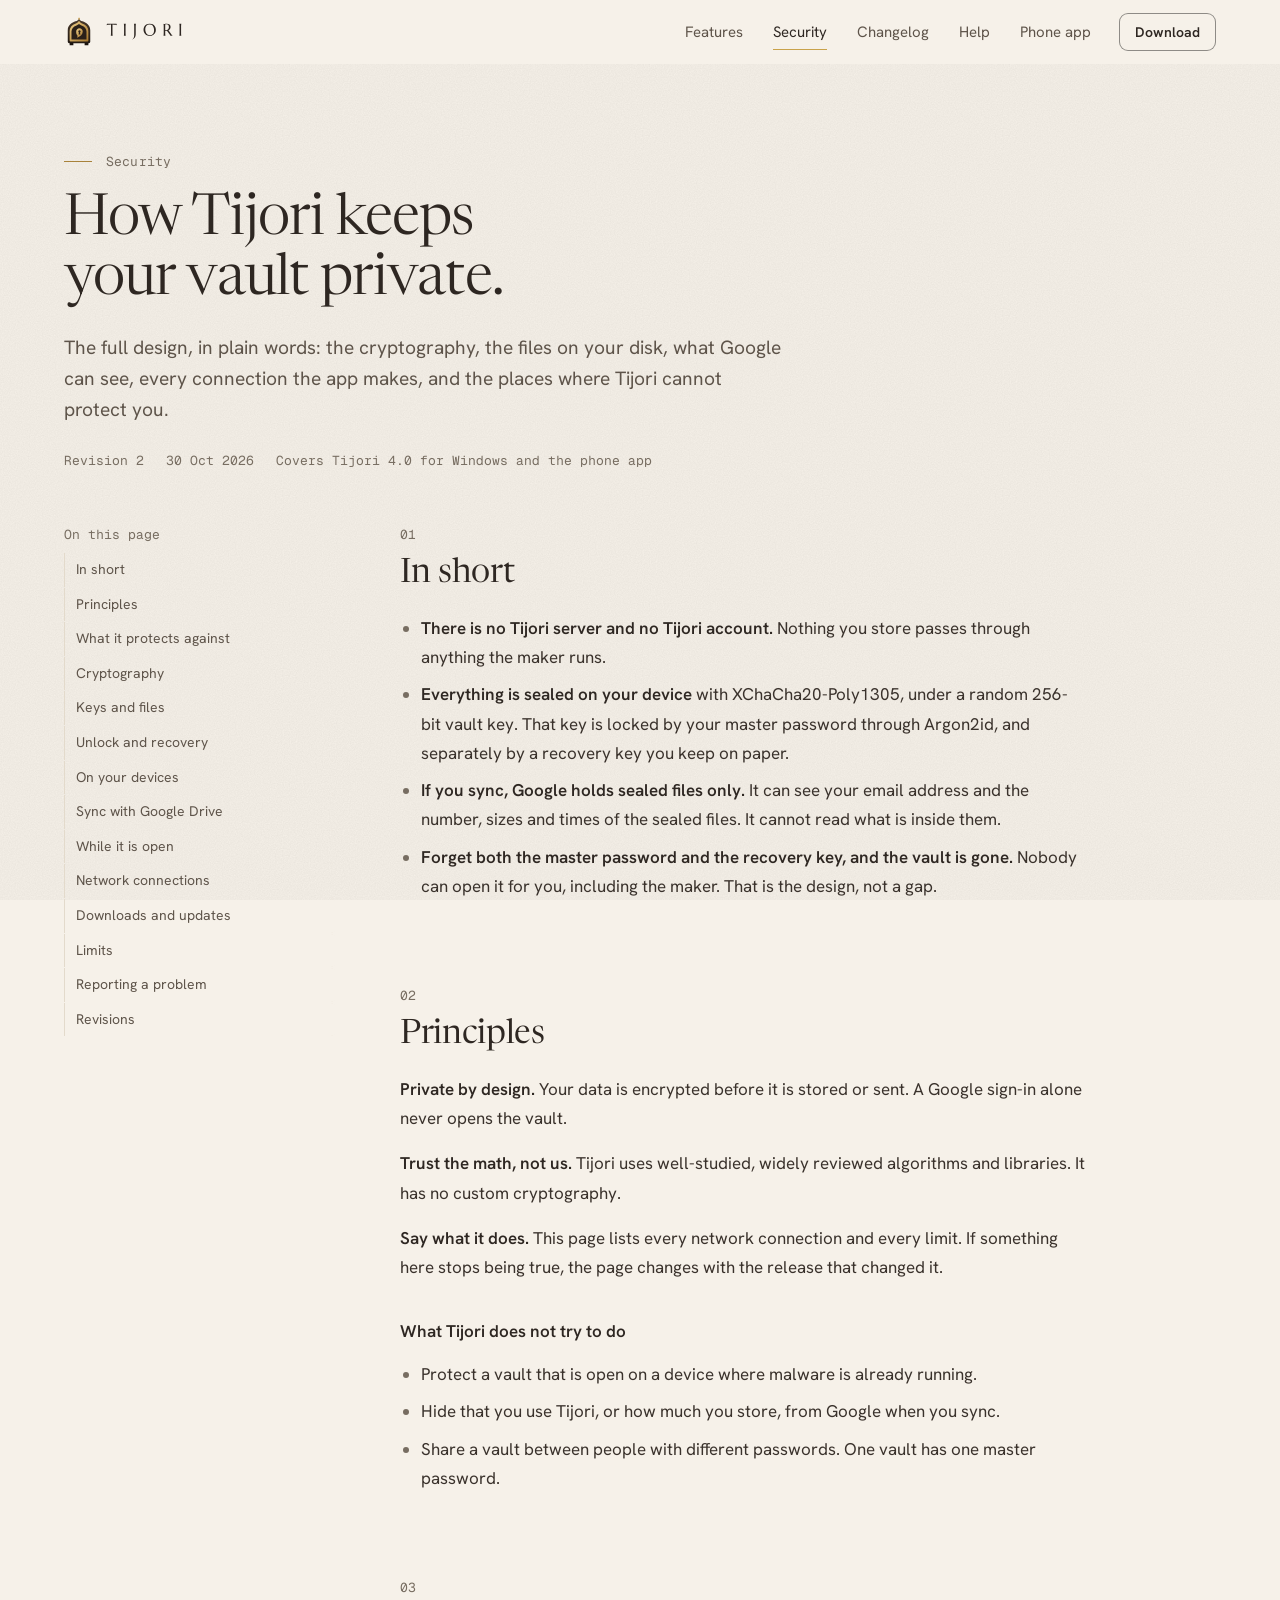
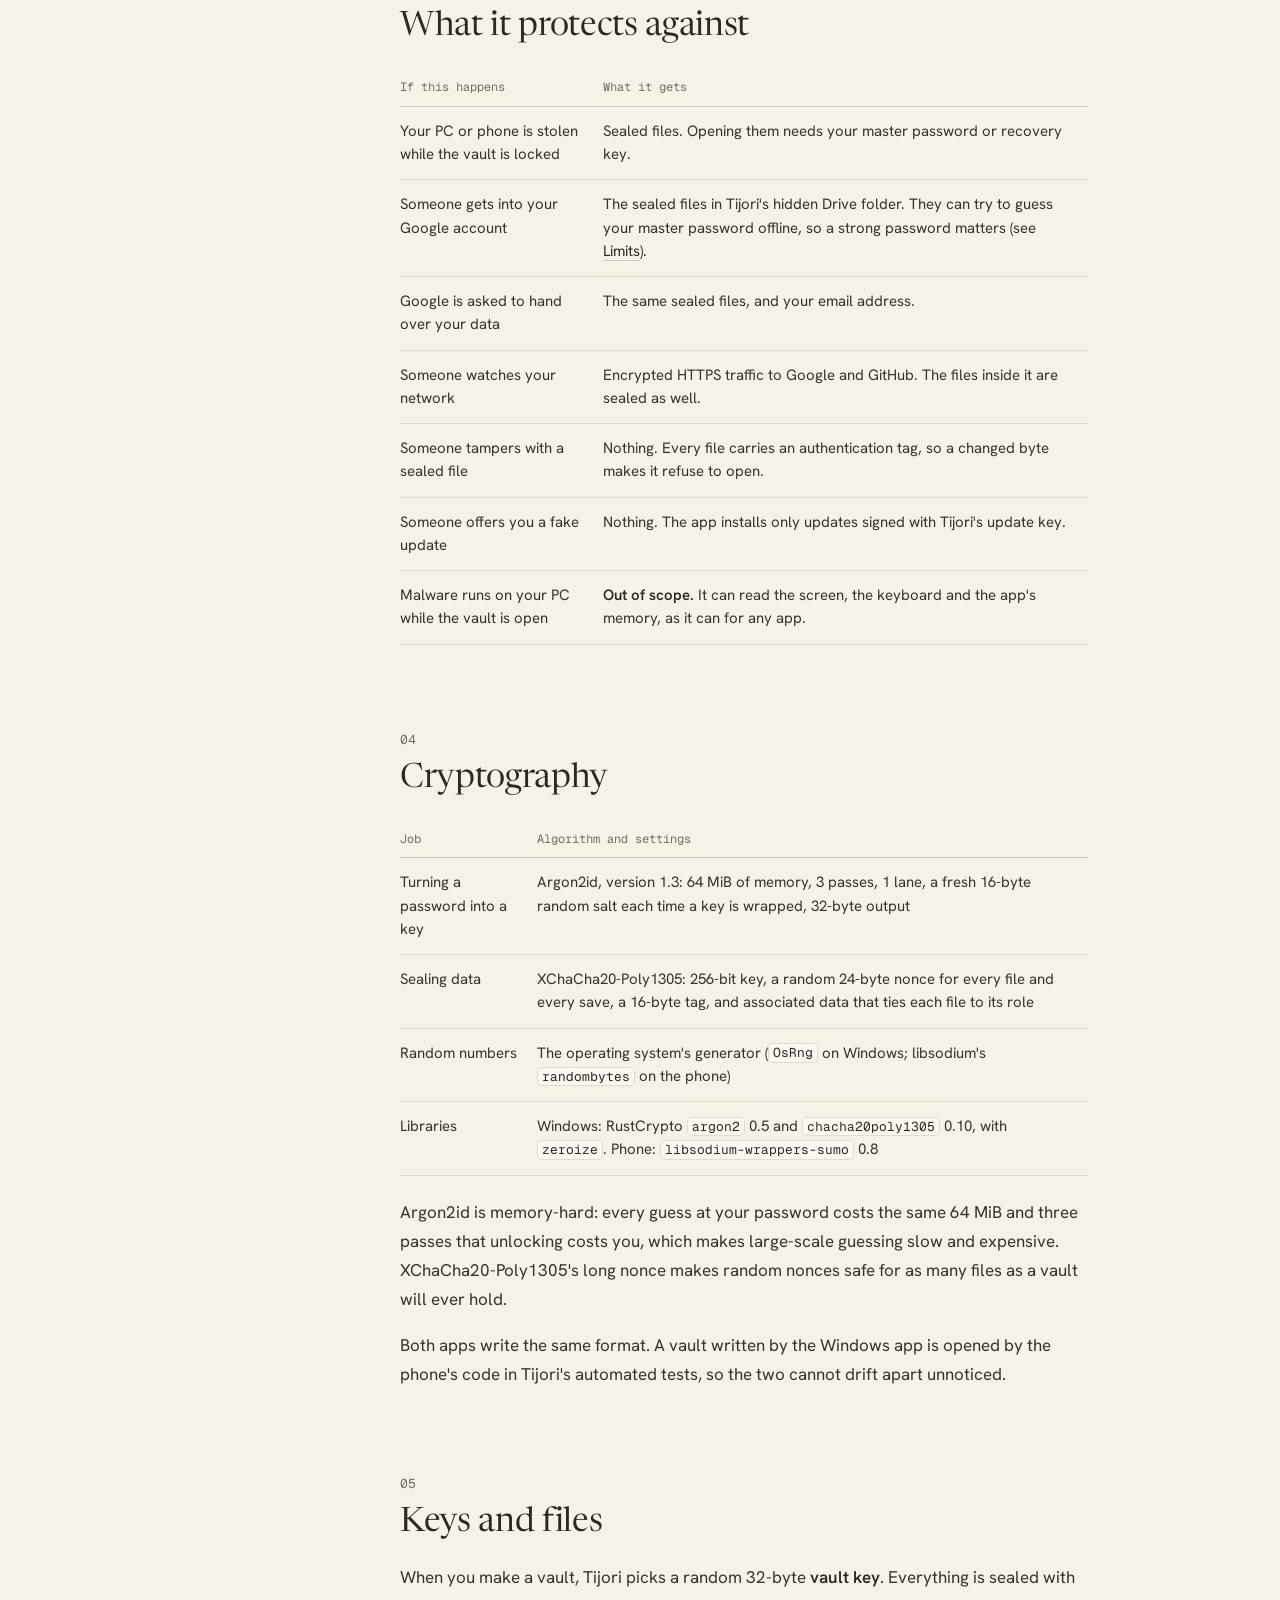
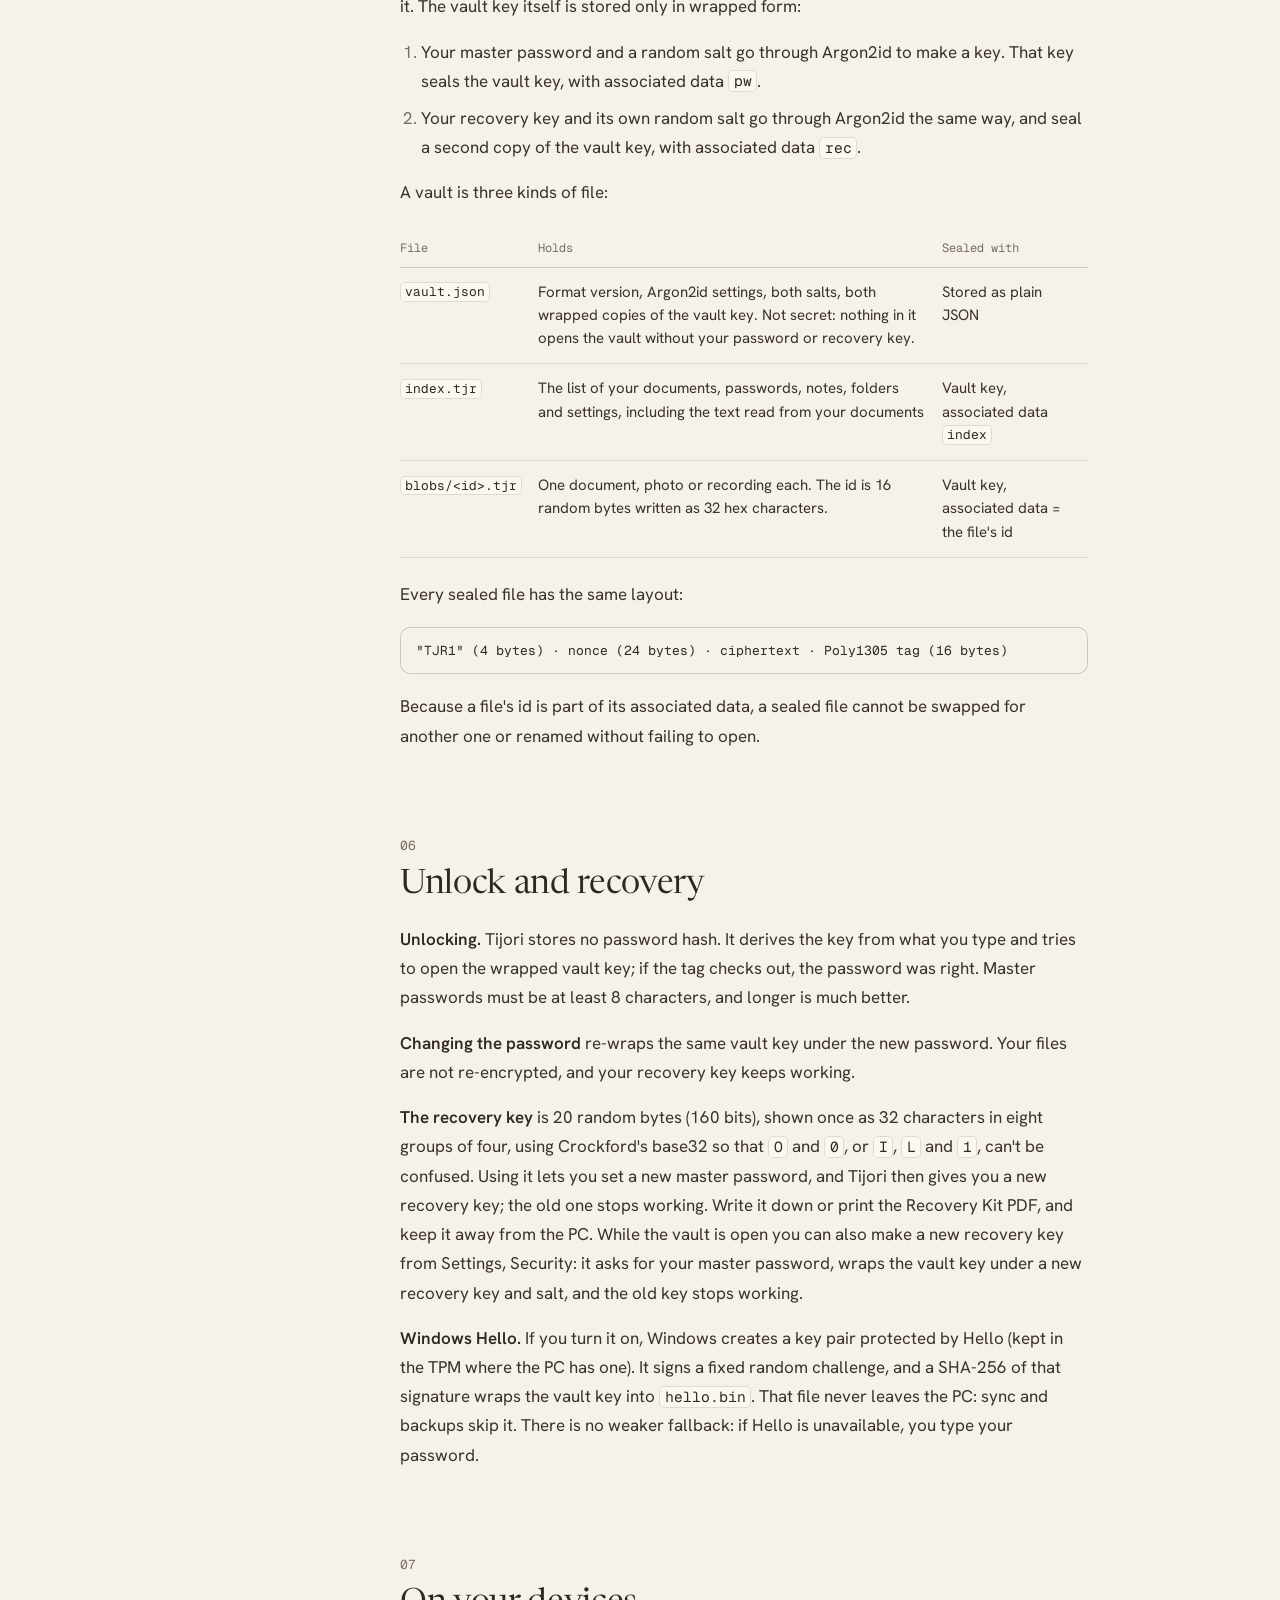
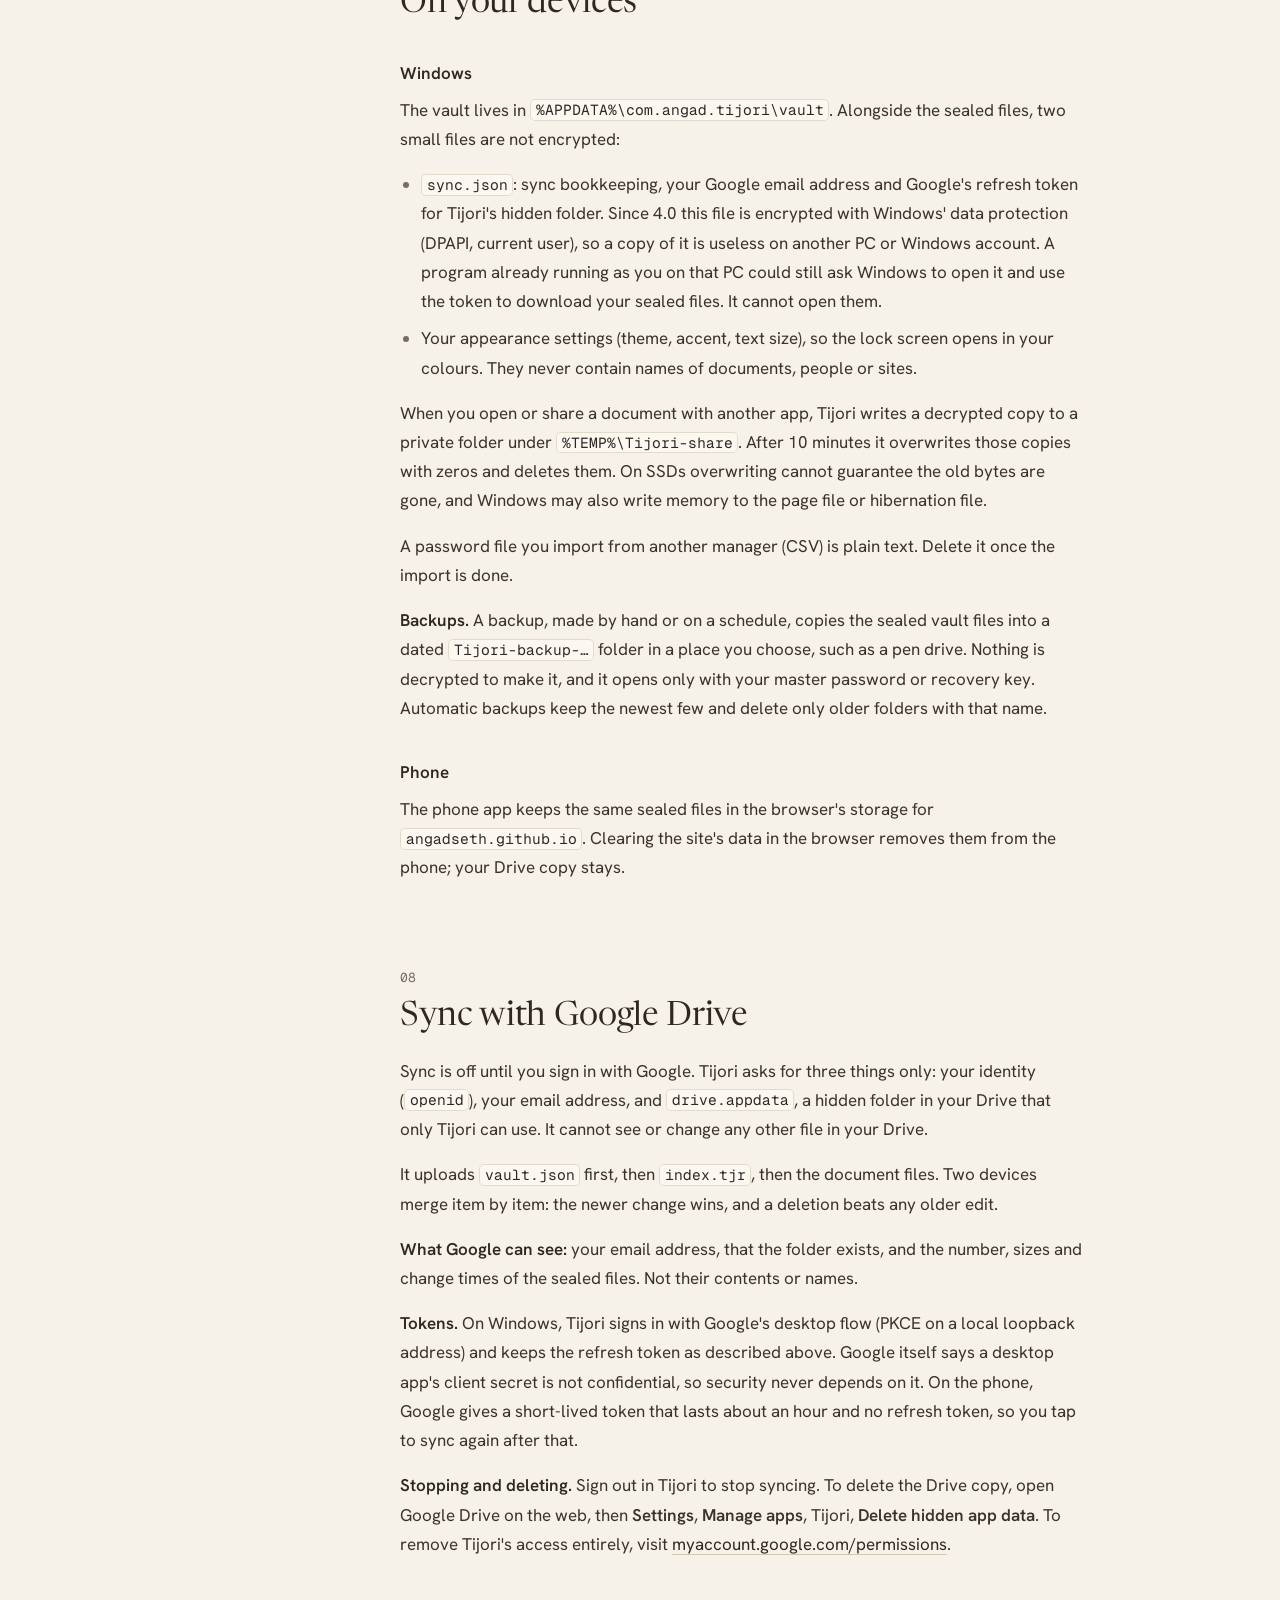
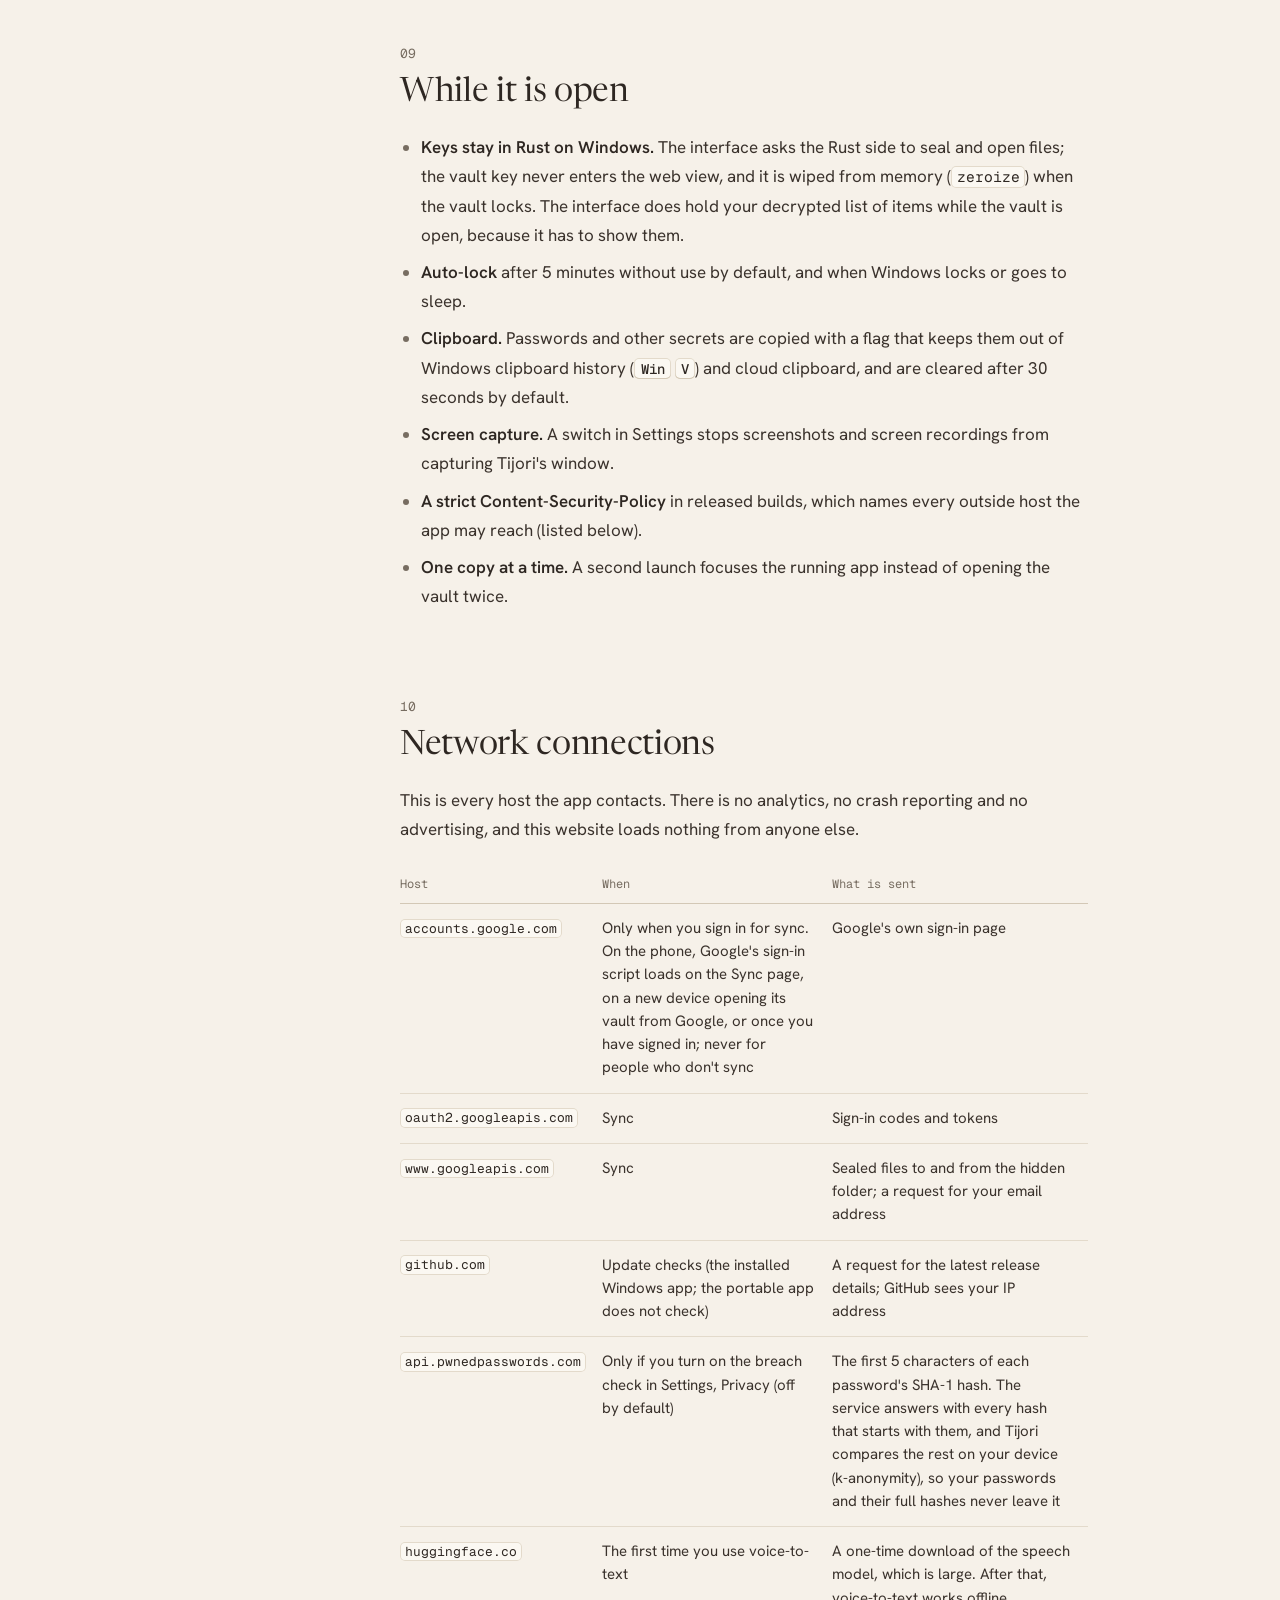
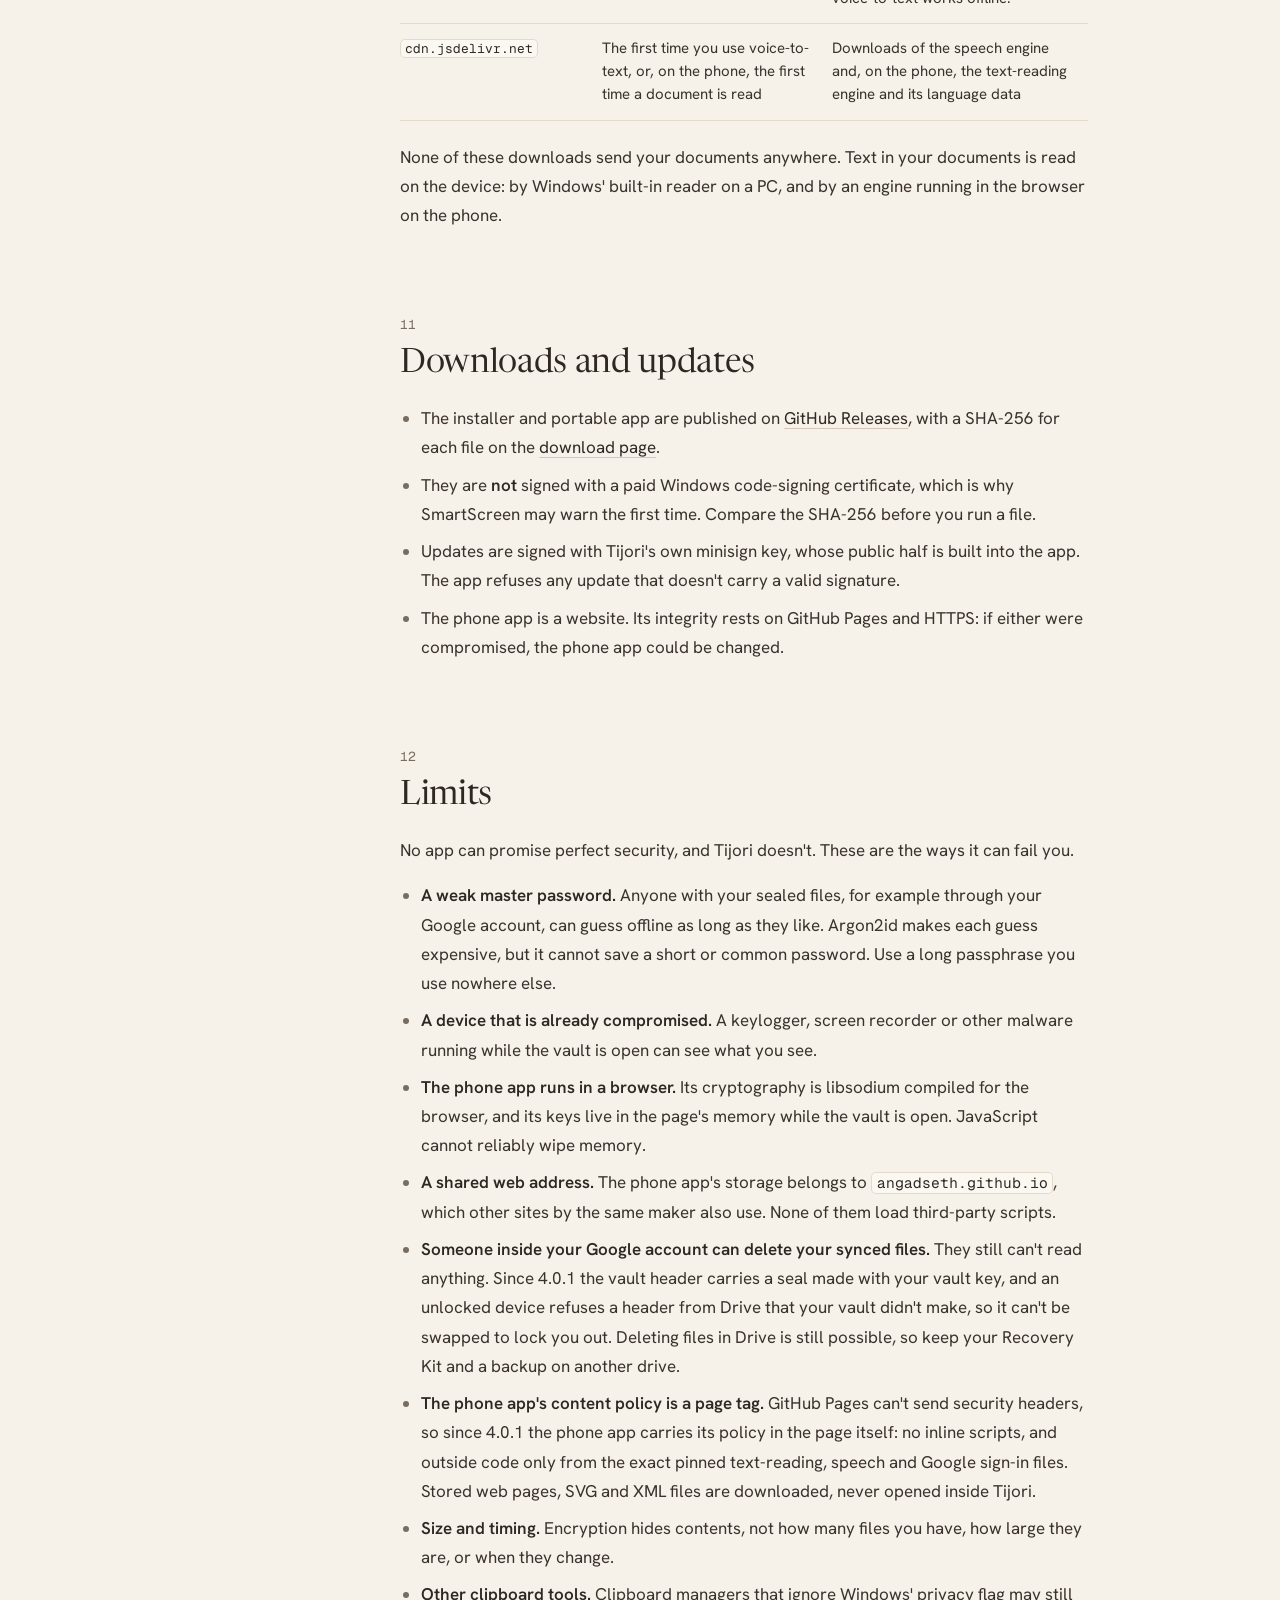
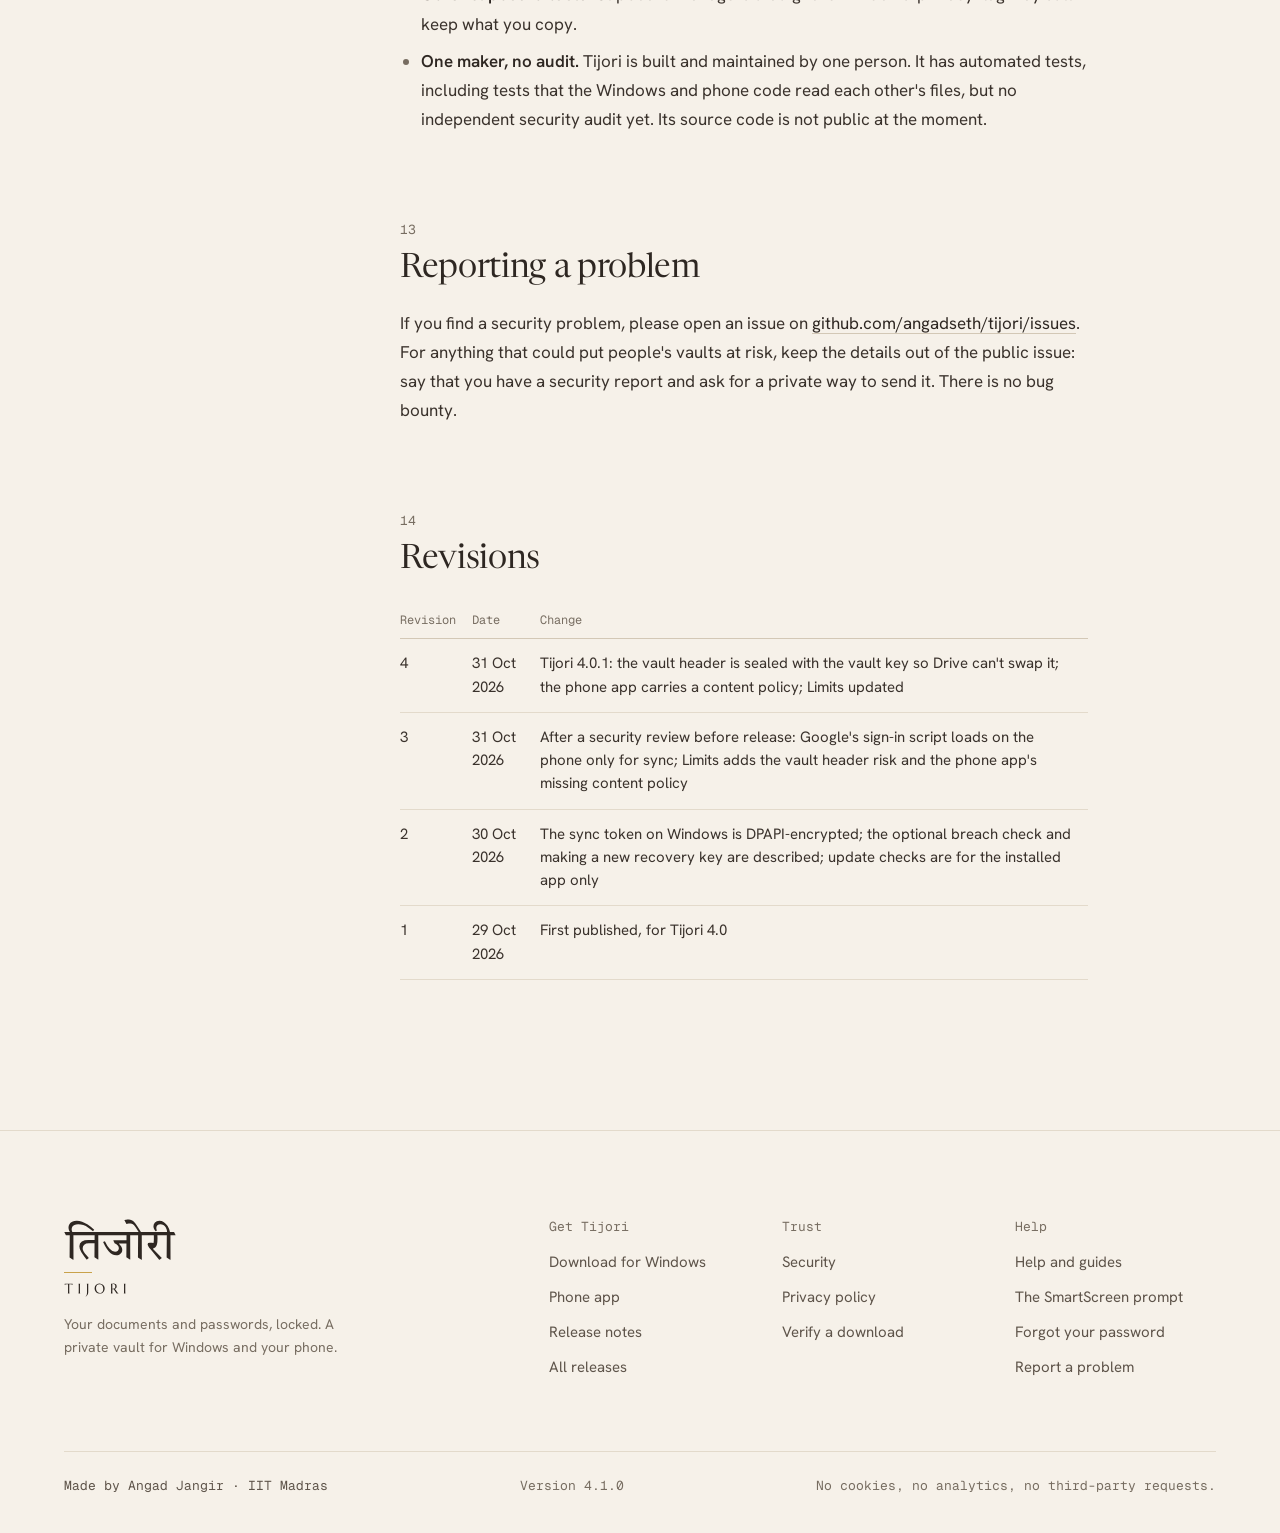
<file: security.html>
<!doctype html>
<html lang="en-IN">
<head>
<meta charset="utf-8">
<meta name="viewport" content="width=device-width, initial-scale=1, viewport-fit=cover">
<meta http-equiv="Content-Security-Policy" content="default-src 'self'; script-src 'self' 'sha256-SU4i9lhRS+LGRF0fkjlFILuYqV82r9SUruCCo5QV2r8='; style-src 'self'; img-src 'self' data:; font-src 'self'; connect-src 'self'; manifest-src 'self'; object-src 'none'; base-uri 'self'; form-action 'none'">
<script>(function(d){var u=navigator.userAgent,p=(navigator.userAgentData&&navigator.userAgentData.platform)||navigator.platform||"";d.dataset.os=/android/i.test(u)?"android":/iphone|ipad|ipod/i.test(u)||(navigator.maxTouchPoints>1&&/mac/i.test(p))?"ios":/win/i.test(p)?"windows":/mac/i.test(p)?"mac":/linux|cros/i.test(p)?"linux":"other";d.classList.add("js")})(document.documentElement)</script>
<title>Security: how Tijori protects your vault</title>
<meta name="description" content="How Tijori encrypts your documents and passwords: Argon2id and XChaCha20-Poly1305, the vault file format, what Google can see when you sync, every network connection, and the limits.">
<link rel="canonical" href="https://angadseth.github.io/tijori/security.html">
<meta name="color-scheme" content="dark light">
<meta name="theme-color" content="#0E0F11" media="(prefers-color-scheme: dark)">
<meta name="theme-color" content="#F6F1E9" media="(prefers-color-scheme: light)">
<link rel="icon" href="favicon.svg" type="image/svg+xml">
<link rel="icon" href="favicon-32.png" sizes="32x32" type="image/png">
<link rel="apple-touch-icon" href="apple-touch-icon.png">
<link rel="preload" href="assets/fonts/newsreader-display-latin-normal.woff2" as="font" type="font/woff2" crossorigin>
<link rel="preload" href="assets/fonts/hanken-grotesk-latin-wght-normal.woff2" as="font" type="font/woff2" crossorigin>
<link rel="stylesheet" href="assets/site.css">
<script src="assets/site.js" defer></script>
<meta property="og:type" content="website">
<meta property="og:site_name" content="Tijori">
<meta property="og:locale" content="en_IN">
<meta property="og:title" content="How Tijori keeps your vault private">
<meta property="og:description" content="The cryptography, the files on your disk, what Google can see, every connection the app makes, and the limits.">
<meta property="og:url" content="https://angadseth.github.io/tijori/security.html">
<meta property="og:image" content="https://angadseth.github.io/tijori/og.png">
<meta property="og:image:width" content="1200">
<meta property="og:image:height" content="630">
<meta property="og:image:alt" content="The Tijori wordmark in Devanagari and Latin, with the line: your documents and passwords, locked.">
<meta name="twitter:card" content="summary_large_image">
<meta name="twitter:title" content="How Tijori keeps your vault private">
<meta name="twitter:description" content="The cryptography, the files on your disk, what Google can see, every connection the app makes, and the limits.">
<meta name="twitter:image" content="https://angadseth.github.io/tijori/og.png">
</head>
<body>
<a class="skip" href="#main">Skip to content</a>
<svg class="sr-only" aria-hidden="true" focusable="false"><defs><path id="wm-deva" d="M21.97 90.9H21.01L13.33 85.91L13.71 37.14H5.27L2 30.9V29.94H14.19Q12.47 27.25 11.7 24.61Q10.93 21.97 10.93 19.48Q10.93 15.64 12.9 12.37Q14.87 9.11 18.99 7.04Q23.12 4.98 29.36 4.98Q35.03 4.98 40.88 6.95Q46.74 8.92 53.36 13.33Q59.99 17.75 67.76 24.95L65.17 27.92Q60.08 23.6 54.71 20.1Q49.33 16.6 43.71 14.48Q38.1 12.37 32.34 12.37Q27.25 12.37 24.03 14.05Q20.82 15.73 19.38 18.32Q17.94 20.92 17.94 23.89Q17.94 25.52 18.37 26.96Q18.8 28.4 19.57 29.94H29.75L33.01 36.18V37.14H21.78ZM51.73 90.42H50.77Q43.95 81.59 39.44 74.48Q34.93 67.38 34.93 61.24Q34.93 54.13 40.45 50.92Q45.97 47.7 55.09 47.7H68.63L68.72 37.14H30.9L27.63 30.9V29.94H84.75L88.02 36.18V37.14H76.79L76.98 90.42H76.02L68.34 85.43L68.53 54.9H56.15Q49.14 54.9 45.73 58.02Q42.32 61.14 42.32 65.65Q42.32 67.76 42.95 69.68Q43.57 71.6 45.06 73.91Q46.55 76.21 49.19 79.33Q51.83 82.45 55.86 87.06ZM116.53 81.3Q111.63 81.3 107.46 78.85Q103.28 76.4 99.73 72.23Q96.18 68.05 93.15 62.77Q90.13 57.49 87.44 51.73L91.38 50Q96.37 60.47 101.94 67Q107.51 73.52 113.94 73.52Q117.87 73.52 120.08 71.27Q122.29 69.01 122.29 65.84Q122.29 62.77 119.94 59.84Q117.59 56.92 112.88 54.8L110.29 49.24V48.18H139.19L139.28 37.14H85.91L82.64 30.9V29.94H155.31L158.58 36.18V37.14H147.35L147.54 90.42H146.58L138.9 85.43L139.09 55.38H122.1Q125.94 59.32 127.91 62.58Q129.87 65.84 129.87 69.49Q129.87 73.24 128 75.88Q126.13 78.52 123.11 79.91Q120.08 81.3 116.53 81.3ZM184.21 37.14H172.98L173.17 90.9H172.21L164.53 85.91L164.91 37.14H156.47L153.2 30.9V29.94H165.97Q161.84 22.84 158.96 18.71Q155.79 14.39 153.39 12.61Q150.99 10.84 148.31 10.84Q146.77 10.84 144.03 11.12Q141.3 11.41 139.09 11.89L134.67 3.73L134.77 3.06Q138.51 2.39 141.2 2.2Q143.89 2 144.75 2Q149.65 2 153.87 5.65Q158.1 9.3 162.42 15.83Q166.45 21.97 171.15 29.94H180.95L184.21 36.18ZM212.43 91.38H211.47L192.47 68.05Q188.91 63.73 187.43 61Q185.94 58.26 185.94 56.63Q185.94 53.56 190.83 53.56Q192.27 53.56 194.77 53.75Q197.27 53.94 198.99 54.13Q199.47 51.73 199.62 48.61Q199.76 45.49 199.76 43.19Q199.76 41.17 199.71 39.73Q199.67 38.29 199.57 37.14H182.1L178.83 30.9V29.94H218.77L222.03 36.18V37.14H207.54Q207.63 38.96 207.73 41.17Q207.83 43.38 207.83 44.24Q207.83 52.12 206.67 56.72Q205.52 61.33 203.17 63.64Q200.82 65.94 197.36 66.71L217.33 87.35ZM236.63 90.9H235.67L227.99 85.91L228.37 37.14H219.92L216.66 30.9V29.94H229.04Q228.37 23.51 226.16 19.67Q223.95 15.83 220.83 14.1Q217.71 12.37 214.35 12.37Q209.94 12.37 207.54 14.72Q205.14 17.08 205.14 20.72Q205.14 23.22 206.48 26.2L203.6 27.83Q201.2 25.33 200 22.5Q198.8 19.67 198.8 16.88Q198.8 12.08 202.16 8.53Q205.52 4.98 211.76 4.98Q217.23 4.98 221.99 8Q226.74 11.03 230.24 16.64Q233.75 22.26 235.38 29.94H244.4L247.67 36.18V37.14H236.43Z"/><path id="wm-latin" d="M74.24 131.3Q72.74 131.3 71.54 131.44Q70.33 131.57 69.46 131.72Q68.44 131.91 67.64 132.14L68.01 130.08Q68.16 130.1 68.47 130.11Q68.77 130.12 69.14 130.13Q69.52 130.15 69.93 130.15Q70.34 130.16 70.71 130.17Q71.08 130.17 71.37 130.18Q71.65 130.18 71.78 130.18H79.03Q79.15 130.18 79.44 130.18Q79.73 130.17 80.09 130.17Q80.46 130.16 80.87 130.15Q81.29 130.15 81.66 130.13Q82.04 130.12 82.34 130.11Q82.65 130.1 82.8 130.08L83.17 132.14Q82.35 131.91 81.34 131.72Q80.46 131.57 79.26 131.44Q78.05 131.3 76.55 131.3V143.43Q76.55 144.51 76.58 145.31Q76.62 146.12 76.66 146.7Q76.7 147.29 76.77 147.68Q76.84 148.07 76.92 148.34V148.39H73.89V148.34Q73.96 148.07 74.03 147.68Q74.09 147.29 74.14 146.7Q74.19 146.12 74.22 145.31Q74.24 144.51 74.24 143.43ZM93.94 148.34Q94.01 148.07 94.08 147.68Q94.14 147.29 94.19 146.7Q94.24 146.12 94.27 145.31Q94.29 144.51 94.29 143.43V135.16Q94.29 134.08 94.27 133.28Q94.24 132.47 94.19 131.88Q94.14 131.29 94.08 130.9Q94.01 130.5 93.94 130.24V130.18H96.97V130.24Q96.89 130.5 96.82 130.9Q96.75 131.29 96.71 131.88Q96.67 132.47 96.63 133.28Q96.6 134.08 96.6 135.16V143.43Q96.6 144.51 96.63 145.31Q96.67 146.12 96.71 146.7Q96.75 147.29 96.82 147.68Q96.89 148.07 96.97 148.34V148.39H93.94ZM112.13 145.76Q112.13 147.48 111.78 148.73Q111.43 149.99 110.81 150.96Q110.18 151.93 109.32 152.69Q108.46 153.46 107.45 154.19L107.22 153.87Q108.1 153.07 108.61 152.21Q109.12 151.35 109.4 150.36Q109.67 149.38 109.75 148.24Q109.82 147.11 109.82 145.76V135.16Q109.82 134.08 109.8 133.28Q109.77 132.47 109.72 131.88Q109.67 131.29 109.6 130.9Q109.53 130.5 109.45 130.24V130.18H112.5V130.24Q112.42 130.5 112.35 130.9Q112.28 131.29 112.23 131.88Q112.18 132.47 112.16 133.28Q112.13 134.08 112.13 135.16ZM133.17 129.88Q135.29 129.88 137.09 130.57Q138.89 131.26 140.19 132.51Q141.5 133.77 142.24 135.52Q142.97 137.27 142.97 139.39Q142.97 140.6 142.69 141.76Q142.41 142.93 141.88 143.97Q141.34 145.01 140.55 145.9Q139.76 146.78 138.75 147.42Q137.74 148.06 136.52 148.42Q135.31 148.78 133.9 148.78Q131.78 148.78 129.98 148.1Q128.18 147.43 126.88 146.18Q125.57 144.94 124.83 143.19Q124.1 141.45 124.1 139.31Q124.1 138.11 124.37 136.94Q124.65 135.77 125.19 134.72Q125.73 133.66 126.51 132.78Q127.29 131.9 128.3 131.25Q129.31 130.6 130.54 130.24Q131.76 129.88 133.17 129.88ZM133.9 147.64Q135.31 147.64 136.47 147.13Q137.64 146.63 138.49 145.66Q139.33 144.7 139.8 143.31Q140.27 141.92 140.27 140.15Q140.27 138.2 139.82 136.53Q139.37 134.86 138.48 133.63Q137.59 132.41 136.26 131.71Q134.94 131.02 133.17 131.02Q131.76 131.02 130.6 131.52Q129.43 132.03 128.58 132.98Q127.74 133.93 127.27 135.31Q126.8 136.7 126.8 138.46Q126.8 140.4 127.24 142.09Q127.69 143.77 128.58 145Q129.47 146.23 130.8 146.94Q132.13 147.64 133.9 147.64ZM157.35 143.43Q157.35 144.51 157.38 145.31Q157.41 146.12 157.46 146.7Q157.5 147.29 157.57 147.68Q157.64 148.07 157.72 148.34V148.39H154.67V148.34Q154.75 148.07 154.82 147.68Q154.89 147.29 154.93 146.7Q154.97 146.12 155.01 145.32Q155.04 144.52 155.04 143.43V135.16Q155.04 134.08 155.01 133.28Q154.97 132.47 154.93 131.89Q154.89 131.3 154.82 130.9Q154.75 130.5 154.67 130.24V130.18L155.2 130.24Q155.44 130.26 155.74 130.27Q156.04 130.27 156.36 130.27Q156.85 130.27 157.7 130.15Q158.54 130.03 159.85 130.03Q161.07 130.03 162.1 130.36Q163.14 130.69 163.9 131.33Q164.66 131.96 165.09 132.88Q165.51 133.8 165.51 134.97Q165.51 135.89 165.28 136.67Q165.04 137.45 164.62 138.08Q164.19 138.72 163.59 139.2Q163 139.69 162.26 140.02L166.72 146.28Q167.05 146.75 167.33 147.1Q167.62 147.44 167.88 147.69Q168.14 147.93 168.38 148.09Q168.62 148.25 168.88 148.34V148.39H165.21Q165.17 148.15 164.96 147.75Q164.75 147.35 164.47 146.96L159.98 140.62Q159.68 140.65 159.39 140.66Q159.1 140.68 158.8 140.68Q158.44 140.68 158.08 140.66Q157.72 140.63 157.35 140.57ZM157.35 139.58Q157.69 139.66 158.05 139.69Q158.4 139.72 158.73 139.72Q159.68 139.72 160.47 139.43Q161.26 139.15 161.81 138.56Q162.36 137.98 162.67 137.11Q162.97 136.24 162.97 135.07Q162.97 134.12 162.76 133.35Q162.54 132.57 162.12 132.03Q161.69 131.49 161.04 131.19Q160.4 130.9 159.53 130.9Q158.66 130.9 158.14 130.98Q157.62 131.07 157.35 131.18ZM178.99 148.34Q179.06 148.07 179.13 147.68Q179.19 147.29 179.24 146.7Q179.29 146.12 179.32 145.31Q179.34 144.51 179.34 143.43V135.16Q179.34 134.08 179.32 133.28Q179.29 132.47 179.24 131.88Q179.19 131.29 179.13 130.9Q179.06 130.5 178.99 130.24V130.18H182.02V130.24Q181.94 130.5 181.87 130.9Q181.8 131.29 181.76 131.88Q181.71 132.47 181.68 133.28Q181.65 134.08 181.65 135.16V143.43Q181.65 144.51 181.68 145.31Q181.71 146.12 181.76 146.7Q181.8 147.29 181.87 147.68Q181.94 148.07 182.02 148.34V148.39H178.99Z"/></defs></svg>

<header class="site-head">
  <div class="wrap head-in">
    <a class="brand" href="./" aria-label="Tijori home">
      <img src="assets/brand/logo.svg" width="30" height="30" alt="">
      <svg class="wm-latin" viewBox="66.64 128.88 116.38 26.31" aria-hidden="true"><use href="#wm-latin"/></svg>
    </a>
    <nav class="nav" aria-label="Main">
      <a href="./#features">Features</a>
      <a href="security.html" aria-current="page">Security</a>
      <a href="changelog.html">Changelog</a>
      <a href="help.html">Help</a>
      <a href="app/">Phone app</a>
    </nav>
    <a class="btn btn--line btn--sm head-cta" href="download.html">Download</a>
    <details class="menu">
      <summary aria-label="Menu"><svg class="icon i-open" aria-hidden="true"><use href="assets/icons.svg#i-menu"/></svg><svg class="icon i-close" aria-hidden="true"><use href="assets/icons.svg#i-x"/></svg></summary>
      <div class="menu-panel">
        <ul>
          <li><a href="./#features">Features</a></li>
          <li><a href="security.html" aria-current="page">Security</a></li>
          <li><a href="changelog.html">Changelog</a></li>
          <li><a href="help.html">Help</a></li>
          <li><a href="privacy.html">Privacy</a></li>
        </ul>
        <a class="btn btn--brass" href="app/">Open the phone app</a>
        <p class="menu-note">Installs from your browser. No app store.</p>
      </div>
    </details>
  </div>
</header>

<main id="main">
  <header class="page-head">
    <div class="wrap">
      <p class="eyebrow">Security</p>
      <h1 class="d1">How Tijori keeps your vault private.</h1>
      <p class="lead">The full design, in plain words: the cryptography, the files on your disk, what Google can see, every connection the app makes, and the places where Tijori cannot protect you.</p>
      <p class="page-meta"><span>Revision 2</span><span>30 Oct 2026</span><span>Covers Tijori 4.0 for Windows and the phone app</span></p>
    </div>
  </header>

  <div class="wrap doc">
    <details class="toc" open>
      <summary>On this page<svg class="icon" aria-hidden="true"><use href="assets/icons.svg#i-chevron-down"/></svg></summary>
      <p class="toc-title">On this page</p>
      <ol>
        <li><a href="#summary">In short</a></li>
        <li><a href="#principles">Principles</a></li>
        <li><a href="#threats">What it protects against</a></li>
        <li><a href="#crypto">Cryptography</a></li>
        <li><a href="#keys">Keys and files</a></li>
        <li><a href="#unlock">Unlock and recovery</a></li>
        <li><a href="#at-rest">On your devices</a></li>
        <li><a href="#sync">Sync with Google Drive</a></li>
        <li><a href="#runtime">While it is open</a></li>
        <li><a href="#network">Network connections</a></li>
        <li><a href="#updates">Downloads and updates</a></li>
        <li><a href="#limits">Limits</a></li>
        <li><a href="#report">Reporting a problem</a></li>
        <li><a href="#revisions">Revisions</a></li>
      </ol>
    </details>

    <article class="prose">
      <h2 id="summary" data-toc><span class="n">01</span>In short</h2>
      <ul>
        <li><strong>There is no Tijori server and no Tijori account.</strong> Nothing you store passes through anything the maker runs.</li>
        <li><strong>Everything is sealed on your device</strong> with XChaCha20-Poly1305, under a random 256-bit vault key. That key is locked by your master password through Argon2id, and separately by a recovery key you keep on paper.</li>
        <li><strong>If you sync, Google holds sealed files only.</strong> It can see your email address and the number, sizes and times of the sealed files. It cannot read what is inside them.</li>
        <li><strong>Forget both the master password and the recovery key, and the vault is gone.</strong> Nobody can open it for you, including the maker. That is the design, not a gap.</li>
      </ul>

      <h2 id="principles" data-toc><span class="n">02</span>Principles</h2>
      <p><strong>Private by design.</strong> Your data is encrypted before it is stored or sent. A Google sign-in alone never opens the vault.</p>
      <p><strong>Trust the math, not us.</strong> Tijori uses well-studied, widely reviewed algorithms and libraries. It has no custom cryptography.</p>
      <p><strong>Say what it does.</strong> This page lists every network connection and every limit. If something here stops being true, the page changes with the release that changed it.</p>
      <h3>What Tijori does not try to do</h3>
      <ul>
        <li>Protect a vault that is open on a device where malware is already running.</li>
        <li>Hide that you use Tijori, or how much you store, from Google when you sync.</li>
        <li>Share a vault between people with different passwords. One vault has one master password.</li>
      </ul>

      <h2 id="threats" data-toc><span class="n">03</span>What it protects against</h2>
      <div class="table-wrap">
        <table>
          <thead><tr><th>If this happens</th><th>What it gets</th></tr></thead>
          <tbody>
            <tr><td>Your PC or phone is stolen while the vault is locked</td><td data-l="What it gets">Sealed files. Opening them needs your master password or recovery key.</td></tr>
            <tr><td>Someone gets into your Google account</td><td data-l="What it gets">The sealed files in Tijori's hidden Drive folder. They can try to guess your master password offline, so a strong password matters (see <a href="#limits">Limits</a>).</td></tr>
            <tr><td>Google is asked to hand over your data</td><td data-l="What it gets">The same sealed files, and your email address.</td></tr>
            <tr><td>Someone watches your network</td><td data-l="What it gets">Encrypted HTTPS traffic to Google and GitHub. The files inside it are sealed as well.</td></tr>
            <tr><td>Someone tampers with a sealed file</td><td data-l="What it gets">Nothing. Every file carries an authentication tag, so a changed byte makes it refuse to open.</td></tr>
            <tr><td>Someone offers you a fake update</td><td data-l="What it gets">Nothing. The app installs only updates signed with Tijori's update key.</td></tr>
            <tr><td>Malware runs on your PC while the vault is open</td><td data-l="What it gets"><strong>Out of scope.</strong> It can read the screen, the keyboard and the app's memory, as it can for any app.</td></tr>
          </tbody>
        </table>
      </div>

      <h2 id="crypto" data-toc><span class="n">04</span>Cryptography</h2>
      <div class="table-wrap">
        <table>
          <thead><tr><th>Job</th><th>Algorithm and settings</th></tr></thead>
          <tbody>
            <tr><td>Turning a password into a key</td><td data-l="Algorithm and settings">Argon2id, version 1.3: 64 MiB of memory, 3 passes, 1 lane, a fresh 16-byte random salt each time a key is wrapped, 32-byte output</td></tr>
            <tr><td>Sealing data</td><td data-l="Algorithm and settings">XChaCha20-Poly1305: 256-bit key, a random 24-byte nonce for every file and every save, a 16-byte tag, and associated data that ties each file to its role</td></tr>
            <tr><td>Random numbers</td><td data-l="Algorithm and settings">The operating system's generator (<code>OsRng</code> on Windows; libsodium's <code>randombytes</code> on the phone)</td></tr>
            <tr><td>Libraries</td><td data-l="Algorithm and settings">Windows: RustCrypto <code>argon2</code> 0.5 and <code>chacha20poly1305</code> 0.10, with <code>zeroize</code>. Phone: <code>libsodium-wrappers-sumo</code> 0.8</td></tr>
          </tbody>
        </table>
      </div>
      <p>Argon2id is memory-hard: every guess at your password costs the same 64 MiB and three passes that unlocking costs you, which makes large-scale guessing slow and expensive. XChaCha20-Poly1305's long nonce makes random nonces safe for as many files as a vault will ever hold.</p>
      <p>Both apps write the same format. A vault written by the Windows app is opened by the phone's code in Tijori's automated tests, so the two cannot drift apart unnoticed.</p>

      <h2 id="keys" data-toc><span class="n">05</span>Keys and files</h2>
      <p>When you make a vault, Tijori picks a random 32-byte <strong>vault key</strong>. Everything is sealed with it. The vault key itself is stored only in wrapped form:</p>
      <ol>
        <li>Your master password and a random salt go through Argon2id to make a key. That key seals the vault key, with associated data <code>pw</code>.</li>
        <li>Your recovery key and its own random salt go through Argon2id the same way, and seal a second copy of the vault key, with associated data <code>rec</code>.</li>
      </ol>
      <p>A vault is three kinds of file:</p>
      <div class="table-wrap">
        <table>
          <thead><tr><th>File</th><th>Holds</th><th>Sealed with</th></tr></thead>
          <tbody>
            <tr><td><code>vault.json</code></td><td data-l="Holds">Format version, Argon2id settings, both salts, both wrapped copies of the vault key. Not secret: nothing in it opens the vault without your password or recovery key.</td><td data-l="Sealed with">Stored as plain JSON</td></tr>
            <tr><td><code>index.tjr</code></td><td data-l="Holds">The list of your documents, passwords, notes, folders and settings, including the text read from your documents</td><td data-l="Sealed with">Vault key, associated data <code>index</code></td></tr>
            <tr><td><code>blobs/&lt;id&gt;.tjr</code></td><td data-l="Holds">One document, photo or recording each. The id is 16 random bytes written as 32 hex characters.</td><td data-l="Sealed with">Vault key, associated data = the file's id</td></tr>
          </tbody>
        </table>
      </div>
      <p>Every sealed file has the same layout:</p>
      <div class="code code--wrap"><code>"TJR1" (4 bytes) · nonce (24 bytes) · ciphertext · Poly1305 tag (16 bytes)</code></div>
      <p>Because a file's id is part of its associated data, a sealed file cannot be swapped for another one or renamed without failing to open.</p>

      <h2 id="unlock" data-toc><span class="n">06</span>Unlock and recovery</h2>
      <p><strong>Unlocking.</strong> Tijori stores no password hash. It derives the key from what you type and tries to open the wrapped vault key; if the tag checks out, the password was right. Master passwords must be at least 8 characters, and longer is much better.</p>
      <p><strong>Changing the password</strong> re-wraps the same vault key under the new password. Your files are not re-encrypted, and your recovery key keeps working.</p>
      <p><strong>The recovery key</strong> is 20 random bytes (160 bits), shown once as 32 characters in eight groups of four, using Crockford's base32 so that <code>O</code> and <code>0</code>, or <code>I</code>, <code>L</code> and <code>1</code>, can't be confused. Using it lets you set a new master password, and Tijori then gives you a new recovery key; the old one stops working. Write it down or print the Recovery Kit PDF, and keep it away from the PC. While the vault is open you can also make a new recovery key from Settings, Security: it asks for your master password, wraps the vault key under a new recovery key and salt, and the old key stops working.</p>
      <p><strong>Windows Hello.</strong> If you turn it on, Windows creates a key pair protected by Hello (kept in the TPM where the PC has one). It signs a fixed random challenge, and a SHA-256 of that signature wraps the vault key into <code>hello.bin</code>. That file never leaves the PC: sync and backups skip it. There is no weaker fallback: if Hello is unavailable, you type your password.</p>

      <h2 id="at-rest" data-toc><span class="n">07</span>On your devices</h2>
      <h3>Windows</h3>
      <p>The vault lives in <code>%APPDATA%\com.angad.tijori\vault</code>. Alongside the sealed files, two small files are not encrypted:</p>
      <ul>
        <li><code>sync.json</code>: sync bookkeeping, your Google email address and Google's refresh token for Tijori's hidden folder. Since 4.0 this file is encrypted with Windows' data protection (DPAPI, current user), so a copy of it is useless on another PC or Windows account. A program already running as you on that PC could still ask Windows to open it and use the token to download your sealed files. It cannot open them.</li>
        <li>Your appearance settings (theme, accent, text size), so the lock screen opens in your colours. They never contain names of documents, people or sites.</li>
      </ul>
      <p>When you open or share a document with another app, Tijori writes a decrypted copy to a private folder under <code>%TEMP%\Tijori-share</code>. After 10 minutes it overwrites those copies with zeros and deletes them. On SSDs overwriting cannot guarantee the old bytes are gone, and Windows may also write memory to the page file or hibernation file.</p>
      <p>A password file you import from another manager (CSV) is plain text. Delete it once the import is done.</p>
      <p><strong>Backups.</strong> A backup, made by hand or on a schedule, copies the sealed vault files into a dated <code>Tijori-backup-…</code> folder in a place you choose, such as a pen drive. Nothing is decrypted to make it, and it opens only with your master password or recovery key. Automatic backups keep the newest few and delete only older folders with that name.</p>
      <h3>Phone</h3>
      <p>The phone app keeps the same sealed files in the browser's storage for <code>angadseth.github.io</code>. Clearing the site's data in the browser removes them from the phone; your Drive copy stays.</p>

      <h2 id="sync" data-toc><span class="n">08</span>Sync with Google Drive</h2>
      <p>Sync is off until you sign in with Google. Tijori asks for three things only: your identity (<code>openid</code>), your email address, and <code>drive.appdata</code>, a hidden folder in your Drive that only Tijori can use. It cannot see or change any other file in your Drive.</p>
      <p>It uploads <code>vault.json</code> first, then <code>index.tjr</code>, then the document files. Two devices merge item by item: the newer change wins, and a deletion beats any older edit.</p>
      <p><strong>What Google can see:</strong> your email address, that the folder exists, and the number, sizes and change times of the sealed files. Not their contents or names.</p>
      <p><strong>Tokens.</strong> On Windows, Tijori signs in with Google's desktop flow (PKCE on a local loopback address) and keeps the refresh token as described above. Google itself says a desktop app's client secret is not confidential, so security never depends on it. On the phone, Google gives a short-lived token that lasts about an hour and no refresh token, so you tap to sync again after that.</p>
      <p><strong>Stopping and deleting.</strong> Sign out in Tijori to stop syncing. To delete the Drive copy, open Google Drive on the web, then <b>Settings</b>, <b>Manage apps</b>, Tijori, <b>Delete hidden app data</b>. To remove Tijori's access entirely, visit <a href="https://myaccount.google.com/permissions">myaccount.google.com/permissions</a>.</p>

      <h2 id="runtime" data-toc><span class="n">09</span>While it is open</h2>
      <ul>
        <li><strong>Keys stay in Rust on Windows.</strong> The interface asks the Rust side to seal and open files; the vault key never enters the web view, and it is wiped from memory (<code>zeroize</code>) when the vault locks. The interface does hold your decrypted list of items while the vault is open, because it has to show them.</li>
        <li><strong>Auto-lock</strong> after 5 minutes without use by default, and when Windows locks or goes to sleep.</li>
        <li><strong>Clipboard.</strong> Passwords and other secrets are copied with a flag that keeps them out of Windows clipboard history (<kbd>Win</kbd> <kbd>V</kbd>) and cloud clipboard, and are cleared after 30 seconds by default.</li>
        <li><strong>Screen capture.</strong> A switch in Settings stops screenshots and screen recordings from capturing Tijori's window.</li>
        <li><strong>A strict Content-Security-Policy</strong> in released builds, which names every outside host the app may reach (listed below).</li>
        <li><strong>One copy at a time.</strong> A second launch focuses the running app instead of opening the vault twice.</li>
      </ul>

      <h2 id="network" data-toc><span class="n">10</span>Network connections</h2>
      <p>This is every host the app contacts. There is no analytics, no crash reporting and no advertising, and this website loads nothing from anyone else.</p>
      <div class="table-wrap">
        <table>
          <thead><tr><th>Host</th><th>When</th><th>What is sent</th></tr></thead>
          <tbody>
            <tr><td><code>accounts.google.com</code></td><td data-l="When">Only when you sign in for sync. On the phone, Google's sign-in script loads on the Sync page, on a new device opening its vault from Google, or once you have signed in; never for people who don't sync</td><td data-l="What is sent">Google's own sign-in page</td></tr>
            <tr><td><code>oauth2.googleapis.com</code></td><td data-l="When">Sync</td><td data-l="What is sent">Sign-in codes and tokens</td></tr>
            <tr><td><code>www.googleapis.com</code></td><td data-l="When">Sync</td><td data-l="What is sent">Sealed files to and from the hidden folder; a request for your email address</td></tr>
            <tr><td><code>github.com</code></td><td data-l="When">Update checks (the installed Windows app; the portable app does not check)</td><td data-l="What is sent">A request for the latest release details; GitHub sees your IP address</td></tr>
            <tr><td><code>api.pwnedpasswords.com</code></td><td data-l="When">Only if you turn on the breach check in Settings, Privacy (off by default)</td><td data-l="What is sent">The first 5 characters of each password's SHA-1 hash. The service answers with every hash that starts with them, and Tijori compares the rest on your device (k-anonymity), so your passwords and their full hashes never leave it</td></tr>
            <tr><td><code>huggingface.co</code></td><td data-l="When">The first time you use voice-to-text</td><td data-l="What is sent">A one-time download of the speech model, which is large. After that, voice-to-text works offline.</td></tr>
            <tr><td><code>cdn.jsdelivr.net</code></td><td data-l="When">The first time you use voice-to-text, or, on the phone, the first time a document is read</td><td data-l="What is sent">Downloads of the speech engine and, on the phone, the text-reading engine and its language data</td></tr>
          </tbody>
        </table>
      </div>
      <p>None of these downloads send your documents anywhere. Text in your documents is read on the device: by Windows' built-in reader on a PC, and by an engine running in the browser on the phone.</p>

      <h2 id="updates" data-toc><span class="n">11</span>Downloads and updates</h2>
      <ul>
        <li>The installer and portable app are published on <a href="https://github.com/angadseth/tijori/releases">GitHub Releases</a>, with a SHA-256 for each file on the <a href="download.html#verify">download page</a>.</li>
        <li>They are <strong>not</strong> signed with a paid Windows code-signing certificate, which is why SmartScreen may warn the first time. Compare the SHA-256 before you run a file.</li>
        <li>Updates are signed with Tijori's own minisign key, whose public half is built into the app. The app refuses any update that doesn't carry a valid signature.</li>
        <li>The phone app is a website. Its integrity rests on GitHub Pages and HTTPS: if either were compromised, the phone app could be changed.</li>
      </ul>

      <h2 id="limits" data-toc><span class="n">12</span>Limits</h2>
      <p>No app can promise perfect security, and Tijori doesn't. These are the ways it can fail you.</p>
      <ul>
        <li><strong>A weak master password.</strong> Anyone with your sealed files, for example through your Google account, can guess offline as long as they like. Argon2id makes each guess expensive, but it cannot save a short or common password. Use a long passphrase you use nowhere else.</li>
        <li><strong>A device that is already compromised.</strong> A keylogger, screen recorder or other malware running while the vault is open can see what you see.</li>
        <li><strong>The phone app runs in a browser.</strong> Its cryptography is libsodium compiled for the browser, and its keys live in the page's memory while the vault is open. JavaScript cannot reliably wipe memory.</li>
        <li><strong>A shared web address.</strong> The phone app's storage belongs to <code>angadseth.github.io</code>, which other sites by the same maker also use. None of them load third-party scripts.</li>
        <li><strong>Someone inside your Google account can delete your synced files.</strong> They still can't read anything. Since 4.0.1 the vault header carries a seal made with your vault key, and an unlocked device refuses a header from Drive that your vault didn't make, so it can't be swapped to lock you out. Deleting files in Drive is still possible, so keep your Recovery Kit and a backup on another drive.</li>
        <li><strong>The phone app's content policy is a page tag.</strong> GitHub Pages can't send security headers, so since 4.0.1 the phone app carries its policy in the page itself: no inline scripts, and outside code only from the exact pinned text-reading, speech and Google sign-in files. Stored web pages, SVG and XML files are downloaded, never opened inside Tijori.</li>
        <li><strong>Size and timing.</strong> Encryption hides contents, not how many files you have, how large they are, or when they change.</li>
        <li><strong>Other clipboard tools.</strong> Clipboard managers that ignore Windows' privacy flag may still keep what you copy.</li>
        <li><strong>One maker, no audit.</strong> Tijori is built and maintained by one person. It has automated tests, including tests that the Windows and phone code read each other's files, but no independent security audit yet. Its source code is not public at the moment.</li>
      </ul>

      <h2 id="report" data-toc><span class="n">13</span>Reporting a problem</h2>
      <p>If you find a security problem, please open an issue on <a href="https://github.com/angadseth/tijori/issues">github.com/angadseth/tijori/issues</a>. For anything that could put people's vaults at risk, keep the details out of the public issue: say that you have a security report and ask for a private way to send it. There is no bug bounty.</p>

      <h2 id="revisions" data-toc><span class="n">14</span>Revisions</h2>
      <div class="table-wrap">
        <table>
          <thead><tr><th>Revision</th><th>Date</th><th>Change</th></tr></thead>
          <tbody>
            <tr><td>4</td><td data-l="Date">31 Oct 2026</td><td data-l="Change">Tijori 4.0.1: the vault header is sealed with the vault key so Drive can't swap it; the phone app carries a content policy; Limits updated</td></tr>
            <tr><td>3</td><td data-l="Date">31 Oct 2026</td><td data-l="Change">After a security review before release: Google's sign-in script loads on the phone only for sync; Limits adds the vault header risk and the phone app's missing content policy</td></tr>
            <tr><td>2</td><td data-l="Date">30 Oct 2026</td><td data-l="Change">The sync token on Windows is DPAPI-encrypted; the optional breach check and making a new recovery key are described; update checks are for the installed app only</td></tr>
            <tr><td>1</td><td data-l="Date">29 Oct 2026</td><td data-l="Change">First published, for Tijori 4.0</td></tr>
          </tbody>
        </table>
      </div>
    </article>
  </div>
</main>


<footer class="site-foot">
  <div class="wrap">
    <div class="foot-grid">
      <div class="foot-brand">
        <p class="lockup" role="img" aria-label="Tijori, तिजोरी">
          <svg class="wm-deva" viewBox="1 1 247.67 91.38" aria-hidden="true"><use href="#wm-deva"/></svg>
          <span class="rule"></span>
          <svg class="wm-latin" viewBox="66.64 128.88 116.38 26.31" aria-hidden="true"><use href="#wm-latin"/></svg>
        </p>
        <p>Your documents and passwords, locked. A private vault for Windows and your phone.</p>
      </div>
      <nav class="foot-col" aria-label="Get Tijori">
        <h2>Get Tijori</h2>
        <ul>
          <li><a href="download.html">Download for Windows</a></li>
          <li><a href="app/">Phone app</a></li>
          <li><a href="changelog.html">Release notes</a></li>
          <li><a href="https://github.com/angadseth/tijori/releases">All releases</a></li>
        </ul>
      </nav>
      <nav class="foot-col" aria-label="Trust">
        <h2>Trust</h2>
        <ul>
          <li><a href="security.html">Security</a></li>
          <li><a href="privacy.html">Privacy policy</a></li>
          <li><a href="download.html#verify">Verify a download</a></li>
        </ul>
      </nav>
      <nav class="foot-col" aria-label="Help">
        <h2>Help</h2>
        <ul>
          <li><a href="help.html">Help and guides</a></li>
          <li><a href="help.html#smartscreen">The SmartScreen prompt</a></li>
          <li><a href="help.html#forgot-password">Forgot your password</a></li>
          <li><a href="https://github.com/angadseth/tijori/issues">Report a problem</a></li>
        </ul>
      </nav>
    </div>
    <div class="foot-base">
      <span class="maker">Made by Angad Jangir · IIT Madras</span>
      <span>Version <span data-v="version" data-pending="4.1.0">4.1.0</span></span>
      <span>No cookies, no analytics, no third-party requests.</span>
    </div>
  </div>
</footer>
</body>
</html>
</file>
<file: assets/site.css>
/* Tijori website. One stylesheet, no build step.
   Tokens follow docs/research/02-design-language.md: "Brass Night" (default) and
   "Cream Ledger" (prefers-color-scheme: light, and print). Raw colours live only in
   the token blocks below; everything else uses the variables. */

/* ---------- fonts: self-hosted, latin + devanagari only ---------- */
@font-face{font-family:"Newsreader Display";src:url(fonts/newsreader-display-latin-normal.woff2) format("woff2");font-weight:300 600;font-style:normal;font-display:swap;unicode-range:U+0000-00FF,U+0131,U+0152-0153,U+02BB-02BC,U+02C6,U+02DA,U+02DC,U+0304,U+0308,U+0329,U+2000-206F,U+20AC,U+2122,U+2191,U+2193,U+2212,U+2215,U+FEFF,U+FFFD}
@font-face{font-family:"Newsreader Display";src:url(fonts/newsreader-display-latin-italic.woff2) format("woff2");font-weight:300 600;font-style:italic;font-display:swap;unicode-range:U+0000-00FF,U+0131,U+0152-0153,U+02BB-02BC,U+02C6,U+02DA,U+02DC,U+0304,U+0308,U+0329,U+2000-206F,U+20AC,U+2122,U+2191,U+2193,U+2212,U+2215,U+FEFF,U+FFFD}
@font-face{font-family:"Hanken Grotesk";src:url(fonts/hanken-grotesk-latin-wght-normal.woff2) format("woff2");font-weight:100 900;font-style:normal;font-display:swap;unicode-range:U+0000-00FF,U+0131,U+0152-0153,U+02BB-02BC,U+02C6,U+02DA,U+02DC,U+0304,U+0308,U+0329,U+2000-206F,U+20AC,U+2122,U+2191,U+2193,U+2212,U+2215,U+FEFF,U+FFFD}
@font-face{font-family:"Geist Mono";src:url(fonts/geist-mono-latin-wght-normal.woff2) format("woff2");font-weight:100 900;font-style:normal;font-display:swap;unicode-range:U+0000-00FF,U+0131,U+0152-0153,U+02BB-02BC,U+02C6,U+02DA,U+02DC,U+0304,U+0308,U+0329,U+2000-206F,U+20AC,U+2122,U+2191,U+2193,U+2212,U+2215,U+FEFF,U+FFFD}
@font-face{font-family:"Tiro Devanagari Hindi";src:url(fonts/tiro-devanagari-hindi-devanagari-400-normal.woff2) format("woff2");font-weight:400;font-style:normal;font-display:swap;unicode-range:U+0900-097F,U+1CD0-1CF9,U+200C-200D,U+20A8,U+20B9,U+20F0,U+25CC,U+A830-A839,U+A8E0-A8FF,U+11B00-11B09}
@font-face{font-family:"Tiro Devanagari Hindi";src:url(fonts/tiro-devanagari-hindi-latin-400-normal.woff2) format("woff2");font-weight:400;font-style:normal;font-display:swap;unicode-range:U+0000-00FF,U+0131,U+0152-0153,U+02BB-02BC,U+02C6,U+02DA,U+02DC,U+0304,U+0308,U+0329,U+2000-206F,U+20AC,U+2122,U+2191,U+2193,U+2212,U+2215,U+FEFF,U+FFFD}
@font-face{font-family:"Marcellus";src:url(fonts/marcellus-latin-400-normal.woff2) format("woff2");font-weight:400;font-style:normal;font-display:swap;unicode-range:U+0000-00FF,U+0131,U+0152-0153,U+02BB-02BC,U+02C6,U+02DA,U+02DC,U+0304,U+0308,U+0329,U+2000-206F,U+20AC,U+2122,U+2191,U+2193,U+2212,U+2215,U+FEFF,U+FFFD}
/* metric-matched fallbacks, so text does not jump when the real faces arrive */
@font-face{font-family:"Newsreader Fallback";src:local("Georgia"),local("Noto Serif"),local("Times New Roman");size-adjust:101.4%;ascent-override:72.5%;descent-override:26.1%;line-gap-override:0%}
@font-face{font-family:"Hanken Fallback";src:local("Segoe UI"),local("Roboto"),local("Helvetica Neue"),local("Arial");size-adjust:102.2%;ascent-override:97.9%;descent-override:29.7%;line-gap-override:0%}
@font-face{font-family:"Geist Mono Fallback";src:local("Consolas"),local("Roboto Mono"),local("Menlo"),local("Courier New");size-adjust:109.1%;ascent-override:92.1%;descent-override:27%;line-gap-override:0%}

/* ---------- tokens ---------- */
:root{
  color-scheme:dark;
  --bg:#0E0F11; --surface:#15171A; --raised:#1C1F23; --overlay:#24282D;
  --text-1:#F1EDE4; --text-body:#D9D3C8; --text-2:#A9A49A; --text-3:#8A857C;
  --hair:#2B2E33; --hair-2:#3B3F45; --field:#616468;
  --brass:#C9A24A; --brass-ink:#14110A; --brass-rule:#B08A3E; --focus:#C9A24A;
  --ok:#7FB487;
  --qr-paper:#F1EDE4; --qr-ink:#14110A;
  --hl:inset 0 1px 0 rgb(255 255 255 / .045);
  --sh-raised:0 10px 24px -14px rgb(0 0 0 / .8);
  --sh-shot:0 2px 6px rgb(0 0 0 / .35),0 48px 96px -48px rgb(0 0 0 / .95);
  --grain:.05;
  --jaali:url("data:image/svg+xml,%3Csvg xmlns='http://www.w3.org/2000/svg' width='36' height='36'%3E%3Cpath d='M18 0 36 18 18 36 0 18ZM5.27 5.27h25.46v25.46H5.27ZM0 0l5.27 5.27M36 0l-5.27 5.27M36 36l-5.27-5.27M0 36l5.27-5.27' fill='none' stroke='%23A9A49A' stroke-opacity='.13' stroke-width='.7'/%3E%3C/svg%3E");
  --f-display:"Newsreader Display","Newsreader Fallback",Georgia,serif;
  --f-ui:"Hanken Grotesk","Hanken Fallback",system-ui,sans-serif;
  --f-mono:"Geist Mono","Geist Mono Fallback",ui-monospace,monospace;
  --f-mark:"Marcellus","Newsreader Display",Georgia,serif;
  --f-deva:"Tiro Devanagari Hindi","Nirmala UI","Noto Serif Devanagari",serif;
  --ease-out:cubic-bezier(.22,1,.36,1); --ease-io:cubic-bezier(.65,0,.35,1);
  --wrap:1200px; --gutter:clamp(20px,5vw,64px);
  --sec:clamp(88px,10vw,160px);
  --head-h:64px;
}
@media (prefers-color-scheme:light){
  :root{
    color-scheme:light;
    --bg:#F6F1E9; --surface:#FBF8F2; --raised:#FFFDF9; --overlay:#FFFFFF;
    --text-1:#2E2722; --text-body:#3A322C; --text-2:#5E544A; --text-3:#776D61;
    --hair:#E3DACB; --hair-2:#D3C8B6; --field:#8E8B86;
    --brass-rule:#A8823A; --focus:#7A5C01; --ok:#3D7B4C;
    --qr-paper:#FFFDF9; --qr-ink:#2E2722;
    --hl:inset 0 1px 0 #fff;
    --sh-raised:0 1px 2px rgb(46 39 34 / .06),0 10px 24px -12px rgb(46 39 34 / .16);
    --sh-shot:0 2px 4px rgb(46 39 34 / .06),0 48px 96px -48px rgb(46 39 34 / .38);
    --grain:.06;
    --jaali:url("data:image/svg+xml,%3Csvg xmlns='http://www.w3.org/2000/svg' width='36' height='36'%3E%3Cpath d='M18 0 36 18 18 36 0 18ZM5.27 5.27h25.46v25.46H5.27ZM0 0l5.27 5.27M36 0l-5.27 5.27M36 36l-5.27-5.27M0 36l5.27-5.27' fill='none' stroke='%235E544A' stroke-opacity='.14' stroke-width='.7'/%3E%3C/svg%3E");
  }
}

/* ---------- base ---------- */
*,*::before,*::after{box-sizing:border-box}
html{-webkit-text-size-adjust:100%;text-size-adjust:100%;scroll-padding-top:calc(var(--head-h) + 24px)}
body{margin:0;min-height:100vh;background:var(--bg);color:var(--text-1);font:400 1.0625rem/1.6 var(--f-ui);-webkit-font-smoothing:antialiased;-moz-osx-font-smoothing:grayscale;text-rendering:optimizeLegibility}
body::before{content:"";position:fixed;inset:0;z-index:-1;pointer-events:none;opacity:var(--grain);background:url("data:image/svg+xml,%3Csvg xmlns='http://www.w3.org/2000/svg' width='180' height='180'%3E%3Cfilter id='n' x='0' y='0' width='100%25' height='100%25'%3E%3CfeTurbulence type='fractalNoise' baseFrequency='.85' numOctaves='2' stitchTiles='stitch'/%3E%3CfeColorMatrix values='0 0 0 0 0 0 0 0 0 0 0 0 0 0 0 0 0 0 .9 0'/%3E%3C/filter%3E%3Crect width='100%25' height='100%25' filter='url(%23n)'/%3E%3C/svg%3E")}
img,svg,video{display:block;max-width:100%}
h1,h2,h3,h4,p,figure,blockquote,dl,dd{margin:0}
h1,h2,h3,h4{font-weight:inherit}
a{color:inherit}
b,strong{font-weight:600}
:lang(hi){font-family:var(--f-deva);letter-spacing:0}
::selection{background:color-mix(in oklab,var(--brass) 34%,transparent);color:var(--text-1)}
:focus-visible{outline:2px solid var(--focus);outline-offset:3px;border-radius:4px}
[hidden]{display:none!important}
.sr-only{position:absolute;width:1px;height:1px;margin:-1px;padding:0;overflow:hidden;clip:rect(0 0 0 0);white-space:nowrap;border:0}
.skip{position:absolute;left:16px;top:-120px;z-index:50;padding:10px 16px;border-radius:8px;background:var(--raised);color:var(--text-1);box-shadow:0 0 0 1px var(--hair-2);text-decoration:none}
.skip:focus{top:12px}
.icon{width:20px;height:20px;flex:none;fill:none;stroke:currentColor;stroke-width:1.75;stroke-linecap:round;stroke-linejoin:round}

/* ---------- layout ---------- */
.wrap{width:min(100% - 2 * var(--gutter),var(--wrap));margin-inline:auto}
.wrap--text{--wrap:880px}
.sec{padding-block:var(--sec)}
.sec--tight{padding-block:calc(var(--sec) * .6)}
.band{background:var(--surface)}
.split{display:grid;grid-template-columns:minmax(0,5fr) minmax(0,7fr);gap:clamp(32px,6vw,96px);align-items:start}
.split--even{grid-template-columns:1fr 1fr}
.split--center{align-items:center}
.stack>*+*{margin-top:var(--gap,20px)}

/* ---------- type ---------- */
.d-hero{font:340 clamp(2.5rem,1.2rem + 4.4vw,4.6rem)/1.02 var(--f-display);letter-spacing:-.018em;text-wrap:balance}
.d1{font:350 clamp(2.125rem,1.3rem + 2.9vw,3.55rem)/1.06 var(--f-display);letter-spacing:-.016em;text-wrap:balance}
.d2{font:380 clamp(1.625rem,1.2rem + 1.4vw,2.35rem)/1.14 var(--f-display);letter-spacing:-.01em;text-wrap:balance}
.d3{font:420 clamp(1.3rem,1.15rem + .5vw,1.6rem)/1.22 var(--f-display);letter-spacing:-.004em}
.d-hero i,.d1 i,.d2 i{font-style:italic;font-weight:inherit}
.lead{font-size:clamp(1.0625rem,1rem + .3vw,1.2rem);line-height:1.62;color:var(--text-2);max-width:38em;text-wrap:pretty}
.body{color:var(--text-2);text-wrap:pretty}
.small{font-size:.875rem}
.mono{font-family:var(--f-mono);font-variant-numeric:tabular-nums}
.faint{color:var(--text-3)}
.muted{color:var(--text-2)}
.eyebrow{display:flex;align-items:center;gap:14px;font:400 .8125rem/1.2 var(--f-mono);color:var(--text-3);letter-spacing:.01em}
.eyebrow::before{content:"";width:28px;height:1px;flex:none;background:var(--brass-rule)}
.eyebrow .roman{font:400 .9375rem/1 var(--f-mark);letter-spacing:.12em;color:var(--text-2)}
.center .eyebrow,.eyebrow--center{justify-content:center}
.link{display:inline-flex;align-items:center;gap:6px;color:var(--text-1);text-decoration:underline;text-decoration-color:var(--hair-2);text-decoration-thickness:1px;text-underline-offset:5px;transition:text-decoration-color .14s var(--ease-out)}
.link:hover{text-decoration-color:currentColor}
.link .icon{width:16px;height:16px}
.center{text-align:center}
.center .lead{margin-inline:auto}

/* ---------- header ---------- */
.site-head{position:sticky;top:0;z-index:30;background:var(--bg);box-shadow:0 1px 0 transparent;transition:box-shadow .2s var(--ease-out)}
.site-head.is-stuck{box-shadow:0 1px 0 var(--hair)}
.head-in{display:flex;align-items:center;gap:28px;height:var(--head-h)}
.brand{display:inline-flex;align-items:center;gap:12px;color:var(--text-1);text-decoration:none;flex:none}
.brand img{width:30px;height:30px}
.brand .wm-latin{width:76px;height:auto;fill:currentColor}
.nav{display:flex;align-items:center;gap:30px;margin-left:auto}
.nav a{position:relative;padding:8px 0;font-size:.9375rem;color:var(--text-2);text-decoration:none;transition:color .14s var(--ease-out)}
.nav a:hover{color:var(--text-1)}
.nav a[aria-current=page]{color:var(--text-1)}
.nav a[aria-current=page]::after{content:"";position:absolute;left:0;right:0;bottom:2px;height:1px;background:var(--brass)}
.head-cta{flex:none}
.menu{display:none;position:relative;margin-left:auto}
.menu>summary{list-style:none;display:grid;place-items:center;width:44px;height:44px;margin-right:-10px;border-radius:10px;cursor:pointer;color:var(--text-1)}
.menu>summary::-webkit-details-marker{display:none}
.menu>summary:hover{background:var(--surface)}
.menu .i-close{display:none}
.menu[open] .i-open{display:none}
.menu[open] .i-close{display:block}
.menu-panel{position:fixed;left:0;right:0;top:var(--head-h);bottom:0;z-index:29;overflow:auto;background:var(--bg);border-top:1px solid var(--hair);padding:12px var(--gutter) 40px}
.menu-panel ul{list-style:none;margin:0;padding:0}
.menu-panel li a{display:flex;align-items:center;justify-content:space-between;padding:16px 0;border-bottom:1px solid var(--hair);font:380 1.625rem/1.2 var(--f-display);color:var(--text-1);text-decoration:none}
.menu-panel li a[aria-current=page]{color:var(--text-2)}
.menu-panel .btn{width:100%;margin-top:28px}
.menu-panel .menu-note{margin-top:14px;text-align:center;font:.8125rem/1.5 var(--f-mono);color:var(--text-3)}
@media (max-width:900px){
  :root{--head-h:58px}
  .nav,.head-cta{display:none}
  .menu{display:block}
  .brand img{width:28px;height:28px}
}

/* ---------- buttons ---------- */
.btn{--h:48px;display:inline-flex;align-items:center;justify-content:center;gap:10px;height:var(--h);padding:0 22px;border:0;border-radius:10px;font:600 1rem/1 var(--f-ui);letter-spacing:.005em;text-decoration:none;white-space:nowrap;cursor:pointer;transition:background .14s var(--ease-out),box-shadow .14s var(--ease-out),transform .09s var(--ease-out)}
.btn:active{transform:scale(.985)}
.btn .icon{width:18px;height:18px}
.btn--brass{--h:56px;padding:0 30px;color:var(--brass-ink);background:linear-gradient(color-mix(in oklab,var(--brass),white 8%),color-mix(in oklab,var(--brass),black 6%));box-shadow:0 0 0 1px color-mix(in oklab,var(--brass),black 32%),inset 0 1px 0 rgb(255 255 255 / .35),var(--sh-raised)}
.btn--brass:hover{background:linear-gradient(color-mix(in oklab,var(--brass),white 15%),color-mix(in oklab,var(--brass),black 1%))}
.btn--brass:focus-visible{outline-color:var(--text-1)}
.btn--line{color:var(--text-1);background:transparent;box-shadow:inset 0 0 0 1px var(--field)}
.btn--line:hover{background:var(--surface);box-shadow:inset 0 0 0 1px var(--text-3)}
.btn--sm{--h:38px;padding:0 16px;font-size:.875rem;border-radius:9px}
.btn--wide{width:100%}
.copy{display:inline-flex;align-items:center;justify-content:center;gap:6px;flex:none;height:32px;min-width:32px;padding:0 10px;border:0;border-radius:8px;background:transparent;color:var(--text-2);font:500 .75rem/1 var(--f-mono);cursor:pointer;box-shadow:inset 0 0 0 1px var(--hair-2);transition:background .14s var(--ease-out),color .14s var(--ease-out)}
.copy:hover{background:var(--raised);color:var(--text-1)}
.copy .icon{width:14px;height:14px}
.copy .i-done{display:none}
.copy.is-done .i-copy{display:none}
.copy.is-done .i-done{display:block;color:var(--ok)}

/* ---------- hero ---------- */
.hero{position:relative;isolation:isolate;overflow:hidden;padding-top:clamp(108px,4vw + 84px,148px);text-align:center}
.hero-arch{position:absolute;z-index:-1;left:50%;top:calc(14px - 2.4vw);width:min(620px,96vw);height:auto;transform:translateX(-50%);color:var(--text-1);pointer-events:none}
.arch-jaali{opacity:.085}
.arch-line{fill:none;stroke:var(--brass-rule);stroke-opacity:.7;stroke-width:.9}
.arch-inner{fill:none;stroke:currentColor;stroke-opacity:.16;stroke-width:1;vector-effect:non-scaling-stroke}
.lockup{display:inline-flex;flex-direction:column;align-items:center;color:var(--text-1)}
.lockup .wm-deva{width:clamp(176px,21vw,280px);height:auto;fill:currentColor}
.lockup .rule{width:40px;height:1px;margin:clamp(16px,1.8vw,22px) 0 clamp(13px,1.5vw,18px);background:var(--brass);transform-origin:center}
.lockup .wm-latin{width:clamp(88px,9.4vw,122px);height:auto;fill:currentColor}
.hero h1{margin-top:clamp(34px,4.2vw,54px)}
.hero .lead{margin:22px auto 0;max-width:33em}
.cta{display:flex;flex-direction:column;align-items:center;margin-top:clamp(32px,3.4vw,44px)}
.cta-meta{margin-top:14px;min-height:1.5em;font:400 .8125rem/1.5 var(--f-mono);color:var(--text-3);letter-spacing:.01em}
.cta-alt{margin-top:18px;font-size:.9375rem;color:var(--text-2)}
.cta-alt .link{color:var(--text-1)}
.only-phone,.only-other{display:none}
:root:is([data-os=android],[data-os=ios]) .only-phone{display:block}
:root:is([data-os=android],[data-os=ios]) .not-phone{display:none}
:root:is([data-os=mac],[data-os=linux],[data-os=other]) .only-other{display:block}
:root:is([data-os=mac],[data-os=linux],[data-os=other]) .not-other{display:none}
.shot-pair .shot-phone{display:none}
@media (max-width:640px){
  .shot-pair .shot-desktop{display:none}
  .shot-pair .shot-phone{display:block}
}

/* ---------- screenshot frames ---------- */
.frame{position:relative;overflow:hidden;aspect-ratio:16/10;border-radius:12px;background:var(--surface) var(--jaali);box-shadow:0 0 0 1px var(--hair),var(--hl),var(--sh-shot)}
.frame img{width:100%;height:100%;object-fit:cover;object-position:top left;color:transparent}
.frame--phone{aspect-ratio:390/844;width:min(100%,300px);margin-inline:auto;border-radius:32px}
.frame--phone img{object-position:top center}
.frame.is-missing img{visibility:hidden}
.frame.is-missing::after{content:"";position:absolute;inset:0;margin:auto;width:52px;height:52px;opacity:.22;background:url(brand/logo-mono.svg) center/contain no-repeat;filter:invert(.92)}
@media (prefers-color-scheme:light){.frame.is-missing::after{filter:none}}
figcaption{display:flex;gap:12px;margin-top:16px;font:400 .8125rem/1.55 var(--f-mono);color:var(--text-3);text-align:left}
figcaption .fig{flex:none;color:var(--text-2)}
.center figcaption{justify-content:center}

/* ---------- trust strip ---------- */
.facts{display:grid;grid-template-columns:repeat(4,minmax(0,1fr));margin:0;padding:0;list-style:none;border-block:1px solid var(--hair)}
.fact{display:grid;gap:4px;align-content:start;padding:28px clamp(16px,2vw,28px)}
.fact+.fact{border-left:1px solid var(--hair)}
.fact .icon{color:var(--text-2);margin-bottom:12px}
.fact b{font-size:1rem;font-weight:600;color:var(--text-1)}
.fact span{font-size:.875rem;line-height:1.5;color:var(--text-3)}
@media (max-width:960px){
  .facts{grid-template-columns:1fr 1fr}
  .fact:nth-child(3){border-left:0}
  .fact:nth-child(n+3){border-top:1px solid var(--hair)}
}
@media (max-width:520px){
  .facts{grid-template-columns:1fr}
  .fact+.fact{border-left:0;border-top:1px solid var(--hair)}
  .fact{grid-template-columns:auto 1fr;column-gap:16px;padding:20px 0}
  .fact .icon{grid-row:span 2;margin:2px 0 0}
}

/* ---------- section heads ---------- */
.sec-head{display:grid;gap:22px;max-width:52rem}
.sec-head .d1{max-width:16em}
.sec-head--wide{max-width:none}

/* ---------- the four verbs ---------- */
.verbs{display:grid;grid-template-columns:repeat(4,minmax(0,1fr));gap:clamp(24px,3vw,44px);margin:clamp(48px,6vw,80px) 0 0;padding:0;list-style:none}
.verb{display:grid;gap:12px;align-content:start;padding-top:22px;border-top:1px solid var(--hair)}
.verb .roman{font:400 .875rem/1 var(--f-mark);letter-spacing:.14em;color:var(--text-3)}
.verb h3{font:400 1.875rem/1.05 var(--f-display);letter-spacing:-.01em}
.verb p{font-size:.96875rem;line-height:1.62;color:var(--text-2)}
.aside-line{display:flex;flex-wrap:wrap;gap:10px 28px;margin-top:clamp(32px,4vw,48px);font:400 .8125rem/1.6 var(--f-mono);color:var(--text-3)}
.aside-line span::before{content:"";display:inline-block;width:5px;height:5px;margin:0 10px 2px 0;border-radius:50%;background:var(--hair-2)}
@media (max-width:900px){.verbs{grid-template-columns:1fr 1fr}}
@media (max-width:520px){.verbs{grid-template-columns:1fr}}

/* ---------- the ledger of document types ---------- */
.ledger{margin:0;padding:0;list-style:none;border-top:1px solid var(--hair-2)}
.ledger li{display:grid;grid-template-columns:minmax(0,3.6fr) minmax(0,7fr) minmax(9.5rem,auto);gap:clamp(16px,3vw,40px);align-items:baseline;padding:24px 0;border-bottom:1px solid var(--hair)}
.ledger .name{font:400 1.5rem/1.15 var(--f-display);letter-spacing:-.005em}
.ledger .what{font-size:.96875rem;line-height:1.6;color:var(--text-2)}
.ledger .tag{justify-self:end;padding:6px 9px;border-radius:6px;box-shadow:inset 0 0 0 1px var(--hair-2);font:400 .75rem/1 var(--f-mono);color:var(--text-2);white-space:nowrap}
.ledger-foot{margin-top:20px;font:400 .8125rem/1.6 var(--f-mono);color:var(--text-3)}
@media (max-width:760px){
  .ledger li{grid-template-columns:minmax(0,1fr) auto;gap:10px 16px}
  .ledger .what{grid-column:1 / -1;grid-row:2}
}

/* ---------- feature lists ---------- */
.lead-item{display:grid;grid-template-columns:minmax(0,5fr) minmax(0,7fr);gap:clamp(32px,5vw,80px);align-items:center}
.lead-item .d2{margin-top:18px}
.lead-item .body{margin-top:18px;font-size:1.0625rem;line-height:1.65}
.items{display:grid;grid-template-columns:repeat(2,minmax(0,1fr));gap:clamp(36px,4vw,56px) clamp(32px,5vw,80px);margin:0;padding:0;list-style:none}
.items--3{grid-template-columns:repeat(3,minmax(0,1fr))}
.item{display:grid;gap:12px;align-content:start;padding-top:22px;border-top:1px solid var(--hair)}
.item h3{font:420 1.4375rem/1.2 var(--f-display);letter-spacing:-.005em}
.item p{font-size:.96875rem;line-height:1.64;color:var(--text-2)}
.item .icon{color:var(--text-2)}
.footnote{margin-top:clamp(36px,4vw,52px);font:400 .8125rem/1.6 var(--f-mono);color:var(--text-3)}
@media (max-width:900px){
  .split,.split--even,.lead-item{grid-template-columns:1fr}
  .items--3{grid-template-columns:1fr 1fr}
}
@media (max-width:620px){.items,.items--3{grid-template-columns:1fr}}

/* ---------- personalization ---------- */
.swatches{display:grid;grid-template-columns:repeat(8,minmax(0,1fr));gap:12px;margin:0;padding:0;list-style:none}
.swatch{display:grid;gap:10px}
.chip{position:relative;aspect-ratio:3/4;overflow:hidden;border-radius:10px;background:var(--c-bg);box-shadow:0 0 0 1px var(--hair),var(--hl)}
.chip::before{content:"Aa";position:absolute;left:12%;top:10%;font:400 clamp(1.25rem,.9rem + 1vw,1.9rem)/1 var(--f-display);color:var(--c-text)}
.chip::after{content:"";position:absolute;left:12%;right:12%;bottom:12%;height:22%;border-radius:5px;background:var(--c-surface);box-shadow:inset 0 0 0 1px color-mix(in oklab,var(--c-text) 12%,transparent)}
.chip i{position:absolute;z-index:1;left:20%;bottom:calc(12% + 7%);width:30%;height:3px;border-radius:2px;background:var(--c-accent)}
.swatch span{font:400 .75rem/1.3 var(--f-mono);color:var(--text-3)}
.sw-1{--c-bg:#0E0F11;--c-surface:#1C1F23;--c-text:#F1EDE4;--c-accent:#C9A24A}
.sw-2{--c-bg:#F6F1E9;--c-surface:#FFFDF9;--c-text:#2E2722;--c-accent:#2E2722}
.sw-3{--c-bg:#121314;--c-surface:#212224;--c-text:#EDEDEB;--c-accent:#C9CCD1}
.sw-4{--c-bg:#150D0E;--c-surface:#241819;--c-text:#F1E7DF;--c-accent:#E6D5B8}
.sw-5{--c-bg:#0C1311;--c-surface:#19241F;--c-text:#EEF0E8;--c-accent:#D4B87C}
.sw-6{--c-bg:#171210;--c-surface:#261F1B;--c-text:#F3EAE0;--c-accent:#E0875A}
.sw-7{--c-bg:#ECE8DC;--c-surface:#F9F7F0;--c-text:#25271C;--c-accent:#4F5E2B}
.sw-8{--c-bg:#F3F3F1;--c-surface:#FFFFFF;--c-text:#1B1C1E;--c-accent:#09635F}
.accents{display:flex;flex-wrap:wrap;align-items:center;gap:10px;margin-top:24px;font:400 .8125rem/1 var(--f-mono);color:var(--text-3)}
.accents b{width:22px;height:22px;border-radius:50%;background:var(--c);box-shadow:0 0 0 1px rgb(0 0 0 / .25),inset 0 1px 0 rgb(255 255 255 / .3)}
.accents span{margin-left:8px}
.ac-1{--c:#C9A24A}.ac-2{--c:#E3C99A}.ac-3{--c:#D69A84}.ac-4{--c:#66BA8F}.ac-5{--c:#6F94C8}.ac-6{--c:#C9625A}.ac-7{--c:#E3993E}.ac-8{--c:#C9CCD1}
.spec{display:grid;grid-template-columns:repeat(2,minmax(0,1fr));column-gap:clamp(32px,5vw,80px);border-top:1px solid var(--hair-2)}
.spec>div{display:grid;grid-template-columns:minmax(7.5rem,10rem) minmax(0,1fr);gap:16px;padding:15px 0;border-bottom:1px solid var(--hair)}
.spec dt{padding-top:3px;font:400 .8125rem/1.5 var(--f-mono);color:var(--text-3)}
.spec dd{font-size:.96875rem;line-height:1.55;color:var(--text-1)}
@media (max-width:900px){.swatches{grid-template-columns:repeat(4,minmax(0,1fr))}}
@media (max-width:700px){.spec{grid-template-columns:1fr}}

/* ---------- privacy ---------- */
.flow{display:grid;grid-template-columns:minmax(0,1fr) minmax(64px,.55fr) minmax(0,1.15fr) minmax(64px,.55fr) minmax(0,1fr);align-items:center;margin:clamp(48px,6vw,72px) 0 0;padding:0;list-style:none}
.node{display:grid;justify-items:center;gap:8px;padding:26px 18px;border-radius:14px;text-align:center;background:var(--raised);box-shadow:0 0 0 1px var(--hair),var(--hl),var(--sh-raised)}
.node .icon{width:24px;height:24px;color:var(--text-2);margin-bottom:6px}
.node b{font:400 1.25rem/1.2 var(--f-display)}
.node span{font-size:.84375rem;line-height:1.5;color:var(--text-3)}
.node--drive{background:transparent;box-shadow:inset 0 0 0 1px var(--hair-2)}
.pipe{position:relative;height:1px;margin:0 6px;background:repeating-linear-gradient(90deg,var(--text-3) 0 4px,transparent 4px 9px)}
.pipe span{position:absolute;left:50%;top:50%;display:inline-flex;align-items:center;gap:6px;padding:5px 9px;border-radius:999px;transform:translate(-50%,-50%);background:var(--surface);box-shadow:inset 0 0 0 1px var(--hair-2);font:400 .6875rem/1 var(--f-mono);color:var(--text-2);white-space:nowrap}
.pipe .icon{width:12px;height:12px}
.who{display:grid;grid-template-columns:repeat(3,minmax(0,1fr));gap:clamp(28px,4vw,56px);margin:clamp(56px,7vw,88px) 0 0;padding:0;list-style:none}
.who li{display:grid;gap:12px;align-content:start;padding-top:22px;border-top:1px solid var(--hair-2)}
.who .who-label{font:400 .8125rem/1.3 var(--f-mono);color:var(--text-3)}
.who h3{font:400 1.5rem/1.2 var(--f-display)}
.who p{font-size:.96875rem;line-height:1.64;color:var(--text-2)}
.cipher{display:flex;flex-wrap:wrap;align-items:center;gap:10px 14px;margin-top:clamp(40px,5vw,60px);padding-top:24px;border-top:1px solid var(--hair);font:400 .8125rem/1.4 var(--f-mono);color:var(--text-2)}
.cipher .icon{width:14px;height:14px;color:var(--text-3)}
.cipher .link{margin-left:auto;font-family:var(--f-ui);font-size:.9375rem}
@media (max-width:900px){
  .flow{grid-template-columns:1fr;justify-items:stretch}
  .pipe{width:1px;height:56px;margin:0 auto;background:repeating-linear-gradient(180deg,var(--text-3) 0 4px,transparent 4px 9px)}
  .who{grid-template-columns:1fr}
  .cipher .link{margin-left:0}
}

/* ---------- phone + desktop ---------- */
.platforms{display:grid;grid-template-columns:minmax(0,7fr) minmax(0,5fr);gap:clamp(40px,6vw,96px);align-items:center}
.platform+.platform{margin-top:clamp(36px,4vw,52px)}
.platform h3{display:flex;align-items:center;gap:12px;font:400 1.75rem/1.15 var(--f-display)}
.platform h3 .icon{color:var(--text-2)}
.platform p{margin-top:14px;color:var(--text-2);line-height:1.65}
.scan{display:flex;align-items:center;gap:20px;margin-top:28px}
.qr{flex:none;width:124px;height:124px;padding:9px;border-radius:12px;background:var(--qr-paper);box-shadow:0 0 0 1px var(--hair)}
.qr svg{width:100%;height:100%;color:var(--qr-ink)}
.scan p{margin:0;font-size:.875rem;color:var(--text-3)}
.scan .mono{display:block;margin-top:6px;color:var(--text-1);font-size:.8125rem;word-break:break-all;text-decoration:underline;text-decoration-color:var(--hair-2);text-underline-offset:4px}
.scan .mono:hover{text-decoration-color:currentColor}
:root:is([data-os=android],[data-os=ios]) .scan .qr{display:none}
@media (max-width:900px){.platforms{grid-template-columns:1fr}}

/* ---------- FAQ ---------- */
.faq{border-top:1px solid var(--hair-2)}
.faq details{border-bottom:1px solid var(--hair)}
.faq summary{display:flex;align-items:flex-start;justify-content:space-between;gap:24px;padding:24px 0;list-style:none;cursor:pointer;font:400 1.3125rem/1.3 var(--f-display);transition:color .14s var(--ease-out)}
.faq summary::-webkit-details-marker{display:none}
.faq summary:hover{color:var(--text-1)}
.faq summary .icon{margin-top:4px;color:var(--text-3);transition:transform .2s var(--ease-out)}
.faq details[open] summary .icon{transform:rotate(180deg)}
.faq .a{max-width:46em;padding:0 44px 26px 0;color:var(--text-2);line-height:1.68}
.faq .a p+p{margin-top:12px}
.faq .a a{color:var(--text-1);text-underline-offset:4px;text-decoration-color:var(--hair-2)}
.faq code,.prose code{padding:.1em .38em;border-radius:5px;background:var(--surface);box-shadow:inset 0 0 0 1px var(--hair);font:400 .86em/1 var(--f-mono);color:var(--text-1);word-break:break-word}

/* ---------- closing ---------- */
.finale{position:relative;isolation:isolate;overflow:hidden;display:grid;align-content:center;min-height:clamp(620px,40vw + 300px,900px);text-align:center}
.finale .dial{position:absolute;z-index:-1;left:50%;top:50%;width:min(800px,160vw);height:auto;transform:translate(-50%,-50%);color:var(--text-1);pointer-events:none}
.dial-turn{transform-box:view-box;transform-origin:50% 50%;transition:transform 1.4s var(--ease-io)}
.js .finale:not(.is-in) .dial-turn{transform:rotate(-28deg)}
.dial-index{fill:var(--brass)}
.finale .lockup .wm-deva{width:clamp(120px,13vw,170px)}
.finale .lockup .wm-latin{width:clamp(70px,7vw,88px)}
.finale .d1{max-width:10.5em;margin:clamp(26px,3vw,36px) auto 0}

/* ---------- footer ---------- */
.site-foot{padding:clamp(56px,7vw,88px) 0 36px;border-top:1px solid var(--hair);font-size:.9375rem}
.foot-grid{display:grid;grid-template-columns:minmax(0,4.5fr) repeat(3,minmax(0,2fr));gap:32px}
.foot-brand{display:grid;gap:16px;justify-items:start;align-content:start}
.foot-brand .lockup{align-items:flex-start}
.foot-brand .wm-deva{width:112px;height:auto;fill:var(--text-1)}
.foot-brand .rule{width:28px;height:1px;margin:12px 0 10px;background:var(--brass)}
.foot-brand .wm-latin{width:62px;height:auto;fill:var(--text-1)}
.foot-brand p{max-width:22em;color:var(--text-3);font-size:.875rem;line-height:1.6}
.foot-col h2{margin-bottom:16px;font:400 .8125rem/1.2 var(--f-mono);color:var(--text-3)}
.foot-col ul{display:grid;gap:11px;margin:0;padding:0;list-style:none}
.foot-col a{color:var(--text-2);text-decoration:none;transition:color .14s var(--ease-out)}
.foot-col a:hover{color:var(--text-1)}
.foot-base{display:flex;flex-wrap:wrap;justify-content:space-between;gap:10px 32px;margin-top:clamp(48px,6vw,72px);padding-top:24px;border-top:1px solid var(--hair);font:400 .8125rem/1.6 var(--f-mono);color:var(--text-3)}
.foot-base .maker{color:var(--text-2)}
@media (max-width:900px){.foot-grid{grid-template-columns:1fr 1fr}.foot-brand{grid-column:1 / -1}}

/* ---------- inner pages ---------- */
.page-head{padding:clamp(48px,7vw,104px) 0 clamp(36px,4.5vw,64px)}
.page-head .d1{margin-top:22px;max-width:15em}
.page-head .lead{margin-top:20px}
.page-meta{display:flex;flex-wrap:wrap;gap:8px 22px;margin-top:26px;font:400 .8125rem/1.5 var(--f-mono);color:var(--text-3)}
.doc{display:grid;grid-template-columns:minmax(0,3fr) minmax(0,9fr);gap:clamp(32px,5vw,80px);padding-bottom:var(--sec)}
.toc{position:sticky;top:calc(var(--head-h) + 28px);align-self:start;max-height:calc(100vh - var(--head-h) - 56px);overflow:auto;font-size:.875rem;scrollbar-width:thin}
.toc summary{display:none}
.toc ol{display:grid;gap:1px;margin:0;padding:0;list-style:none}
.toc a{display:block;padding:7px 12px;border-radius:0 6px 6px 0;box-shadow:inset 1px 0 0 var(--hair);color:var(--text-2);text-decoration:none;line-height:1.4;transition:color .14s var(--ease-out),background .14s var(--ease-out)}
.toc a:hover{color:var(--text-1);background:var(--surface)}
.toc a.is-active{color:var(--text-1);box-shadow:inset 2px 0 0 var(--brass)}
.toc-title{margin-bottom:12px;font:400 .8125rem/1 var(--f-mono);color:var(--text-3)}
.prose{max-width:43rem;min-width:0}
.prose>:first-child{margin-top:0}
.prose h2{margin:clamp(64px,7vw,88px) 0 20px;font:380 clamp(1.625rem,1.3rem + 1vw,2.125rem)/1.16 var(--f-display);letter-spacing:-.01em;scroll-margin-top:calc(var(--head-h) + 24px)}
.prose h2 .n{display:block;margin-bottom:14px;font:400 .8125rem/1 var(--f-mono);color:var(--text-3)}
.prose h3{margin:38px 0 10px;font:600 1.0625rem/1.4 var(--f-ui);scroll-margin-top:calc(var(--head-h) + 24px)}
.prose p,.prose li,.prose dd{color:var(--text-body);line-height:1.72}
.prose p+p{margin-top:16px}
.prose ul,.prose ol{margin:16px 0;padding-left:1.25em}
.prose li+li{margin-top:8px}
.prose li::marker{color:var(--text-3)}
.prose a{color:var(--text-1);text-decoration-color:var(--hair-2);text-underline-offset:4px}
.prose a:hover{text-decoration-color:currentColor}
.prose strong{color:var(--text-1)}
.prose hr{height:1px;margin:48px 0;border:0;background:var(--hair)}
.table-wrap{margin:22px 0;overflow-x:auto}
.prose table{width:100%;border-collapse:collapse;font-size:.9375rem}
.prose th{padding:10px 16px 10px 0;border-bottom:1px solid var(--hair-2);font:400 .75rem/1.4 var(--f-mono);color:var(--text-3);text-align:left;vertical-align:bottom}
.prose td{padding:13px 16px 13px 0;border-bottom:1px solid var(--hair);color:var(--text-body);line-height:1.55;vertical-align:top}
.prose td code{white-space:nowrap}
@media (max-width:600px){
  .prose table,.prose tbody,.prose tr,.prose td{display:block}
  .prose thead{position:absolute;width:1px;height:1px;overflow:hidden;clip-path:inset(50%)}
  .prose tr{padding:14px 0;border-bottom:1px solid var(--hair)}
  .prose tr:first-child{border-top:1px solid var(--hair-2)}
  .prose td{padding:0;border:0}
  .prose td:first-child{color:var(--text-1);font-weight:600}
  .prose td[data-l]::before{content:attr(data-l);display:block;margin:10px 0 3px;font:400 .75rem/1.4 var(--f-mono);color:var(--text-3)}
}
.note{margin:26px 0;padding:20px 22px;border-radius:12px;background:var(--surface);box-shadow:0 0 0 1px var(--hair),var(--hl)}
.note .label{display:block;margin-bottom:8px;font:400 .75rem/1 var(--f-mono);color:var(--text-3)}
.note p{color:var(--text-body)}
.steps{counter-reset:step;margin:22px 0;padding:0;list-style:none}
.steps>li{position:relative;padding:0 0 0 52px;counter-increment:step}
.steps>li+li{margin-top:20px}
.steps>li::before{content:counter(step);position:absolute;left:0;top:-1px;display:grid;place-items:center;width:32px;height:32px;border-radius:50%;box-shadow:inset 0 0 0 1px var(--hair-2);font:400 .875rem/1 var(--f-mark);color:var(--text-2)}
.kbd,kbd{padding:.12em .45em;border-radius:5px;background:var(--surface);box-shadow:inset 0 -1px 0 var(--hair-2),inset 0 0 0 1px var(--hair);font:500 .82em/1 var(--f-mono);color:var(--text-1);white-space:nowrap}
.code{display:flex;align-items:center;gap:12px;margin:18px 0;padding:10px 10px 10px 16px;border-radius:10px;background:var(--bg);box-shadow:inset 0 0 0 1px var(--hair-2)}
.code code{flex:1;min-width:0;overflow-x:auto;padding:4px 0;background:none;box-shadow:none;font:400 .8125rem/1.5 var(--f-mono);color:var(--text-1);white-space:pre}
.code--wrap code{white-space:normal}
@media (max-width:900px){
  .doc{grid-template-columns:1fr}
  .toc{position:static;max-height:none;overflow:visible;border-radius:12px;background:var(--surface);box-shadow:0 0 0 1px var(--hair)}
  .toc summary{display:flex;align-items:center;justify-content:space-between;padding:16px 18px;list-style:none;cursor:pointer;font:400 .875rem/1 var(--f-mono);color:var(--text-2)}
  .toc summary::-webkit-details-marker{display:none}
  .toc[open] summary .icon{transform:rotate(180deg)}
  .toc ol{padding:0 8px 12px}
  .toc .toc-title{display:none}
}

/* ---------- download page ---------- */
.os-note{display:inline-flex;align-items:center;gap:10px;margin-top:26px;padding:8px 14px;border-radius:999px;box-shadow:inset 0 0 0 1px var(--hair-2);font:400 .8125rem/1.3 var(--f-mono);color:var(--text-2)}
.os-note .icon{width:16px;height:16px}
.dl-grid{display:grid;grid-template-columns:minmax(0,1.15fr) minmax(0,1fr);gap:clamp(16px,2.4vw,28px)}
.dl-card{display:grid;gap:22px;align-content:start;padding:clamp(24px,3vw,40px);border-radius:16px;background:var(--surface);box-shadow:0 0 0 1px var(--hair),var(--hl)}
.dl-card--main{background:var(--raised);box-shadow:0 0 0 1px var(--hair-2),var(--hl),var(--sh-raised)}
.dl-top{display:flex;align-items:flex-start;justify-content:space-between;gap:16px}
.dl-card h2{font:400 1.875rem/1.1 var(--f-display)}
.dl-card .desc{margin-top:10px;color:var(--text-2);font-size:.96875rem;line-height:1.6}
.badge{flex:none;padding:6px 9px;border-radius:6px;box-shadow:inset 0 0 0 1px var(--hair-2);font:400 .75rem/1 var(--f-mono);color:var(--text-2)}
.file{display:grid;grid-template-columns:auto minmax(0,1fr);gap:12px 22px;margin:0;padding-top:20px;border-top:1px solid var(--hair)}
.file dt{padding-top:2px;font:400 .75rem/1.5 var(--f-mono);color:var(--text-3)}
.file dd{font:400 .8125rem/1.55 var(--f-mono);color:var(--text-1);overflow-wrap:anywhere}
.file .sha{display:flex;align-items:flex-start;gap:12px}
.file .sha code{flex:1;min-width:0;color:var(--text-1);font:inherit;letter-spacing:.02em}
.dl-card .btn{justify-self:start}
.dl-links{display:flex;flex-wrap:wrap;gap:10px 26px;margin-top:28px;font-size:.9375rem}
.req{max-width:none;grid-template-columns:minmax(0,1fr)}
.phone-steps{display:grid;grid-template-columns:1fr 1fr;gap:clamp(24px,4vw,56px)}
.phone-steps h3{display:flex;align-items:center;gap:12px;font:400 1.5rem/1.2 var(--f-display)}
.phone-steps h3 .yours{display:none;padding:5px 8px;border-radius:6px;box-shadow:inset 0 0 0 1px var(--brass-rule);font:400 .6875rem/1 var(--f-mono);color:var(--text-2)}
:root[data-os=android] [data-for=android] .yours,:root[data-os=ios] [data-for=ios] .yours{display:inline-block}
@media (max-width:900px){.dl-grid,.phone-steps{grid-template-columns:1fr}}
@media (max-width:600px){.dl-top{flex-direction:column-reverse;gap:14px}.spec>div{grid-template-columns:1fr;gap:4px}}

/* ---------- changelog ---------- */
.release{display:grid;grid-template-columns:minmax(0,3fr) minmax(0,9fr);gap:clamp(28px,5vw,80px);padding-block:clamp(48px,6vw,88px);border-top:1px solid var(--hair)}
.release-head{position:sticky;top:calc(var(--head-h) + 28px);align-self:start}
.release-head .ver{font:340 clamp(2.5rem,2rem + 1.8vw,3.4rem)/1 var(--f-display);letter-spacing:-.02em}
.release-head .name{display:block;margin-top:14px;font:400 .8125rem/1 var(--f-mark);letter-spacing:.32em;color:var(--text-2)}
.release-head time{display:block;margin-top:12px;font:400 .8125rem/1 var(--f-mono);color:var(--text-3)}
.release-head .link{margin-top:18px;font-size:.875rem}
.release-body{max-width:46rem}
.release-body>p{color:var(--text-body);line-height:1.7}
.release-body h3{margin:34px 0 12px;font:400 .8125rem/1.2 var(--f-mono);color:var(--text-3)}
.release-body h3:first-child{margin-top:0}
.release-body ul{margin:0;padding-left:1.15em}
.release-body>p+ul{margin-top:16px}
.release-body li{color:var(--text-body);line-height:1.65}
.release-body li+li{margin-top:8px}
.release-body li::marker{color:var(--text-3)}
.release--small{padding-block:clamp(32px,4vw,56px)}
.release--small .ver{font-size:clamp(2rem,1.7rem + 1vw,2.5rem)}
@media (max-width:900px){.release{grid-template-columns:1fr}.release-head{position:static}}

/* ---------- 404 ---------- */
.lost{display:grid;place-items:center;min-height:calc(100vh - var(--head-h) - 260px);padding-block:clamp(56px,8vw,120px);text-align:center;position:relative;isolation:isolate;overflow:hidden}
.lost .dial{position:absolute;z-index:-1;left:50%;top:50%;width:min(640px,120vw);height:auto;transform:translate(-50%,-50%);color:var(--text-1)}
.lost .dial-index{display:none}
.lost .num{font:400 clamp(3.5rem,2.5rem + 4vw,6rem)/1 var(--f-mark);letter-spacing:.24em;padding-left:.24em;color:var(--text-2)}
.lost .d1{margin-top:28px}
.lost .lead{margin:18px auto 0}
.lost .row{display:flex;flex-wrap:wrap;justify-content:center;gap:12px;margin-top:34px}

/* ---------- utilities (last, so they win) ---------- */
.reveal{margin-top:clamp(56px,7vw,96px)}
.reveal .frame,.reveal.frame{border-radius:14px}
.keys{white-space:nowrap}
.sticky-head{position:sticky;top:calc(var(--head-h) + 40px)}
@media (max-width:900px){.sticky-head{position:static}}

/* ---------- motion ---------- */
@media (prefers-reduced-motion:no-preference){
  .arch-line{stroke-dasharray:1;stroke-dashoffset:1;animation:tj-draw 1.8s var(--ease-io) .15s forwards}
  .hero .lockup .rule{transform:scaleX(0);animation:tj-rule .8s var(--ease-out) .9s forwards}
  @keyframes tj-draw{to{stroke-dashoffset:0}}
  @keyframes tj-rule{to{transform:scaleX(1)}}
  html{scroll-behavior:smooth}
}
@media (prefers-reduced-motion:reduce){
  *,*::before,*::after{animation-duration:.01ms!important;animation-iteration-count:1!important;transition-duration:.01ms!important}
}

/* ---------- print: the cream variant ---------- */
@media print{
  :root{color-scheme:light;--bg:#F6F1E9;--surface:#FBF8F2;--raised:#FFFDF9;--text-1:#2E2722;--text-body:#2E2722;--text-2:#5E544A;--text-3:#776D61;--hair:#E3DACB;--hair-2:#D3C8B6;--sh-raised:none;--sh-shot:none}
  body{font-size:11pt}
  body::before,.site-head,.skip,.hero-arch,.finale,.cta,.copy,.toc,.menu,.reveal,.frame,figure,.scan,.foot-grid{display:none!important}
  .sec{padding-block:18pt}
  .doc{display:block}
  .faq details>*:not(summary){display:block}
  .prose a[href^="http"]::after{content:" (" attr(href) ")";font-size:.85em;color:var(--text-2)}
  .release-head{position:static}
  h2,h3{break-after:avoid}
  li,tr,.note{break-inside:avoid}
}
</file>
